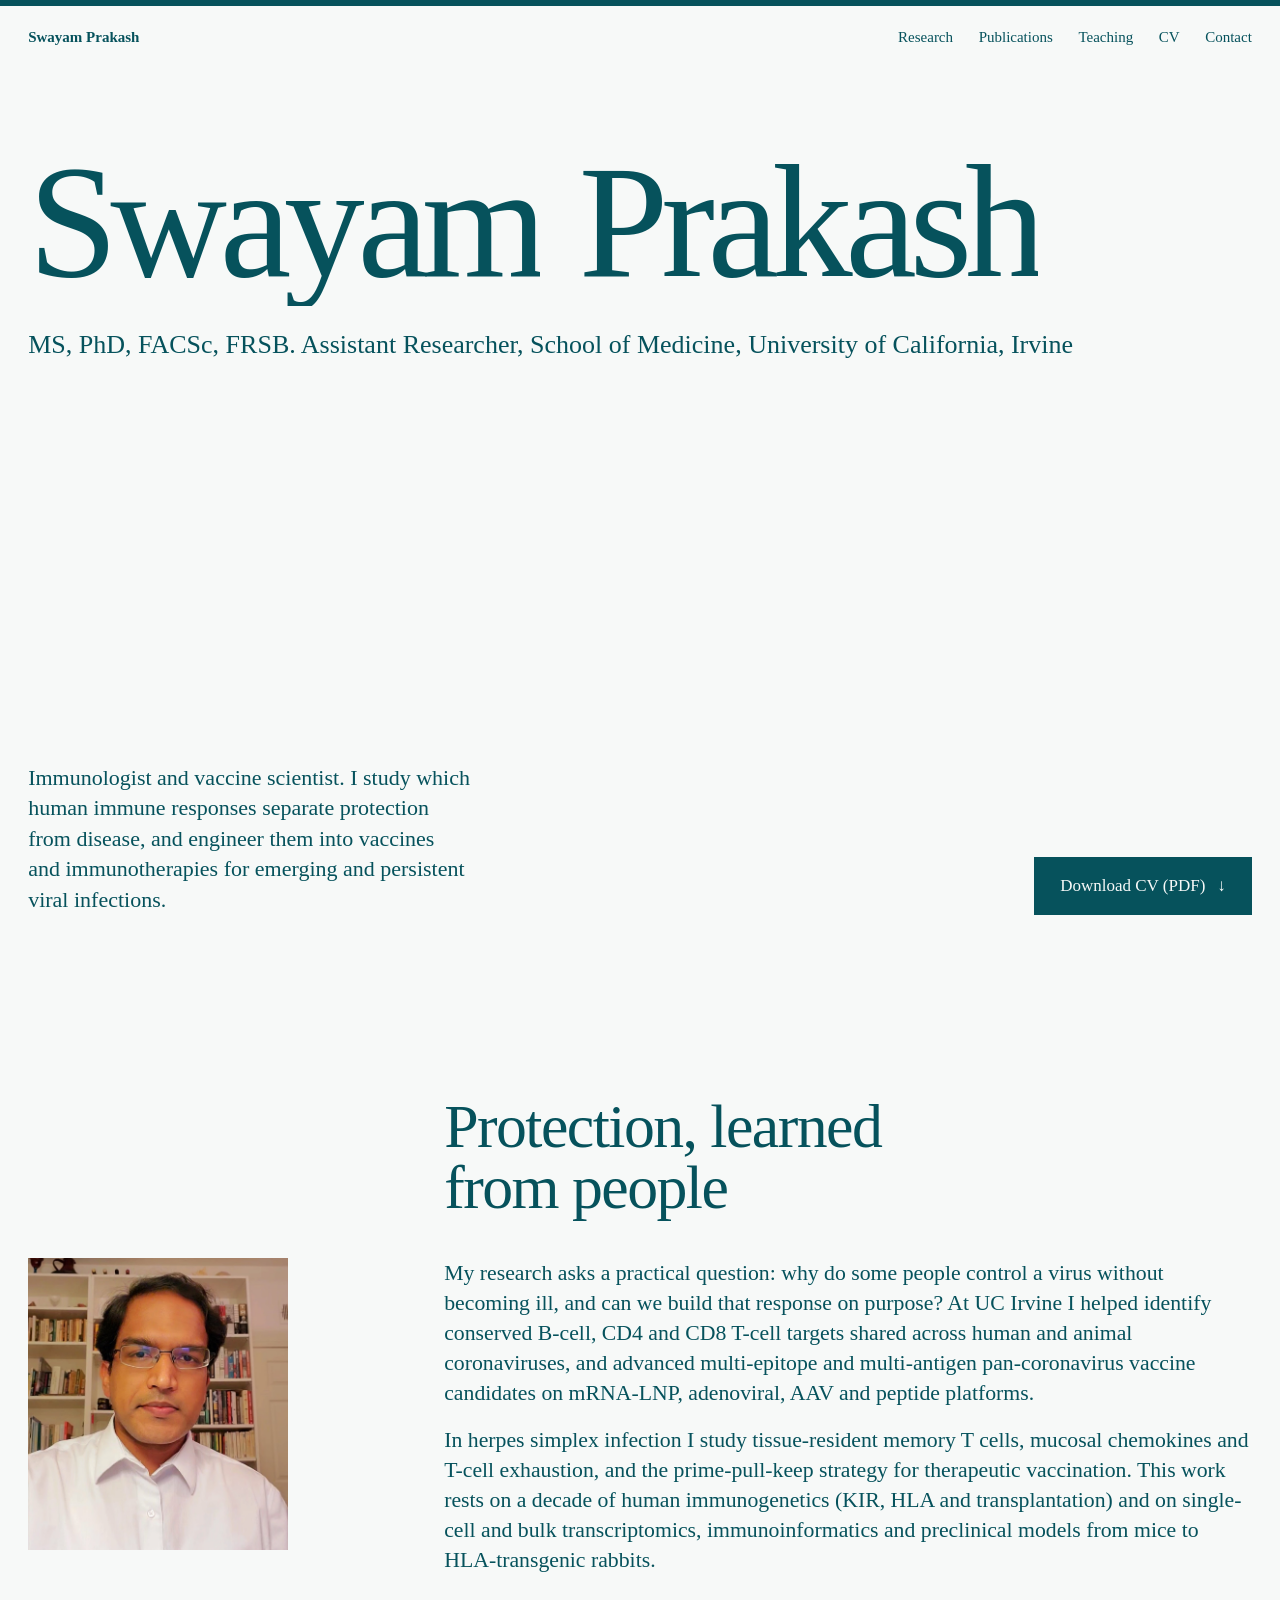
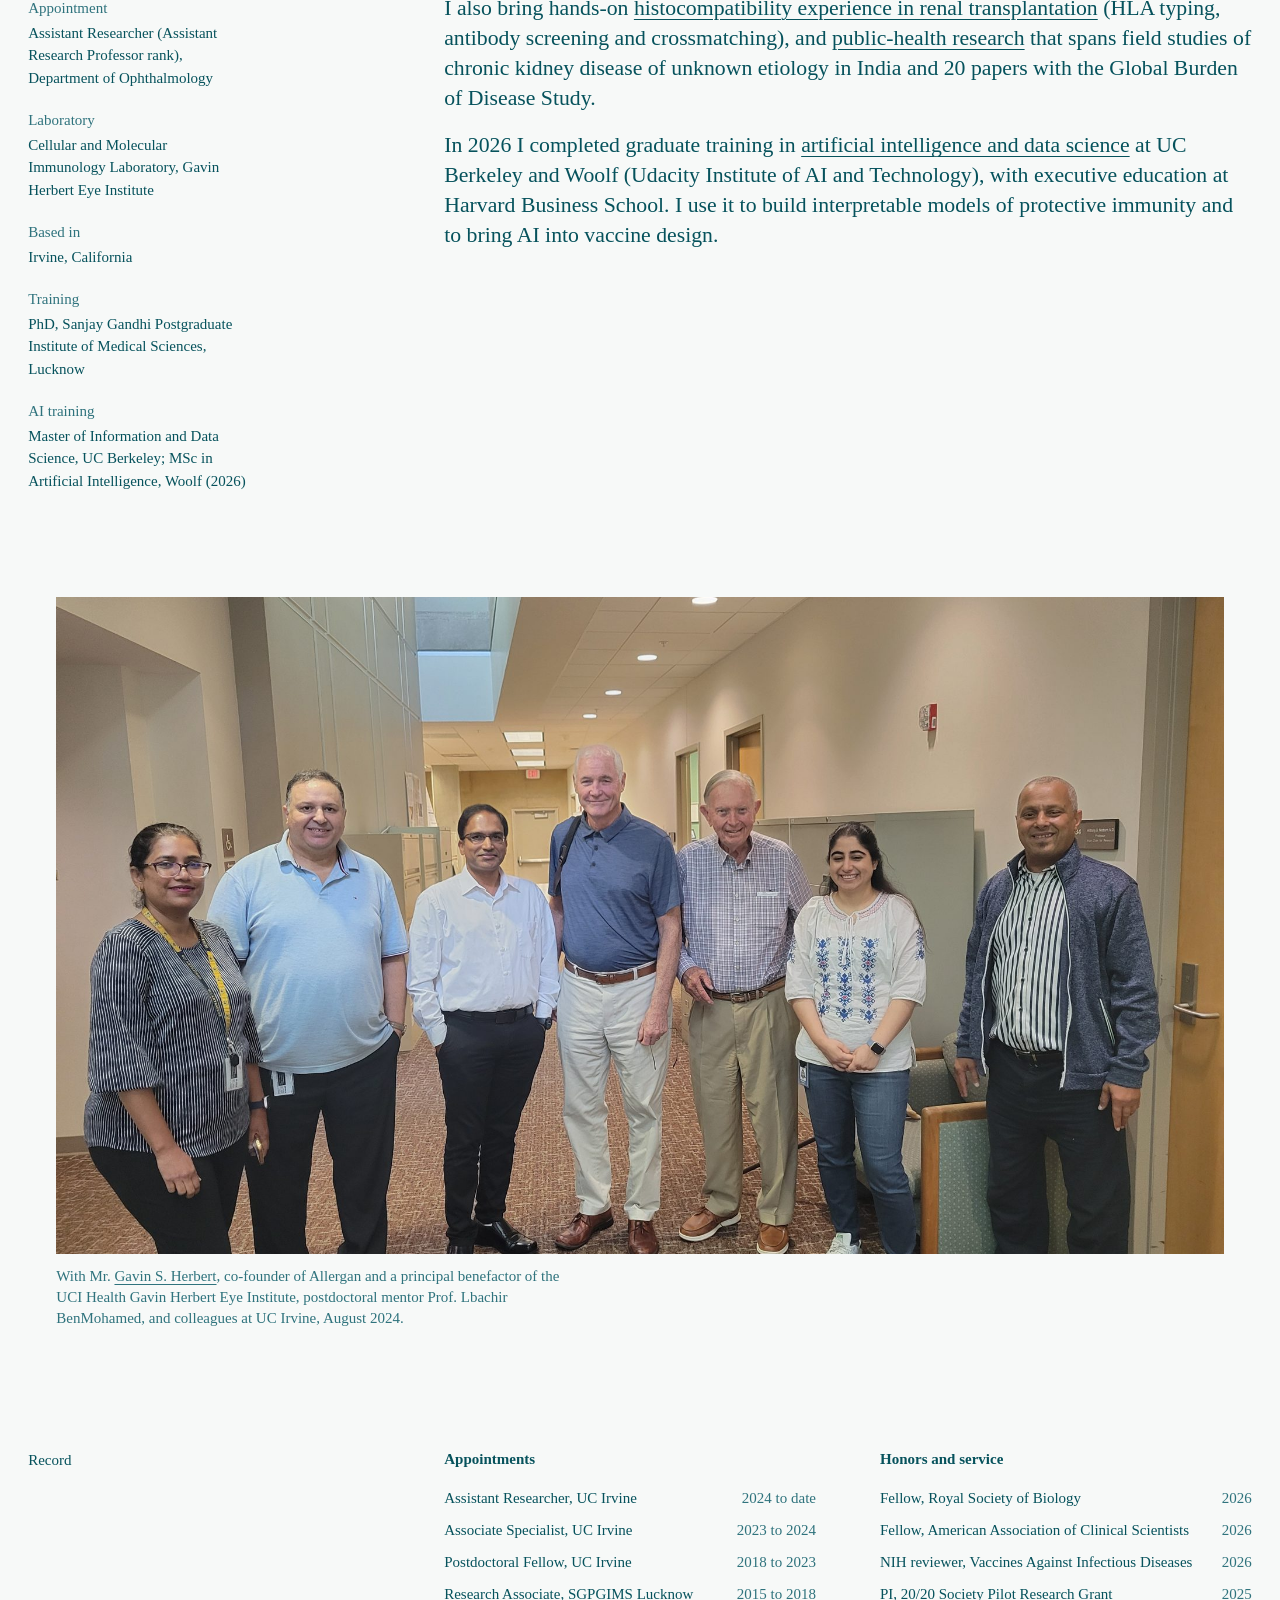
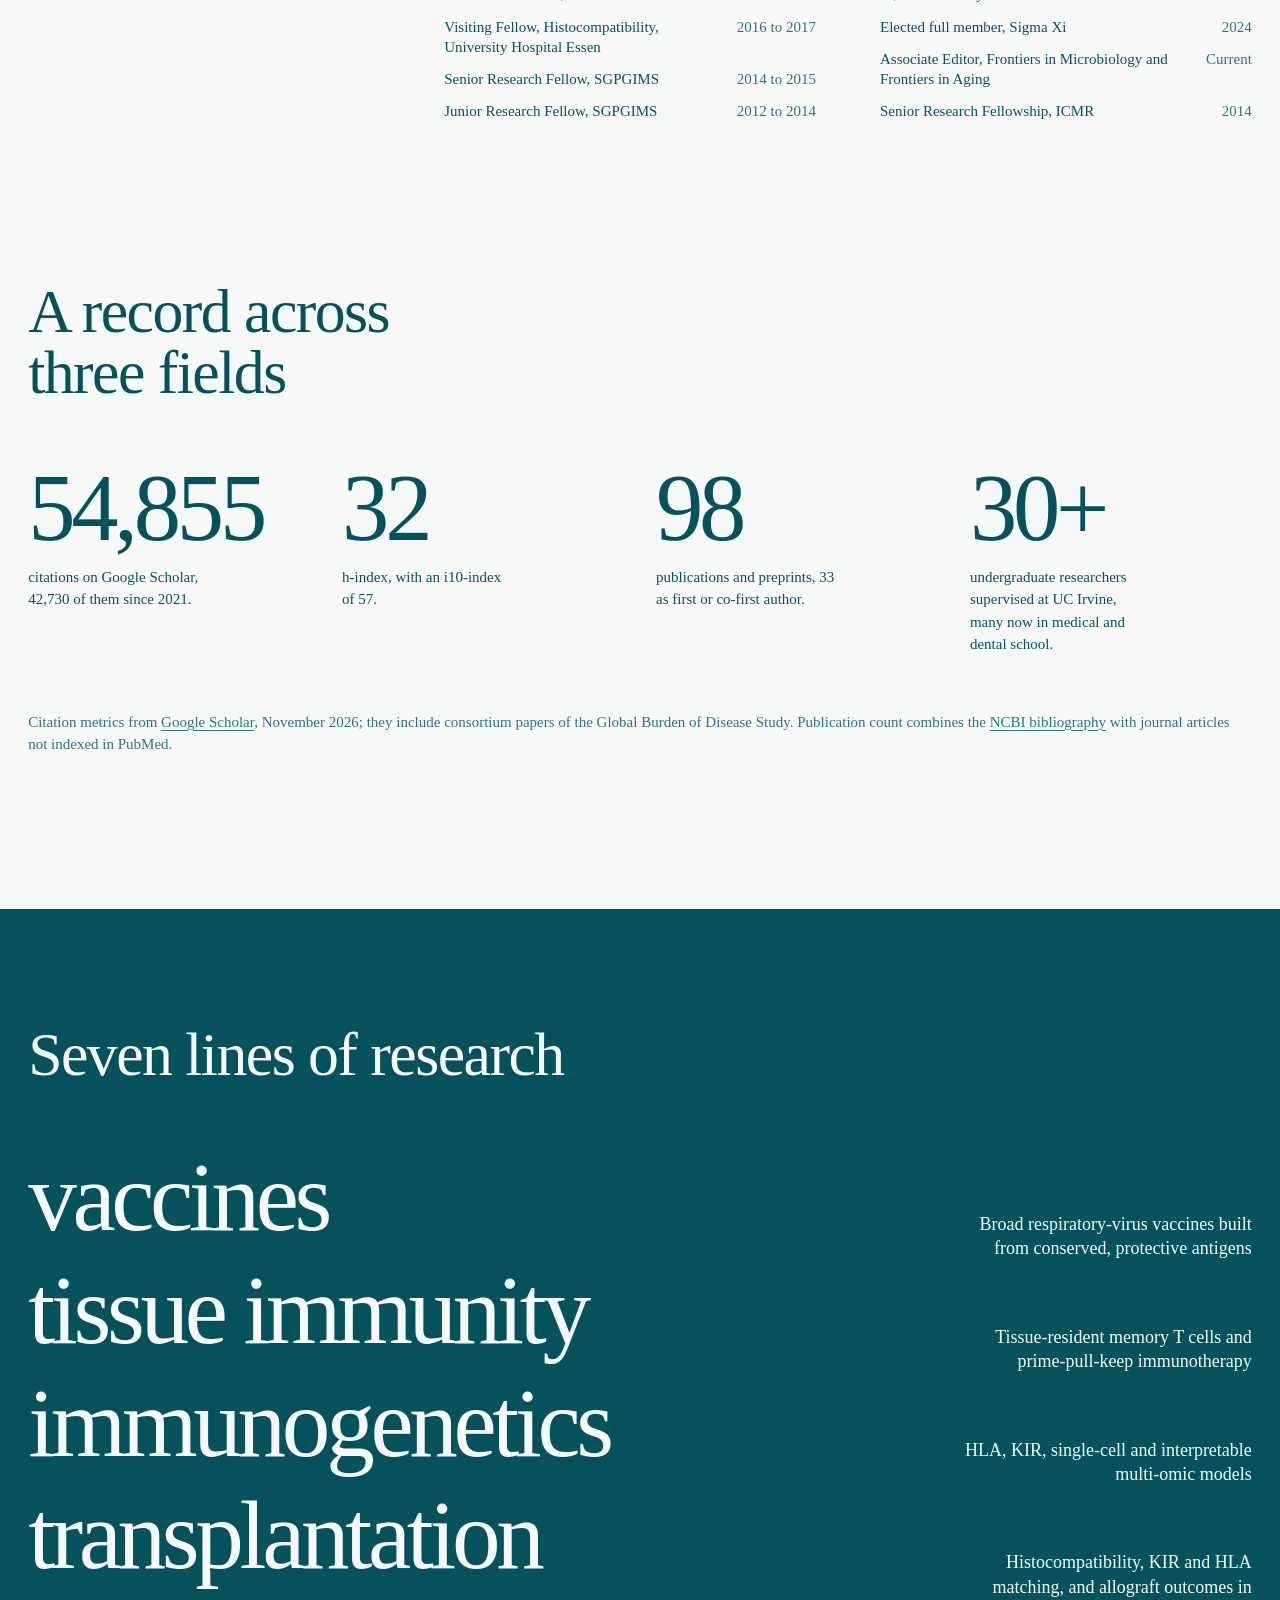
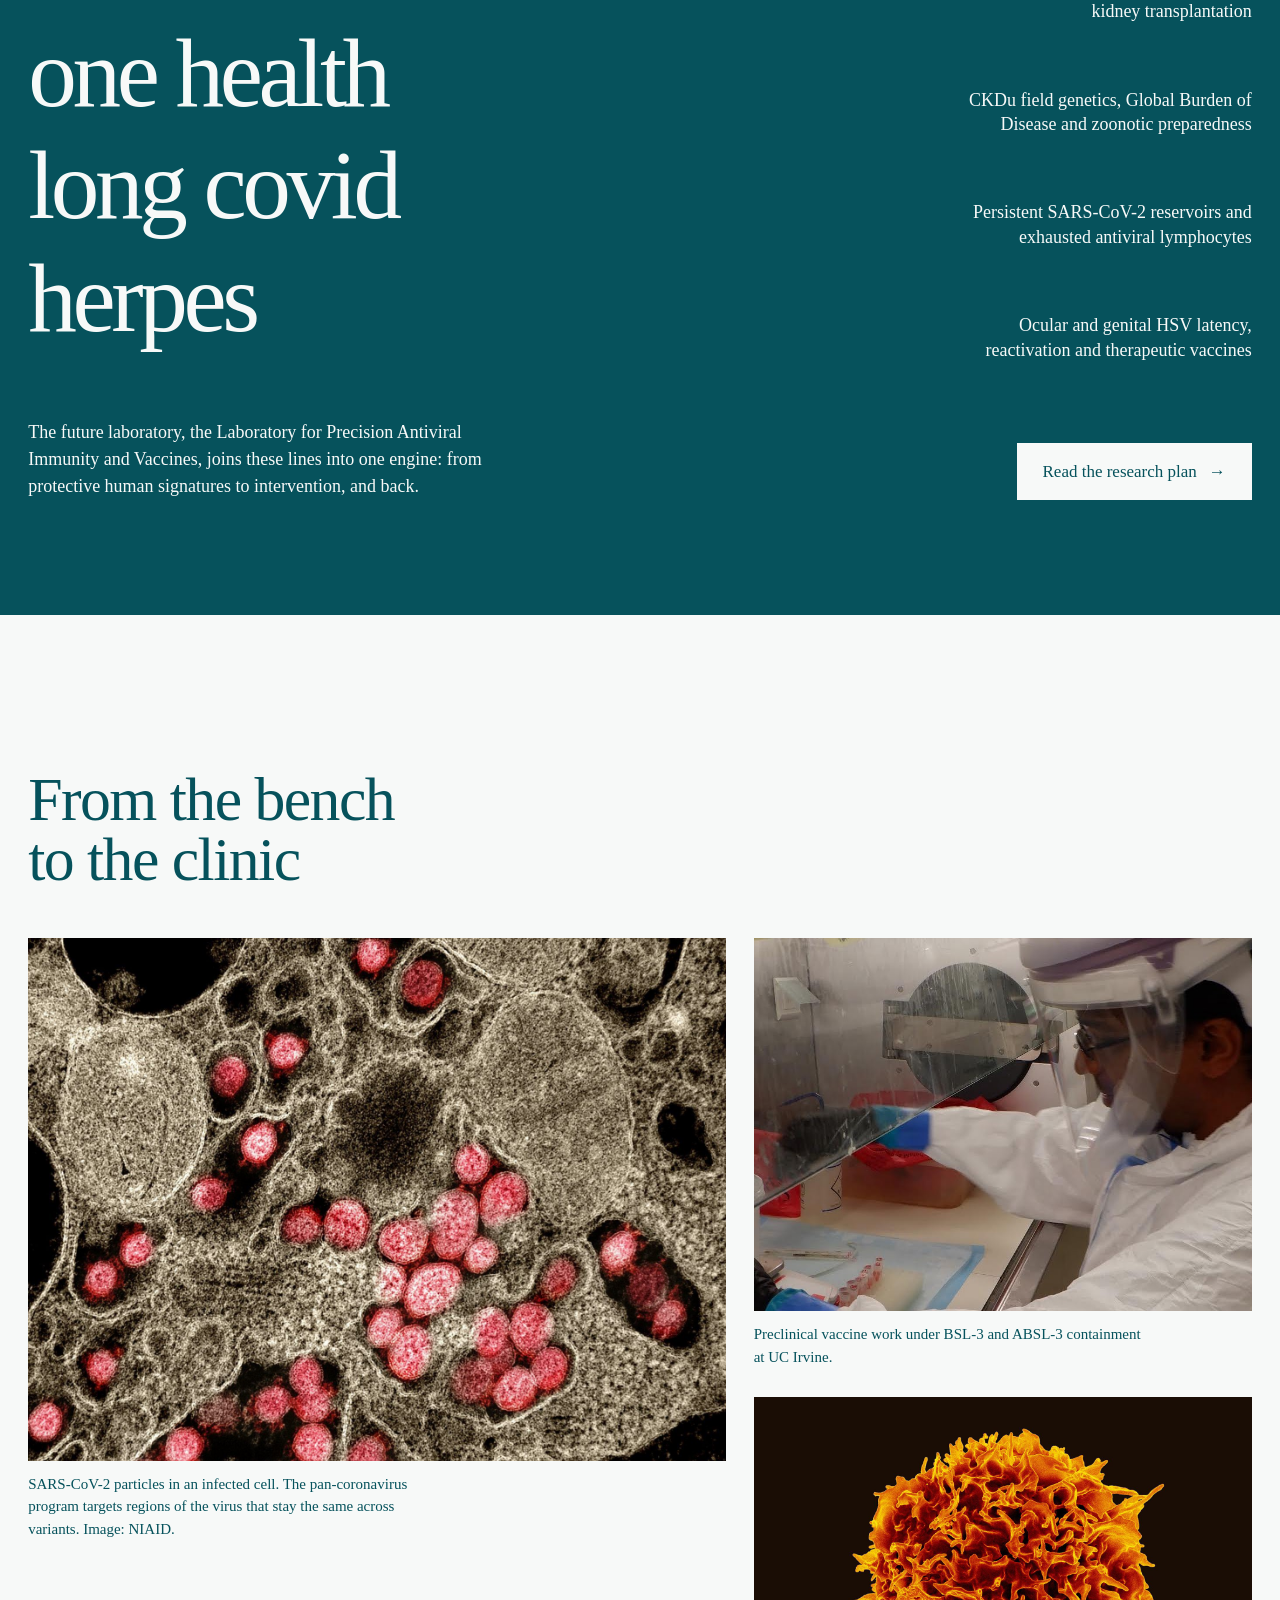
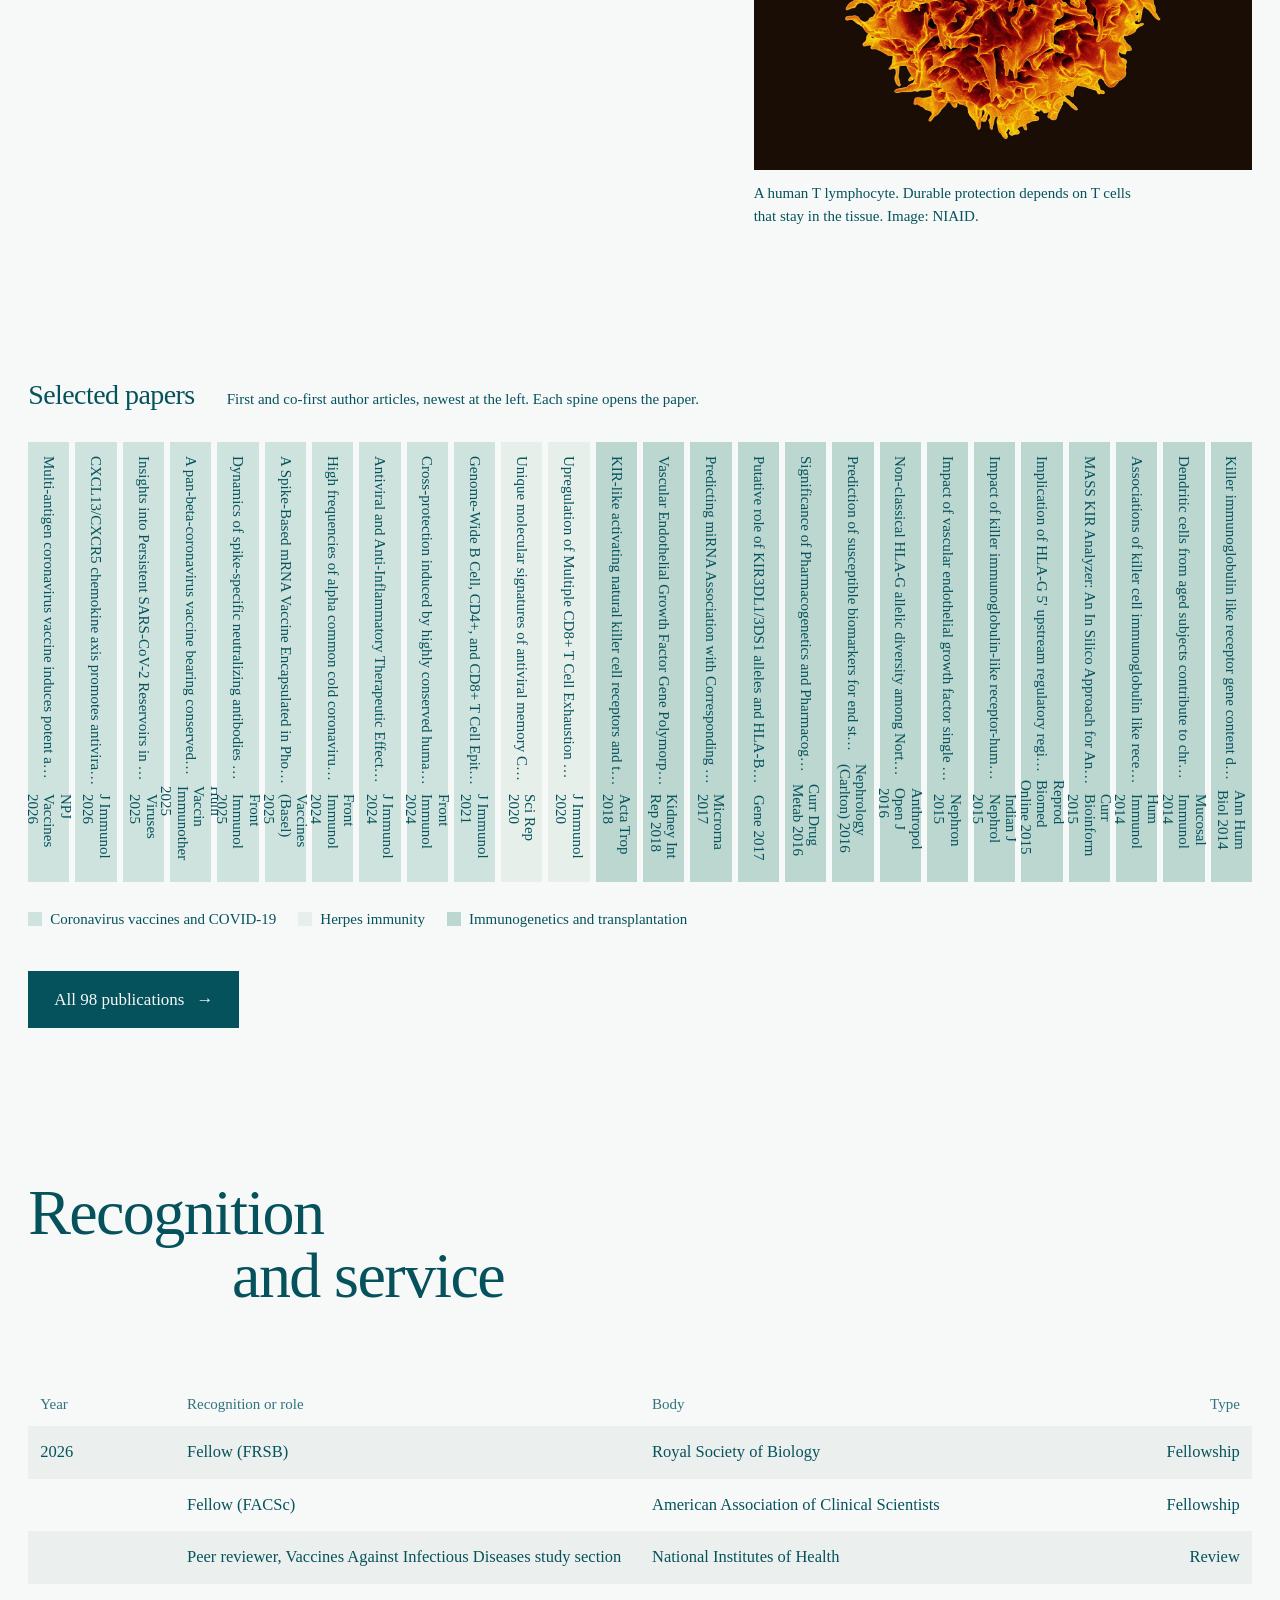
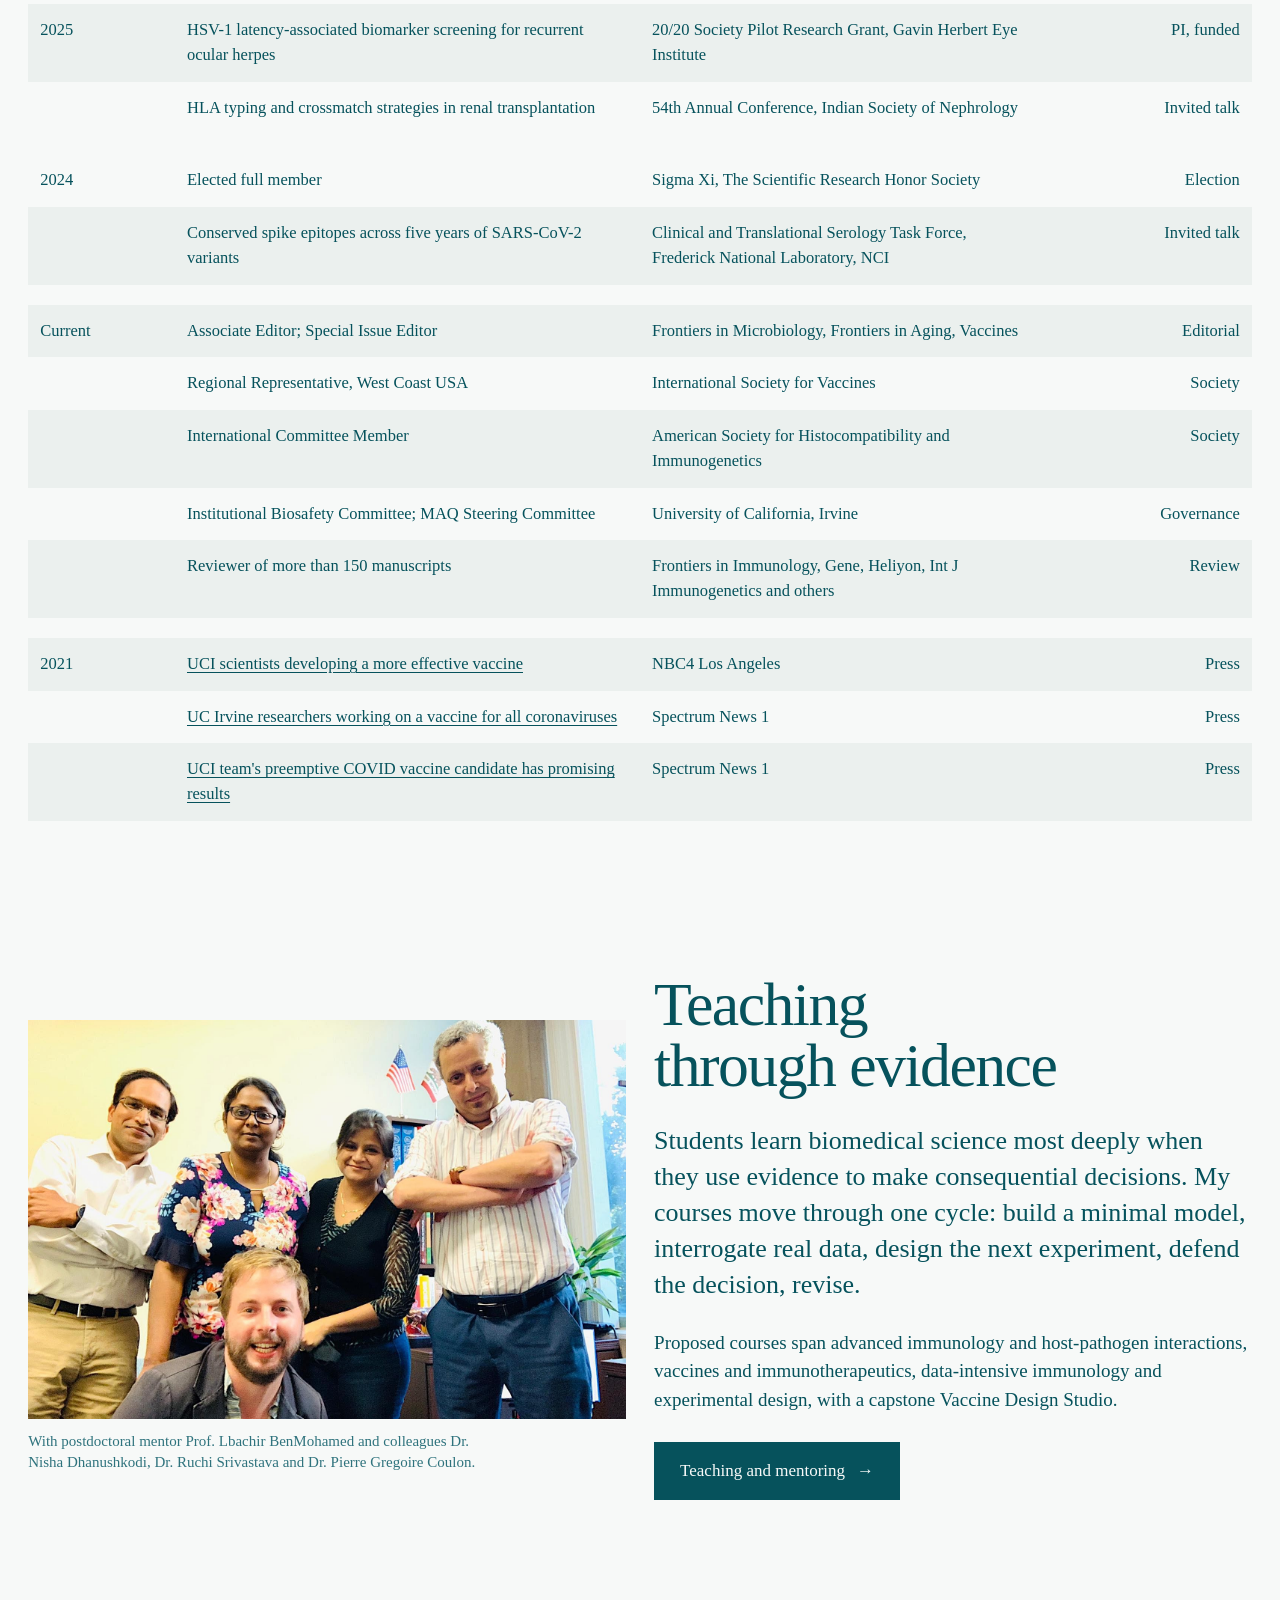
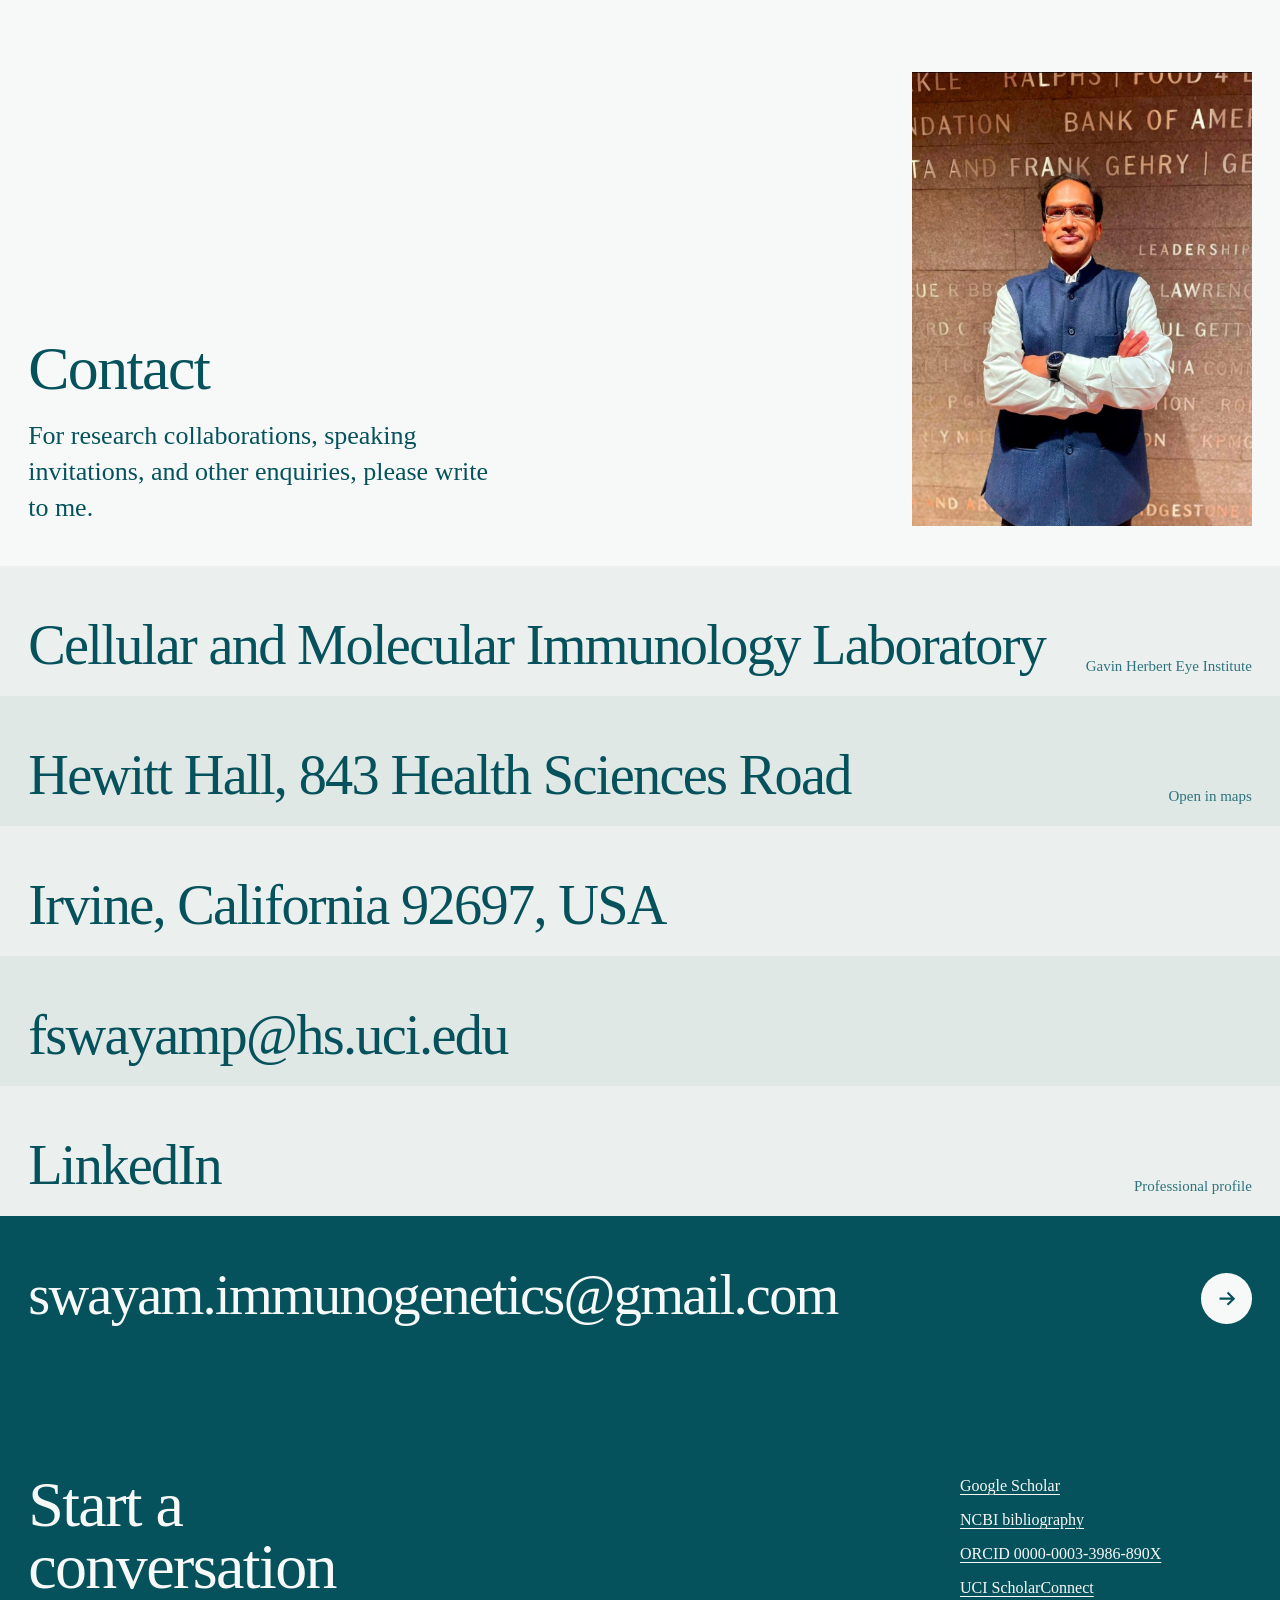
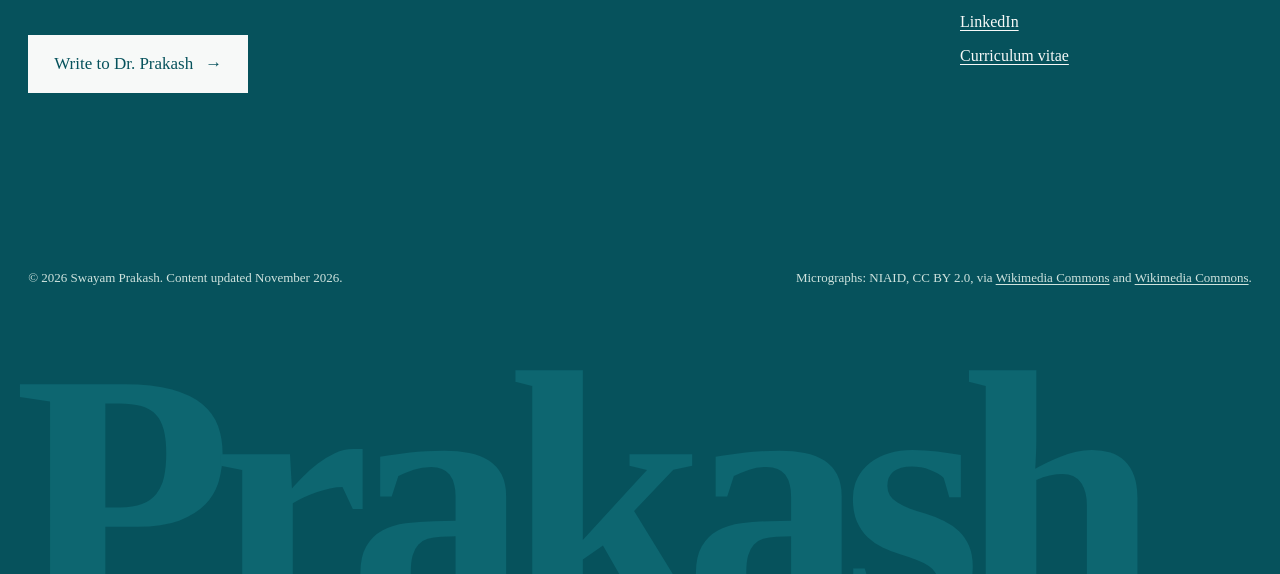
<file: index.html>
<!doctype html>
<html lang="en">
<head>
<meta charset="utf-8">
<meta name="viewport" content="width=device-width, initial-scale=1">
<title>Swayam Prakash, PhD | Immunologist and vaccine scientist, UC Irvine</title>
<meta name="description" content="Swayam Prakash, MS, PhD, FACSc, FRSB: immunologist and vaccine scientist at the University of California, Irvine, working on pan-coronavirus vaccines, tissue-resident T-cell immunity, herpes immunotherapy and human immunogenetics.">
<meta name="author" content="Swayam Prakash">
<meta property="og:title" content="Swayam Prakash, PhD | Immunologist and vaccine scientist, UC Irvine">
<meta property="og:description" content="Swayam Prakash, MS, PhD, FACSc, FRSB: immunologist and vaccine scientist at the University of California, Irvine, working on pan-coronavirus vaccines, tissue-resident T-cell immunity, herpes immunotherapy and human immunogenetics.">
<meta property="og:type" content="profile">
<meta property="og:image" content="https://www.swayamprakash.si/assets/img/portrait.jpg">
<meta property="og:url" content="https://www.swayamprakash.si/">
<link rel="canonical" href="https://www.swayamprakash.si/">
<link rel="icon" href="data:image/svg+xml,%3Csvg xmlns='http://www.w3.org/2000/svg' viewBox='0 0 64 64'%3E%3Crect width='64' height='64' fill='%2306525c'/%3E%3Ctext x='32' y='45' font-family='Georgia,serif' font-size='38' fill='%23f7f9f8' text-anchor='middle'%3ESP%3C/text%3E%3C/svg%3E">
<link rel="preconnect" href="https://api.fontshare.com">
<link rel="preconnect" href="https://cdn.fontshare.com" crossorigin>
<link href="https://api.fontshare.com/v2/css?f[]=erode@400,500,600&display=swap" rel="stylesheet">
<link rel="stylesheet" href="assets/style.css">
<script type="application/ld+json">{"@context": "https://schema.org", "@type": "Person", "name": "Swayam Prakash", "honorificSuffix": "MS, PhD, FACSc, FRSB", "jobTitle": "Assistant Researcher", "affiliation": {"@type": "Organization", "name": "University of California, Irvine, School of Medicine"}, "email": "swayam.immunogenetics@gmail.com", "url": "https://www.swayamprakash.si/", "sameAs": ["https://scholar.google.com/citations?user=gDxl3fYAAAAJ&hl=en", "https://orcid.org/0000-0003-3986-890X", "https://scholarconnect.uci.edu/fswayamp", "https://www.linkedin.com/in/swayam-prakash-ms-phd-frsb-b522a821a/"]}</script>
</head>
<body>
<a class="skip" href="#main">Skip to content</a>
<div class="topbar"></div>
<header class="nav">
  <a class="wordmark" href="index.html">Swayam Prakash</a>
  <nav aria-label="Main"><button class="menu-btn" type="button" aria-expanded="false">Menu</button><ul><li><a href="research.html">Research</a></li><li><a href="publications.html">Publications</a></li><li><a href="teaching.html">Teaching</a></li><li><a href="cv.html">CV</a></li><li><a href="index.html#contact">Contact</a></li></ul></nav>
</header>

<main id="main">
<section class="hero" style="padding-top:0">
  <div></div>
  <div>
    <h1 aria-label="Swayam Prakash"><span class="line"><span>Swayam</span></span><span class="line"><span>Prakash</span></span></h1>
    <p class="creds fade">MS, PhD, FACSc, FRSB. Assistant Researcher, School of Medicine, University of California, Irvine</p>
  </div>
  <div class="hero-foot fade">
    <p>Immunologist and vaccine scientist. I study which human immune responses separate protection from disease, and engineer them into vaccines and immunotherapies for emerging and persistent viral infections.</p>
    <a class="btn" href="assets/Swayam_Prakash_CV.pdf" download>Download CV (PDF) <span class="arr">&darr;</span></a>
  </div>
</section>

<section id="about" aria-labelledby="about-h">
  <div class="about-row">
    <h2 id="about-h" class="sec-title about-head rise">Protection, learned from people</h2>
  </div>
  <div class="about-row">
    <div class="about-side">
    <figure class="portrait rise"><img src="assets/img/portrait.jpg" width="1074" height="1210" alt="Portrait of Dr. Swayam Prakash"></figure>
    <dl class="facts" data-stagger>
      <div><dt>Appointment</dt><dd>Assistant Researcher (Assistant Research Professor rank), Department of Ophthalmology</dd></div>
      <div><dt>Laboratory</dt><dd>Cellular and Molecular Immunology Laboratory, Gavin Herbert Eye Institute</dd></div>
      <div><dt>Based in</dt><dd>Irvine, California</dd></div>
      <div><dt>Training</dt><dd>PhD, Sanjay Gandhi Postgraduate Institute of Medical Sciences, Lucknow</dd></div>
      <div><dt>AI training</dt><dd>Master of Information and Data Science, UC Berkeley; MSc in Artificial Intelligence, Woolf (2026)</dd></div>
    </dl>
    </div>
    <div class="about-para" data-stagger>
      <p>My research asks a practical question: why do some people control a virus without becoming ill, and can we build that response on purpose? At UC Irvine I helped identify conserved B-cell, CD4 and CD8 T-cell targets shared across human and animal coronaviruses, and advanced multi-epitope and multi-antigen pan-coronavirus vaccine candidates on mRNA-LNP, adenoviral, AAV and peptide platforms.</p>
      <p>In herpes simplex infection I study tissue-resident memory T cells, mucosal chemokines and T-cell exhaustion, and the prime-pull-keep strategy for therapeutic vaccination. This work rests on a decade of human immunogenetics (KIR, HLA and transplantation) and on single-cell and bulk transcriptomics, immunoinformatics and preclinical models from mice to HLA-transgenic rabbits.</p>
      <p>I also bring hands-on <a href="research.html#transplant">histocompatibility experience in renal transplantation</a> (HLA typing, antibody screening and crossmatching), and <a href="research.html#public-health">public-health research</a> that spans field studies of chronic kidney disease of unknown etiology in India and 20 papers with the Global Burden of Disease Study.</p>
      <p>In 2026 I completed graduate training in <a href="research.html#ai">artificial intelligence and data science</a> at UC Berkeley and Woolf (Udacity Institute of AI and Technology), with executive education at Harvard Business School. I use it to build interpretable models of protective immunity and to bring AI into vaccine design.</p>
    </div>
  </div>
  <figure class="feature rise"><img src="assets/img/gavin-herbert-benmohamed-2024.jpg" width="2000" height="1500" alt="Swayam Prakash with Gavin Herbert, Professor Lbachir BenMohamed and colleagues in a hallway at UC Irvine" loading="lazy"><figcaption>With Mr. <a href="https://www.chapman.edu/about/our-home/busts-collection/herbert.aspx" target="_blank" rel="noopener">Gavin S. Herbert</a>, co-founder of Allergan and a principal benefactor of the UCI Health Gavin Herbert Eye Institute, postdoctoral mentor Prof. Lbachir BenMohamed, and colleagues at UC Irvine, August 2024.</figcaption></figure>
  <div class="about-row record">
    <span class="label rise">Record</span>
    <div class="record-lists" data-stagger>
      <div>
        <h3>Appointments</h3>
        <ul>
          <li><span>Assistant Researcher, UC Irvine</span><span class="tnum">2024 to date</span></li>
          <li><span>Associate Specialist, UC Irvine</span><span class="tnum">2023 to 2024</span></li>
          <li><span>Postdoctoral Fellow, UC Irvine</span><span class="tnum">2018 to 2023</span></li>
          <li><span>Research Associate, SGPGIMS Lucknow</span><span class="tnum">2015 to 2018</span></li>
          <li><span>Visiting Fellow, Histocompatibility, University Hospital Essen</span><span class="tnum">2016 to 2017</span></li>
          <li><span>Senior Research Fellow, SGPGIMS</span><span class="tnum">2014 to 2015</span></li>
          <li><span>Junior Research Fellow, SGPGIMS</span><span class="tnum">2012 to 2014</span></li>
        </ul>
      </div>
      <div>
        <h3>Honors and service</h3>
        <ul>
          <li><span>Fellow, Royal Society of Biology</span><span class="tnum">2026</span></li>
          <li><span>Fellow, American Association of Clinical Scientists</span><span class="tnum">2026</span></li>
          <li><span>NIH reviewer, Vaccines Against Infectious Diseases</span><span class="tnum">2026</span></li>
          <li><span>PI, 20/20 Society Pilot Research Grant</span><span class="tnum">2025</span></li>
          <li><span>Elected full member, Sigma Xi</span><span class="tnum">2024</span></li>
          <li><span>Associate Editor, Frontiers in Microbiology and Frontiers in Aging</span><span class="tnum">Current</span></li>
          <li><span>Senior Research Fellowship, ICMR</span><span class="tnum">2014</span></li>
        </ul>
      </div>
    </div>
  </div>
</section>

<section aria-labelledby="num-h">
  <h2 id="num-h" class="sec-title rise">A record across three fields</h2>
  <div class="numbers" data-stagger>
    <div><div class="n tnum">54,855</div><p>citations on Google Scholar, 42,730 of them since 2021.</p></div>
    <div><div class="n tnum">32</div><p>h-index, with an i10-index of 57.</p></div>
    <div><div class="n tnum">98</div><p>publications and preprints, 33 as first or co-first author.</p></div>
    <div><div class="n tnum">30+</div><p>undergraduate researchers supervised at UC Irvine, many now in medical and dental school.</p></div>
  </div>
  <p class="numbers-note rise">Citation metrics from <a href="https://scholar.google.com/citations?user=gDxl3fYAAAAJ&hl=en" target="_blank" rel="noopener">Google Scholar</a>, November 2026; they include consortium papers of the Global Burden of Disease Study. Publication count combines the <a href="https://www.ncbi.nlm.nih.gov/myncbi/a.b.2/bibliography/public/" target="_blank" rel="noopener">NCBI bibliography</a> with journal articles not indexed in PubMed.</p>
</section>

<div class="field poster">
  <section style="padding-top:clamp(80px,9vw,140px)" aria-labelledby="lines-h">
    <h2 id="lines-h" class="sec-title rise">Seven lines of research</h2>
    <ol data-stagger>
      <li><a href="research.html#thrust-1"><span class="w">vaccines</span><span class="d">Broad respiratory-virus vaccines built from conserved, protective antigens</span></a></li>
      <li><a href="research.html#thrust-2"><span class="w">tissue immunity</span><span class="d">Tissue-resident memory T cells and prime-pull-keep immunotherapy</span></a></li>
      <li><a href="research.html#thrust-3"><span class="w">immunogenetics</span><span class="d">HLA, KIR, single-cell and interpretable multi-omic models</span></a></li>
      <li><a href="research.html#transplant"><span class="w">transplantation</span><span class="d">Histocompatibility, KIR and HLA matching, and allograft outcomes in kidney transplantation</span></a></li>
      <li><a href="research.html#public-health"><span class="w">one health</span><span class="d">CKDu field genetics, Global Burden of Disease and zoonotic preparedness</span></a></li>
      <li><a href="publications.html?theme=corona"><span class="w">long covid</span><span class="d">Persistent SARS-CoV-2 reservoirs and exhausted antiviral lymphocytes</span></a></li>
      <li><a href="publications.html?theme=herpes"><span class="w">herpes</span><span class="d">Ocular and genital HSV latency, reactivation and therapeutic vaccines</span></a></li>
    </ol>
    <div class="after rise">
      <p>The future laboratory, the Laboratory for Precision Antiviral Immunity and Vaccines, joins these lines into one engine: from protective human signatures to intervention, and back.</p>
      <a class="btn on-field" href="research.html">Read the research plan <span class="arr">&rarr;</span></a>
    </div>
  </section>
</div>

<section aria-labelledby="pic-h">
  <h2 id="pic-h" class="sec-title rise" style="margin-bottom:48px">From the bench to the clinic</h2>
  <div class="pictures">
    <figure class="big rise slowzoom"><img src="assets/img/sarscov2.jpg" width="1600" height="1600" alt="Transmission electron micrograph of SARS-CoV-2 virus particles, coloured red, inside an infected cell" loading="lazy"><figcaption>SARS-CoV-2 particles in an infected cell. The pan-coronavirus program targets regions of the virus that stay the same across variants. Image: NIAID.</figcaption></figure>
    <div class="stack" data-stagger>
      <figure><img src="assets/img/lab-bsl.jpg" width="1138" height="639" alt="Swayam Prakash in protective equipment working inside a biosafety cabinet" loading="lazy"><figcaption>Preclinical vaccine work under BSL-3 and ABSL-3 containment at UC Irvine.</figcaption></figure>
      <figure><img src="assets/img/tcell.jpg" width="1600" height="1200" alt="Scanning electron micrograph of a human T lymphocyte" loading="lazy"><figcaption>A human T lymphocyte. Durable protection depends on T cells that stay in the tissue. Image: NIAID.</figcaption></figure>
    </div>
  </div>
</section>

<section aria-labelledby="shelf-h">
  <div class="shelf-head rise">
    <h2 id="shelf-h">Selected papers</h2>
    <p>First and co-first author articles, newest at the left. Each spine opens the paper.</p>
  </div>
  <div class="shelf rise" id="shelf" aria-label="Selected first and co-first author papers"></div>
  <div class="shelf-key rise">
    <span style="--c:var(--hl-corona)">Coronavirus vaccines and COVID-19</span>
    <span style="--c:var(--hl-herpes)">Herpes immunity</span>
    <span style="--c:var(--hl-genetics)">Immunogenetics and transplantation</span>
  </div>
  <div class="shelf-more rise"><a class="btn" href="publications.html">All 98 publications <span class="arr">&rarr;</span></a></div>
</section>

<section aria-labelledby="rec-h">
  <h2 id="rec-h" class="rec-head rise">Recognition<span class="l2">and service</span></h2>
  <div class="table-wrap rise">
  <table class="rec">
    <thead><tr><th scope="col">Year</th><th scope="col">Recognition or role</th><th scope="col">Body</th><th scope="col" style="text-align:right">Type</th></tr></thead>
    <tbody>
      <tr><td class="yr">2026</td><td class="ttl">Fellow (FRSB)</td><td class="body">Royal Society of Biology</td><td class="role">Fellowship</td></tr>
      <tr><td class="yr"></td><td class="ttl">Fellow (FACSc)</td><td class="body">American Association of Clinical Scientists</td><td class="role">Fellowship</td></tr>
      <tr><td class="yr"></td><td class="ttl">Peer reviewer, Vaccines Against Infectious Diseases study section</td><td class="body">National Institutes of Health</td><td class="role">Review</td></tr>
      <tr class="gap"><td colspan="4"></td></tr>
      <tr><td class="yr">2025</td><td class="ttl">HSV-1 latency-associated biomarker screening for recurrent ocular herpes</td><td class="body">20/20 Society Pilot Research Grant, Gavin Herbert Eye Institute</td><td class="role">PI, funded</td></tr>
      <tr><td class="yr"></td><td class="ttl">HLA typing and crossmatch strategies in renal transplantation</td><td class="body">54th Annual Conference, Indian Society of Nephrology</td><td class="role">Invited talk</td></tr>
      <tr class="gap"><td colspan="4"></td></tr>
      <tr><td class="yr">2024</td><td class="ttl">Elected full member</td><td class="body">Sigma Xi, The Scientific Research Honor Society</td><td class="role">Election</td></tr>
      <tr><td class="yr"></td><td class="ttl">Conserved spike epitopes across five years of SARS-CoV-2 variants</td><td class="body">Clinical and Translational Serology Task Force, Frederick National Laboratory, NCI</td><td class="role">Invited talk</td></tr>
      <tr class="gap"><td colspan="4"></td></tr>
      <tr><td class="yr">Current</td><td class="ttl">Associate Editor; Special Issue Editor</td><td class="body">Frontiers in Microbiology, Frontiers in Aging, Vaccines</td><td class="role">Editorial</td></tr>
      <tr><td class="yr"></td><td class="ttl">Regional Representative, West Coast USA</td><td class="body">International Society for Vaccines</td><td class="role">Society</td></tr>
      <tr><td class="yr"></td><td class="ttl">International Committee Member</td><td class="body">American Society for Histocompatibility and Immunogenetics</td><td class="role">Society</td></tr>
      <tr><td class="yr"></td><td class="ttl">Institutional Biosafety Committee; MAQ Steering Committee</td><td class="body">University of California, Irvine</td><td class="role">Governance</td></tr>
      <tr><td class="yr"></td><td class="ttl">Reviewer of more than 150 manuscripts</td><td class="body">Frontiers in Immunology, Gene, Heliyon, Int J Immunogenetics and others</td><td class="role">Review</td></tr>
      <tr class="gap"><td colspan="4"></td></tr>
      <tr><td class="yr">2021</td><td class="ttl"><a href="https://www.nbclosangeles.com/on-air/uci-scientists-developing-more-effective-vaccine/2510578/" target="_blank" rel="noopener">UCI scientists developing a more effective vaccine</a></td><td class="body">NBC4 Los Angeles</td><td class="role">Press</td></tr>
      <tr><td class="yr"></td><td class="ttl"><a href="https://spectrumnews1.com/ca/orange-county/health/2021/01/28/uc-irvine-researchers-working-on-a-vaccine-for-all-coronaviruses" target="_blank" rel="noopener">UC Irvine researchers working on a vaccine for all coronaviruses</a></td><td class="body">Spectrum News 1</td><td class="role">Press</td></tr>
      <tr><td class="yr"></td><td class="ttl"><a href="https://spectrumnews1.com/ca/la-west/coronavirus/2021/12/26/uci-team-s-preemptive-covid-vaccine-candidate-has-promising-results" target="_blank" rel="noopener">UCI team's preemptive COVID vaccine candidate has promising results</a></td><td class="body">Spectrum News 1</td><td class="role">Press</td></tr>
    </tbody>
  </table>
  </div>
</section>

<section aria-labelledby="teach-h">
  <div class="band-grid">
    <figure class="rise slowzoom" style="margin:0"><img src="assets/img/team.jpg" width="1600" height="1200" alt="Swayam Prakash with Professor Lbachir BenMohamed, Dr. Nisha Dhanushkodi, Dr. Ruchi Srivastava and Dr. Pierre Gregoire Coulon" loading="lazy"><figcaption>With postdoctoral mentor Prof. Lbachir BenMohamed and colleagues Dr. Nisha Dhanushkodi, Dr. Ruchi Srivastava and Dr. Pierre Gregoire Coulon.</figcaption></figure>
    <div data-stagger>
      <h2 id="teach-h" class="sec-title" style="margin-bottom:28px">Teaching through evidence</h2>
      <p style="font-size:var(--step-lead);line-height:1.38">Students learn biomedical science most deeply when they use evidence to make consequential decisions. My courses move through one cycle: build a minimal model, interrogate real data, design the next experiment, defend the decision, revise.</p>
      <p>Proposed courses span advanced immunology and host-pathogen interactions, vaccines and immunotherapeutics, data-intensive immunology and experimental design, with a capstone Vaccine Design Studio.</p>
      <p style="margin-top:28px"><a class="btn" href="teaching.html">Teaching and mentoring <span class="arr">&rarr;</span></a></p>
    </div>
  </div>
</section>

<section class="contact" id="contact" aria-labelledby="contact-h">
  <div class="contact-head">
    <div>
      <h2 id="contact-h" class="sec-title rise">Contact</h2>
      <p class="rise">For research collaborations, speaking invitations, and other enquiries, please write to me.</p>
    </div>
    <figure class="rise"><img src="assets/img/portrait-contact.jpg" width="1080" height="1440" alt="Portrait of Dr. Swayam Prakash" loading="lazy"></figure>
  </div>
  <div class="rows" data-stagger>
    <div class="row"><span class="main">Cellular and Molecular Immunology Laboratory</span><span class="small">Gavin Herbert Eye Institute</span></div>
    <a href="https://maps.google.com/?q=843+Health+Sciences+Road+Irvine+CA+92697" target="_blank" rel="noopener"><span class="main">Hewitt Hall, 843 Health Sciences Road</span><span class="small">Open in maps</span></a>
    <div class="row"><span class="main">Irvine, California 92697, USA</span></div>
    <a href="mailto:fswayamp@hs.uci.edu"><span class="main">fswayamp@hs.uci.edu</span></a>
    <a href="https://www.linkedin.com/in/swayam-prakash-ms-phd-frsb-b522a821a/" target="_blank" rel="noopener"><span class="main">LinkedIn</span><span class="small">Professional profile</span></a>
    <a class="greet" href="mailto:swayam.immunogenetics@gmail.com"><span class="main">swayam.immunogenetics@gmail.com</span><span class="round"><svg viewBox="0 0 24 24" aria-hidden="true" fill="none" stroke="currentColor" stroke-width="2.4"><path d="M4 12h15M13 5l7 7-7 7"/></svg></span></a>
  </div>
</section>
</main>

<footer class="close" id="footer">
  <div class="top">
    <div>
      <h2>Start a<br>conversation</h2>
      <a class="btn on-field" href="mailto:swayam.immunogenetics@gmail.com?subject=Faculty%20position%20enquiry">Write to Dr. Prakash <span class="arr">&rarr;</span></a>
    </div>
    <ul aria-label="Profiles">
      <li><a href="https://scholar.google.com/citations?user=gDxl3fYAAAAJ&hl=en" target="_blank" rel="noopener">Google Scholar</a></li>
      <li><a href="https://www.ncbi.nlm.nih.gov/myncbi/a.b.2/bibliography/public/" target="_blank" rel="noopener">NCBI bibliography</a></li>
      <li><a href="https://orcid.org/0000-0003-3986-890X" target="_blank" rel="noopener">ORCID 0000-0003-3986-890X</a></li>
      <li><a href="https://scholarconnect.uci.edu/fswayamp" target="_blank" rel="noopener">UCI ScholarConnect</a></li>
      <li><a href="https://www.linkedin.com/in/swayam-prakash-ms-phd-frsb-b522a821a/" target="_blank" rel="noopener">LinkedIn</a></li>
      <li><a href="cv.html">Curriculum vitae</a></li>
    </ul>
  </div>
  <div class="legal">
    <span>&copy; 2026 Swayam Prakash. Content updated November 2026.</span>
    <span>Micrographs: NIAID, CC BY 2.0, via <a href="https://commons.wikimedia.org/w/index.php?curid=87960895" target="_blank" rel="noopener">Wikimedia Commons</a> and <a href="https://commons.wikimedia.org/w/index.php?curid=131842045" target="_blank" rel="noopener">Wikimedia Commons</a>.</span>
  </div>
  <div class="crop" aria-hidden="true">Prakash</div>
</footer>
<script src="assets/pubs.js"></script>
<script src="assets/main.js"></script>
</body>
</html>
</file>
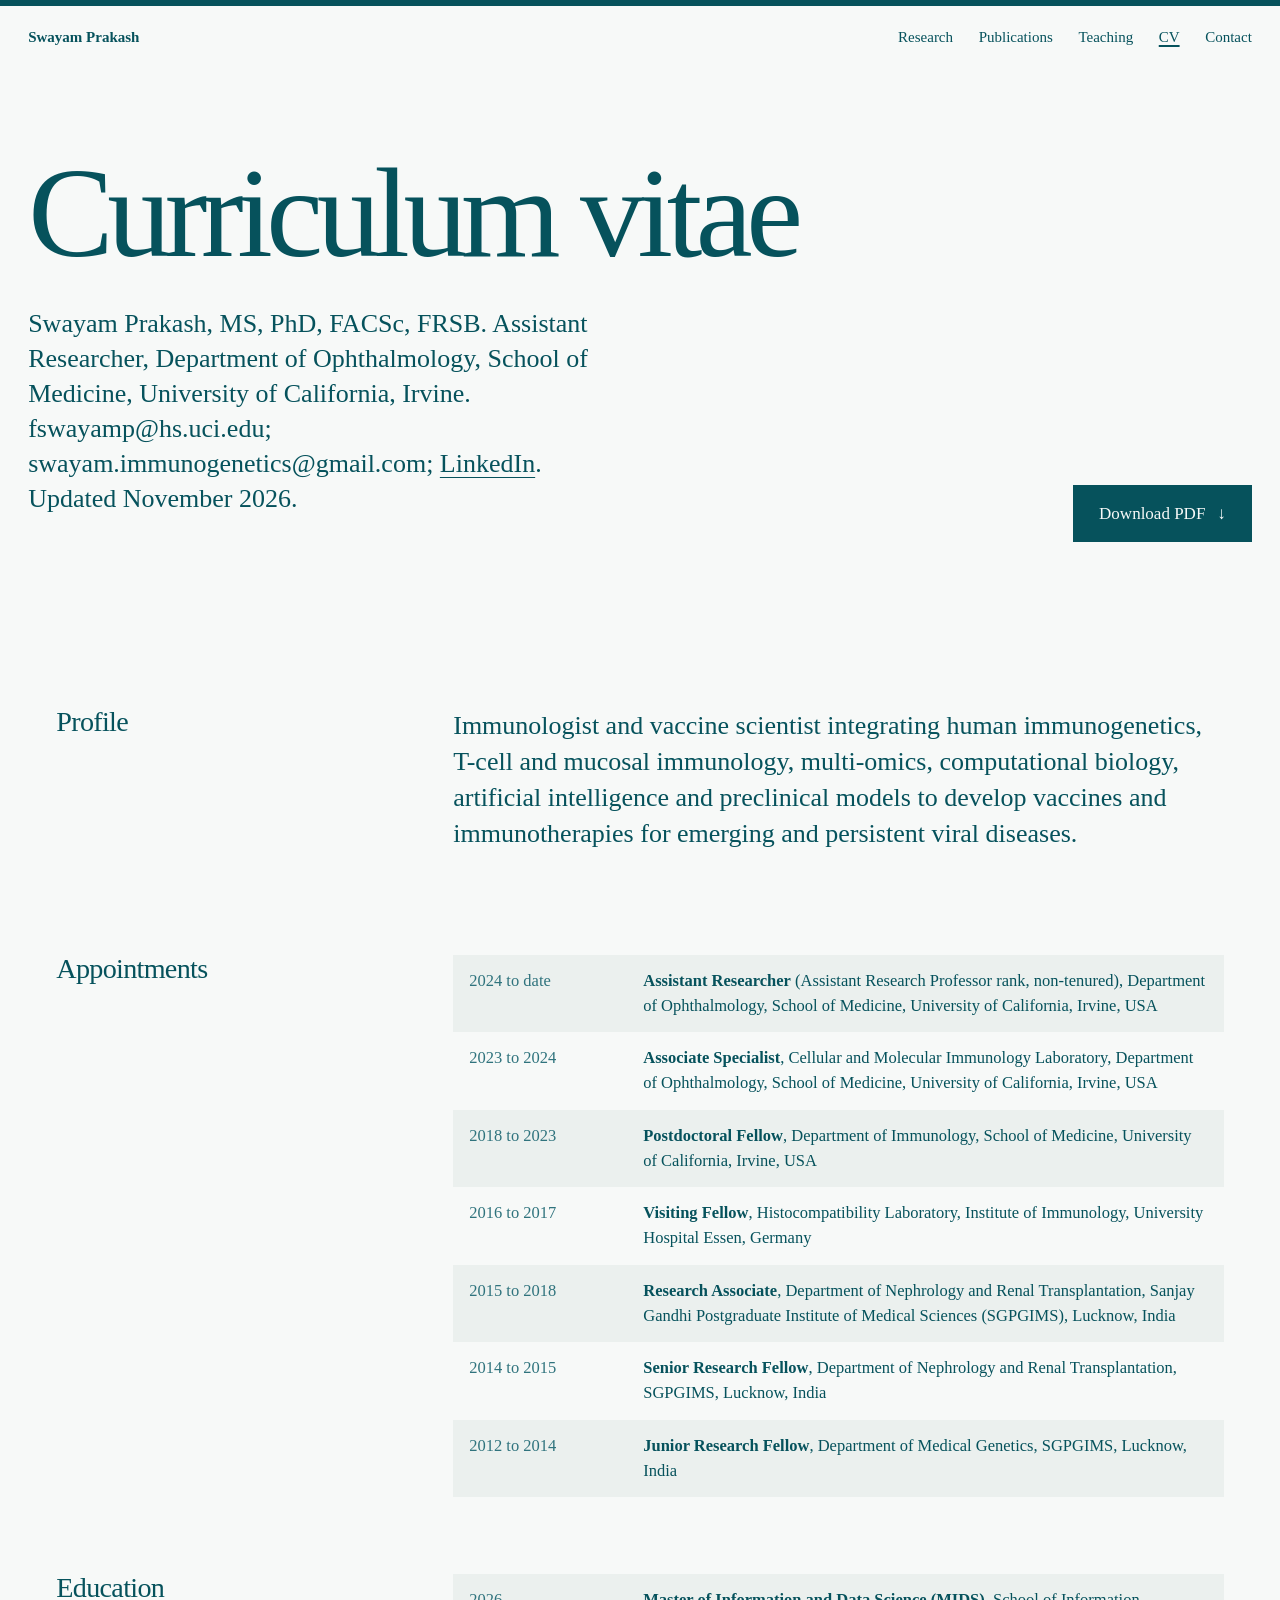
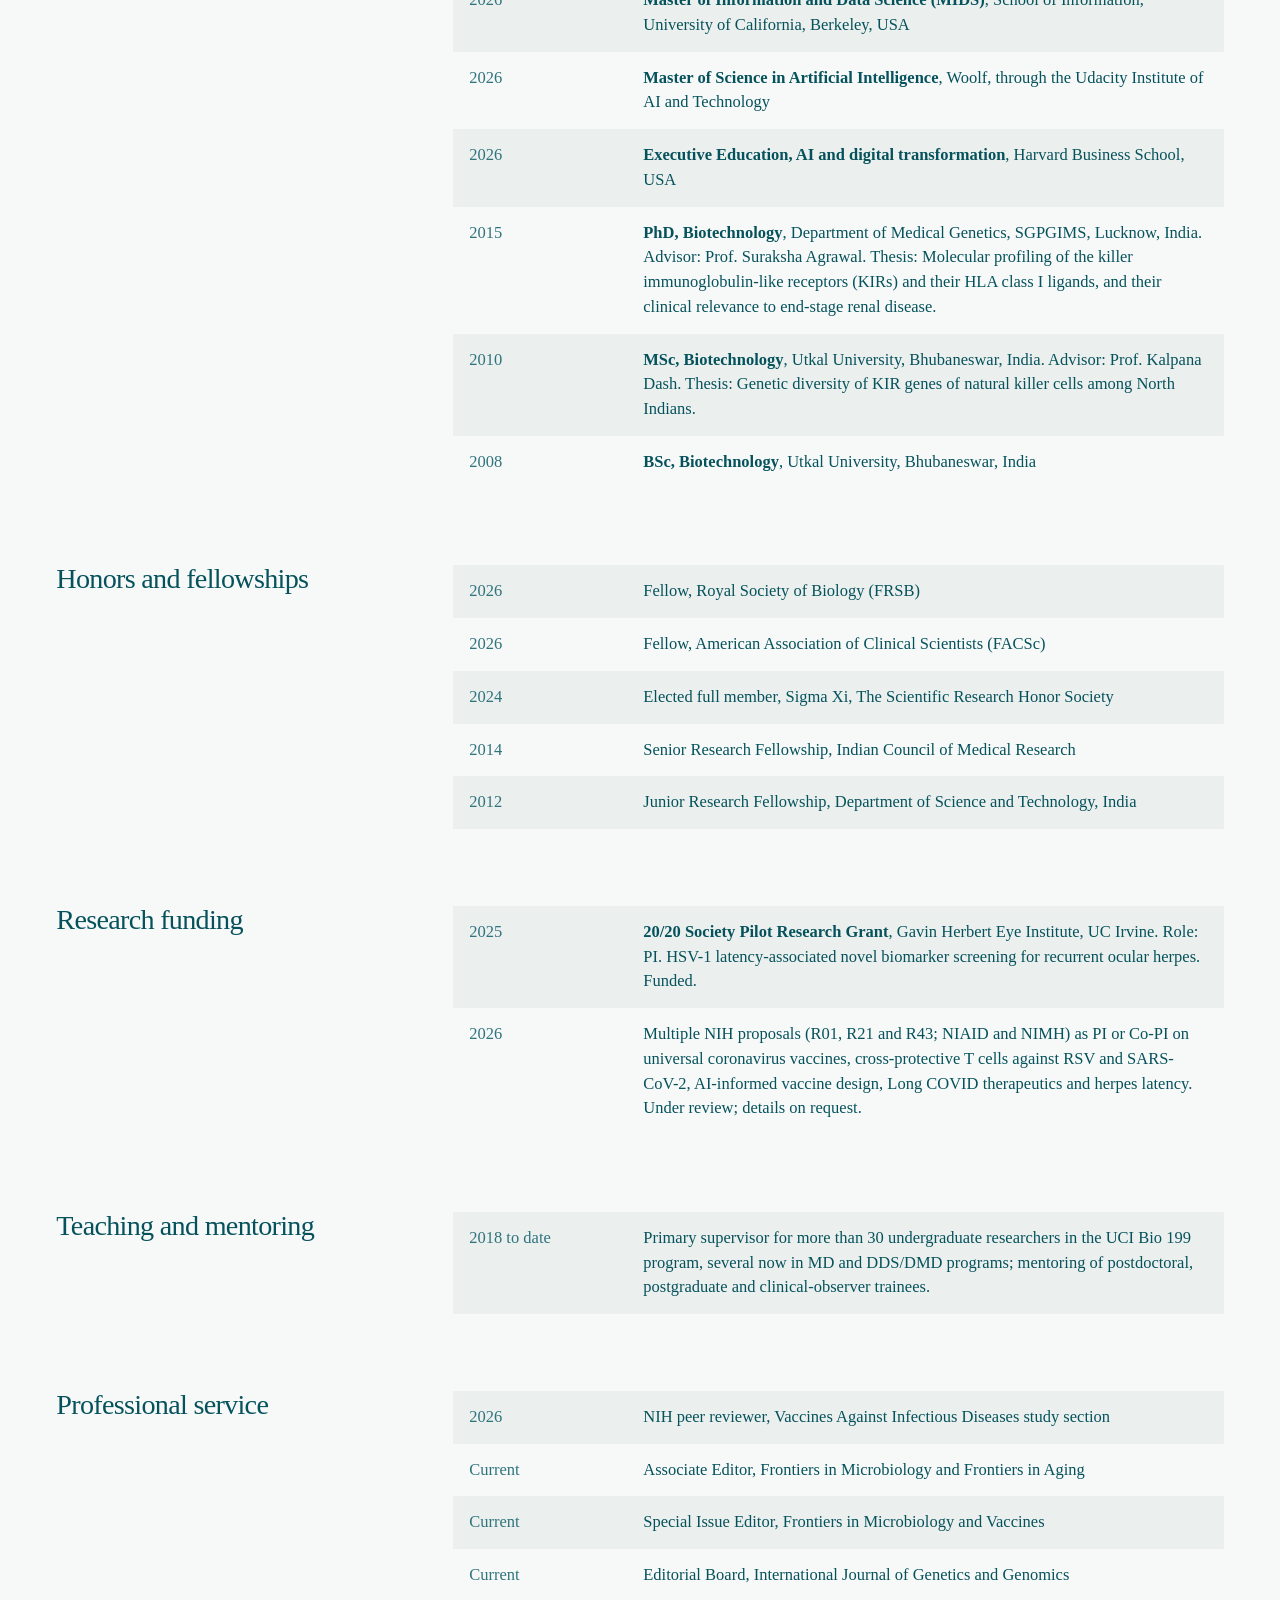
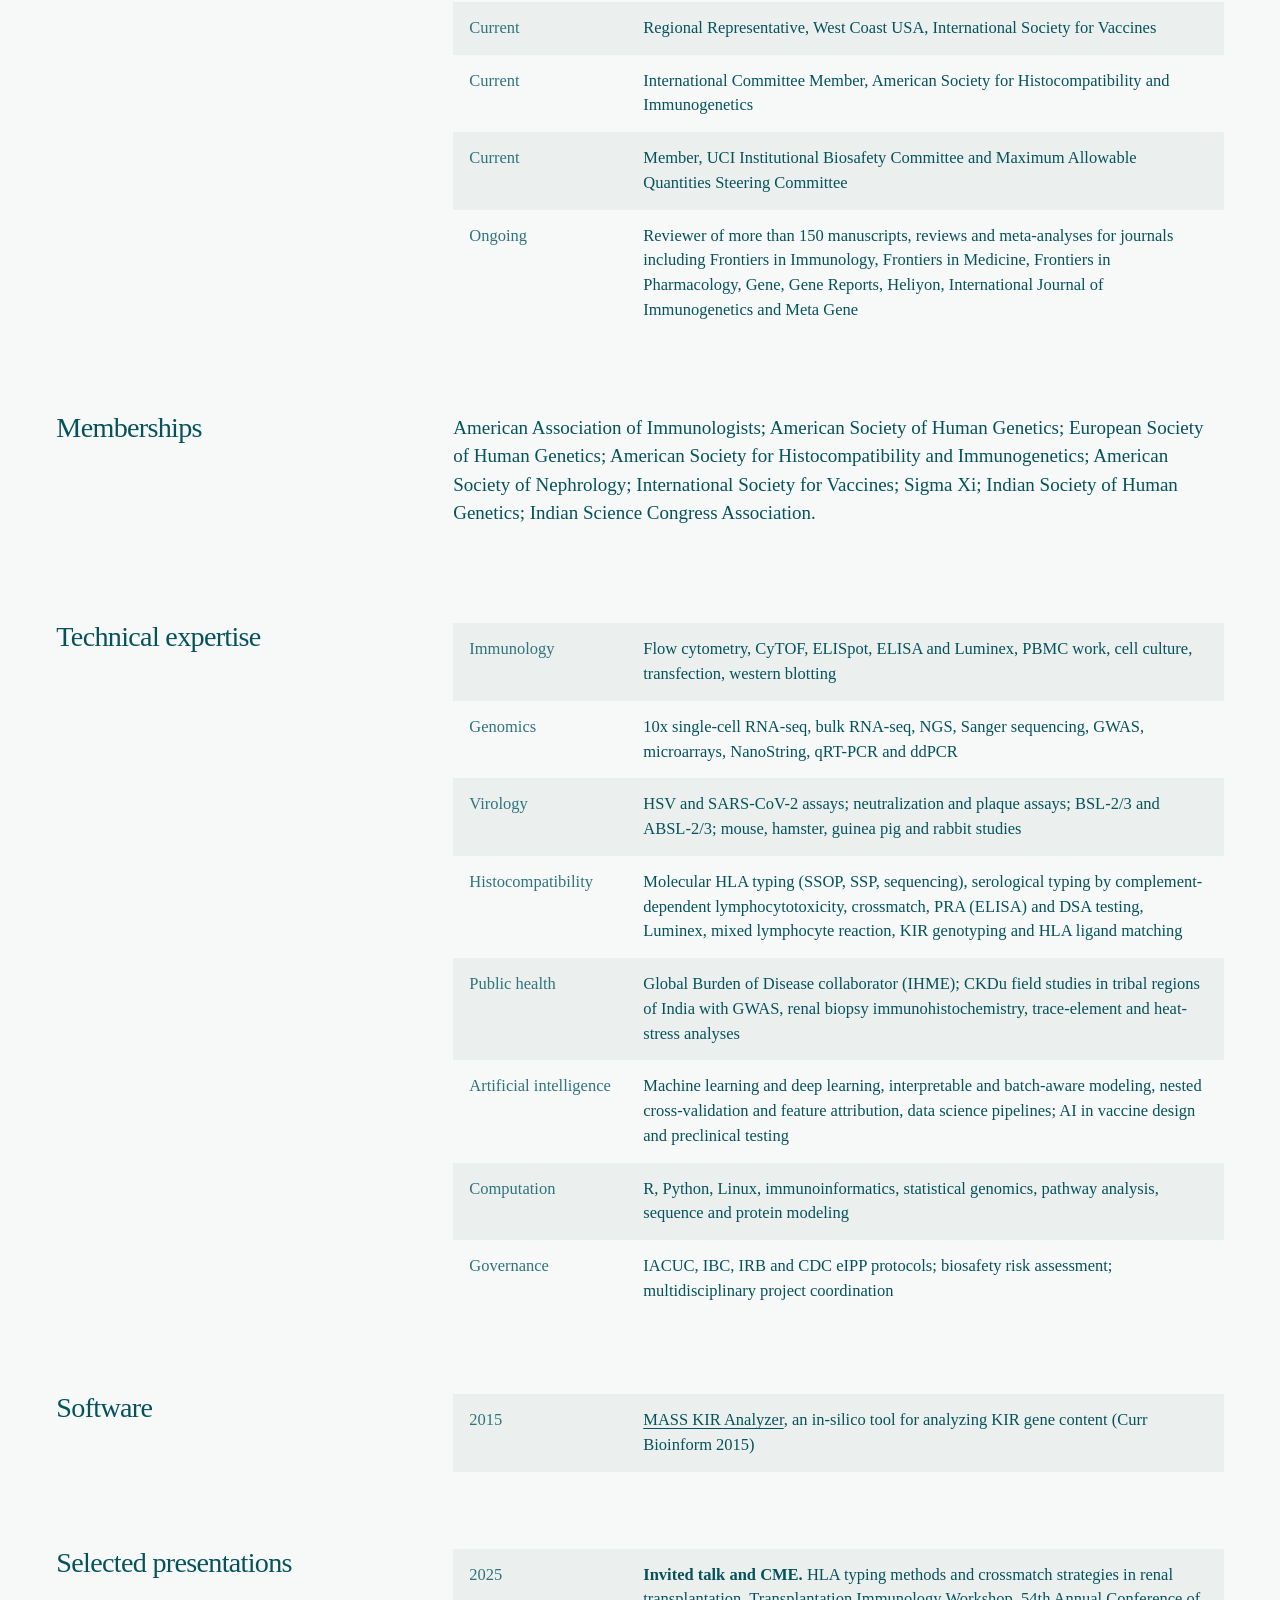
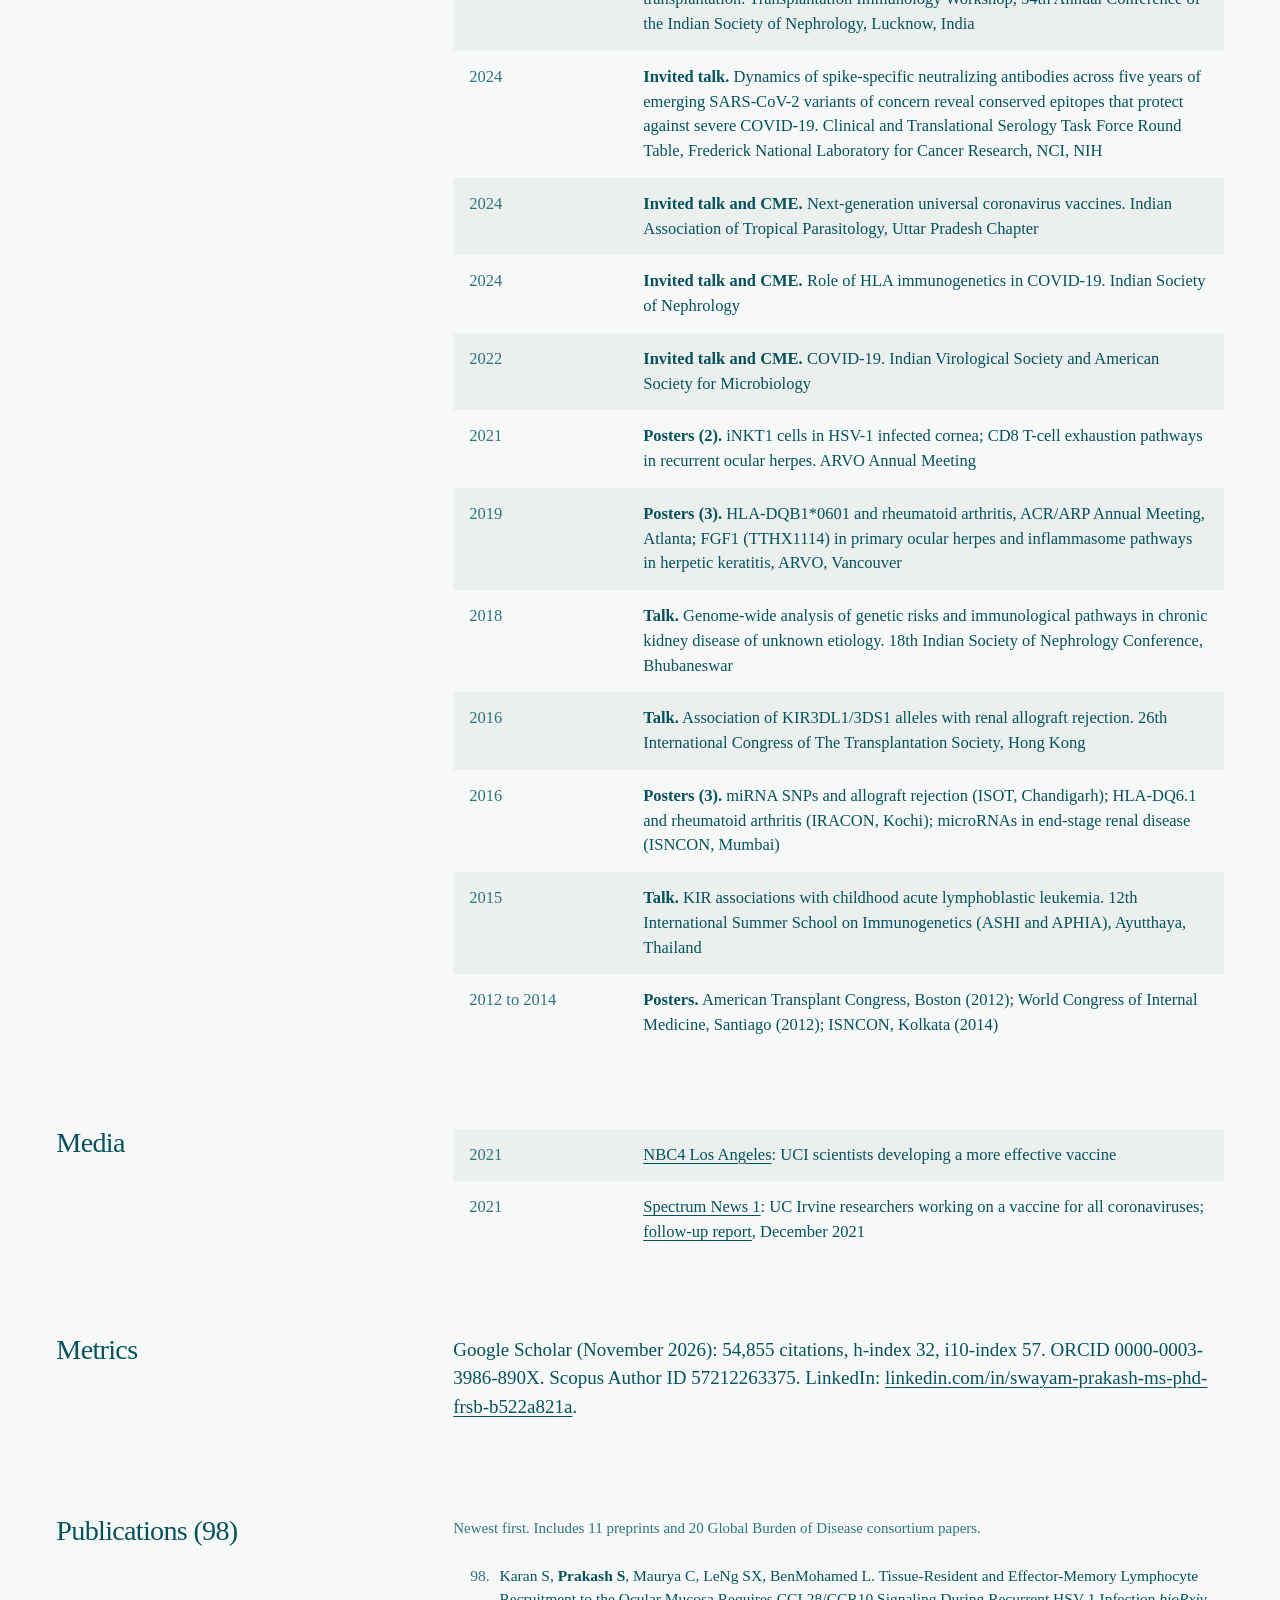
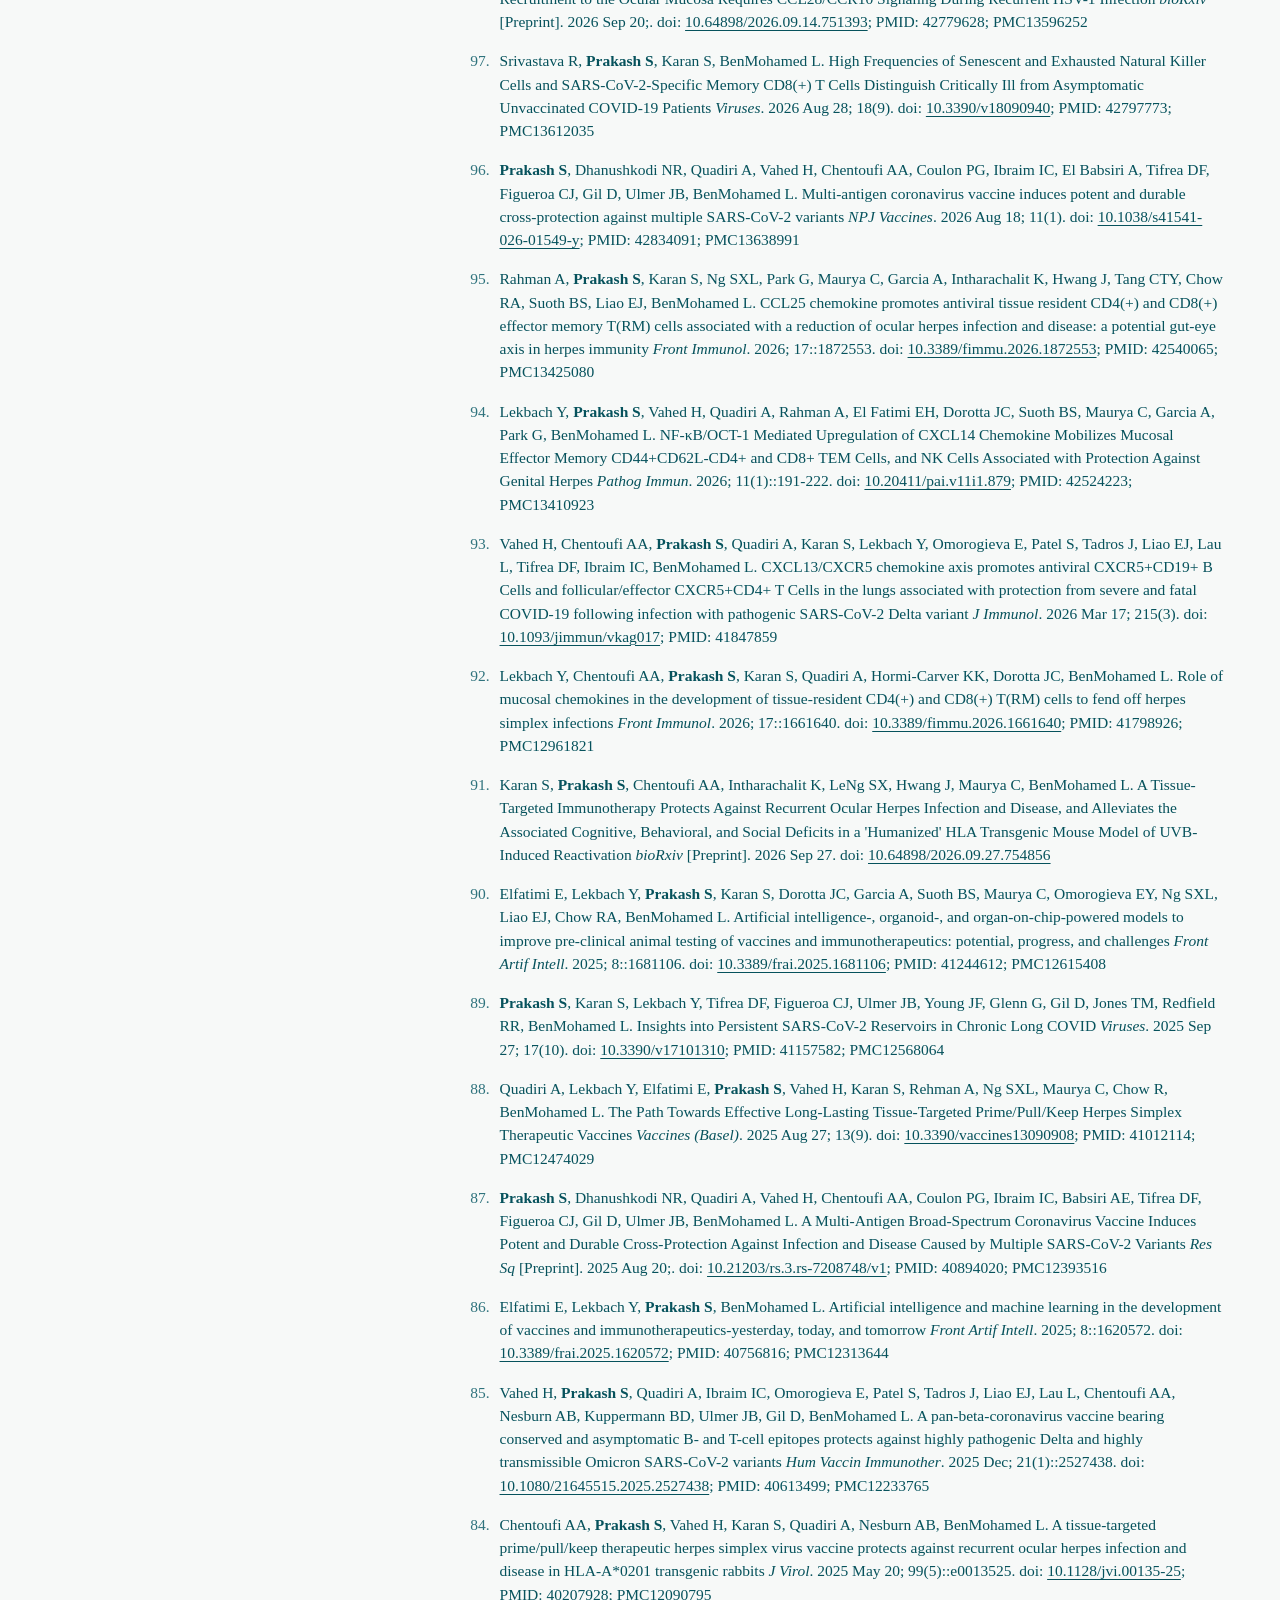
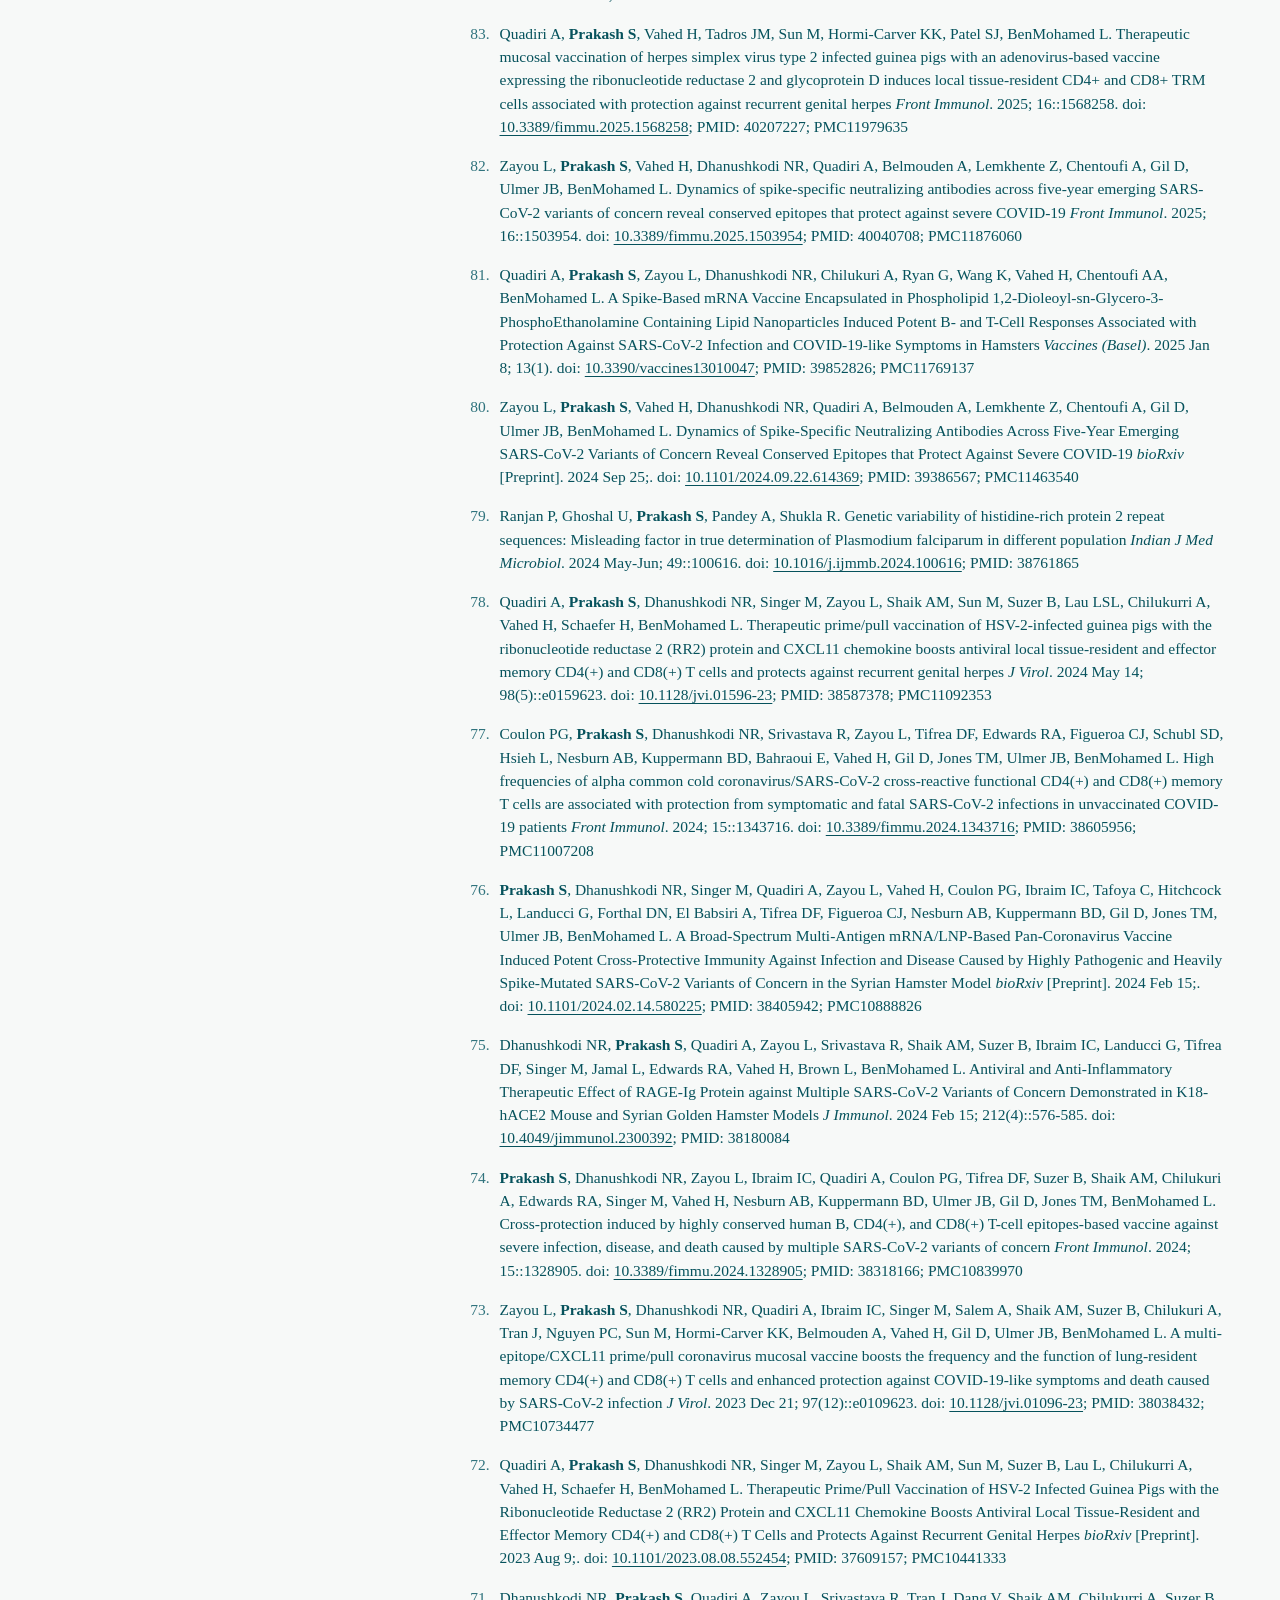
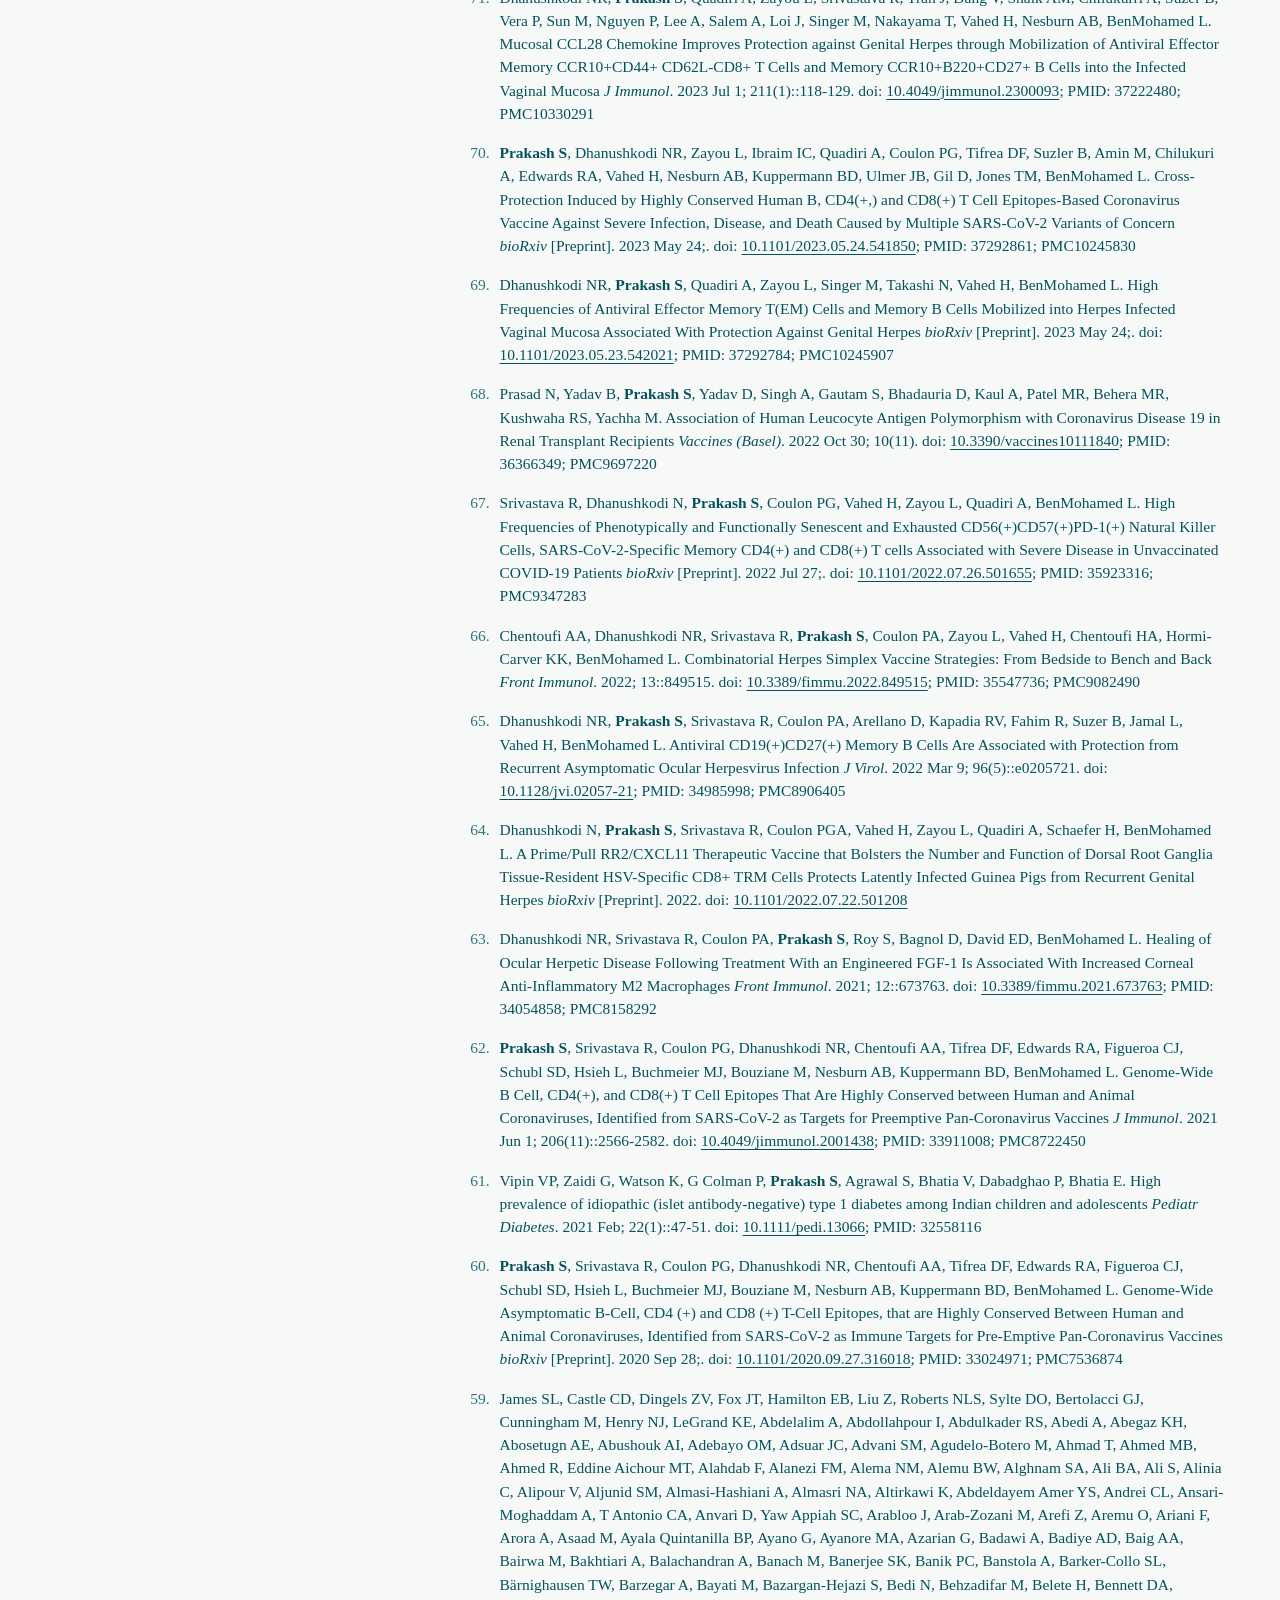
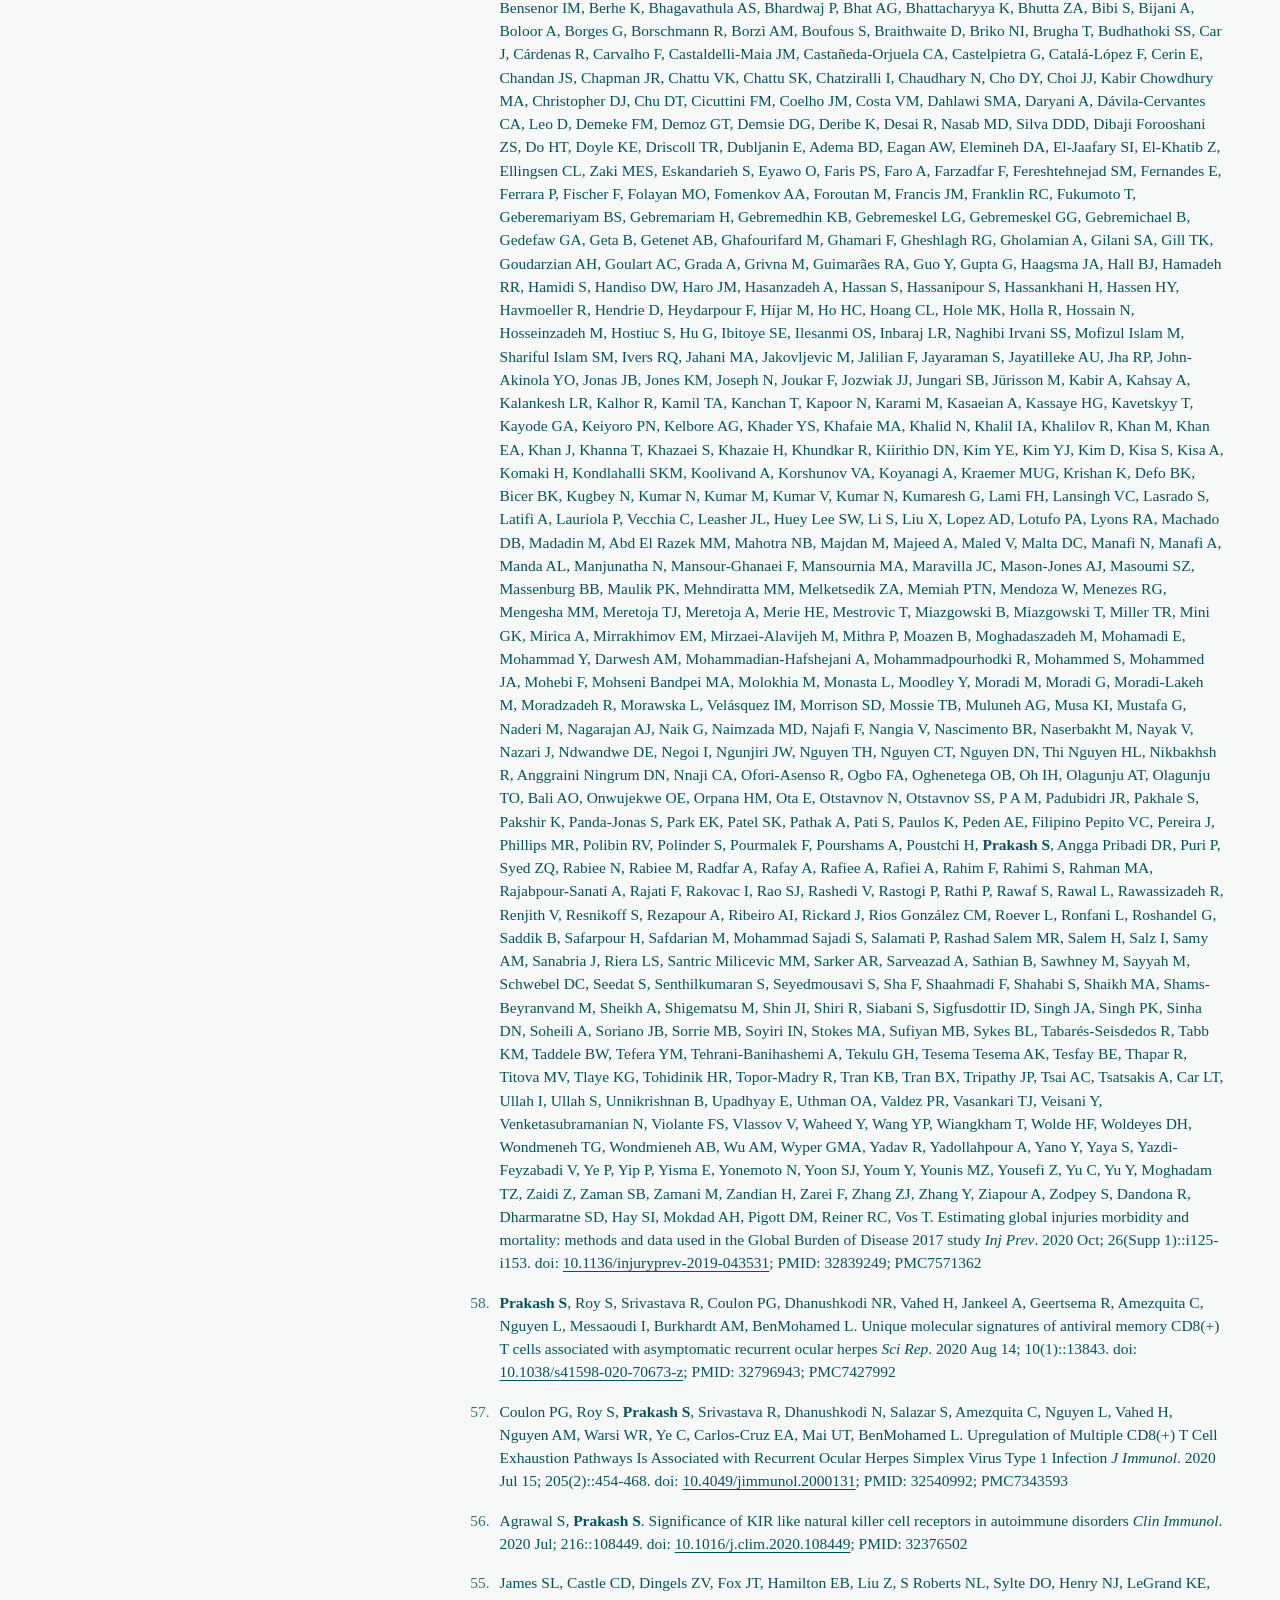
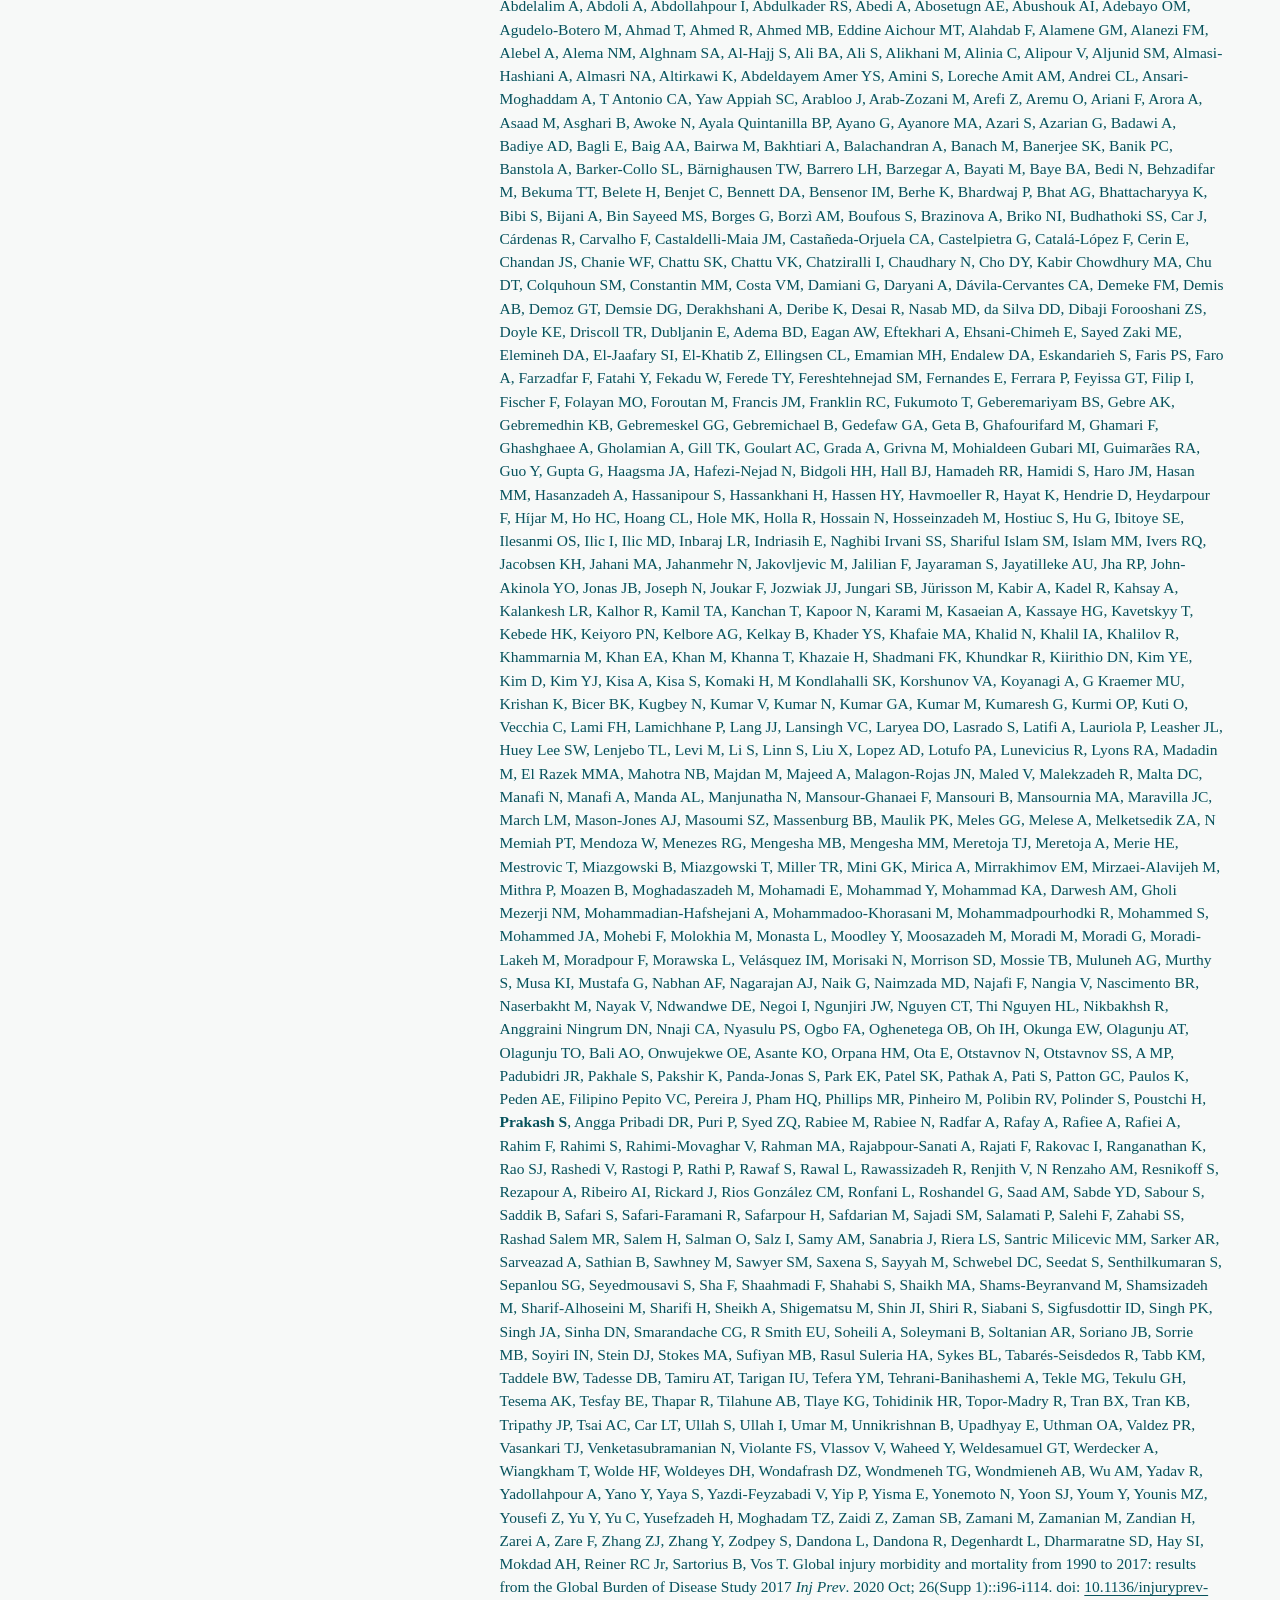
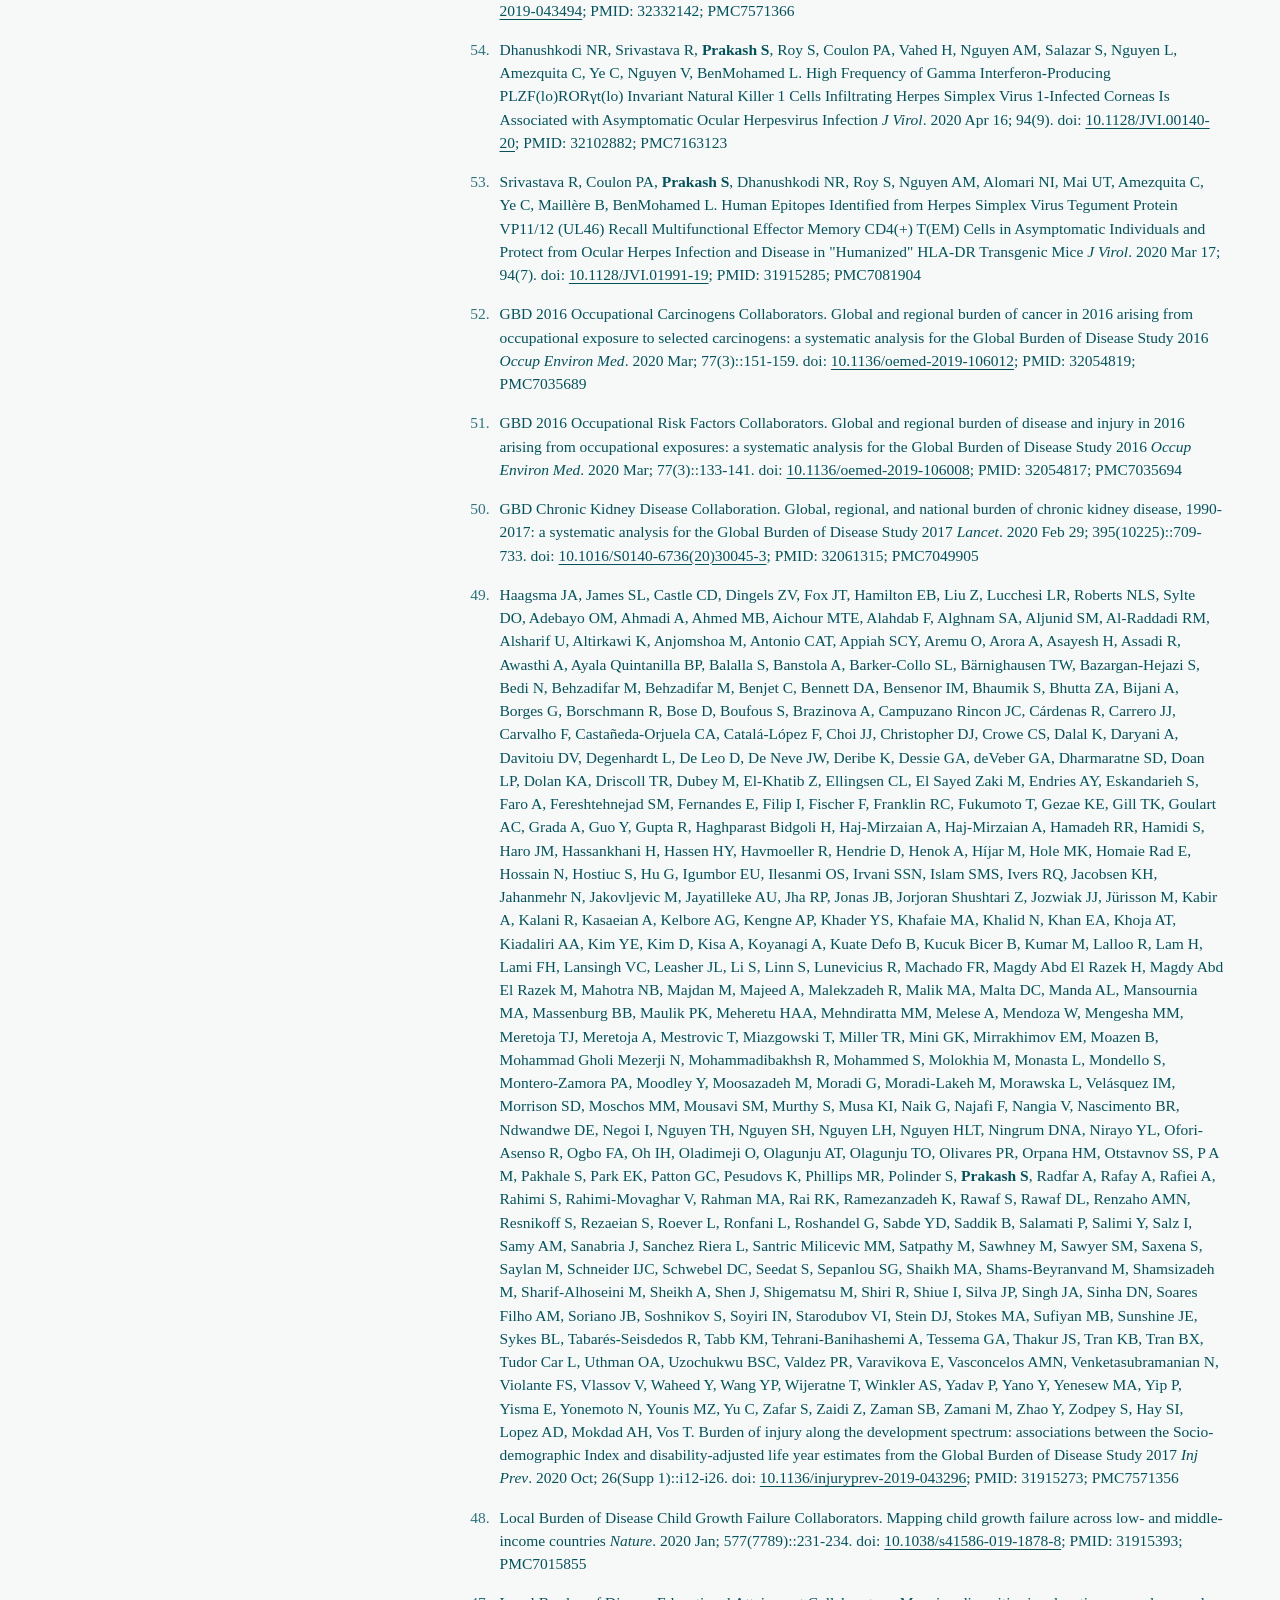
<file: cv.html>
<!doctype html>
<html lang="en">
<head>
<meta charset="utf-8">
<meta name="viewport" content="width=device-width, initial-scale=1">
<title>Curriculum vitae | Swayam Prakash, PhD</title>
<meta name="description" content="Curriculum vitae of Swayam Prakash, MS, PhD, FACSc, FRSB: appointments, education, honors, funding, service, presentations and full publication list.">
<meta name="author" content="Swayam Prakash">
<meta property="og:title" content="Curriculum vitae | Swayam Prakash, PhD">
<meta property="og:description" content="Curriculum vitae of Swayam Prakash, MS, PhD, FACSc, FRSB: appointments, education, honors, funding, service, presentations and full publication list.">
<meta property="og:type" content="profile">
<meta property="og:image" content="https://www.swayamprakash.si/assets/img/portrait.jpg">
<meta property="og:url" content="https://www.swayamprakash.si/cv.html">
<link rel="canonical" href="https://www.swayamprakash.si/cv.html">
<link rel="icon" href="data:image/svg+xml,%3Csvg xmlns='http://www.w3.org/2000/svg' viewBox='0 0 64 64'%3E%3Crect width='64' height='64' fill='%2306525c'/%3E%3Ctext x='32' y='45' font-family='Georgia,serif' font-size='38' fill='%23f7f9f8' text-anchor='middle'%3ESP%3C/text%3E%3C/svg%3E">
<link rel="preconnect" href="https://api.fontshare.com">
<link rel="preconnect" href="https://cdn.fontshare.com" crossorigin>
<link href="https://api.fontshare.com/v2/css?f[]=erode@400,500,600&display=swap" rel="stylesheet">
<link rel="stylesheet" href="assets/style.css">
<script type="application/ld+json">{"@context": "https://schema.org", "@type": "Person", "name": "Swayam Prakash", "honorificSuffix": "MS, PhD, FACSc, FRSB", "jobTitle": "Assistant Researcher", "affiliation": {"@type": "Organization", "name": "University of California, Irvine, School of Medicine"}, "email": "swayam.immunogenetics@gmail.com", "url": "https://www.swayamprakash.si/", "sameAs": ["https://scholar.google.com/citations?user=gDxl3fYAAAAJ&hl=en", "https://orcid.org/0000-0003-3986-890X", "https://scholarconnect.uci.edu/fswayamp", "https://www.linkedin.com/in/swayam-prakash-ms-phd-frsb-b522a821a/"]}</script>
</head>
<body>
<a class="skip" href="#main">Skip to content</a>
<div class="topbar"></div>
<header class="nav">
  <a class="wordmark" href="index.html">Swayam Prakash</a>
  <nav aria-label="Main"><button class="menu-btn" type="button" aria-expanded="false">Menu</button><ul><li><a href="research.html">Research</a></li><li><a href="publications.html">Publications</a></li><li><a href="teaching.html">Teaching</a></li><li><a href="cv.html" aria-current="page">CV</a></li><li><a href="index.html#contact">Contact</a></li></ul></nav>
</header>

<main id="main">
<div class="page-hero">
  <h1 class="rise">Curriculum vitae</h1>
  <div class="row">
    <p class="lede rise">Swayam Prakash, MS, PhD, FACSc, FRSB. Assistant Researcher, Department of Ophthalmology, School of Medicine, University of California, Irvine. fswayamp@hs.uci.edu; swayam.immunogenetics@gmail.com; <a href="https://www.linkedin.com/in/swayam-prakash-ms-phd-frsb-b522a821a/">LinkedIn</a>. Updated November 2026.</p>
    <a class="btn rise no-print" href="assets/Swayam_Prakash_CV.pdf" download>Download PDF <span class="arr">&darr;</span></a>
  </div>
</div>
<div class="cv"><section class="cv-sec"><h2>Profile</h2><div><p class="cv-lede">Immunologist and vaccine scientist integrating human immunogenetics, T-cell and mucosal immunology, multi-omics, computational biology, artificial intelligence and preclinical models to develop vaccines and immunotherapies for emerging and persistent viral diseases.</p></div></section><section class="cv-sec"><h2>Appointments</h2><div><ul class="cv-list"><li><span class="when">2024 to date</span><span class="what"><b>Assistant Researcher</b> (Assistant Research Professor rank, non-tenured), Department of Ophthalmology, School of Medicine, University of California, Irvine, USA</span></li><li><span class="when">2023 to 2024</span><span class="what"><b>Associate Specialist</b>, Cellular and Molecular Immunology Laboratory, Department of Ophthalmology, School of Medicine, University of California, Irvine, USA</span></li><li><span class="when">2018 to 2023</span><span class="what"><b>Postdoctoral Fellow</b>, Department of Immunology, School of Medicine, University of California, Irvine, USA</span></li><li><span class="when">2016 to 2017</span><span class="what"><b>Visiting Fellow</b>, Histocompatibility Laboratory, Institute of Immunology, University Hospital Essen, Germany</span></li><li><span class="when">2015 to 2018</span><span class="what"><b>Research Associate</b>, Department of Nephrology and Renal Transplantation, Sanjay Gandhi Postgraduate Institute of Medical Sciences (SGPGIMS), Lucknow, India</span></li><li><span class="when">2014 to 2015</span><span class="what"><b>Senior Research Fellow</b>, Department of Nephrology and Renal Transplantation, SGPGIMS, Lucknow, India</span></li><li><span class="when">2012 to 2014</span><span class="what"><b>Junior Research Fellow</b>, Department of Medical Genetics, SGPGIMS, Lucknow, India</span></li></ul></div></section><section class="cv-sec"><h2>Education</h2><div><ul class="cv-list"><li><span class="when">2026</span><span class="what"><b>Master of Information and Data Science (MIDS)</b>, School of Information, University of California, Berkeley, USA</span></li><li><span class="when">2026</span><span class="what"><b>Master of Science in Artificial Intelligence</b>, Woolf, through the Udacity Institute of AI and Technology</span></li><li><span class="when">2026</span><span class="what"><b>Executive Education, AI and digital transformation</b>, Harvard Business School, USA</span></li><li><span class="when">2015</span><span class="what"><b>PhD, Biotechnology</b>, Department of Medical Genetics, SGPGIMS, Lucknow, India. Advisor: Prof. Suraksha Agrawal. Thesis: Molecular profiling of the killer immunoglobulin-like receptors (KIRs) and their HLA class I ligands, and their clinical relevance to end-stage renal disease.</span></li><li><span class="when">2010</span><span class="what"><b>MSc, Biotechnology</b>, Utkal University, Bhubaneswar, India. Advisor: Prof. Kalpana Dash. Thesis: Genetic diversity of KIR genes of natural killer cells among North Indians.</span></li><li><span class="when">2008</span><span class="what"><b>BSc, Biotechnology</b>, Utkal University, Bhubaneswar, India</span></li></ul></div></section><section class="cv-sec"><h2>Honors and fellowships</h2><div><ul class="cv-list"><li><span class="when">2026</span><span class="what">Fellow, Royal Society of Biology (FRSB)</span></li><li><span class="when">2026</span><span class="what">Fellow, American Association of Clinical Scientists (FACSc)</span></li><li><span class="when">2024</span><span class="what">Elected full member, Sigma Xi, The Scientific Research Honor Society</span></li><li><span class="when">2014</span><span class="what">Senior Research Fellowship, Indian Council of Medical Research</span></li><li><span class="when">2012</span><span class="what">Junior Research Fellowship, Department of Science and Technology, India</span></li></ul></div></section><section class="cv-sec"><h2>Research funding</h2><div><ul class="cv-list"><li><span class="when">2025</span><span class="what"><b>20/20 Society Pilot Research Grant</b>, Gavin Herbert Eye Institute, UC Irvine. Role: PI. HSV-1 latency-associated novel biomarker screening for recurrent ocular herpes. Funded.</span></li><li><span class="when">2026</span><span class="what">Multiple NIH proposals (R01, R21 and R43; NIAID and NIMH) as PI or Co-PI on universal coronavirus vaccines, cross-protective T cells against RSV and SARS-CoV-2, AI-informed vaccine design, Long COVID therapeutics and herpes latency. Under review; details on request.</span></li></ul></div></section><section class="cv-sec"><h2>Teaching and mentoring</h2><div><ul class="cv-list"><li><span class="when">2018 to date</span><span class="what">Primary supervisor for more than 30 undergraduate researchers in the UCI Bio 199 program, several now in MD and DDS/DMD programs; mentoring of postdoctoral, postgraduate and clinical-observer trainees.</span></li></ul></div></section><section class="cv-sec"><h2>Professional service</h2><div><ul class="cv-list"><li><span class="when">2026</span><span class="what">NIH peer reviewer, Vaccines Against Infectious Diseases study section</span></li><li><span class="when">Current</span><span class="what">Associate Editor, Frontiers in Microbiology and Frontiers in Aging</span></li><li><span class="when">Current</span><span class="what">Special Issue Editor, Frontiers in Microbiology and Vaccines</span></li><li><span class="when">Current</span><span class="what">Editorial Board, International Journal of Genetics and Genomics</span></li><li><span class="when">Current</span><span class="what">Regional Representative, West Coast USA, International Society for Vaccines</span></li><li><span class="when">Current</span><span class="what">International Committee Member, American Society for Histocompatibility and Immunogenetics</span></li><li><span class="when">Current</span><span class="what">Member, UCI Institutional Biosafety Committee and Maximum Allowable Quantities Steering Committee</span></li><li><span class="when">Ongoing</span><span class="what">Reviewer of more than 150 manuscripts, reviews and meta-analyses for journals including Frontiers in Immunology, Frontiers in Medicine, Frontiers in Pharmacology, Gene, Gene Reports, Heliyon, International Journal of Immunogenetics and Meta Gene</span></li></ul></div></section><section class="cv-sec"><h2>Memberships</h2><div><p>American Association of Immunologists; American Society of Human Genetics; European Society of Human Genetics; American Society for Histocompatibility and Immunogenetics; American Society of Nephrology; International Society for Vaccines; Sigma Xi; Indian Society of Human Genetics; Indian Science Congress Association.</p></div></section><section class="cv-sec"><h2>Technical expertise</h2><div><ul class="cv-list"><li><span class="when">Immunology</span><span class="what">Flow cytometry, CyTOF, ELISpot, ELISA and Luminex, PBMC work, cell culture, transfection, western blotting</span></li><li><span class="when">Genomics</span><span class="what">10x single-cell RNA-seq, bulk RNA-seq, NGS, Sanger sequencing, GWAS, microarrays, NanoString, qRT-PCR and ddPCR</span></li><li><span class="when">Virology</span><span class="what">HSV and SARS-CoV-2 assays; neutralization and plaque assays; BSL-2/3 and ABSL-2/3; mouse, hamster, guinea pig and rabbit studies</span></li><li><span class="when">Histocompatibility</span><span class="what">Molecular HLA typing (SSOP, SSP, sequencing), serological typing by complement-dependent lymphocytotoxicity, crossmatch, PRA (ELISA) and DSA testing, Luminex, mixed lymphocyte reaction, KIR genotyping and HLA ligand matching</span></li><li><span class="when">Public health</span><span class="what">Global Burden of Disease collaborator (IHME); CKDu field studies in tribal regions of India with GWAS, renal biopsy immunohistochemistry, trace-element and heat-stress analyses</span></li><li><span class="when">Artificial intelligence</span><span class="what">Machine learning and deep learning, interpretable and batch-aware modeling, nested cross-validation and feature attribution, data science pipelines; AI in vaccine design and preclinical testing</span></li><li><span class="when">Computation</span><span class="what">R, Python, Linux, immunoinformatics, statistical genomics, pathway analysis, sequence and protein modeling</span></li><li><span class="when">Governance</span><span class="what">IACUC, IBC, IRB and CDC eIPP protocols; biosafety risk assessment; multidisciplinary project coordination</span></li></ul></div></section><section class="cv-sec"><h2>Software</h2><div><ul class="cv-list"><li><span class="when">2015</span><span class="what"><a href="http://sourceforge.net/projects/masskiranalyzer/">MASS KIR Analyzer</a>, an in-silico tool for analyzing KIR gene content (Curr Bioinform 2015)</span></li></ul></div></section><section class="cv-sec"><h2>Selected presentations</h2><div><ul class="cv-list"><li><span class="when">2025</span><span class="what"><b>Invited talk and CME.</b> HLA typing methods and crossmatch strategies in renal transplantation. Transplantation Immunology Workshop, 54th Annual Conference of the Indian Society of Nephrology, Lucknow, India</span></li><li><span class="when">2024</span><span class="what"><b>Invited talk.</b> Dynamics of spike-specific neutralizing antibodies across five years of emerging SARS-CoV-2 variants of concern reveal conserved epitopes that protect against severe COVID-19. Clinical and Translational Serology Task Force Round Table, Frederick National Laboratory for Cancer Research, NCI, NIH</span></li><li><span class="when">2024</span><span class="what"><b>Invited talk and CME.</b> Next-generation universal coronavirus vaccines. Indian Association of Tropical Parasitology, Uttar Pradesh Chapter</span></li><li><span class="when">2024</span><span class="what"><b>Invited talk and CME.</b> Role of HLA immunogenetics in COVID-19. Indian Society of Nephrology</span></li><li><span class="when">2022</span><span class="what"><b>Invited talk and CME.</b> COVID-19. Indian Virological Society and American Society for Microbiology</span></li><li><span class="when">2021</span><span class="what"><b>Posters (2).</b> iNKT1 cells in HSV-1 infected cornea; CD8 T-cell exhaustion pathways in recurrent ocular herpes. ARVO Annual Meeting</span></li><li><span class="when">2019</span><span class="what"><b>Posters (3).</b> HLA-DQB1*0601 and rheumatoid arthritis, ACR/ARP Annual Meeting, Atlanta; FGF1 (TTHX1114) in primary ocular herpes and inflammasome pathways in herpetic keratitis, ARVO, Vancouver</span></li><li><span class="when">2018</span><span class="what"><b>Talk.</b> Genome-wide analysis of genetic risks and immunological pathways in chronic kidney disease of unknown etiology. 18th Indian Society of Nephrology Conference, Bhubaneswar</span></li><li><span class="when">2016</span><span class="what"><b>Talk.</b> Association of KIR3DL1/3DS1 alleles with renal allograft rejection. 26th International Congress of The Transplantation Society, Hong Kong</span></li><li><span class="when">2016</span><span class="what"><b>Posters (3).</b> miRNA SNPs and allograft rejection (ISOT, Chandigarh); HLA-DQ6.1 and rheumatoid arthritis (IRACON, Kochi); microRNAs in end-stage renal disease (ISNCON, Mumbai)</span></li><li><span class="when">2015</span><span class="what"><b>Talk.</b> KIR associations with childhood acute lymphoblastic leukemia. 12th International Summer School on Immunogenetics (ASHI and APHIA), Ayutthaya, Thailand</span></li><li><span class="when">2012 to 2014</span><span class="what"><b>Posters.</b> American Transplant Congress, Boston (2012); World Congress of Internal Medicine, Santiago (2012); ISNCON, Kolkata (2014)</span></li></ul></div></section><section class="cv-sec"><h2>Media</h2><div><ul class="cv-list"><li><span class="when">2021</span><span class="what"><a href="https://www.nbclosangeles.com/on-air/uci-scientists-developing-more-effective-vaccine/2510578/">NBC4 Los Angeles</a>: UCI scientists developing a more effective vaccine</span></li><li><span class="when">2021</span><span class="what"><a href="https://spectrumnews1.com/ca/orange-county/health/2021/01/28/uc-irvine-researchers-working-on-a-vaccine-for-all-coronaviruses">Spectrum News 1</a>: UC Irvine researchers working on a vaccine for all coronaviruses; <a href="https://spectrumnews1.com/ca/la-west/coronavirus/2021/12/26/uci-team-s-preemptive-covid-vaccine-candidate-has-promising-results">follow-up report</a>, December 2021</span></li></ul></div></section><section class="cv-sec"><h2>Metrics</h2><div><p>Google Scholar (November 2026): 54,855 citations, h-index 32, i10-index 57. ORCID 0000-0003-3986-890X. Scopus Author ID 57212263375. LinkedIn: <a href="https://www.linkedin.com/in/swayam-prakash-ms-phd-frsb-b522a821a/">linkedin.com/in/swayam-prakash-ms-phd-frsb-b522a821a</a>.</p></div></section><section class="cv-sec" id="publications"><h2>Publications (98)</h2><div><p class="cv-note">Newest first. Includes 11 preprints and 20 Global Burden of Disease consortium papers.</p><ol class="cv-pubs" reversed><li>Karan S, <b>Prakash S</b>, Maurya C, LeNg SX, BenMohamed L. Tissue-Resident and Effector-Memory Lymphocyte Recruitment to the Ocular Mucosa Requires CCL28/CCR10 Signaling During Recurrent HSV-1 Infection <i>bioRxiv</i> [Preprint]. 2026 Sep 20;. doi: <a href="https://doi.org/10.64898/2026.09.14.751393">10.64898/2026.09.14.751393</a>; PMID: 42779628; PMC13596252</li><li>Srivastava R, <b>Prakash S</b>, Karan S, BenMohamed L. High Frequencies of Senescent and Exhausted Natural Killer Cells and SARS-CoV-2-Specific Memory CD8(+) T Cells Distinguish Critically Ill from Asymptomatic Unvaccinated COVID-19 Patients <i>Viruses</i>. 2026 Aug 28; 18(9). doi: <a href="https://doi.org/10.3390/v18090940">10.3390/v18090940</a>; PMID: 42797773; PMC13612035</li><li><b>Prakash S</b>, Dhanushkodi NR, Quadiri A, Vahed H, Chentoufi AA, Coulon PG, Ibraim IC, El Babsiri A, Tifrea DF, Figueroa CJ, Gil D, Ulmer JB, BenMohamed L. Multi-antigen coronavirus vaccine induces potent and durable cross-protection against multiple SARS-CoV-2 variants <i>NPJ Vaccines</i>. 2026 Aug 18; 11(1). doi: <a href="https://doi.org/10.1038/s41541-026-01549-y">10.1038/s41541-026-01549-y</a>; PMID: 42834091; PMC13638991</li><li>Rahman A, <b>Prakash S</b>, Karan S, Ng SXL, Park G, Maurya C, Garcia A, Intharachalit K, Hwang J, Tang CTY, Chow RA, Suoth BS, Liao EJ, BenMohamed L. CCL25 chemokine promotes antiviral tissue resident CD4(+) and CD8(+) effector memory T(RM) cells associated with a reduction of ocular herpes infection and disease: a potential gut-eye axis in herpes immunity <i>Front Immunol</i>. 2026; 17::1872553. doi: <a href="https://doi.org/10.3389/fimmu.2026.1872553">10.3389/fimmu.2026.1872553</a>; PMID: 42540065; PMC13425080</li><li>Lekbach Y, <b>Prakash S</b>, Vahed H, Quadiri A, Rahman A, El Fatimi EH, Dorotta JC, Suoth BS, Maurya C, Garcia A, Park G, BenMohamed L. NF-κB/OCT-1 Mediated Upregulation of CXCL14 Chemokine Mobilizes Mucosal Effector Memory CD44+CD62L-CD4+ and CD8+ TEM Cells, and NK Cells Associated with Protection Against Genital Herpes <i>Pathog Immun</i>. 2026; 11(1)::191-222. doi: <a href="https://doi.org/10.20411/pai.v11i1.879">10.20411/pai.v11i1.879</a>; PMID: 42524223; PMC13410923</li><li>Vahed H, Chentoufi AA, <b>Prakash S</b>, Quadiri A, Karan S, Lekbach Y, Omorogieva E, Patel S, Tadros J, Liao EJ, Lau L, Tifrea DF, Ibraim IC, BenMohamed L. CXCL13/CXCR5 chemokine axis promotes antiviral CXCR5+CD19+ B Cells and follicular/effector CXCR5+CD4+ T Cells in the lungs associated with protection from severe and fatal COVID-19 following infection with pathogenic SARS-CoV-2 Delta variant <i>J Immunol</i>. 2026 Mar 17; 215(3). doi: <a href="https://doi.org/10.1093/jimmun/vkag017">10.1093/jimmun/vkag017</a>; PMID: 41847859</li><li>Lekbach Y, Chentoufi AA, <b>Prakash S</b>, Karan S, Quadiri A, Hormi-Carver KK, Dorotta JC, BenMohamed L. Role of mucosal chemokines in the development of tissue-resident CD4(+) and CD8(+) T(RM) cells to fend off herpes simplex infections <i>Front Immunol</i>. 2026; 17::1661640. doi: <a href="https://doi.org/10.3389/fimmu.2026.1661640">10.3389/fimmu.2026.1661640</a>; PMID: 41798926; PMC12961821</li><li>Karan S, <b>Prakash S</b>, Chentoufi AA, Intharachalit K, LeNg SX, Hwang J, Maurya C, BenMohamed L. A Tissue-Targeted Immunotherapy Protects Against Recurrent Ocular Herpes Infection and Disease, and Alleviates the Associated Cognitive, Behavioral, and Social Deficits in a &#x27;Humanized&#x27; HLA Transgenic Mouse Model of UVB-Induced Reactivation <i>bioRxiv</i> [Preprint]. 2026 Sep 27. doi: <a href="https://doi.org/10.64898/2026.09.27.754856">10.64898/2026.09.27.754856</a></li><li>Elfatimi E, Lekbach Y, <b>Prakash S</b>, Karan S, Dorotta JC, Garcia A, Suoth BS, Maurya C, Omorogieva EY, Ng SXL, Liao EJ, Chow RA, BenMohamed L. Artificial intelligence-, organoid-, and organ-on-chip-powered models to improve pre-clinical animal testing of vaccines and immunotherapeutics: potential, progress, and challenges <i>Front Artif Intell</i>. 2025; 8::1681106. doi: <a href="https://doi.org/10.3389/frai.2025.1681106">10.3389/frai.2025.1681106</a>; PMID: 41244612; PMC12615408</li><li><b>Prakash S</b>, Karan S, Lekbach Y, Tifrea DF, Figueroa CJ, Ulmer JB, Young JF, Glenn G, Gil D, Jones TM, Redfield RR, BenMohamed L. Insights into Persistent SARS-CoV-2 Reservoirs in Chronic Long COVID <i>Viruses</i>. 2025 Sep 27; 17(10). doi: <a href="https://doi.org/10.3390/v17101310">10.3390/v17101310</a>; PMID: 41157582; PMC12568064</li><li>Quadiri A, Lekbach Y, Elfatimi E, <b>Prakash S</b>, Vahed H, Karan S, Rehman A, Ng SXL, Maurya C, Chow R, BenMohamed L. The Path Towards Effective Long-Lasting Tissue-Targeted Prime/Pull/Keep Herpes Simplex Therapeutic Vaccines <i>Vaccines (Basel)</i>. 2025 Aug 27; 13(9). doi: <a href="https://doi.org/10.3390/vaccines13090908">10.3390/vaccines13090908</a>; PMID: 41012114; PMC12474029</li><li><b>Prakash S</b>, Dhanushkodi NR, Quadiri A, Vahed H, Chentoufi AA, Coulon PG, Ibraim IC, Babsiri AE, Tifrea DF, Figueroa CJ, Gil D, Ulmer JB, BenMohamed L. A Multi-Antigen Broad-Spectrum Coronavirus Vaccine Induces Potent and Durable Cross-Protection Against Infection and Disease Caused by Multiple SARS-CoV-2 Variants <i>Res Sq</i> [Preprint]. 2025 Aug 20;. doi: <a href="https://doi.org/10.21203/rs.3.rs-7208748/v1">10.21203/rs.3.rs-7208748/v1</a>; PMID: 40894020; PMC12393516</li><li>Elfatimi E, Lekbach Y, <b>Prakash S</b>, BenMohamed L. Artificial intelligence and machine learning in the development of vaccines and immunotherapeutics-yesterday, today, and tomorrow <i>Front Artif Intell</i>. 2025; 8::1620572. doi: <a href="https://doi.org/10.3389/frai.2025.1620572">10.3389/frai.2025.1620572</a>; PMID: 40756816; PMC12313644</li><li>Vahed H, <b>Prakash S</b>, Quadiri A, Ibraim IC, Omorogieva E, Patel S, Tadros J, Liao EJ, Lau L, Chentoufi AA, Nesburn AB, Kuppermann BD, Ulmer JB, Gil D, BenMohamed L. A pan-beta-coronavirus vaccine bearing conserved and asymptomatic B- and T-cell epitopes protects against highly pathogenic Delta and highly transmissible Omicron SARS-CoV-2 variants <i>Hum Vaccin Immunother</i>. 2025 Dec; 21(1)::2527438. doi: <a href="https://doi.org/10.1080/21645515.2025.2527438">10.1080/21645515.2025.2527438</a>; PMID: 40613499; PMC12233765</li><li>Chentoufi AA, <b>Prakash S</b>, Vahed H, Karan S, Quadiri A, Nesburn AB, BenMohamed L. A tissue-targeted prime/pull/keep therapeutic herpes simplex virus vaccine protects against recurrent ocular herpes infection and disease in HLA-A*0201 transgenic rabbits <i>J Virol</i>. 2025 May 20; 99(5)::e0013525. doi: <a href="https://doi.org/10.1128/jvi.00135-25">10.1128/jvi.00135-25</a>; PMID: 40207928; PMC12090795</li><li>Quadiri A, <b>Prakash S</b>, Vahed H, Tadros JM, Sun M, Hormi-Carver KK, Patel SJ, BenMohamed L. Therapeutic mucosal vaccination of herpes simplex virus type 2 infected guinea pigs with an adenovirus-based vaccine expressing the ribonucleotide reductase 2 and glycoprotein D induces local tissue-resident CD4+ and CD8+ TRM cells associated with protection against recurrent genital herpes <i>Front Immunol</i>. 2025; 16::1568258. doi: <a href="https://doi.org/10.3389/fimmu.2025.1568258">10.3389/fimmu.2025.1568258</a>; PMID: 40207227; PMC11979635</li><li>Zayou L, <b>Prakash S</b>, Vahed H, Dhanushkodi NR, Quadiri A, Belmouden A, Lemkhente Z, Chentoufi A, Gil D, Ulmer JB, BenMohamed L. Dynamics of spike-specific neutralizing antibodies across five-year emerging SARS-CoV-2 variants of concern reveal conserved epitopes that protect against severe COVID-19 <i>Front Immunol</i>. 2025; 16::1503954. doi: <a href="https://doi.org/10.3389/fimmu.2025.1503954">10.3389/fimmu.2025.1503954</a>; PMID: 40040708; PMC11876060</li><li>Quadiri A, <b>Prakash S</b>, Zayou L, Dhanushkodi NR, Chilukuri A, Ryan G, Wang K, Vahed H, Chentoufi AA, BenMohamed L. A Spike-Based mRNA Vaccine Encapsulated in Phospholipid 1,2-Dioleoyl-sn-Glycero-3-PhosphoEthanolamine Containing Lipid Nanoparticles Induced Potent B- and T-Cell Responses Associated with Protection Against SARS-CoV-2 Infection and COVID-19-like Symptoms in Hamsters <i>Vaccines (Basel)</i>. 2025 Jan 8; 13(1). doi: <a href="https://doi.org/10.3390/vaccines13010047">10.3390/vaccines13010047</a>; PMID: 39852826; PMC11769137</li><li>Zayou L, <b>Prakash S</b>, Vahed H, Dhanushkodi NR, Quadiri A, Belmouden A, Lemkhente Z, Chentoufi A, Gil D, Ulmer JB, BenMohamed L. Dynamics of Spike-Specific Neutralizing Antibodies Across Five-Year Emerging SARS-CoV-2 Variants of Concern Reveal Conserved Epitopes that Protect Against Severe COVID-19 <i>bioRxiv</i> [Preprint]. 2024 Sep 25;. doi: <a href="https://doi.org/10.1101/2024.09.22.614369">10.1101/2024.09.22.614369</a>; PMID: 39386567; PMC11463540</li><li>Ranjan P, Ghoshal U, <b>Prakash S</b>, Pandey A, Shukla R. Genetic variability of histidine-rich protein 2 repeat sequences: Misleading factor in true determination of Plasmodium falciparum in different population <i>Indian J Med Microbiol</i>. 2024 May-Jun; 49::100616. doi: <a href="https://doi.org/10.1016/j.ijmmb.2024.100616">10.1016/j.ijmmb.2024.100616</a>; PMID: 38761865</li><li>Quadiri A, <b>Prakash S</b>, Dhanushkodi NR, Singer M, Zayou L, Shaik AM, Sun M, Suzer B, Lau LSL, Chilukurri A, Vahed H, Schaefer H, BenMohamed L. Therapeutic prime/pull vaccination of HSV-2-infected guinea pigs with the ribonucleotide reductase 2 (RR2) protein and CXCL11 chemokine boosts antiviral local tissue-resident and effector memory CD4(+) and CD8(+) T cells and protects against recurrent genital herpes <i>J Virol</i>. 2024 May 14; 98(5)::e0159623. doi: <a href="https://doi.org/10.1128/jvi.01596-23">10.1128/jvi.01596-23</a>; PMID: 38587378; PMC11092353</li><li>Coulon PG, <b>Prakash S</b>, Dhanushkodi NR, Srivastava R, Zayou L, Tifrea DF, Edwards RA, Figueroa CJ, Schubl SD, Hsieh L, Nesburn AB, Kuppermann BD, Bahraoui E, Vahed H, Gil D, Jones TM, Ulmer JB, BenMohamed L. High frequencies of alpha common cold coronavirus/SARS-CoV-2 cross-reactive functional CD4(+) and CD8(+) memory T cells are associated with protection from symptomatic and fatal SARS-CoV-2 infections in unvaccinated COVID-19 patients <i>Front Immunol</i>. 2024; 15::1343716. doi: <a href="https://doi.org/10.3389/fimmu.2024.1343716">10.3389/fimmu.2024.1343716</a>; PMID: 38605956; PMC11007208</li><li><b>Prakash S</b>, Dhanushkodi NR, Singer M, Quadiri A, Zayou L, Vahed H, Coulon PG, Ibraim IC, Tafoya C, Hitchcock L, Landucci G, Forthal DN, El Babsiri A, Tifrea DF, Figueroa CJ, Nesburn AB, Kuppermann BD, Gil D, Jones TM, Ulmer JB, BenMohamed L. A Broad-Spectrum Multi-Antigen mRNA/LNP-Based Pan-Coronavirus Vaccine Induced Potent Cross-Protective Immunity Against Infection and Disease Caused by Highly Pathogenic and Heavily Spike-Mutated SARS-CoV-2 Variants of Concern in the Syrian Hamster Model <i>bioRxiv</i> [Preprint]. 2024 Feb 15;. doi: <a href="https://doi.org/10.1101/2024.02.14.580225">10.1101/2024.02.14.580225</a>; PMID: 38405942; PMC10888826</li><li>Dhanushkodi NR, <b>Prakash S</b>, Quadiri A, Zayou L, Srivastava R, Shaik AM, Suzer B, Ibraim IC, Landucci G, Tifrea DF, Singer M, Jamal L, Edwards RA, Vahed H, Brown L, BenMohamed L. Antiviral and Anti-Inflammatory Therapeutic Effect of RAGE-Ig Protein against Multiple SARS-CoV-2 Variants of Concern Demonstrated in K18-hACE2 Mouse and Syrian Golden Hamster Models <i>J Immunol</i>. 2024 Feb 15; 212(4)::576-585. doi: <a href="https://doi.org/10.4049/jimmunol.2300392">10.4049/jimmunol.2300392</a>; PMID: 38180084</li><li><b>Prakash S</b>, Dhanushkodi NR, Zayou L, Ibraim IC, Quadiri A, Coulon PG, Tifrea DF, Suzer B, Shaik AM, Chilukuri A, Edwards RA, Singer M, Vahed H, Nesburn AB, Kuppermann BD, Ulmer JB, Gil D, Jones TM, BenMohamed L. Cross-protection induced by highly conserved human B, CD4(+), and CD8(+) T-cell epitopes-based vaccine against severe infection, disease, and death caused by multiple SARS-CoV-2 variants of concern <i>Front Immunol</i>. 2024; 15::1328905. doi: <a href="https://doi.org/10.3389/fimmu.2024.1328905">10.3389/fimmu.2024.1328905</a>; PMID: 38318166; PMC10839970</li><li>Zayou L, <b>Prakash S</b>, Dhanushkodi NR, Quadiri A, Ibraim IC, Singer M, Salem A, Shaik AM, Suzer B, Chilukuri A, Tran J, Nguyen PC, Sun M, Hormi-Carver KK, Belmouden A, Vahed H, Gil D, Ulmer JB, BenMohamed L. A multi-epitope/CXCL11 prime/pull coronavirus mucosal vaccine boosts the frequency and the function of lung-resident memory CD4(+) and CD8(+) T cells and enhanced protection against COVID-19-like symptoms and death caused by SARS-CoV-2 infection <i>J Virol</i>. 2023 Dec 21; 97(12)::e0109623. doi: <a href="https://doi.org/10.1128/jvi.01096-23">10.1128/jvi.01096-23</a>; PMID: 38038432; PMC10734477</li><li>Quadiri A, <b>Prakash S</b>, Dhanushkodi NR, Singer M, Zayou L, Shaik AM, Sun M, Suzer B, Lau L, Chilukurri A, Vahed H, Schaefer H, BenMohamed L. Therapeutic Prime/Pull Vaccination of HSV-2 Infected Guinea Pigs with the Ribonucleotide Reductase 2 (RR2) Protein and CXCL11 Chemokine Boosts Antiviral Local Tissue-Resident and Effector Memory CD4(+) and CD8(+) T Cells and Protects Against Recurrent Genital Herpes <i>bioRxiv</i> [Preprint]. 2023 Aug 9;. doi: <a href="https://doi.org/10.1101/2023.08.08.552454">10.1101/2023.08.08.552454</a>; PMID: 37609157; PMC10441333</li><li>Dhanushkodi NR, <b>Prakash S</b>, Quadiri A, Zayou L, Srivastava R, Tran J, Dang V, Shaik AM, Chilukurri A, Suzer B, Vera P, Sun M, Nguyen P, Lee A, Salem A, Loi J, Singer M, Nakayama T, Vahed H, Nesburn AB, BenMohamed L. Mucosal CCL28 Chemokine Improves Protection against Genital Herpes through Mobilization of Antiviral Effector Memory CCR10+CD44+ CD62L-CD8+ T Cells and Memory CCR10+B220+CD27+ B Cells into the Infected Vaginal Mucosa <i>J Immunol</i>. 2023 Jul 1; 211(1)::118-129. doi: <a href="https://doi.org/10.4049/jimmunol.2300093">10.4049/jimmunol.2300093</a>; PMID: 37222480; PMC10330291</li><li><b>Prakash S</b>, Dhanushkodi NR, Zayou L, Ibraim IC, Quadiri A, Coulon PG, Tifrea DF, Suzler B, Amin M, Chilukuri A, Edwards RA, Vahed H, Nesburn AB, Kuppermann BD, Ulmer JB, Gil D, Jones TM, BenMohamed L. Cross-Protection Induced by Highly Conserved Human B, CD4(+,) and CD8(+) T Cell Epitopes-Based Coronavirus Vaccine Against Severe Infection, Disease, and Death Caused by Multiple SARS-CoV-2 Variants of Concern <i>bioRxiv</i> [Preprint]. 2023 May 24;. doi: <a href="https://doi.org/10.1101/2023.05.24.541850">10.1101/2023.05.24.541850</a>; PMID: 37292861; PMC10245830</li><li>Dhanushkodi NR, <b>Prakash S</b>, Quadiri A, Zayou L, Singer M, Takashi N, Vahed H, BenMohamed L. High Frequencies of Antiviral Effector Memory T(EM) Cells and Memory B Cells Mobilized into Herpes Infected Vaginal Mucosa Associated With Protection Against Genital Herpes <i>bioRxiv</i> [Preprint]. 2023 May 24;. doi: <a href="https://doi.org/10.1101/2023.05.23.542021">10.1101/2023.05.23.542021</a>; PMID: 37292784; PMC10245907</li><li>Prasad N, Yadav B, <b>Prakash S</b>, Yadav D, Singh A, Gautam S, Bhadauria D, Kaul A, Patel MR, Behera MR, Kushwaha RS, Yachha M. Association of Human Leucocyte Antigen Polymorphism with Coronavirus Disease 19 in Renal Transplant Recipients <i>Vaccines (Basel)</i>. 2022 Oct 30; 10(11). doi: <a href="https://doi.org/10.3390/vaccines10111840">10.3390/vaccines10111840</a>; PMID: 36366349; PMC9697220</li><li>Srivastava R, Dhanushkodi N, <b>Prakash S</b>, Coulon PG, Vahed H, Zayou L, Quadiri A, BenMohamed L. High Frequencies of Phenotypically and Functionally Senescent and Exhausted CD56(+)CD57(+)PD-1(+) Natural Killer Cells, SARS-CoV-2-Specific Memory CD4(+) and CD8(+) T cells Associated with Severe Disease in Unvaccinated COVID-19 Patients <i>bioRxiv</i> [Preprint]. 2022 Jul 27;. doi: <a href="https://doi.org/10.1101/2022.07.26.501655">10.1101/2022.07.26.501655</a>; PMID: 35923316; PMC9347283</li><li>Chentoufi AA, Dhanushkodi NR, Srivastava R, <b>Prakash S</b>, Coulon PA, Zayou L, Vahed H, Chentoufi HA, Hormi-Carver KK, BenMohamed L. Combinatorial Herpes Simplex Vaccine Strategies: From Bedside to Bench and Back <i>Front Immunol</i>. 2022; 13::849515. doi: <a href="https://doi.org/10.3389/fimmu.2022.849515">10.3389/fimmu.2022.849515</a>; PMID: 35547736; PMC9082490</li><li>Dhanushkodi NR, <b>Prakash S</b>, Srivastava R, Coulon PA, Arellano D, Kapadia RV, Fahim R, Suzer B, Jamal L, Vahed H, BenMohamed L. Antiviral CD19(+)CD27(+) Memory B Cells Are Associated with Protection from Recurrent Asymptomatic Ocular Herpesvirus Infection <i>J Virol</i>. 2022 Mar 9; 96(5)::e0205721. doi: <a href="https://doi.org/10.1128/jvi.02057-21">10.1128/jvi.02057-21</a>; PMID: 34985998; PMC8906405</li><li>Dhanushkodi N, <b>Prakash S</b>, Srivastava R, Coulon PGA, Vahed H, Zayou L, Quadiri A, Schaefer H, BenMohamed L. A Prime/Pull RR2/CXCL11 Therapeutic Vaccine that Bolsters the Number and Function of Dorsal Root Ganglia Tissue-Resident HSV-Specific CD8+ TRM Cells Protects Latently Infected Guinea Pigs from Recurrent Genital Herpes <i>bioRxiv</i> [Preprint]. 2022. doi: <a href="https://doi.org/10.1101/2022.07.22.501208">10.1101/2022.07.22.501208</a></li><li>Dhanushkodi NR, Srivastava R, Coulon PA, <b>Prakash S</b>, Roy S, Bagnol D, David ED, BenMohamed L. Healing of Ocular Herpetic Disease Following Treatment With an Engineered FGF-1 Is Associated With Increased Corneal Anti-Inflammatory M2 Macrophages <i>Front Immunol</i>. 2021; 12::673763. doi: <a href="https://doi.org/10.3389/fimmu.2021.673763">10.3389/fimmu.2021.673763</a>; PMID: 34054858; PMC8158292</li><li><b>Prakash S</b>, Srivastava R, Coulon PG, Dhanushkodi NR, Chentoufi AA, Tifrea DF, Edwards RA, Figueroa CJ, Schubl SD, Hsieh L, Buchmeier MJ, Bouziane M, Nesburn AB, Kuppermann BD, BenMohamed L. Genome-Wide B Cell, CD4(+), and CD8(+) T Cell Epitopes That Are Highly Conserved between Human and Animal Coronaviruses, Identified from SARS-CoV-2 as Targets for Preemptive Pan-Coronavirus Vaccines <i>J Immunol</i>. 2021 Jun 1; 206(11)::2566-2582. doi: <a href="https://doi.org/10.4049/jimmunol.2001438">10.4049/jimmunol.2001438</a>; PMID: 33911008; PMC8722450</li><li>Vipin VP, Zaidi G, Watson K, G Colman P, <b>Prakash S</b>, Agrawal S, Bhatia V, Dabadghao P, Bhatia E. High prevalence of idiopathic (islet antibody-negative) type 1 diabetes among Indian children and adolescents <i>Pediatr Diabetes</i>. 2021 Feb; 22(1)::47-51. doi: <a href="https://doi.org/10.1111/pedi.13066">10.1111/pedi.13066</a>; PMID: 32558116</li><li><b>Prakash S</b>, Srivastava R, Coulon PG, Dhanushkodi NR, Chentoufi AA, Tifrea DF, Edwards RA, Figueroa CJ, Schubl SD, Hsieh L, Buchmeier MJ, Bouziane M, Nesburn AB, Kuppermann BD, BenMohamed L. Genome-Wide Asymptomatic B-Cell, CD4 (+) and CD8 (+) T-Cell Epitopes, that are Highly Conserved Between Human and Animal Coronaviruses, Identified from SARS-CoV-2 as Immune Targets for Pre-Emptive Pan-Coronavirus Vaccines <i>bioRxiv</i> [Preprint]. 2020 Sep 28;. doi: <a href="https://doi.org/10.1101/2020.09.27.316018">10.1101/2020.09.27.316018</a>; PMID: 33024971; PMC7536874</li><li>James SL, Castle CD, Dingels ZV, Fox JT, Hamilton EB, Liu Z, Roberts NLS, Sylte DO, Bertolacci GJ, Cunningham M, Henry NJ, LeGrand KE, Abdelalim A, Abdollahpour I, Abdulkader RS, Abedi A, Abegaz KH, Abosetugn AE, Abushouk AI, Adebayo OM, Adsuar JC, Advani SM, Agudelo-Botero M, Ahmad T, Ahmed MB, Ahmed R, Eddine Aichour MT, Alahdab F, Alanezi FM, Alema NM, Alemu BW, Alghnam SA, Ali BA, Ali S, Alinia C, Alipour V, Aljunid SM, Almasi-Hashiani A, Almasri NA, Altirkawi K, Abdeldayem Amer YS, Andrei CL, Ansari-Moghaddam A, T Antonio CA, Anvari D, Yaw Appiah SC, Arabloo J, Arab-Zozani M, Arefi Z, Aremu O, Ariani F, Arora A, Asaad M, Ayala Quintanilla BP, Ayano G, Ayanore MA, Azarian G, Badawi A, Badiye AD, Baig AA, Bairwa M, Bakhtiari A, Balachandran A, Banach M, Banerjee SK, Banik PC, Banstola A, Barker-Collo SL, Bärnighausen TW, Barzegar A, Bayati M, Bazargan-Hejazi S, Bedi N, Behzadifar M, Belete H, Bennett DA, Bensenor IM, Berhe K, Bhagavathula AS, Bhardwaj P, Bhat AG, Bhattacharyya K, Bhutta ZA, Bibi S, Bijani A, Boloor A, Borges G, Borschmann R, Borzì AM, Boufous S, Braithwaite D, Briko NI, Brugha T, Budhathoki SS, Car J, Cárdenas R, Carvalho F, Castaldelli-Maia JM, Castañeda-Orjuela CA, Castelpietra G, Catalá-López F, Cerin E, Chandan JS, Chapman JR, Chattu VK, Chattu SK, Chatziralli I, Chaudhary N, Cho DY, Choi JJ, Kabir Chowdhury MA, Christopher DJ, Chu DT, Cicuttini FM, Coelho JM, Costa VM, Dahlawi SMA, Daryani A, Dávila-Cervantes CA, Leo D, Demeke FM, Demoz GT, Demsie DG, Deribe K, Desai R, Nasab MD, Silva DDD, Dibaji Forooshani ZS, Do HT, Doyle KE, Driscoll TR, Dubljanin E, Adema BD, Eagan AW, Elemineh DA, El-Jaafary SI, El-Khatib Z, Ellingsen CL, Zaki MES, Eskandarieh S, Eyawo O, Faris PS, Faro A, Farzadfar F, Fereshtehnejad SM, Fernandes E, Ferrara P, Fischer F, Folayan MO, Fomenkov AA, Foroutan M, Francis JM, Franklin RC, Fukumoto T, Geberemariyam BS, Gebremariam H, Gebremedhin KB, Gebremeskel LG, Gebremeskel GG, Gebremichael B, Gedefaw GA, Geta B, Getenet AB, Ghafourifard M, Ghamari F, Gheshlagh RG, Gholamian A, Gilani SA, Gill TK, Goudarzian AH, Goulart AC, Grada A, Grivna M, Guimarães RA, Guo Y, Gupta G, Haagsma JA, Hall BJ, Hamadeh RR, Hamidi S, Handiso DW, Haro JM, Hasanzadeh A, Hassan S, Hassanipour S, Hassankhani H, Hassen HY, Havmoeller R, Hendrie D, Heydarpour F, Híjar M, Ho HC, Hoang CL, Hole MK, Holla R, Hossain N, Hosseinzadeh M, Hostiuc S, Hu G, Ibitoye SE, Ilesanmi OS, Inbaraj LR, Naghibi Irvani SS, Mofizul Islam M, Shariful Islam SM, Ivers RQ, Jahani MA, Jakovljevic M, Jalilian F, Jayaraman S, Jayatilleke AU, Jha RP, John-Akinola YO, Jonas JB, Jones KM, Joseph N, Joukar F, Jozwiak JJ, Jungari SB, Jürisson M, Kabir A, Kahsay A, Kalankesh LR, Kalhor R, Kamil TA, Kanchan T, Kapoor N, Karami M, Kasaeian A, Kassaye HG, Kavetskyy T, Kayode GA, Keiyoro PN, Kelbore AG, Khader YS, Khafaie MA, Khalid N, Khalil IA, Khalilov R, Khan M, Khan EA, Khan J, Khanna T, Khazaei S, Khazaie H, Khundkar R, Kiirithio DN, Kim YE, Kim YJ, Kim D, Kisa S, Kisa A, Komaki H, Kondlahalli SKM, Koolivand A, Korshunov VA, Koyanagi A, Kraemer MUG, Krishan K, Defo BK, Bicer BK, Kugbey N, Kumar N, Kumar M, Kumar V, Kumar N, Kumaresh G, Lami FH, Lansingh VC, Lasrado S, Latifi A, Lauriola P, Vecchia C, Leasher JL, Huey Lee SW, Li S, Liu X, Lopez AD, Lotufo PA, Lyons RA, Machado DB, Madadin M, Abd El Razek MM, Mahotra NB, Majdan M, Majeed A, Maled V, Malta DC, Manafi N, Manafi A, Manda AL, Manjunatha N, Mansour-Ghanaei F, Mansournia MA, Maravilla JC, Mason-Jones AJ, Masoumi SZ, Massenburg BB, Maulik PK, Mehndiratta MM, Melketsedik ZA, Memiah PTN, Mendoza W, Menezes RG, Mengesha MM, Meretoja TJ, Meretoja A, Merie HE, Mestrovic T, Miazgowski B, Miazgowski T, Miller TR, Mini GK, Mirica A, Mirrakhimov EM, Mirzaei-Alavijeh M, Mithra P, Moazen B, Moghadaszadeh M, Mohamadi E, Mohammad Y, Darwesh AM, Mohammadian-Hafshejani A, Mohammadpourhodki R, Mohammed S, Mohammed JA, Mohebi F, Mohseni Bandpei MA, Molokhia M, Monasta L, Moodley Y, Moradi M, Moradi G, Moradi-Lakeh M, Moradzadeh R, Morawska L, Velásquez IM, Morrison SD, Mossie TB, Muluneh AG, Musa KI, Mustafa G, Naderi M, Nagarajan AJ, Naik G, Naimzada MD, Najafi F, Nangia V, Nascimento BR, Naserbakht M, Nayak V, Nazari J, Ndwandwe DE, Negoi I, Ngunjiri JW, Nguyen TH, Nguyen CT, Nguyen DN, Thi Nguyen HL, Nikbakhsh R, Anggraini Ningrum DN, Nnaji CA, Ofori-Asenso R, Ogbo FA, Oghenetega OB, Oh IH, Olagunju AT, Olagunju TO, Bali AO, Onwujekwe OE, Orpana HM, Ota E, Otstavnov N, Otstavnov SS, P A M, Padubidri JR, Pakhale S, Pakshir K, Panda-Jonas S, Park EK, Patel SK, Pathak A, Pati S, Paulos K, Peden AE, Filipino Pepito VC, Pereira J, Phillips MR, Polibin RV, Polinder S, Pourmalek F, Pourshams A, Poustchi H, <b>Prakash S</b>, Angga Pribadi DR, Puri P, Syed ZQ, Rabiee N, Rabiee M, Radfar A, Rafay A, Rafiee A, Rafiei A, Rahim F, Rahimi S, Rahman MA, Rajabpour-Sanati A, Rajati F, Rakovac I, Rao SJ, Rashedi V, Rastogi P, Rathi P, Rawaf S, Rawal L, Rawassizadeh R, Renjith V, Resnikoff S, Rezapour A, Ribeiro AI, Rickard J, Rios González CM, Roever L, Ronfani L, Roshandel G, Saddik B, Safarpour H, Safdarian M, Mohammad Sajadi S, Salamati P, Rashad Salem MR, Salem H, Salz I, Samy AM, Sanabria J, Riera LS, Santric Milicevic MM, Sarker AR, Sarveazad A, Sathian B, Sawhney M, Sayyah M, Schwebel DC, Seedat S, Senthilkumaran S, Seyedmousavi S, Sha F, Shaahmadi F, Shahabi S, Shaikh MA, Shams-Beyranvand M, Sheikh A, Shigematsu M, Shin JI, Shiri R, Siabani S, Sigfusdottir ID, Singh JA, Singh PK, Sinha DN, Soheili A, Soriano JB, Sorrie MB, Soyiri IN, Stokes MA, Sufiyan MB, Sykes BL, Tabarés-Seisdedos R, Tabb KM, Taddele BW, Tefera YM, Tehrani-Banihashemi A, Tekulu GH, Tesema Tesema AK, Tesfay BE, Thapar R, Titova MV, Tlaye KG, Tohidinik HR, Topor-Madry R, Tran KB, Tran BX, Tripathy JP, Tsai AC, Tsatsakis A, Car LT, Ullah I, Ullah S, Unnikrishnan B, Upadhyay E, Uthman OA, Valdez PR, Vasankari TJ, Veisani Y, Venketasubramanian N, Violante FS, Vlassov V, Waheed Y, Wang YP, Wiangkham T, Wolde HF, Woldeyes DH, Wondmeneh TG, Wondmieneh AB, Wu AM, Wyper GMA, Yadav R, Yadollahpour A, Yano Y, Yaya S, Yazdi-Feyzabadi V, Ye P, Yip P, Yisma E, Yonemoto N, Yoon SJ, Youm Y, Younis MZ, Yousefi Z, Yu C, Yu Y, Moghadam TZ, Zaidi Z, Zaman SB, Zamani M, Zandian H, Zarei F, Zhang ZJ, Zhang Y, Ziapour A, Zodpey S, Dandona R, Dharmaratne SD, Hay SI, Mokdad AH, Pigott DM, Reiner RC, Vos T. Estimating global injuries morbidity and mortality: methods and data used in the Global Burden of Disease 2017 study <i>Inj Prev</i>. 2020 Oct; 26(Supp 1)::i125-i153. doi: <a href="https://doi.org/10.1136/injuryprev-2019-043531">10.1136/injuryprev-2019-043531</a>; PMID: 32839249; PMC7571362</li><li><b>Prakash S</b>, Roy S, Srivastava R, Coulon PG, Dhanushkodi NR, Vahed H, Jankeel A, Geertsema R, Amezquita C, Nguyen L, Messaoudi I, Burkhardt AM, BenMohamed L. Unique molecular signatures of antiviral memory CD8(+) T cells associated with asymptomatic recurrent ocular herpes <i>Sci Rep</i>. 2020 Aug 14; 10(1)::13843. doi: <a href="https://doi.org/10.1038/s41598-020-70673-z">10.1038/s41598-020-70673-z</a>; PMID: 32796943; PMC7427992</li><li>Coulon PG, Roy S, <b>Prakash S</b>, Srivastava R, Dhanushkodi N, Salazar S, Amezquita C, Nguyen L, Vahed H, Nguyen AM, Warsi WR, Ye C, Carlos-Cruz EA, Mai UT, BenMohamed L. Upregulation of Multiple CD8(+) T Cell Exhaustion Pathways Is Associated with Recurrent Ocular Herpes Simplex Virus Type 1 Infection <i>J Immunol</i>. 2020 Jul 15; 205(2)::454-468. doi: <a href="https://doi.org/10.4049/jimmunol.2000131">10.4049/jimmunol.2000131</a>; PMID: 32540992; PMC7343593</li><li>Agrawal S, <b>Prakash S</b>. Significance of KIR like natural killer cell receptors in autoimmune disorders <i>Clin Immunol</i>. 2020 Jul; 216::108449. doi: <a href="https://doi.org/10.1016/j.clim.2020.108449">10.1016/j.clim.2020.108449</a>; PMID: 32376502</li><li>James SL, Castle CD, Dingels ZV, Fox JT, Hamilton EB, Liu Z, S Roberts NL, Sylte DO, Henry NJ, LeGrand KE, Abdelalim A, Abdoli A, Abdollahpour I, Abdulkader RS, Abedi A, Abosetugn AE, Abushouk AI, Adebayo OM, Agudelo-Botero M, Ahmad T, Ahmed R, Ahmed MB, Eddine Aichour MT, Alahdab F, Alamene GM, Alanezi FM, Alebel A, Alema NM, Alghnam SA, Al-Hajj S, Ali BA, Ali S, Alikhani M, Alinia C, Alipour V, Aljunid SM, Almasi-Hashiani A, Almasri NA, Altirkawi K, Abdeldayem Amer YS, Amini S, Loreche Amit AM, Andrei CL, Ansari-Moghaddam A, T Antonio CA, Yaw Appiah SC, Arabloo J, Arab-Zozani M, Arefi Z, Aremu O, Ariani F, Arora A, Asaad M, Asghari B, Awoke N, Ayala Quintanilla BP, Ayano G, Ayanore MA, Azari S, Azarian G, Badawi A, Badiye AD, Bagli E, Baig AA, Bairwa M, Bakhtiari A, Balachandran A, Banach M, Banerjee SK, Banik PC, Banstola A, Barker-Collo SL, Bärnighausen TW, Barrero LH, Barzegar A, Bayati M, Baye BA, Bedi N, Behzadifar M, Bekuma TT, Belete H, Benjet C, Bennett DA, Bensenor IM, Berhe K, Bhardwaj P, Bhat AG, Bhattacharyya K, Bibi S, Bijani A, Bin Sayeed MS, Borges G, Borzì AM, Boufous S, Brazinova A, Briko NI, Budhathoki SS, Car J, Cárdenas R, Carvalho F, Castaldelli-Maia JM, Castañeda-Orjuela CA, Castelpietra G, Catalá-López F, Cerin E, Chandan JS, Chanie WF, Chattu SK, Chattu VK, Chatziralli I, Chaudhary N, Cho DY, Kabir Chowdhury MA, Chu DT, Colquhoun SM, Constantin MM, Costa VM, Damiani G, Daryani A, Dávila-Cervantes CA, Demeke FM, Demis AB, Demoz GT, Demsie DG, Derakhshani A, Deribe K, Desai R, Nasab MD, da Silva DD, Dibaji Forooshani ZS, Doyle KE, Driscoll TR, Dubljanin E, Adema BD, Eagan AW, Eftekhari A, Ehsani-Chimeh E, Sayed Zaki ME, Elemineh DA, El-Jaafary SI, El-Khatib Z, Ellingsen CL, Emamian MH, Endalew DA, Eskandarieh S, Faris PS, Faro A, Farzadfar F, Fatahi Y, Fekadu W, Ferede TY, Fereshtehnejad SM, Fernandes E, Ferrara P, Feyissa GT, Filip I, Fischer F, Folayan MO, Foroutan M, Francis JM, Franklin RC, Fukumoto T, Geberemariyam BS, Gebre AK, Gebremedhin KB, Gebremeskel GG, Gebremichael B, Gedefaw GA, Geta B, Ghafourifard M, Ghamari F, Ghashghaee A, Gholamian A, Gill TK, Goulart AC, Grada A, Grivna M, Mohialdeen Gubari MI, Guimarães RA, Guo Y, Gupta G, Haagsma JA, Hafezi-Nejad N, Bidgoli HH, Hall BJ, Hamadeh RR, Hamidi S, Haro JM, Hasan MM, Hasanzadeh A, Hassanipour S, Hassankhani H, Hassen HY, Havmoeller R, Hayat K, Hendrie D, Heydarpour F, Híjar M, Ho HC, Hoang CL, Hole MK, Holla R, Hossain N, Hosseinzadeh M, Hostiuc S, Hu G, Ibitoye SE, Ilesanmi OS, Ilic I, Ilic MD, Inbaraj LR, Indriasih E, Naghibi Irvani SS, Shariful Islam SM, Islam MM, Ivers RQ, Jacobsen KH, Jahani MA, Jahanmehr N, Jakovljevic M, Jalilian F, Jayaraman S, Jayatilleke AU, Jha RP, John-Akinola YO, Jonas JB, Joseph N, Joukar F, Jozwiak JJ, Jungari SB, Jürisson M, Kabir A, Kadel R, Kahsay A, Kalankesh LR, Kalhor R, Kamil TA, Kanchan T, Kapoor N, Karami M, Kasaeian A, Kassaye HG, Kavetskyy T, Kebede HK, Keiyoro PN, Kelbore AG, Kelkay B, Khader YS, Khafaie MA, Khalid N, Khalil IA, Khalilov R, Khammarnia M, Khan EA, Khan M, Khanna T, Khazaie H, Shadmani FK, Khundkar R, Kiirithio DN, Kim YE, Kim D, Kim YJ, Kisa A, Kisa S, Komaki H, M Kondlahalli SK, Korshunov VA, Koyanagi A, G Kraemer MU, Krishan K, Bicer BK, Kugbey N, Kumar V, Kumar N, Kumar GA, Kumar M, Kumaresh G, Kurmi OP, Kuti O, Vecchia C, Lami FH, Lamichhane P, Lang JJ, Lansingh VC, Laryea DO, Lasrado S, Latifi A, Lauriola P, Leasher JL, Huey Lee SW, Lenjebo TL, Levi M, Li S, Linn S, Liu X, Lopez AD, Lotufo PA, Lunevicius R, Lyons RA, Madadin M, El Razek MMA, Mahotra NB, Majdan M, Majeed A, Malagon-Rojas JN, Maled V, Malekzadeh R, Malta DC, Manafi N, Manafi A, Manda AL, Manjunatha N, Mansour-Ghanaei F, Mansouri B, Mansournia MA, Maravilla JC, March LM, Mason-Jones AJ, Masoumi SZ, Massenburg BB, Maulik PK, Meles GG, Melese A, Melketsedik ZA, N Memiah PT, Mendoza W, Menezes RG, Mengesha MB, Mengesha MM, Meretoja TJ, Meretoja A, Merie HE, Mestrovic T, Miazgowski B, Miazgowski T, Miller TR, Mini GK, Mirica A, Mirrakhimov EM, Mirzaei-Alavijeh M, Mithra P, Moazen B, Moghadaszadeh M, Mohamadi E, Mohammad Y, Mohammad KA, Darwesh AM, Gholi Mezerji NM, Mohammadian-Hafshejani A, Mohammadoo-Khorasani M, Mohammadpourhodki R, Mohammed S, Mohammed JA, Mohebi F, Molokhia M, Monasta L, Moodley Y, Moosazadeh M, Moradi M, Moradi G, Moradi-Lakeh M, Moradpour F, Morawska L, Velásquez IM, Morisaki N, Morrison SD, Mossie TB, Muluneh AG, Murthy S, Musa KI, Mustafa G, Nabhan AF, Nagarajan AJ, Naik G, Naimzada MD, Najafi F, Nangia V, Nascimento BR, Naserbakht M, Nayak V, Ndwandwe DE, Negoi I, Ngunjiri JW, Nguyen CT, Thi Nguyen HL, Nikbakhsh R, Anggraini Ningrum DN, Nnaji CA, Nyasulu PS, Ogbo FA, Oghenetega OB, Oh IH, Okunga EW, Olagunju AT, Olagunju TO, Bali AO, Onwujekwe OE, Asante KO, Orpana HM, Ota E, Otstavnov N, Otstavnov SS, A MP, Padubidri JR, Pakhale S, Pakshir K, Panda-Jonas S, Park EK, Patel SK, Pathak A, Pati S, Patton GC, Paulos K, Peden AE, Filipino Pepito VC, Pereira J, Pham HQ, Phillips MR, Pinheiro M, Polibin RV, Polinder S, Poustchi H, <b>Prakash S</b>, Angga Pribadi DR, Puri P, Syed ZQ, Rabiee M, Rabiee N, Radfar A, Rafay A, Rafiee A, Rafiei A, Rahim F, Rahimi S, Rahimi-Movaghar V, Rahman MA, Rajabpour-Sanati A, Rajati F, Rakovac I, Ranganathan K, Rao SJ, Rashedi V, Rastogi P, Rathi P, Rawaf S, Rawal L, Rawassizadeh R, Renjith V, N Renzaho AM, Resnikoff S, Rezapour A, Ribeiro AI, Rickard J, Rios González CM, Ronfani L, Roshandel G, Saad AM, Sabde YD, Sabour S, Saddik B, Safari S, Safari-Faramani R, Safarpour H, Safdarian M, Sajadi SM, Salamati P, Salehi F, Zahabi SS, Rashad Salem MR, Salem H, Salman O, Salz I, Samy AM, Sanabria J, Riera LS, Santric Milicevic MM, Sarker AR, Sarveazad A, Sathian B, Sawhney M, Sawyer SM, Saxena S, Sayyah M, Schwebel DC, Seedat S, Senthilkumaran S, Sepanlou SG, Seyedmousavi S, Sha F, Shaahmadi F, Shahabi S, Shaikh MA, Shams-Beyranvand M, Shamsizadeh M, Sharif-Alhoseini M, Sharifi H, Sheikh A, Shigematsu M, Shin JI, Shiri R, Siabani S, Sigfusdottir ID, Singh PK, Singh JA, Sinha DN, Smarandache CG, R Smith EU, Soheili A, Soleymani B, Soltanian AR, Soriano JB, Sorrie MB, Soyiri IN, Stein DJ, Stokes MA, Sufiyan MB, Rasul Suleria HA, Sykes BL, Tabarés-Seisdedos R, Tabb KM, Taddele BW, Tadesse DB, Tamiru AT, Tarigan IU, Tefera YM, Tehrani-Banihashemi A, Tekle MG, Tekulu GH, Tesema AK, Tesfay BE, Thapar R, Tilahune AB, Tlaye KG, Tohidinik HR, Topor-Madry R, Tran BX, Tran KB, Tripathy JP, Tsai AC, Car LT, Ullah S, Ullah I, Umar M, Unnikrishnan B, Upadhyay E, Uthman OA, Valdez PR, Vasankari TJ, Venketasubramanian N, Violante FS, Vlassov V, Waheed Y, Weldesamuel GT, Werdecker A, Wiangkham T, Wolde HF, Woldeyes DH, Wondafrash DZ, Wondmeneh TG, Wondmieneh AB, Wu AM, Yadav R, Yadollahpour A, Yano Y, Yaya S, Yazdi-Feyzabadi V, Yip P, Yisma E, Yonemoto N, Yoon SJ, Youm Y, Younis MZ, Yousefi Z, Yu Y, Yu C, Yusefzadeh H, Moghadam TZ, Zaidi Z, Zaman SB, Zamani M, Zamanian M, Zandian H, Zarei A, Zare F, Zhang ZJ, Zhang Y, Zodpey S, Dandona L, Dandona R, Degenhardt L, Dharmaratne SD, Hay SI, Mokdad AH, Reiner RC Jr, Sartorius B, Vos T. Global injury morbidity and mortality from 1990 to 2017: results from the Global Burden of Disease Study 2017 <i>Inj Prev</i>. 2020 Oct; 26(Supp 1)::i96-i114. doi: <a href="https://doi.org/10.1136/injuryprev-2019-043494">10.1136/injuryprev-2019-043494</a>; PMID: 32332142; PMC7571366</li><li>Dhanushkodi NR, Srivastava R, <b>Prakash S</b>, Roy S, Coulon PA, Vahed H, Nguyen AM, Salazar S, Nguyen L, Amezquita C, Ye C, Nguyen V, BenMohamed L. High Frequency of Gamma Interferon-Producing PLZF(lo)RORγt(lo) Invariant Natural Killer 1 Cells Infiltrating Herpes Simplex Virus 1-Infected Corneas Is Associated with Asymptomatic Ocular Herpesvirus Infection <i>J Virol</i>. 2020 Apr 16; 94(9). doi: <a href="https://doi.org/10.1128/JVI.00140-20">10.1128/JVI.00140-20</a>; PMID: 32102882; PMC7163123</li><li>Srivastava R, Coulon PA, <b>Prakash S</b>, Dhanushkodi NR, Roy S, Nguyen AM, Alomari NI, Mai UT, Amezquita C, Ye C, Maillère B, BenMohamed L. Human Epitopes Identified from Herpes Simplex Virus Tegument Protein VP11/12 (UL46) Recall Multifunctional Effector Memory CD4(+) T(EM) Cells in Asymptomatic Individuals and Protect from Ocular Herpes Infection and Disease in &quot;Humanized&quot; HLA-DR Transgenic Mice <i>J Virol</i>. 2020 Mar 17; 94(7). doi: <a href="https://doi.org/10.1128/JVI.01991-19">10.1128/JVI.01991-19</a>; PMID: 31915285; PMC7081904</li><li>GBD 2016 Occupational Carcinogens Collaborators. Global and regional burden of cancer in 2016 arising from occupational exposure to selected carcinogens: a systematic analysis for the Global Burden of Disease Study 2016 <i>Occup Environ Med</i>. 2020 Mar; 77(3)::151-159. doi: <a href="https://doi.org/10.1136/oemed-2019-106012">10.1136/oemed-2019-106012</a>; PMID: 32054819; PMC7035689</li><li>GBD 2016 Occupational Risk Factors Collaborators. Global and regional burden of disease and injury in 2016 arising from occupational exposures: a systematic analysis for the Global Burden of Disease Study 2016 <i>Occup Environ Med</i>. 2020 Mar; 77(3)::133-141. doi: <a href="https://doi.org/10.1136/oemed-2019-106008">10.1136/oemed-2019-106008</a>; PMID: 32054817; PMC7035694</li><li>GBD Chronic Kidney Disease Collaboration. Global, regional, and national burden of chronic kidney disease, 1990-2017: a systematic analysis for the Global Burden of Disease Study 2017 <i>Lancet</i>. 2020 Feb 29; 395(10225)::709-733. doi: <a href="https://doi.org/10.1016/S0140-6736(20)30045-3">10.1016/S0140-6736(20)30045-3</a>; PMID: 32061315; PMC7049905</li><li>Haagsma JA, James SL, Castle CD, Dingels ZV, Fox JT, Hamilton EB, Liu Z, Lucchesi LR, Roberts NLS, Sylte DO, Adebayo OM, Ahmadi A, Ahmed MB, Aichour MTE, Alahdab F, Alghnam SA, Aljunid SM, Al-Raddadi RM, Alsharif U, Altirkawi K, Anjomshoa M, Antonio CAT, Appiah SCY, Aremu O, Arora A, Asayesh H, Assadi R, Awasthi A, Ayala Quintanilla BP, Balalla S, Banstola A, Barker-Collo SL, Bärnighausen TW, Bazargan-Hejazi S, Bedi N, Behzadifar M, Behzadifar M, Benjet C, Bennett DA, Bensenor IM, Bhaumik S, Bhutta ZA, Bijani A, Borges G, Borschmann R, Bose D, Boufous S, Brazinova A, Campuzano Rincon JC, Cárdenas R, Carrero JJ, Carvalho F, Castañeda-Orjuela CA, Catalá-López F, Choi JJ, Christopher DJ, Crowe CS, Dalal K, Daryani A, Davitoiu DV, Degenhardt L, De Leo D, De Neve JW, Deribe K, Dessie GA, deVeber GA, Dharmaratne SD, Doan LP, Dolan KA, Driscoll TR, Dubey M, El-Khatib Z, Ellingsen CL, El Sayed Zaki M, Endries AY, Eskandarieh S, Faro A, Fereshtehnejad SM, Fernandes E, Filip I, Fischer F, Franklin RC, Fukumoto T, Gezae KE, Gill TK, Goulart AC, Grada A, Guo Y, Gupta R, Haghparast Bidgoli H, Haj-Mirzaian A, Haj-Mirzaian A, Hamadeh RR, Hamidi S, Haro JM, Hassankhani H, Hassen HY, Havmoeller R, Hendrie D, Henok A, Híjar M, Hole MK, Homaie Rad E, Hossain N, Hostiuc S, Hu G, Igumbor EU, Ilesanmi OS, Irvani SSN, Islam SMS, Ivers RQ, Jacobsen KH, Jahanmehr N, Jakovljevic M, Jayatilleke AU, Jha RP, Jonas JB, Jorjoran Shushtari Z, Jozwiak JJ, Jürisson M, Kabir A, Kalani R, Kasaeian A, Kelbore AG, Kengne AP, Khader YS, Khafaie MA, Khalid N, Khan EA, Khoja AT, Kiadaliri AA, Kim YE, Kim D, Kisa A, Koyanagi A, Kuate Defo B, Kucuk Bicer B, Kumar M, Lalloo R, Lam H, Lami FH, Lansingh VC, Leasher JL, Li S, Linn S, Lunevicius R, Machado FR, Magdy Abd El Razek H, Magdy Abd El Razek M, Mahotra NB, Majdan M, Majeed A, Malekzadeh R, Malik MA, Malta DC, Manda AL, Mansournia MA, Massenburg BB, Maulik PK, Meheretu HAA, Mehndiratta MM, Melese A, Mendoza W, Mengesha MM, Meretoja TJ, Meretoja A, Mestrovic T, Miazgowski T, Miller TR, Mini GK, Mirrakhimov EM, Moazen B, Mohammad Gholi Mezerji N, Mohammadibakhsh R, Mohammed S, Molokhia M, Monasta L, Mondello S, Montero-Zamora PA, Moodley Y, Moosazadeh M, Moradi G, Moradi-Lakeh M, Morawska L, Velásquez IM, Morrison SD, Moschos MM, Mousavi SM, Murthy S, Musa KI, Naik G, Najafi F, Nangia V, Nascimento BR, Ndwandwe DE, Negoi I, Nguyen TH, Nguyen SH, Nguyen LH, Nguyen HLT, Ningrum DNA, Nirayo YL, Ofori-Asenso R, Ogbo FA, Oh IH, Oladimeji O, Olagunju AT, Olagunju TO, Olivares PR, Orpana HM, Otstavnov SS, P A M, Pakhale S, Park EK, Patton GC, Pesudovs K, Phillips MR, Polinder S, <b>Prakash S</b>, Radfar A, Rafay A, Rafiei A, Rahimi S, Rahimi-Movaghar V, Rahman MA, Rai RK, Ramezanzadeh K, Rawaf S, Rawaf DL, Renzaho AMN, Resnikoff S, Rezaeian S, Roever L, Ronfani L, Roshandel G, Sabde YD, Saddik B, Salamati P, Salimi Y, Salz I, Samy AM, Sanabria J, Sanchez Riera L, Santric Milicevic MM, Satpathy M, Sawhney M, Sawyer SM, Saxena S, Saylan M, Schneider IJC, Schwebel DC, Seedat S, Sepanlou SG, Shaikh MA, Shams-Beyranvand M, Shamsizadeh M, Sharif-Alhoseini M, Sheikh A, Shen J, Shigematsu M, Shiri R, Shiue I, Silva JP, Singh JA, Sinha DN, Soares Filho AM, Soriano JB, Soshnikov S, Soyiri IN, Starodubov VI, Stein DJ, Stokes MA, Sufiyan MB, Sunshine JE, Sykes BL, Tabarés-Seisdedos R, Tabb KM, Tehrani-Banihashemi A, Tessema GA, Thakur JS, Tran KB, Tran BX, Tudor Car L, Uthman OA, Uzochukwu BSC, Valdez PR, Varavikova E, Vasconcelos AMN, Venketasubramanian N, Violante FS, Vlassov V, Waheed Y, Wang YP, Wijeratne T, Winkler AS, Yadav P, Yano Y, Yenesew MA, Yip P, Yisma E, Yonemoto N, Younis MZ, Yu C, Zafar S, Zaidi Z, Zaman SB, Zamani M, Zhao Y, Zodpey S, Hay SI, Lopez AD, Mokdad AH, Vos T. Burden of injury along the development spectrum: associations between the Socio-demographic Index and disability-adjusted life year estimates from the Global Burden of Disease Study 2017 <i>Inj Prev</i>. 2020 Oct; 26(Supp 1)::i12-i26. doi: <a href="https://doi.org/10.1136/injuryprev-2019-043296">10.1136/injuryprev-2019-043296</a>; PMID: 31915273; PMC7571356</li><li>Local Burden of Disease Child Growth Failure Collaborators. Mapping child growth failure across low- and middle-income countries <i>Nature</i>. 2020 Jan; 577(7789)::231-234. doi: <a href="https://doi.org/10.1038/s41586-019-1878-8">10.1038/s41586-019-1878-8</a>; PMID: 31915393; PMC7015855</li><li>Local Burden of Disease Educational Attainment Collaborators. Mapping disparities in education across low- and middle-income countries <i>Nature</i>. 2020 Jan; 577(7789)::235-238. doi: <a href="https://doi.org/10.1038/s41586-019-1872-1">10.1038/s41586-019-1872-1</a>; PMID: 31875853; PMC7015853</li><li>Global Burden of Disease Cancer Collaboration, Fitzmaurice C, Abate D, Abbasi N, Abbastabar H, Abd-Allah F, Abdel-Rahman O, Abdelalim A, Abdoli A, Abdollahpour I, Abdulle ASM, Abebe ND, Abraha HN, Abu-Raddad LJ, Abualhasan A, Adedeji IA, Advani SM, Afarideh M, Afshari M, Aghaali M, Agius D, Agrawal S, Ahmadi A, Ahmadian E, Ahmadpour E, Ahmed MB, Akbari ME, Akinyemiju T, Al-Aly Z, AlAbdulKader AM, Alahdab F, Alam T, Alamene GM, Alemnew BTT, Alene KA, Alinia C, Alipour V, Aljunid SM, Bakeshei FA, Almadi MAH, Almasi-Hashiani A, Alsharif U, Alsowaidi S, Alvis-Guzman N, Amini E, Amini S, Amoako YA, Anbari Z, Anber NH, Andrei CL, Anjomshoa M, Ansari F, Ansariadi A, Appiah SCY, Arab-Zozani M, Arabloo J, Arefi Z, Aremu O, Areri HA, Artaman A, Asayesh H, Asfaw ET, Ashagre AF, Assadi R, Ataeinia B, Atalay HT, Ataro Z, Atique S, Ausloos M, Avila-Burgos L, Avokpaho EFGA, Awasthi A, Awoke N, Ayala Quintanilla BP, Ayanore MA, Ayele HT, Babaee E, Bacha U, Badawi A, Bagherzadeh M, Bagli E, Balakrishnan S, Balouchi A, Bärnighausen TW, Battista RJ, Behzadifar M, Behzadifar M, Bekele BB, Belay YB, Belayneh YM, Berfield KKS, Berhane A, Bernabe E, Beuran M, Bhakta N, Bhattacharyya K, Biadgo B, Bijani A, Bin Sayeed MS, Birungi C, Bisignano C, Bitew H, Bjørge T, Bleyer A, Bogale KA, Bojia HA, Borzì AM, Bosetti C, Bou-Orm IR, Brenner H, Brewer JD, Briko AN, Briko NI, Bustamante-Teixeira MT, Butt ZA, Carreras G, Carrero JJ, Carvalho F, Castro C, Castro F, Catalá-López F, Cerin E, Chaiah Y, Chanie WF, Chattu VK, Chaturvedi P, Chauhan NS, Chehrazi M, Chiang PP, Chichiabellu TY, Chido-Amajuoyi OG, Chimed-Ochir O, Choi JJ, Christopher DJ, Chu DT, Constantin MM, Costa VM, Crocetti E, Crowe CS, Curado MP, Dahlawi SMA, Damiani G, Darwish AH, Daryani A, das Neves J, Demeke FM, Demis AB, Demissie BW, Demoz GT, Denova-Gutiérrez E, Derakhshani A, Deribe KS, Desai R, Desalegn BB, Desta M, Dey S, Dharmaratne SD, Dhimal M, Diaz D, Dinberu MTT, Djalalinia S, Doku DT, Drake TM, Dubey M, Dubljanin E, Duken EE, Ebrahimi H, Effiong A, Eftekhari A, El Sayed I, Zaki MES, El-Jaafary SI, El-Khatib Z, Elemineh DA, Elkout H, Ellenbogen RG, Elsharkawy A, Emamian MH, Endalew DA, Endries AY, Eshrati B, Fadhil I, Fallah Omrani V, Faramarzi M, Farhangi MA, Farioli A, Farzadfar F, Fentahun N, Fernandes E, Feyissa GT, Filip I, Fischer F, Fisher JL, Force LM, Foroutan M, Freitas M, Fukumoto T, Futran ND, Gallus S, Gankpe FG, Gayesa RT, Gebrehiwot TT, Gebremeskel GG, Gedefaw GA, Gelaw BK, Geta B, Getachew S, Gezae KE, Ghafourifard M, Ghajar A, Ghashghaee A, Gholamian A, Gill PS, Ginindza TTG, Girmay A, Gizaw M, Gomez RS, Gopalani SV, Gorini G, Goulart BNG, Grada A, Ribeiro Guerra M, Guimaraes ALS, Gupta PC, Gupta R, Hadkhale K, Haj-Mirzaian A, Haj-Mirzaian A, Hamadeh RR, Hamidi S, Hanfore LK, Haro JM, Hasankhani M, Hasanzadeh A, Hassen HY, Hay RJ, Hay SI, Henok A, Henry NJ, Herteliu C, Hidru HD, Hoang CL, Hole MK, Hoogar P, Horita N, Hosgood HD, Hosseini M, Hosseinzadeh M, Hostiuc M, Hostiuc S, Househ M, Hussen MM, Ileanu B, Ilic MD, Innos K, Irvani SSN, Iseh KR, Islam SMS, Islami F, Jafari Balalami N, Jafarinia M, Jahangiry L, Jahani MA, Jahanmehr N, Jakovljevic M, James SL, Javanbakht M, Jayaraman S, Jee SH, Jenabi E, Jha RP, Jonas JB, Jonnagaddala J, Joo T, Jungari SB, Jürisson M, Kabir A, Kamangar F, Karch A, Karimi N, Karimian A, Kasaeian A, Kasahun GG, Kassa B, Kassa TD, Kassaw MW, Kaul A, Keiyoro PN, Kelbore AG, Kerbo AA, Khader YS, Khalilarjmandi M, Khan EA, Khan G, Khang YH, Khatab K, Khater A, Khayamzadeh M, Khazaee-Pool M, Khazaei S, Khoja AT, Khosravi MH, Khubchandani J, Kianipour N, Kim D, Kim YJ, Kisa A, Kisa S, Kissimova-Skarbek K, Komaki H, Koyanagi A, Krohn KJ, Bicer BK, Kugbey N, Kumar V, Kuupiel D, La Vecchia C, Lad DP, Lake EA, Lakew AM, Lal DK, Lami FH, Lan Q, Lasrado S, Lauriola P, Lazarus JV, Leigh J, Leshargie CT, Liao Y, Limenih MA, Listl S, Lopez AD, Lopukhov PD, Lunevicius R, Madadin M, Magdeldin S, El Razek HMA, Majeed A, Maleki A, Malekzadeh R, Manafi A, Manafi N, Manamo WA, Mansourian M, Mansournia MA, Mantovani LG, Maroufizadeh S, Martini SMS, Mashamba-Thompson TP, Massenburg BB, Maswabi MT, Mathur MR, McAlinden C, McKee M, Meheretu HAA, Mehrotra R, Mehta V, Meier T, Melaku YA, Meles GG, Meles HG, Melese A, Melku M, Memiah PTN, Mendoza W, Menezes RG, Merat S, Meretoja TJ, Mestrovic T, Miazgowski B, Miazgowski T, Mihretie KMM, Miller TR, Mills EJ, Mir SM, Mirzaei H, Mirzaei HR, Mishra R, Moazen B, Mohammad DK, Mohammad KA, Mohammad Y, Darwesh AM, Mohammadbeigi A, Mohammadi H, Mohammadi M, Mohammadian M, Mohammadian-Hafshejani A, Mohammadoo-Khorasani M, Mohammadpourhodki R, Mohammed AS, Mohammed JA, Mohammed S, Mohebi F, Mokdad AH, Monasta L, Moodley Y, Moosazadeh M, Moossavi M, Moradi G, Moradi-Joo M, Moradi-Lakeh M, Moradpour F, Morawska L, Morgado-da-Costa J, Morisaki N, Morrison SD, Mosapour A, Mousavi SM, Muche AA, Muhammed OSS, Musa J, Nabhan AF, Naderi M, Nagarajan AJ, Nagel G, Nahvijou A, Naik G, Najafi F, Naldi L, Nam HS, Nasiri N, Nazari J, Negoi I, Neupane S, Newcomb PA, Nggada HA, Ngunjiri JW, Nguyen CT, Nikniaz L, Ningrum DNA, Nirayo YL, Nixon MR, Nnaji CA, Nojomi M, Nosratnejad S, Shiadeh MN, Obsa MS, Ofori-Asenso R, Ogbo FA, Oh IH, Olagunju AT, Olagunju TO, Oluwasanu MM, Omonisi AE, Onwujekwe OE, Oommen AM, Oren E, Ortega-Altamirano DDV, Ota E, Otstavnov SS, Owolabi MO, P A M, Padubidri JR, Pakhale S, Pakpour AH, Pana A, Park EK, Parsian H, Pashaei T, Patel S, Patil ST, Pennini A, Pereira DM, Piccinelli C, Pillay JD, Pirestani M, Pishgar F, Postma MJ, Pourjafar H, Pourmalek F, Pourshams A, <b>Prakash S</b>, Prasad N, Qorbani M, Rabiee M, Rabiee N, Radfar A, Rafiei A, Rahim F, Rahimi M, Rahman MA, Rajati F, Rana SM, Raoofi S, Rath GK, Rawaf DL, Rawaf S, Reiner RC, Renzaho AMN, Rezaei N, Rezapour A, Ribeiro AI, Ribeiro D, Ronfani L, Roro EM, Roshandel G, Rostami A, Saad RS, Sabbagh P, Sabour S, Saddik B, Safiri S, Sahebkar A, Salahshoor MR, Salehi F, Salem H, Salem MR, Salimzadeh H, Salomon JA, Samy AM, Sanabria J, Santric Milicevic MM, Sartorius B, Sarveazad A, Sathian B, Satpathy M, Savic M, Sawhney M, Sayyah M, Schneider IJC, Schöttker B, Sekerija M, Sepanlou SG, Sepehrimanesh M, Seyedmousavi S, Shaahmadi F, Shabaninejad H, Shahbaz M, Shaikh MA, Shamshirian A, Shamsizadeh M, Sharafi H, Sharafi Z, Sharif M, Sharifi A, Sharifi H, Sharma R, Sheikh A, Shirkoohi R, Shukla SR, Si S, Siabani S, Silva DAS, Silveira DGA, Singh A, Singh JA, Sisay S, Sitas F, Sobngwi E, Soofi M, Soriano JB, Stathopoulou V, Sufiyan MB, Tabarés-Seisdedos R, Tabuchi T, Takahashi K, Tamtaji OR, Tarawneh MR, Tassew SG, Taymoori P, Tehrani-Banihashemi A, Temsah MH, Temsah O, Tesfay BE, Tesfay FH, Teshale MY, Tessema GA, Thapa S, Tlaye KG, Topor-Madry R, Tovani-Palone MR, Traini E, Tran BX, Tran KB, Tsadik AG, Ullah I, Uthman OA, Vacante M, Vaezi M, Varona Pérez P, Veisani Y, Vidale S, Violante FS, Vlassov V, Vollset SE, Vos T, Vosoughi K, Vu GT, Vujcic IS, Wabinga H, Wachamo TM, Wagnew FS, Waheed Y, Weldegebreal F, Weldesamuel GT, Wijeratne T, Wondafrash DZ, Wonde TE, Wondmieneh AB, Workie HM, Yadav R, Yadegar A, Yadollahpour A, Yaseri M, Yazdi-Feyzabadi V, Yeshaneh A, Yimam MA, Yimer EM, Yisma E, Yonemoto N, Younis MZ, Yousefi B, Yousefifard M, Yu C, Zabeh E, Zadnik V, Moghadam TZ, Zaidi Z, Zamani M, Zandian H, Zangeneh A, Zaki L, Zendehdel K, Zenebe ZM, Zewale TA, Ziapour A, Zodpey S, Murray CJL. Global, Regional, and National Cancer Incidence, Mortality, Years of Life Lost, Years Lived With Disability, and Disability-Adjusted Life-Years for 29 Cancer Groups, 1990 to 2017: A Systematic Analysis for the Global Burden of Disease Study <i>JAMA Oncol</i>. 2019 Dec 1; 5(12)::1749-1768. doi: <a href="https://doi.org/10.1001/jamaoncol.2019.2996">10.1001/jamaoncol.2019.2996</a>; PMID: 31560378; PMC6777271</li><li>Roy S, Coulon PG, <b>Prakash S</b>, Srivastava R, Geertsema R, Dhanushkodi N, Lam C, Nguyen V, Gorospe E, Nguyen AM, Salazar S, Alomari NI, Warsi WR, BenMohamed L. Blockade of PD-1 and LAG-3 Immune Checkpoints Combined with Vaccination Restores the Function of Antiviral Tissue-Resident CD8(+) T(RM) Cells and Reduces Ocular Herpes Simplex Infection and Disease in HLA Transgenic Rabbits <i>J Virol</i>. 2019 Sep 15; 93(18). doi: <a href="https://doi.org/10.1128/JVI.00827-19">10.1128/JVI.00827-19</a>; PMID: 31217250; PMC6714801</li><li>Coulon PG, Dhanushkodi N, <b>Prakash S</b>, Srivastava R, Roy S, Alomari NI, Nguyen AM, Warsi WR, Ye C, Carlos-Cruz EA, Mai UT, Cruel AC, Ekmekciyan KM, Pearlman E, BenMohamed L. NLRP3, NLRP12, and IFI16 Inflammasomes Induction and Caspase-1 Activation Triggered by Virulent HSV-1 Strains Are Associated With Severe Corneal Inflammatory Herpetic Disease <i>Front Immunol</i>. 2019; 10::1631. doi: <a href="https://doi.org/10.3389/fimmu.2019.01631">10.3389/fimmu.2019.01631</a>; PMID: 31367214; PMC6644090</li><li>Srivastava R, Roy S, Coulon PG, Vahed H, <b>Prakash S</b>, Dhanushkodi N, Kim GJ, Fouladi MA, Campo J, Teng AA, Liang X, Schaefer H, BenMohamed L. Therapeutic Mucosal Vaccination of Herpes Simplex Virus 2-Infected Guinea Pigs with Ribonucleotide Reductase 2 (RR2) Protein Boosts Antiviral Neutralizing Antibodies and Local Tissue-Resident CD4(+) and CD8(+) T(RM) Cells Associated with Protection against Recurrent Genital Herpes <i>J Virol</i>. 2019 May 1; 93(9). doi: <a href="https://doi.org/10.1128/JVI.02309-18">10.1128/JVI.02309-18</a>; PMID: 30787156; PMC6475797</li><li>GBD 2016 Neurology Collaborators. Global, regional, and national burden of neurological disorders, 1990-2016: a systematic analysis for the Global Burden of Disease Study 2016 <i>Lancet Neurol</i>. 2019 May; 18(5)::459-480. doi: <a href="https://doi.org/10.1016/S1474-4422(18)30499-X">10.1016/S1474-4422(18)30499-X</a>; PMID: 30879893; PMC6459001</li><li>Vahed H, Agrawal A, Srivastava R, <b>Prakash S</b>, Coulon PA, Roy S, BenMohamed L. Unique Type I Interferon, Expansion/Survival Cytokines, and JAK/STAT Gene Signatures of Multifunctional Herpes Simplex Virus-Specific Effector Memory CD8(+) T(EM) Cells Are Associated with Asymptomatic Herpes in Humans <i>J Virol</i>. 2019 Feb 15; 93(4). doi: <a href="https://doi.org/10.1128/JVI.01882-18">10.1128/JVI.01882-18</a>; PMID: 30487281; PMC6364001</li><li>GBD 2016 Traumatic Brain Injury and Spinal Cord Injury Collaborators. Global, regional, and national burden of traumatic brain injury and spinal cord injury, 1990-2016: a systematic analysis for the Global Burden of Disease Study 2016 <i>Lancet Neurol</i>. 2019 Jan; 18(1)::56-87. doi: <a href="https://doi.org/10.1016/S1474-4422(18)30415-0">10.1016/S1474-4422(18)30415-0</a>; PMID: 30497965; PMC6291456</li><li>GBD Tuberculosis Collaborators. Global, regional, and national burden of tuberculosis, 1990-2016: results from the Global Burden of Diseases, Injuries, and Risk Factors 2016 Study <i>Lancet Infect Dis</i>. 2018 Dec; 18(12)::1329-1349. doi: <a href="https://doi.org/10.1016/S1473-3099(18)30625-X">10.1016/S1473-3099(18)30625-X</a>; PMID: 30507459; PMC6250050</li><li>GBD 2017 DALYs and HALE Collaborators. Global, regional, and national disability-adjusted life-years (DALYs) for 359 diseases and injuries and healthy life expectancy (HALE) for 195 countries and territories, 1990-2017: a systematic analysis for the Global Burden of Disease Study 2017 <i>Lancet</i>. 2018 Nov 10; 392(10159)::1859-1922. doi: <a href="https://doi.org/10.1016/S0140-6736(18)32335-3">10.1016/S0140-6736(18)32335-3</a>; PMID: 30415748; PMC6252083</li><li>GBD 2017 SDG Collaborators. Measuring progress from 1990 to 2017 and projecting attainment to 2030 of the health-related Sustainable Development Goals for 195 countries and territories: a systematic analysis for the Global Burden of Disease Study 2017 <i>Lancet</i>. 2018 Nov 10; 392(10159)::2091-2138. doi: <a href="https://doi.org/10.1016/S0140-6736(18)32281-5">10.1016/S0140-6736(18)32281-5</a>; PMID: 30496107; PMC6227911</li><li>GBD 2017 Population and Fertility Collaborators. Population and fertility by age and sex for 195 countries and territories, 1950-2017: a systematic analysis for the Global Burden of Disease Study 2017 <i>Lancet</i>. 2018 Nov 10; 392(10159)::1995-2051. doi: <a href="https://doi.org/10.1016/S0140-6736(18)32278-5">10.1016/S0140-6736(18)32278-5</a>; PMID: 30496106; PMC6227915</li><li>GBD 2017 Risk Factor Collaborators. Global, regional, and national comparative risk assessment of 84 behavioural, environmental and occupational, and metabolic risks or clusters of risks for 195 countries and territories, 1990-2017: a systematic analysis for the Global Burden of Disease Study 2017 <i>Lancet</i>. 2018 Nov 10; 392(10159)::1923-1994. doi: <a href="https://doi.org/10.1016/S0140-6736(18)32225-6">10.1016/S0140-6736(18)32225-6</a>; PMID: 30496105; PMC6227755</li><li>GBD 2017 Disease and Injury Incidence and Prevalence Collaborators. Global, regional, and national incidence, prevalence, and years lived with disability for 354 diseases and injuries for 195 countries and territories, 1990-2017: a systematic analysis for the Global Burden of Disease Study 2017 <i>Lancet</i>. 2018 Nov 10; 392(10159)::1789-1858. doi: <a href="https://doi.org/10.1016/S0140-6736(18)32279-7">10.1016/S0140-6736(18)32279-7</a>; PMID: 30496104; PMC6227754</li><li>GBD 2017 Causes of Death Collaborators. Global, regional, and national age-sex-specific mortality for 282 causes of death in 195 countries and territories, 1980-2017: a systematic analysis for the Global Burden of Disease Study 2017 <i>Lancet</i>. 2018 Nov 10; 392(10159)::1736-1788. doi: <a href="https://doi.org/10.1016/S0140-6736(18)32203-7">10.1016/S0140-6736(18)32203-7</a>; PMID: 30496103; PMC6227606</li><li>GBD 2017 Mortality Collaborators. Global, regional, and national age-sex-specific mortality and life expectancy, 1950-2017: a systematic analysis for the Global Burden of Disease Study 2017 <i>Lancet</i>. 2018 Nov 10; 392(10159)::1684-1735. doi: <a href="https://doi.org/10.1016/S0140-6736(18)31891-9">10.1016/S0140-6736(18)31891-9</a>; PMID: 30496102; PMC6227504</li><li>GBD 2016 Healthcare Access and Quality Collaborators. Measuring performance on the Healthcare Access and Quality Index for 195 countries and territories and selected subnational locations: a systematic analysis from the Global Burden of Disease Study 2016 <i>Lancet</i>. 2018 Jun 2; 391(10136)::2236-2271. doi: <a href="https://doi.org/10.1016/S0140-6736(18)30994-2">10.1016/S0140-6736(18)30994-2</a>; PMID: 29893224; PMC5986687</li><li><b>Prakash S</b>, Ranjan P, Ghoshal U, Agrawal S. KIR-like activating natural killer cell receptors and their association with complicated malaria in north India <i>Acta Trop</i>. 2018 Feb; 178::55-60. doi: <a href="https://doi.org/10.1016/j.actatropica.2017.10.026">10.1016/j.actatropica.2017.10.026</a>; PMID: 29111138</li><li><b>Prakash S</b>, Patel MR, Agrawal S, Jindal RM, Prasad N. Vascular Endothelial Growth Factor Gene Polymorphism Is Associated With Long-term Kidney Allograft Outcomes <i>Kidney Int Rep</i>. 2018 Mar; 3(2)::321-327. doi: <a href="https://doi.org/10.1016/j.ekir.2017.10.008">10.1016/j.ekir.2017.10.008</a>; PMID: 29725635; PMC5932120</li><li>Jaswani P, <b>Prakash S</b>, Agrawal S, Prasad N, Sharma RK. Predicting miRNA Association with Corresponding Target Genes and Single Nucleotide Polymorphisms in Altered Renal Pathophysiology <i>Microrna</i>. 2017 Dec 6; 6(3)::213-221. doi: <a href="https://doi.org/10.2174/2211536606666171016151846">10.2174/2211536606666171016151846</a>; PMID: 29034845</li><li><b>Prakash S</b>, Sarangi AN, Alam S, Sonawane A, Sharma RK, Agrawal S. Putative role of KIR3DL1/3DS1 alleles and HLA-Bw4 ligands with end stage renal disease and long term renal allograft survival <i>Gene</i>. 2017 Dec 30; 637::219-229. doi: <a href="https://doi.org/10.1016/j.gene.2017.09.033">10.1016/j.gene.2017.09.033</a>; PMID: 28942035</li><li>Mastana S, <b>Prakash S</b>, Akam EC, Kirby M, Lindley MR, Sinha N, Agrawal S. Genetic association of pro-inflammatory cytokine gene polymorphisms with coronary artery disease (CAD) in a North Indian population <i>Gene</i>. 2017 Sep 10; 628::301-307. doi: <a href="https://doi.org/10.1016/j.gene.2017.07.050">10.1016/j.gene.2017.07.050</a>; PMID: 28739396</li><li>Jaswani P, <b>Prakash S</b>, Dhar A, Sharma RK, Prasad N, Agrawal S. MicroRNAs Involvement in Renal Pathophysiology: A Bird&#x27;s Eye View <i>Indian J Nephrol</i>. 2017 27(5):337-341. doi: <a href="https://doi.org/10.4103/ijn.IJN_264_16">10.4103/ijn.IJN_264_16</a>; PMID: 28904427</li><li><b>Prakash S</b>, Agrawal S. Significance of Pharmacogenetics and Pharmacogenomics Research in Current Medical Practice <i>Curr Drug Metab</i>. 2016; 17(9)::862-876. doi: <a href="https://doi.org/10.2174/1389200217666160804150959">10.2174/1389200217666160804150959</a>; PMID: 27494310</li><li>Gupta D, Gupta V, Singh V, <b>Prakash S</b>, Agrawal S, Chawla S, Phadke SR. Vascular endothelial growth factor gene polymorphisms and association with age related macular degeneration in Indian patients <i>Meta Gene</i>. 2016 Sep; 9::249-53. doi: <a href="https://doi.org/10.1016/j.mgene.2016.07.011">10.1016/j.mgene.2016.07.011</a>; PMID: 27617226; PMC5006127</li><li><b>Prakash S</b>, Sarangi AN, Tripathi G, Sharma RK, Agrawal S. Prediction of susceptible biomarkers for end stage renal disease among North Indians <i>Nephrology (Carlton)</i>. 2016 Jul; 21(7)::592-600. doi: <a href="https://doi.org/10.1111/nep.12635">10.1111/nep.12635</a>; PMID: 26421528</li><li>Misra MK, <b>Prakash S</b>, Moulik NR, Kumar A, Agrawal S. Genetic associations of killer immunoglobulin like receptors and class I human leukocyte antigens on childhood acute lymphoblastic leukemia among north Indians <i>Hum Immunol</i>. 2016 Jan; 77(1)::41-46. doi: <a href="https://doi.org/10.1016/j.humimm.2015.10.009">10.1016/j.humimm.2015.10.009</a>; PMID: 26472014</li><li><b>Prakash S</b>, Misra MK, Agrawal S. Non-classical HLA-G allelic diversity among North Indians and their comparison with other populations <i>Anthropol Open J</i>. 2016 1(2):27-35. </li><li>Mishra K, Behari A, Kapoor VK, Khan MS, <b>Prakash S</b>, Agrawal S. Platelet Derived Growth Factor-B and Human Epidermal Growth Factor Receptor-2 Polymorphisms in Gall Bladder Cancer <i>Asian Pac J Cancer Prev</i>. 2015; 16(14)::5647-54. doi: <a href="https://doi.org/10.7314/apjcp.2015.16.14.5647">10.7314/apjcp.2015.16.14.5647</a>; PMID: 26320430</li><li><b>Prakash S</b>, Agrawal S, Kumar S, Prasad N. Impact of vascular endothelial growth factor single nucleotide polymorphism association on acute renal allograft rejection <i>Nephron</i>. 2015; 129(2)::91-6. doi: <a href="https://doi.org/10.1159/000368700">10.1159/000368700</a>; PMID: 25659610</li><li>Alam S, Rangaswamy D, <b>Prakash S</b>, Sharma RK, Khan MI, Sonawane A, Agrawal S. Impact of killer immunoglobulin-like receptor-human leukocyte antigens ligand incompatibility among renal transplantation <i>Indian J Nephrol</i>. 2015 Jan-Feb; 25(1)::27-33. doi: <a href="https://doi.org/10.4103/0971-4065.134655">10.4103/0971-4065.134655</a>; PMID: 25684869; PMC4323909</li><li>Agrawal D, <b>Prakash S</b>, Misra MK, Phadke SR, Agrawal S. Implication of HLA-G 5&#x27; upstream regulatory region polymorphisms in idiopathic recurrent spontaneous abortions <i>Reprod Biomed Online</i>. 2015 Jan; 30(1)::82-91. doi: <a href="https://doi.org/10.1016/j.rbmo.2014.09.015">10.1016/j.rbmo.2014.09.015</a>; PMID: 25457193</li><li>Pandey M, Sarangi AN, <b>Prakash S</b>, Agrawal S. MASS KIR Analyzer: An In Silico Approach for Analyzing the Killer Immunoglobulin Receptor Gene Content and its Diversity <i>Curr Bioinform</i>. 2015 10(3):292-298. doi: <a href="https://doi.org/10.2174/1574893609999140918200855">10.2174/1574893609999140918200855</a></li><li>Misra MK, Pandey SK, Kapoor R, Sharma RK, Kapoor R, <b>Prakash S</b>, Agrawal S. HLA-G gene expression influenced at allelic level in association with end stage renal disease and acute allograft rejection <i>Hum Immunol</i>. 2014 Aug; 75(8)::833-9. doi: <a href="https://doi.org/10.1016/j.humimm.2014.06.005">10.1016/j.humimm.2014.06.005</a>; PMID: 24929145</li><li><b>Prakash S</b>, Alam S, Bharadwaj U, Aggarwal A, Mishra RN, Agrawal S. Associations of killer cell immunoglobulin like receptors with rheumatoid arthritis among North Indian population <i>Hum Immunol</i>. 2014 Aug; 75(8)::802-7. doi: <a href="https://doi.org/10.1016/j.humimm.2014.05.014">10.1016/j.humimm.2014.05.014</a>; PMID: 24912006</li><li><b>Prakash S</b>, Agrawal S, Vahed H, Ngyuen M, BenMohamed L, Gupta S, Agrawal A. Dendritic cells from aged subjects contribute to chronic airway inflammation by activating bronchial epithelial cells under steady state <i>Mucosal Immunol</i>. 2014 Nov; 7(6)::1386-94. doi: <a href="https://doi.org/10.1038/mi.2014.28">10.1038/mi.2014.28</a>; PMID: 24759206; PMC4205198</li><li><b>Prakash S</b>, Alam S, Faridi RM, Sonawane A, Agrawal S. Killer immunoglobulin like receptor gene content diversity among Northern Indian population <i>Ann Hum Biol</i>. 2014 Nov-Dec; 41(6)::540-7. doi: <a href="https://doi.org/10.3109/03014460.2014.899624">10.3109/03014460.2014.899624</a>; PMID: 24689793</li><li>Chauhan TS, <b>Prakash S</b>, Sharma RK, Agrawal S. Correlation of activating Killer immunoglobulin like receptor genes with the rate of cytomegalovirus infection in renal transplantation cases <i>J Genet Genome Res</i>. 2014 1(1). </li><li>Agrawal S, <b>Prakash S</b>, Sharma RK. Genetics of familial focal segmental glomerulosclerosis <i>Clinical Queries: Nephrology</i>. 2014 3(2-4):57-72. </li><li>Misra MK, <b>Prakash S</b>, Kapoor R, Pandey SK, Sharma RK, Agrawal S. Association of HLA-G promoter and 14-bp insertion-deletion variants with acute allograft rejection and end-stage renal disease <i>Tissue Antigens</i>. 2013 Nov; 82(5)::317-26. doi: <a href="https://doi.org/10.1111/tan.12210">10.1111/tan.12210</a>; PMID: 24131018</li><li>Mishra K, Behari A, Kapoor VK, Khan MS, <b>Prakash S</b>, Agrawal S. Vascular endothelial growth factor single-nucleotide polymorphism in gallbladder cancer <i>J Gastroenterol Hepatol</i>. 2013 Oct; 28(10)::1678-85. doi: <a href="https://doi.org/10.1111/jgh.12343">10.1111/jgh.12343</a>; PMID: 23962084</li><li><b>Prakash S</b>, Alam S, Sharma RK, Sonawane A, Imran M, Agrawal S. Distribution of Killer cell immunoglobulin like receptor genes in end stage renal disease among North Indian population <i>Hum Immunol</i>. 2013 Oct; 74(10)::1339-45. doi: <a href="https://doi.org/10.1016/j.humimm.2013.06.015">10.1016/j.humimm.2013.06.015</a>; PMID: 23777934</li><li>Verma PK, <b>Prakash S</b>, Parveen F, Faridi RM, Agrawal S. Genetic association of adipokine and UCP2 polymorphism with recurrent miscarriage among non-obese women <i>Reprod Biomed Online</i>. 2012 Nov; 25(5)::527-35. doi: <a href="https://doi.org/10.1016/j.rbmo.2012.07.006">10.1016/j.rbmo.2012.07.006</a>; PMID: 22995745</li><li>Gupta R, <b>Prakash S</b>, Parveen F, Agrawal S. Association of CTLA-4 and TNF-α polymorphism with recurrent miscarriage among North Indian women <i>Cytokine</i>. 2012 Nov; 60(2)::456-62. doi: <a href="https://doi.org/10.1016/j.cyto.2012.05.018">10.1016/j.cyto.2012.05.018</a>; PMID: 22727980</li><li><b>Prakash S</b>, Prasad N, Sharma RK, Faridi RM, Agrawal S. Vascular endothelial growth factor gene polymorphisms in North Indian patients with end stage renal disease <i>Cytokine</i>. 2012 May; 58(2)::261-6. doi: <a href="https://doi.org/10.1016/j.cyto.2012.01.020">10.1016/j.cyto.2012.01.020</a>; PMID: 22370607</li><li>Agrawal S, Parveen F, Faridi RM, <b>Prakash S</b>. Interleukin-1 gene cluster variants and recurrent pregnancy loss among North Indian women: retrospective study and meta-analysis <i>Reprod Biomed Online</i>. 2012 Mar; 24(3)::342-51. doi: <a href="https://doi.org/10.1016/j.rbmo.2011.11.021">10.1016/j.rbmo.2011.11.021</a>; PMID: 22285242</li><li>Aggarwal S, Parveen F, Faridi RM, Phadke S, Borkar M, Agrawal S. Vascular endothelial growth factor gene polymorphisms in North Indian patients with recurrent miscarriages <i>Reprod Biomed Online</i>. 2011 Jan; 22(1)::59-64. doi: <a href="https://doi.org/10.1016/j.rbmo.2010.08.005">10.1016/j.rbmo.2010.08.005</a>; PMID: 21126911</li></ol></div></section><section class="cv-sec"><h2>References</h2><div><p>Available on request.</p></div></section></div>
</main>

<footer class="close" id="footer">
  <div class="top">
    <div>
      <h2>Start a<br>conversation</h2>
      <a class="btn on-field" href="mailto:swayam.immunogenetics@gmail.com?subject=Faculty%20position%20enquiry">Write to Dr. Prakash <span class="arr">&rarr;</span></a>
    </div>
    <ul aria-label="Profiles">
      <li><a href="https://scholar.google.com/citations?user=gDxl3fYAAAAJ&hl=en" target="_blank" rel="noopener">Google Scholar</a></li>
      <li><a href="https://www.ncbi.nlm.nih.gov/myncbi/a.b.2/bibliography/public/" target="_blank" rel="noopener">NCBI bibliography</a></li>
      <li><a href="https://orcid.org/0000-0003-3986-890X" target="_blank" rel="noopener">ORCID 0000-0003-3986-890X</a></li>
      <li><a href="https://scholarconnect.uci.edu/fswayamp" target="_blank" rel="noopener">UCI ScholarConnect</a></li>
      <li><a href="https://www.linkedin.com/in/swayam-prakash-ms-phd-frsb-b522a821a/" target="_blank" rel="noopener">LinkedIn</a></li>
      <li><a href="cv.html">Curriculum vitae</a></li>
    </ul>
  </div>
  <div class="legal">
    <span>&copy; 2026 Swayam Prakash. Content updated November 2026.</span>
    <span>Micrographs: NIAID, CC BY 2.0, via <a href="https://commons.wikimedia.org/w/index.php?curid=87960895" target="_blank" rel="noopener">Wikimedia Commons</a> and <a href="https://commons.wikimedia.org/w/index.php?curid=131842045" target="_blank" rel="noopener">Wikimedia Commons</a>.</span>
  </div>
  <div class="crop" aria-hidden="true">Prakash</div>
</footer>
<script src="assets/pubs.js"></script>
<script src="assets/main.js"></script>
</body>
</html>
</file>
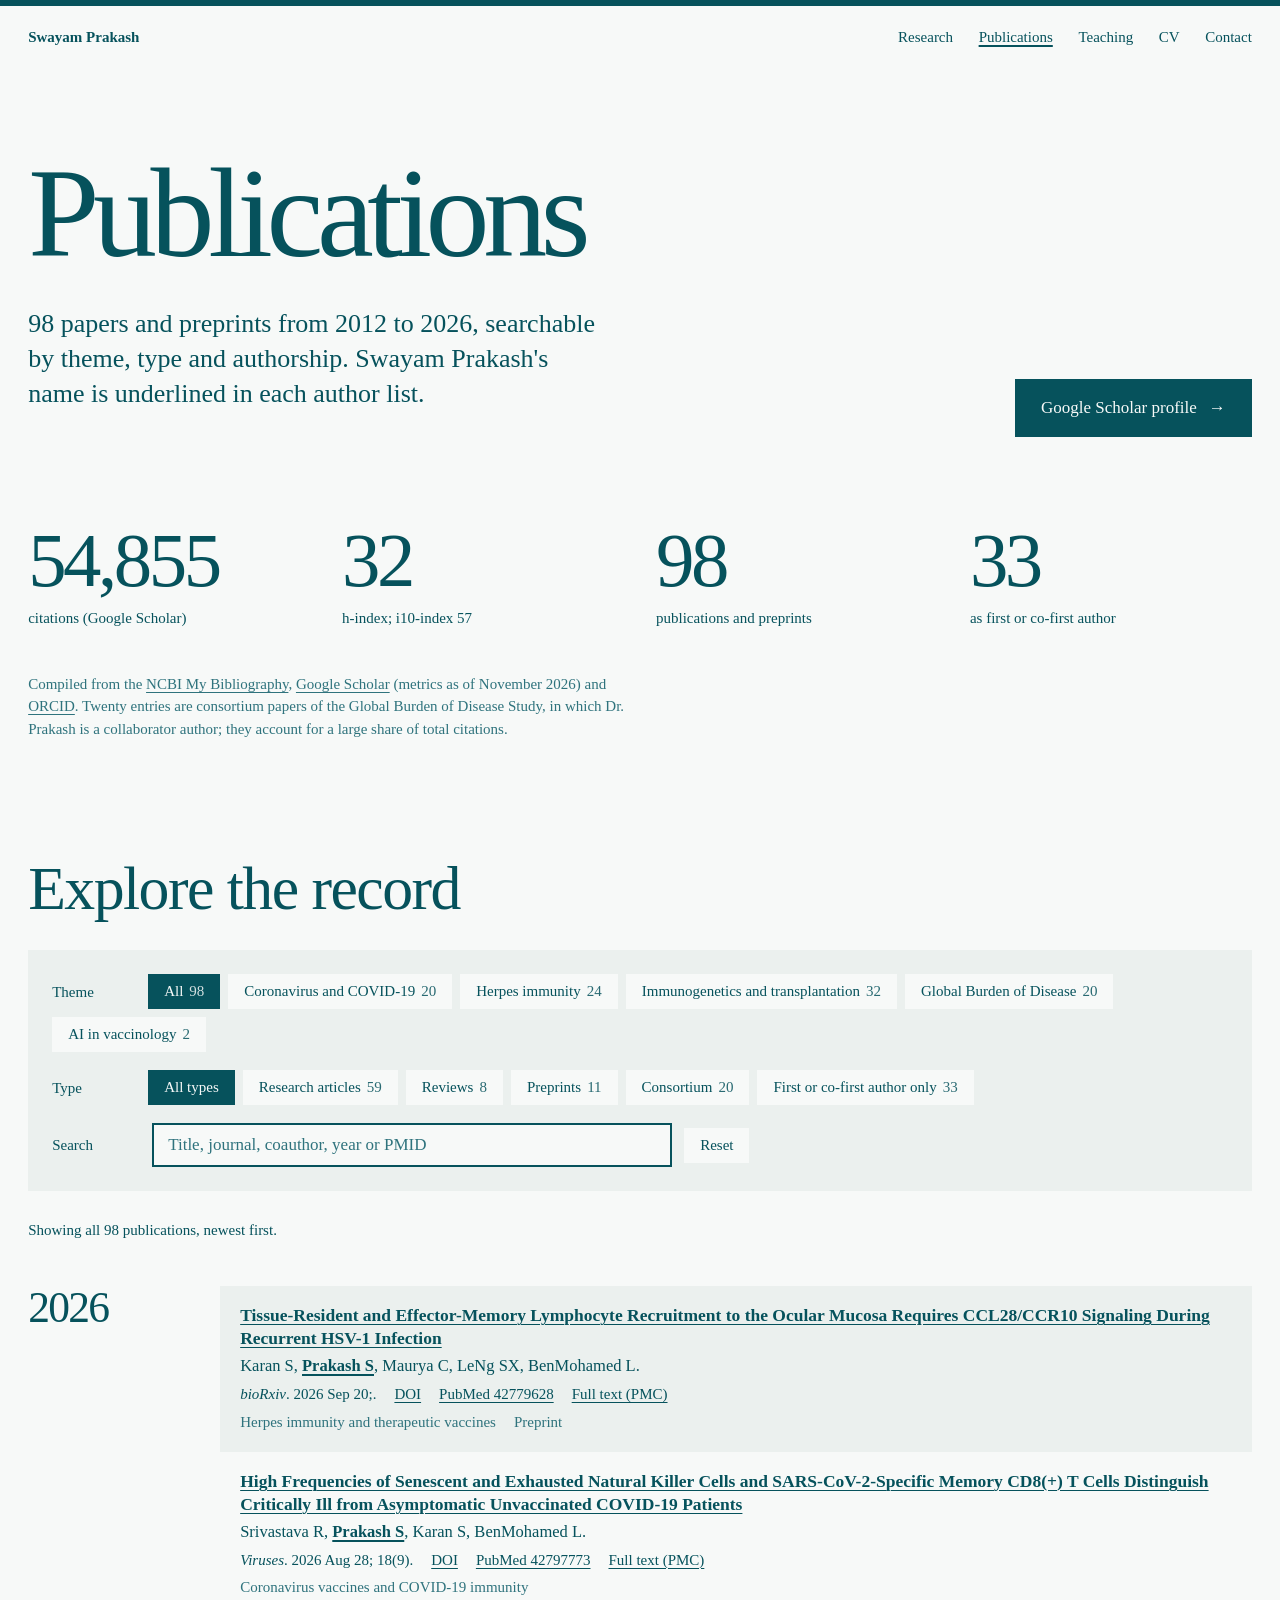
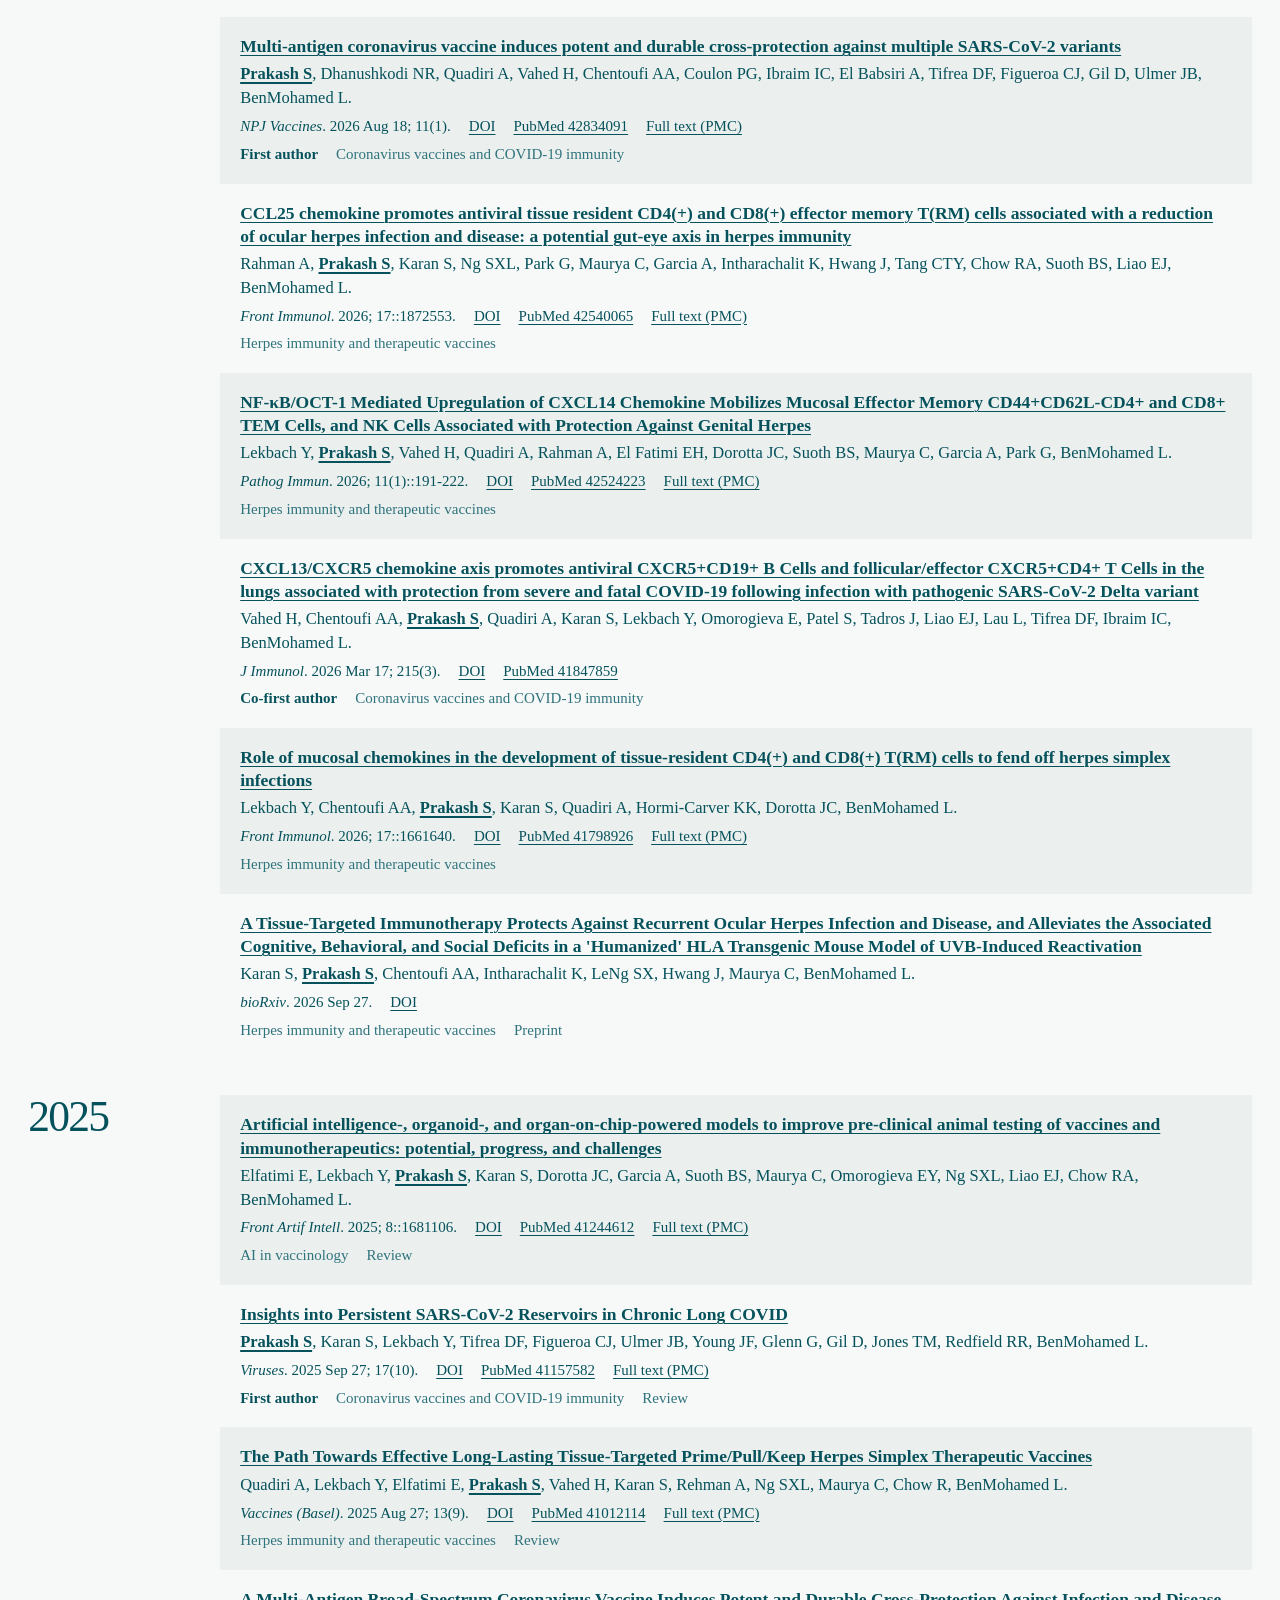
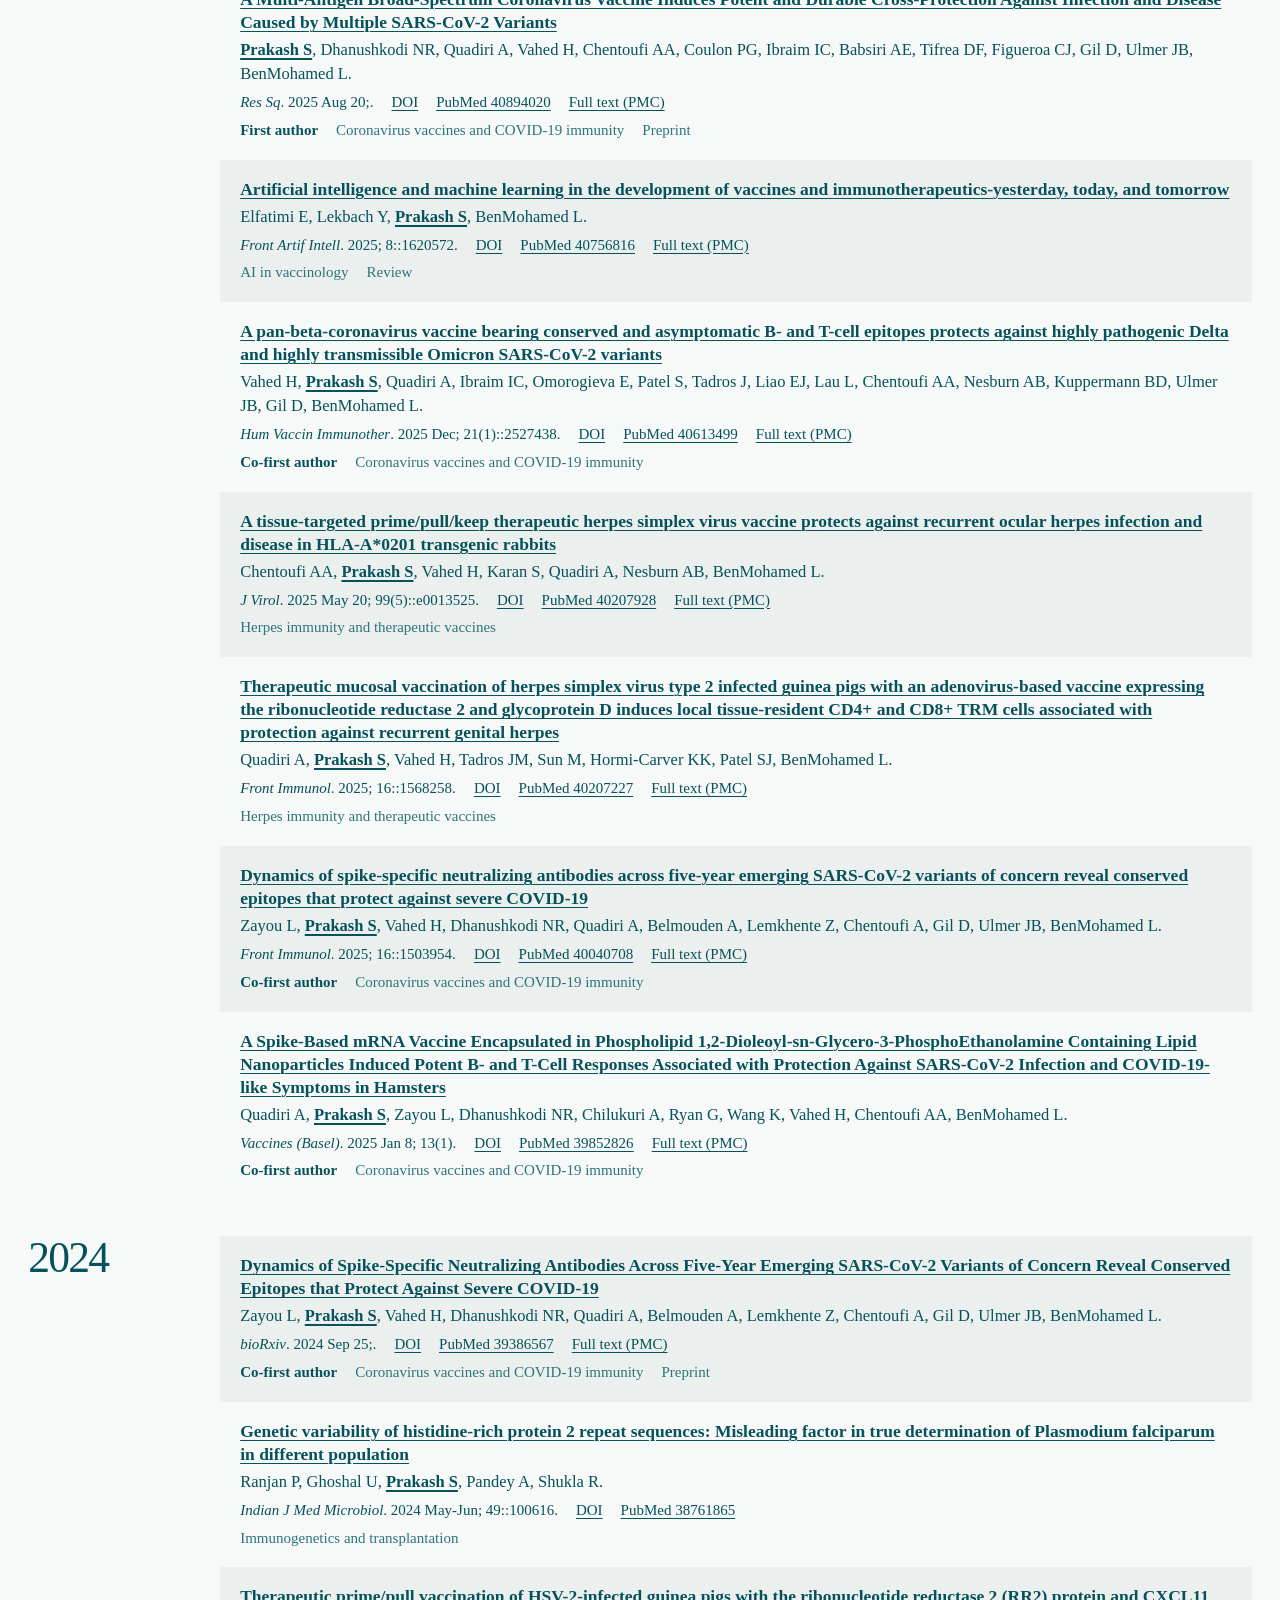
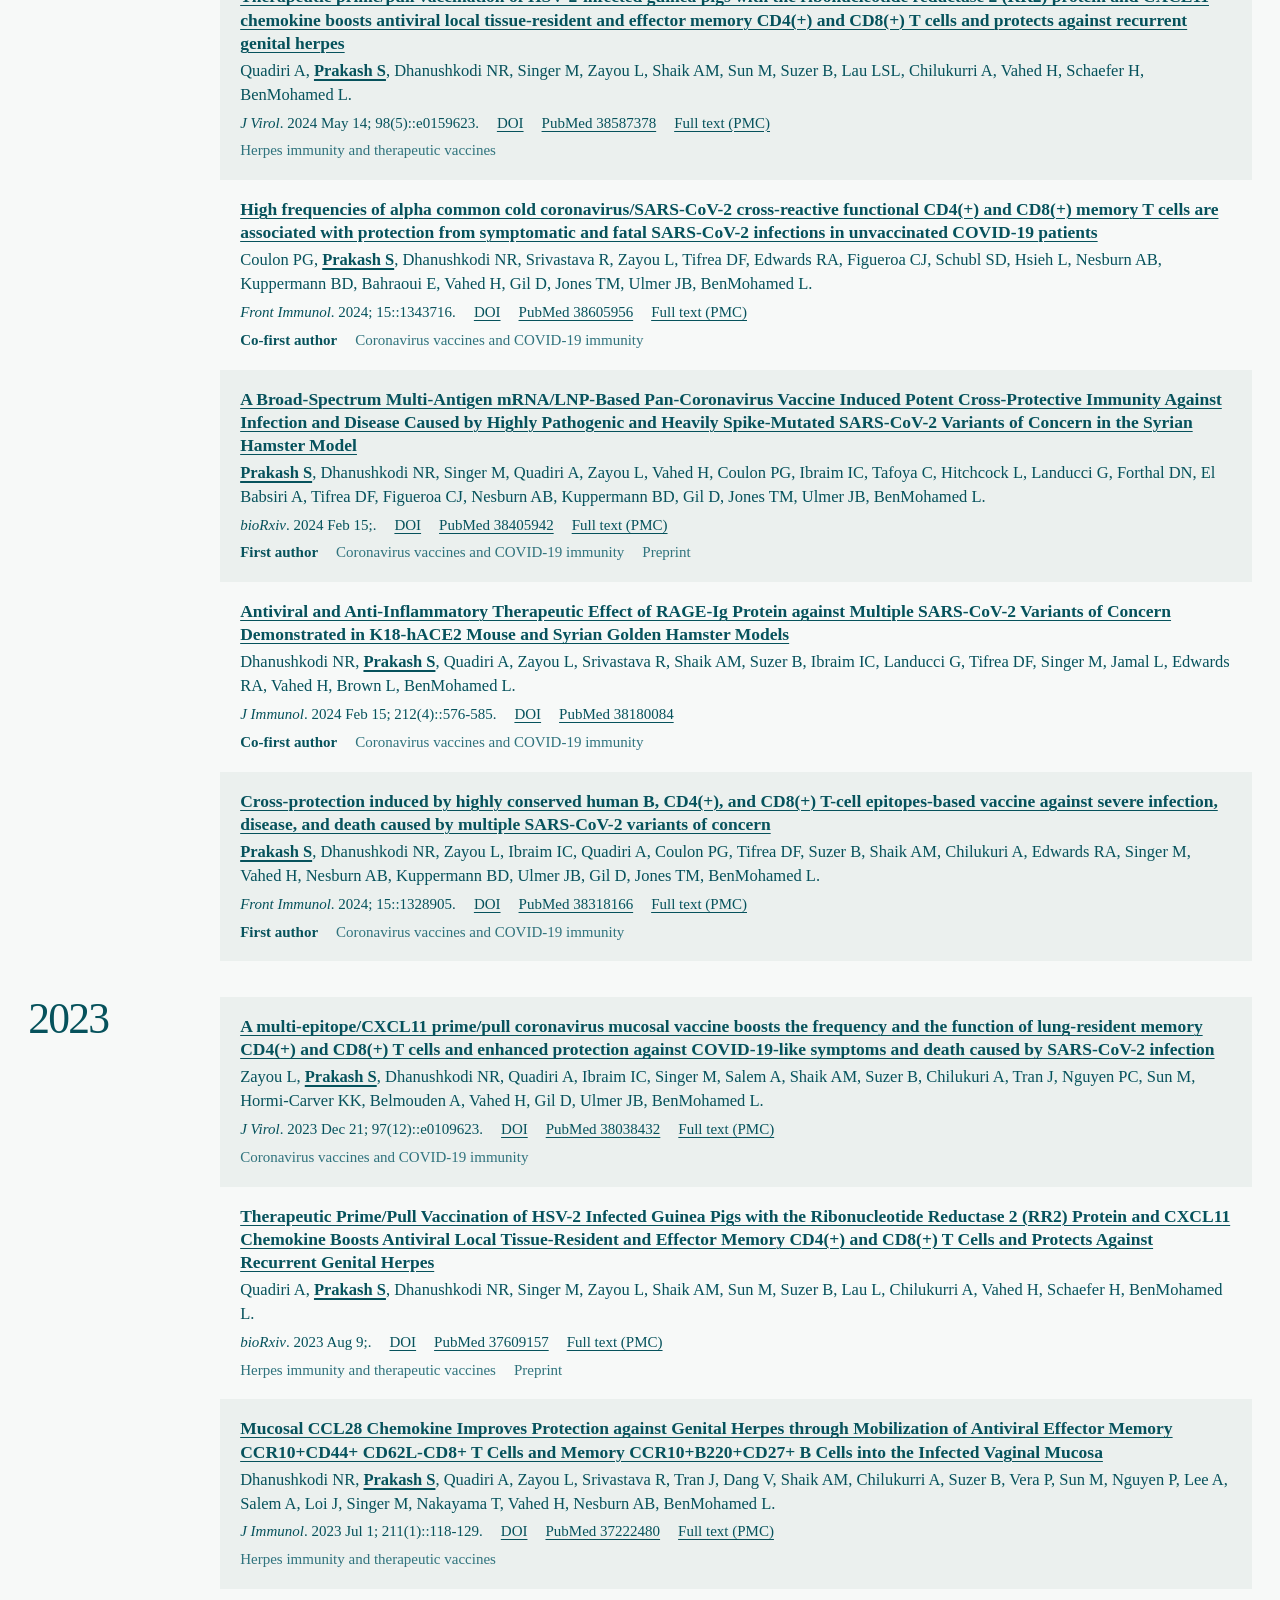
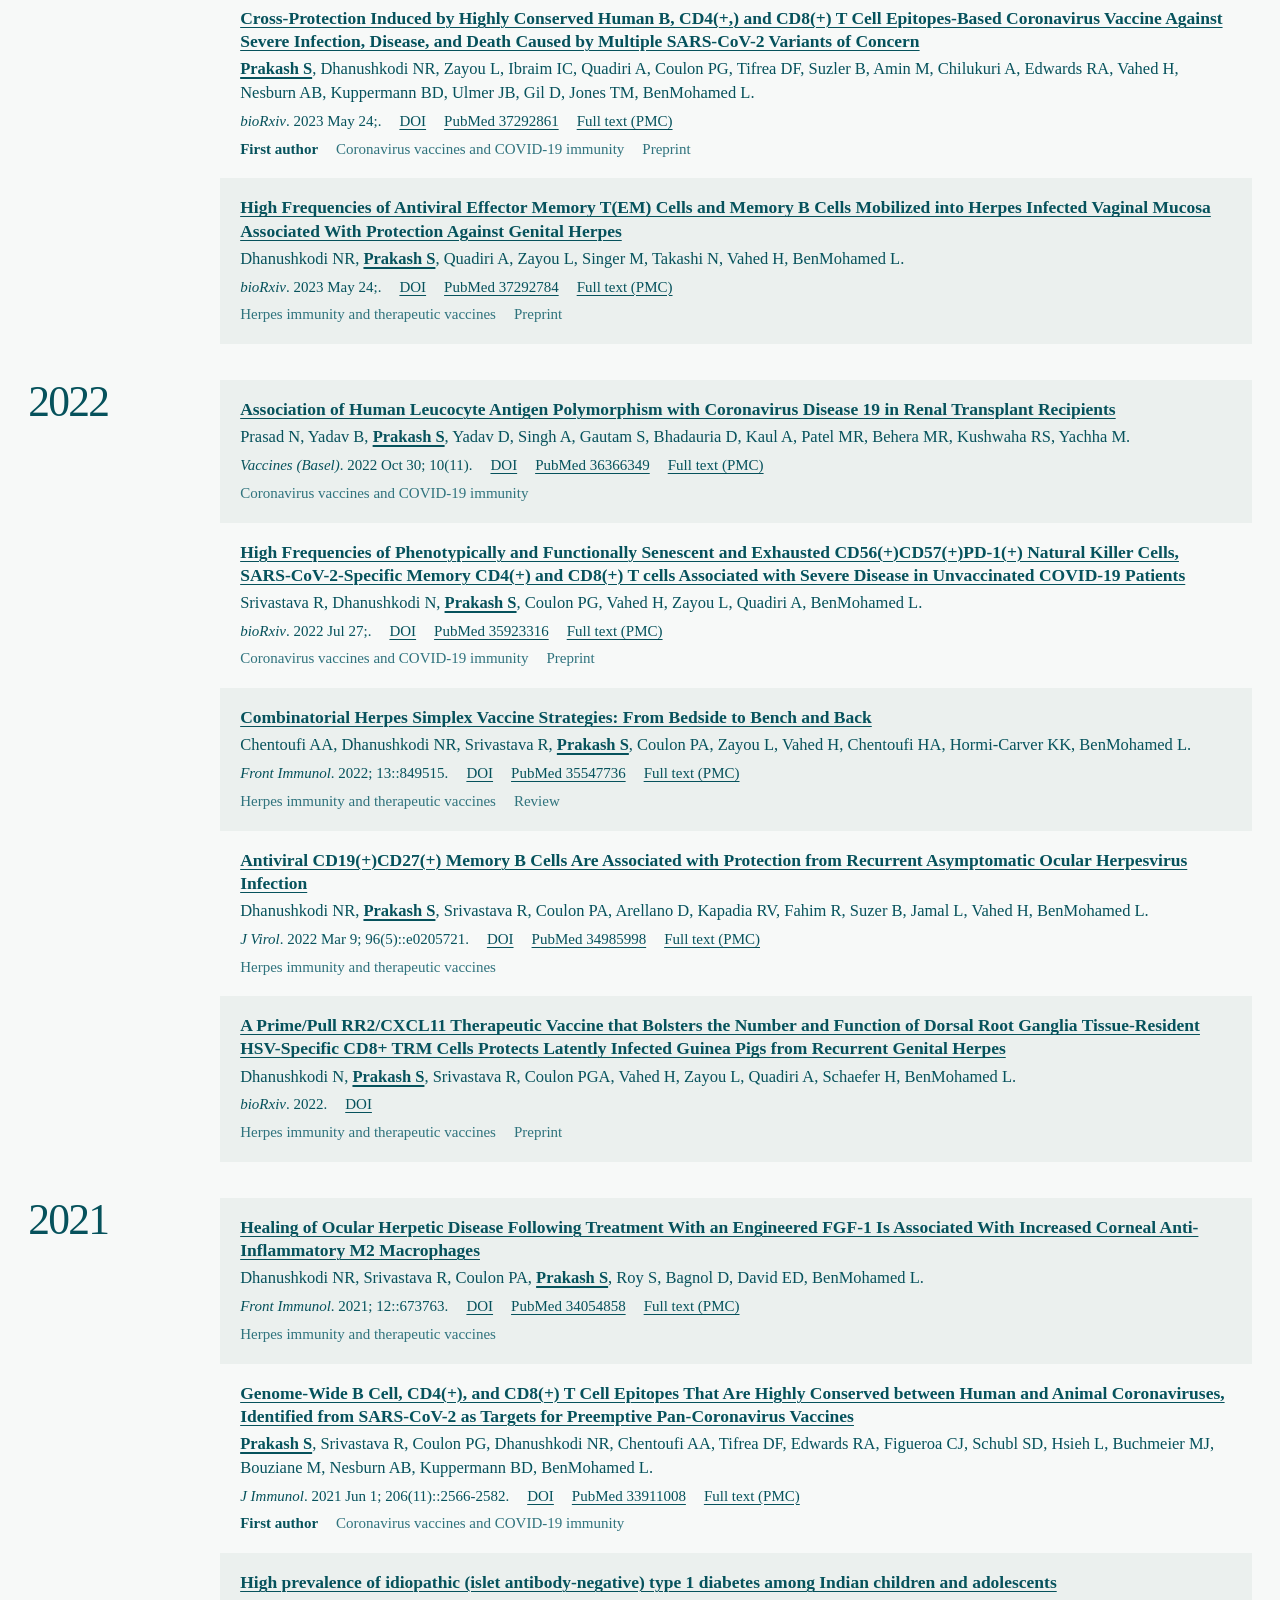
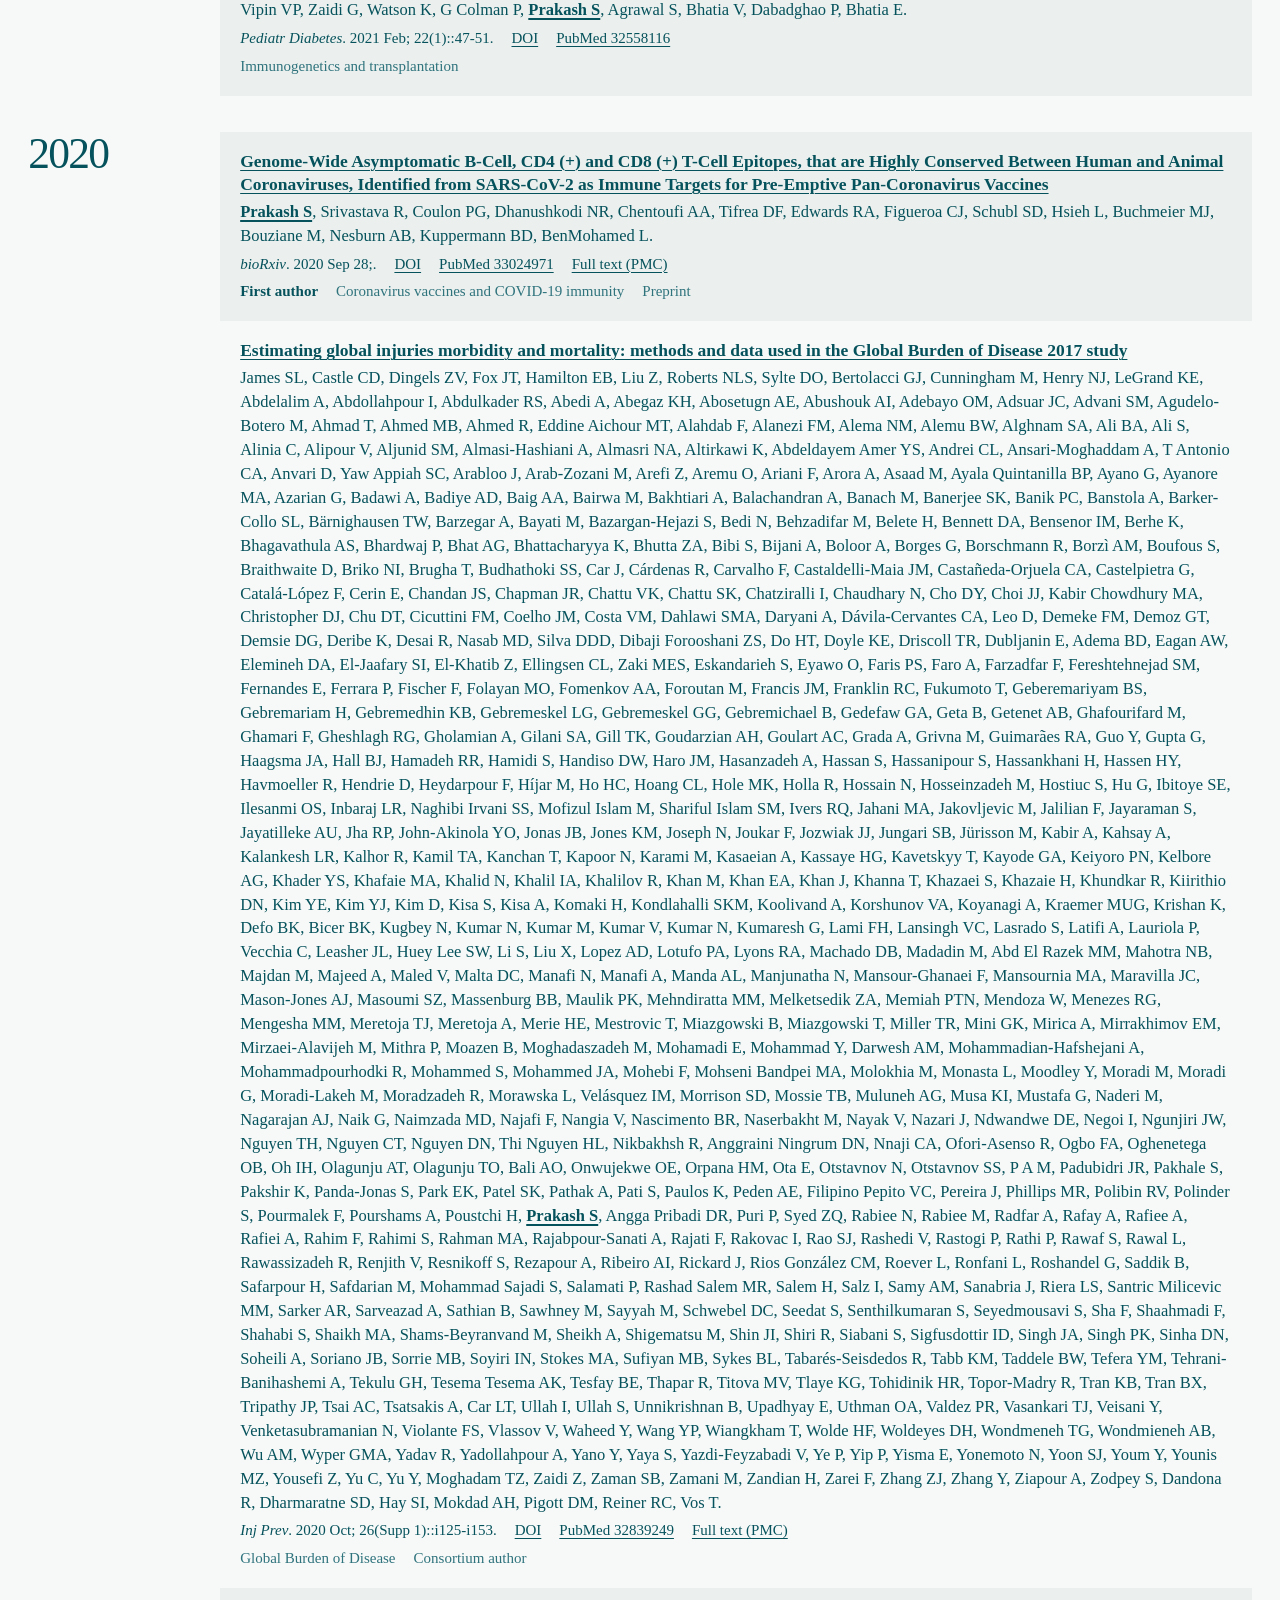
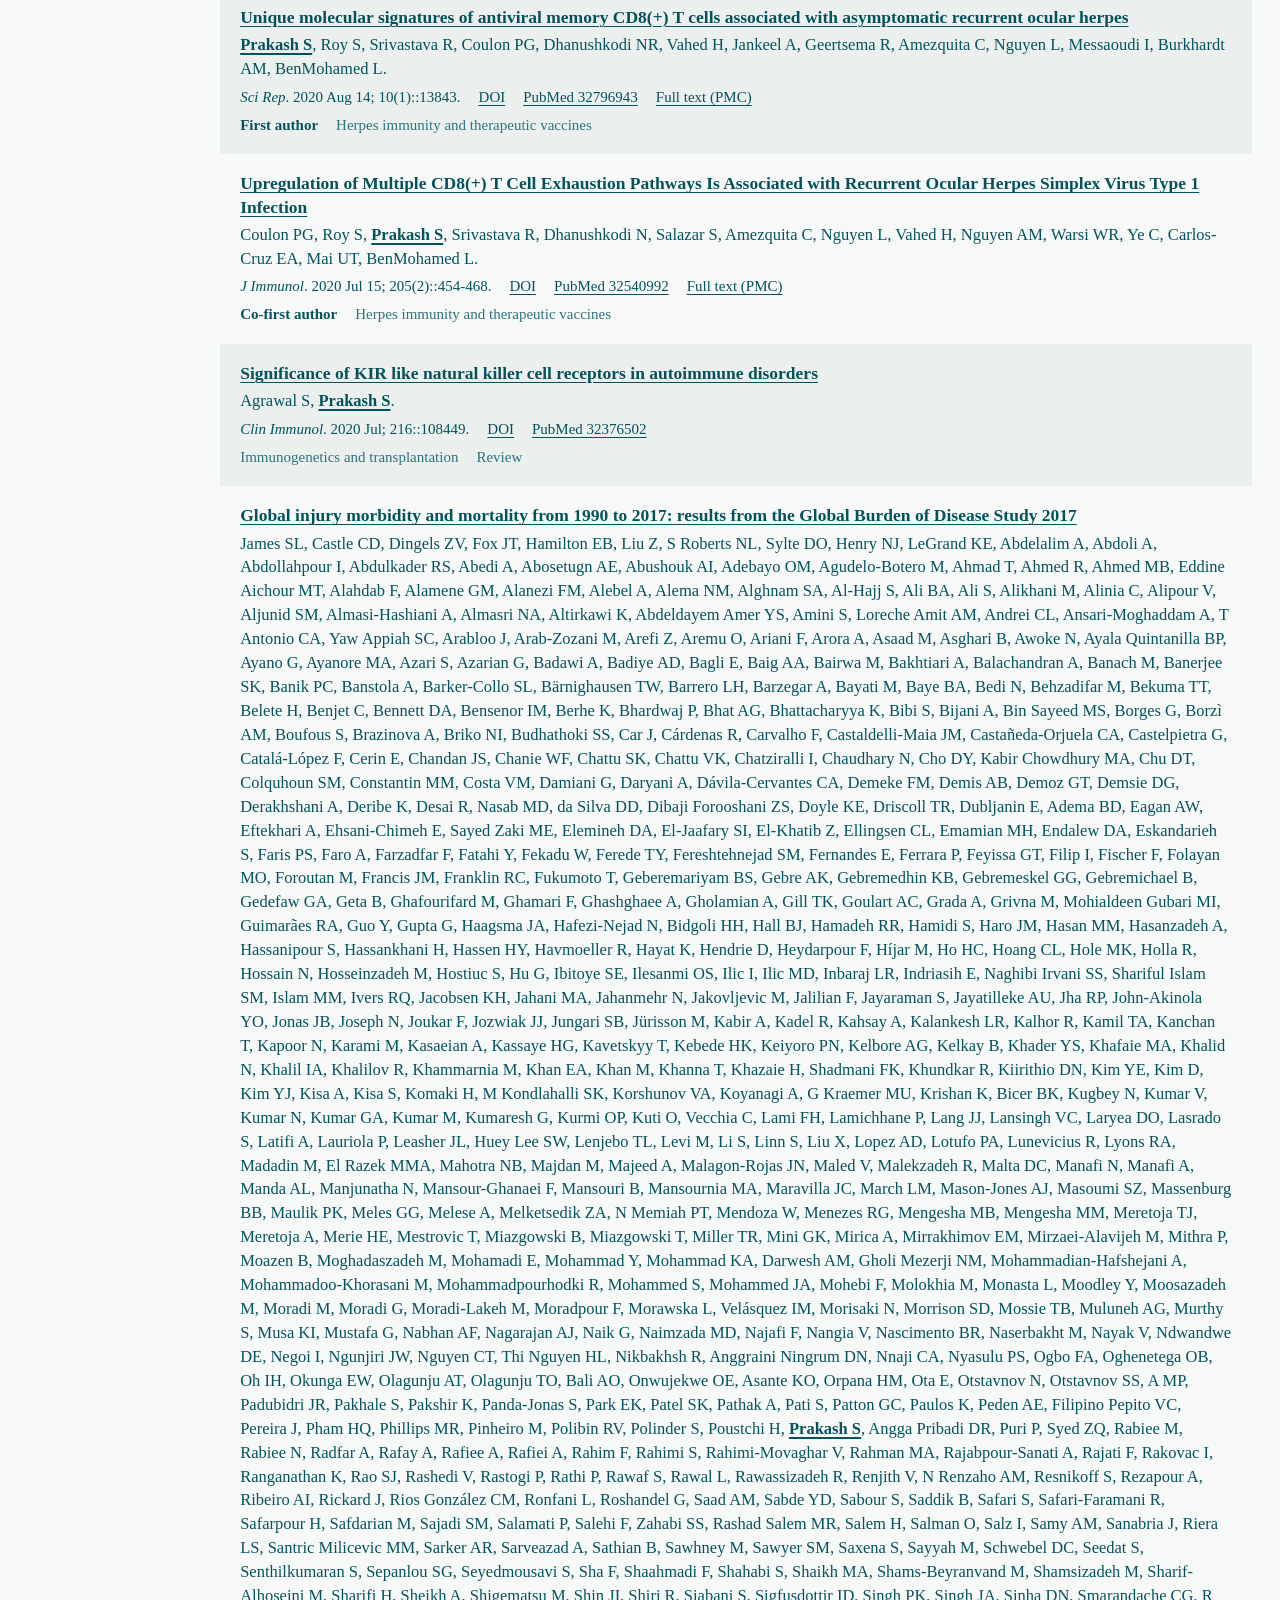
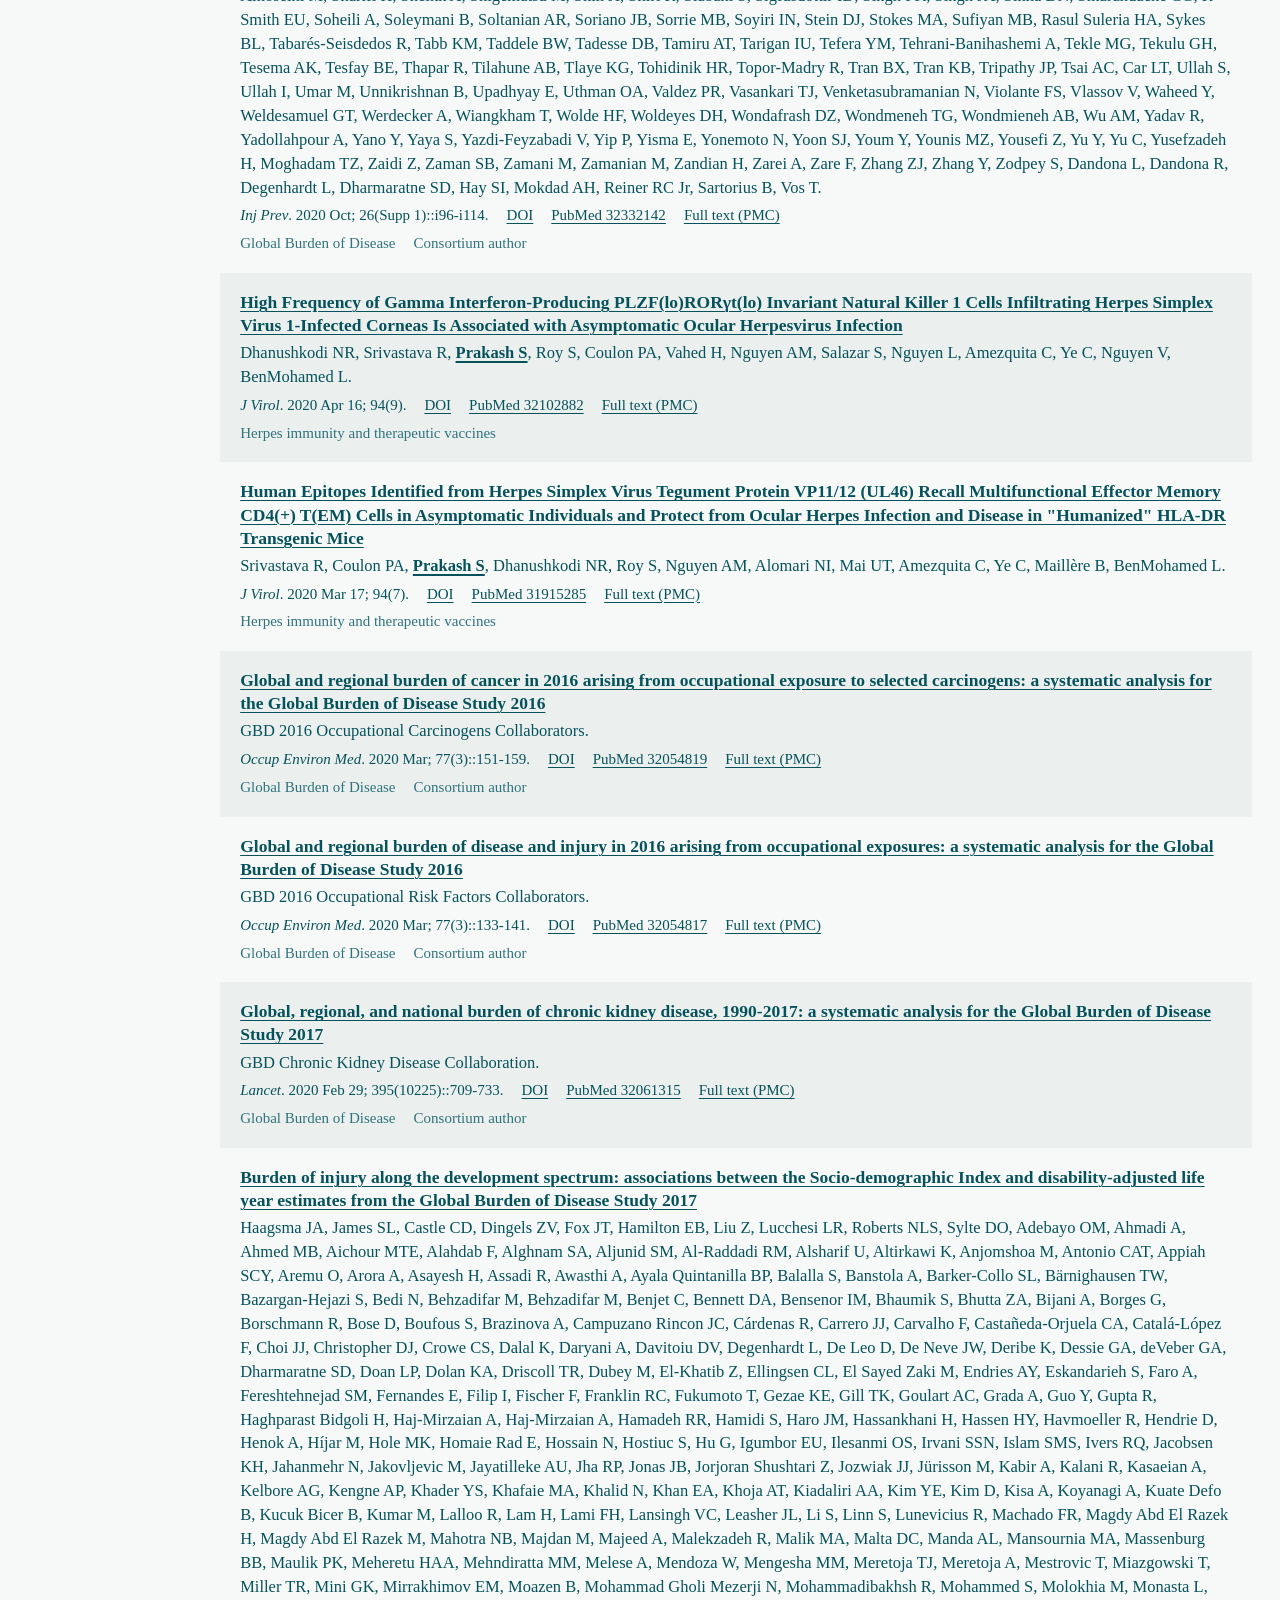
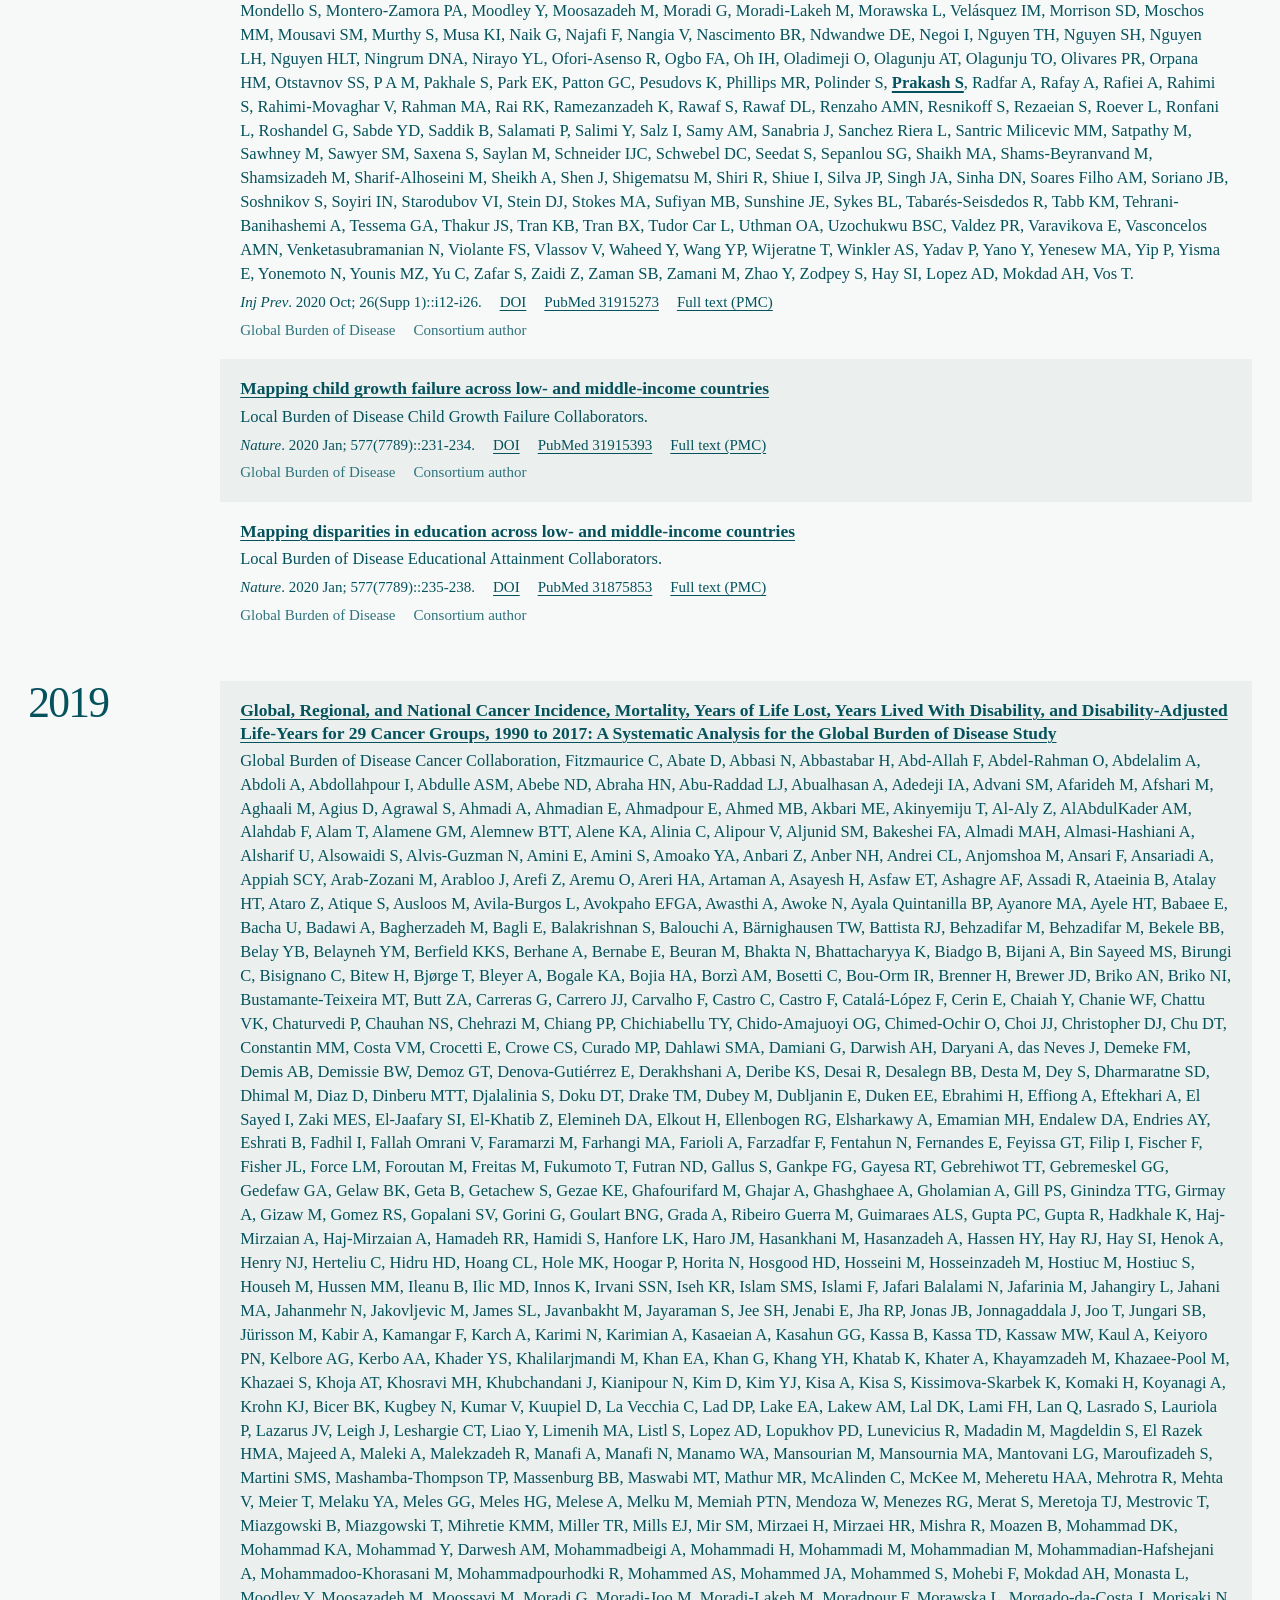
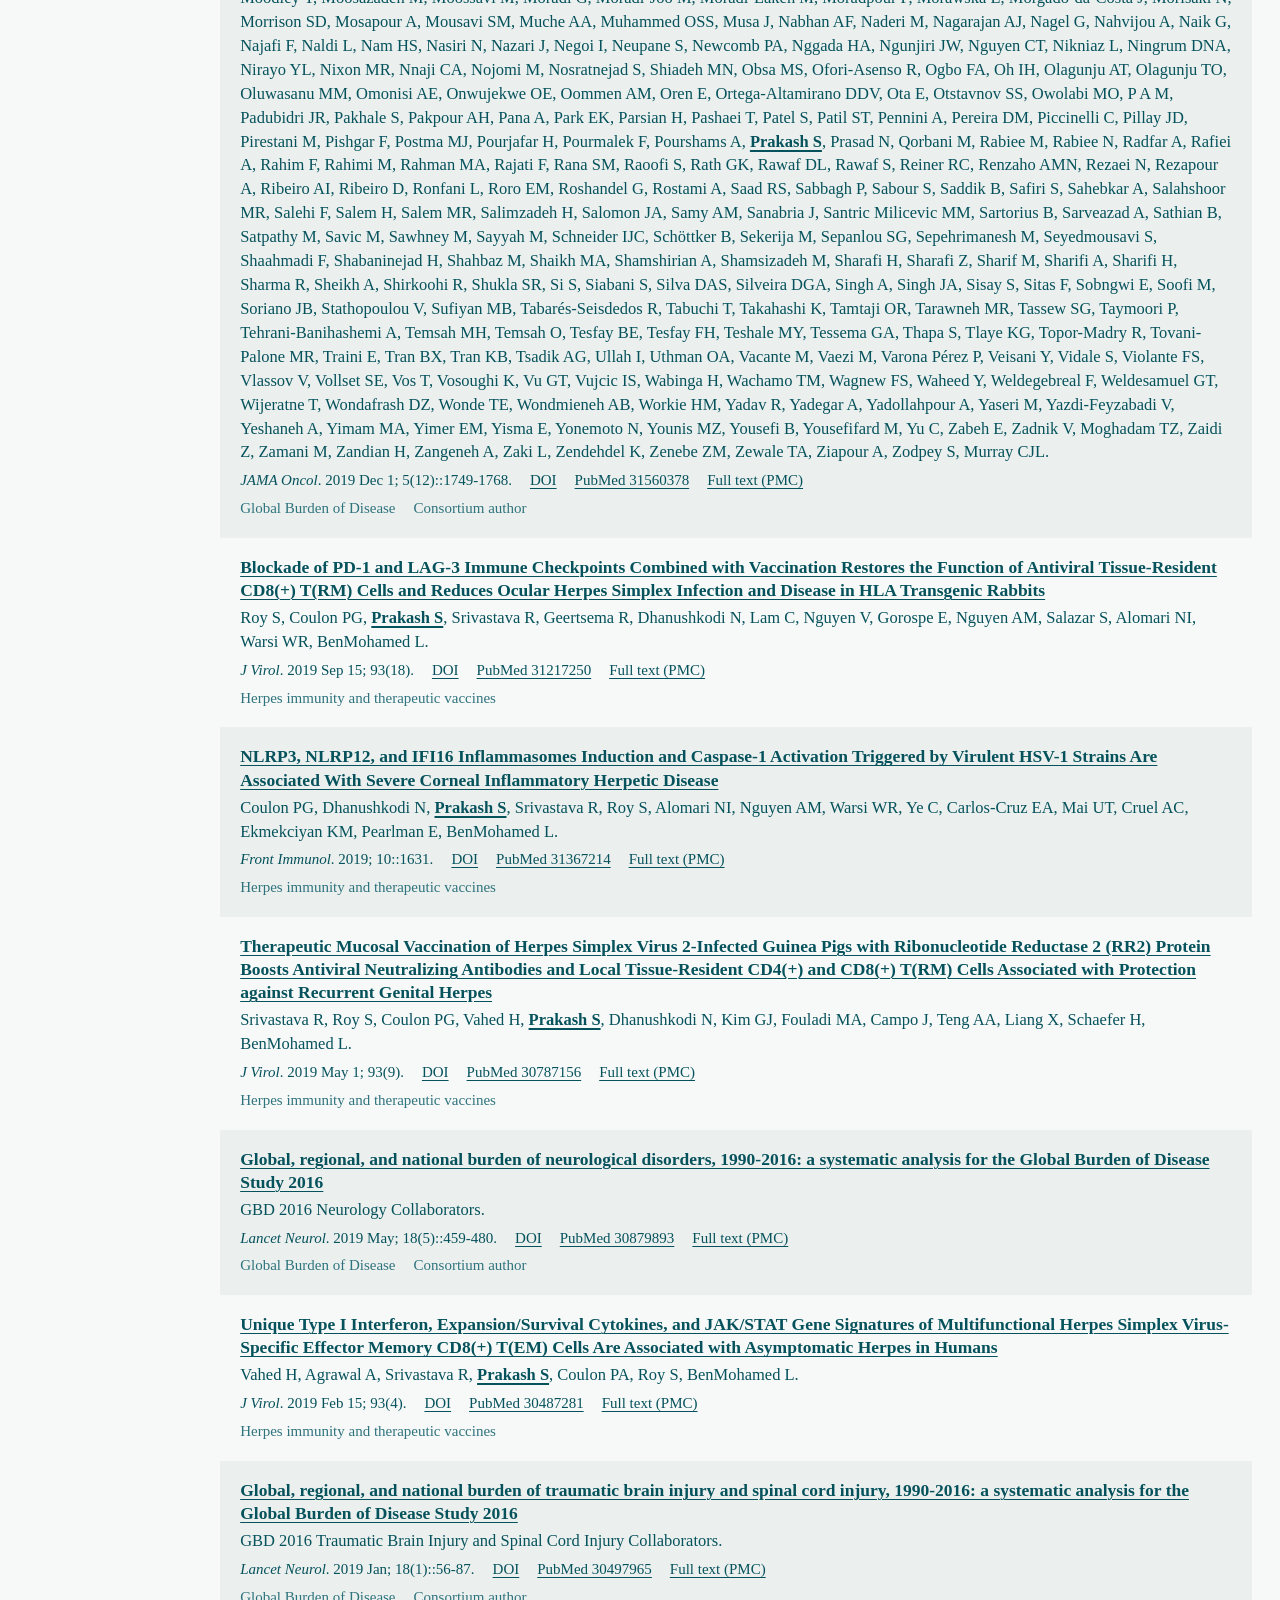
<file: publications.html>
<!doctype html>
<html lang="en">
<head>
<meta charset="utf-8">
<meta name="viewport" content="width=device-width, initial-scale=1">
<title>Publications | Swayam Prakash, PhD</title>
<meta name="description" content="All 98 publications and preprints of Swayam Prakash in vaccine immunology, herpes and coronavirus immunity, immunogenetics and global health, with DOI and PubMed links.">
<meta name="author" content="Swayam Prakash">
<meta property="og:title" content="Publications | Swayam Prakash, PhD">
<meta property="og:description" content="All 98 publications and preprints of Swayam Prakash in vaccine immunology, herpes and coronavirus immunity, immunogenetics and global health, with DOI and PubMed links.">
<meta property="og:type" content="profile">
<meta property="og:image" content="https://www.swayamprakash.si/assets/img/portrait.jpg">
<meta property="og:url" content="https://www.swayamprakash.si/publications.html">
<link rel="canonical" href="https://www.swayamprakash.si/publications.html">
<link rel="icon" href="data:image/svg+xml,%3Csvg xmlns='http://www.w3.org/2000/svg' viewBox='0 0 64 64'%3E%3Crect width='64' height='64' fill='%2306525c'/%3E%3Ctext x='32' y='45' font-family='Georgia,serif' font-size='38' fill='%23f7f9f8' text-anchor='middle'%3ESP%3C/text%3E%3C/svg%3E">
<link rel="preconnect" href="https://api.fontshare.com">
<link rel="preconnect" href="https://cdn.fontshare.com" crossorigin>
<link href="https://api.fontshare.com/v2/css?f[]=erode@400,500,600&display=swap" rel="stylesheet">
<link rel="stylesheet" href="assets/style.css">
<script type="application/ld+json">{"@context": "https://schema.org", "@type": "Person", "name": "Swayam Prakash", "honorificSuffix": "MS, PhD, FACSc, FRSB", "jobTitle": "Assistant Researcher", "affiliation": {"@type": "Organization", "name": "University of California, Irvine, School of Medicine"}, "email": "swayam.immunogenetics@gmail.com", "url": "https://www.swayamprakash.si/", "sameAs": ["https://scholar.google.com/citations?user=gDxl3fYAAAAJ&hl=en", "https://orcid.org/0000-0003-3986-890X", "https://scholarconnect.uci.edu/fswayamp", "https://www.linkedin.com/in/swayam-prakash-ms-phd-frsb-b522a821a/"]}</script>
</head>
<body>
<a class="skip" href="#main">Skip to content</a>
<div class="topbar"></div>
<header class="nav">
  <a class="wordmark" href="index.html">Swayam Prakash</a>
  <nav aria-label="Main"><button class="menu-btn" type="button" aria-expanded="false">Menu</button><ul><li><a href="research.html">Research</a></li><li><a href="publications.html" aria-current="page">Publications</a></li><li><a href="teaching.html">Teaching</a></li><li><a href="cv.html">CV</a></li><li><a href="index.html#contact">Contact</a></li></ul></nav>
</header>

<main id="main">
<div class="page-hero">
  <h1 class="rise">Publications</h1>
  <div class="row">
    <p class="lede rise">98 papers and preprints from 2012 to 2026, searchable by theme, type and authorship. Swayam Prakash's name is underlined in each author list.</p>
    <a class="btn rise" href="https://scholar.google.com/citations?user=gDxl3fYAAAAJ&hl=en" target="_blank" rel="noopener">Google Scholar profile <span class="arr">&rarr;</span></a>
  </div>
</div>

<div class="pub-metrics" data-stagger>
  <div><div class="n tnum">54,855</div><p>citations (Google Scholar)</p></div>
  <div><div class="n tnum">32</div><p>h-index; i10-index 57</p></div>
  <div><div class="n tnum">98</div><p>publications and preprints</p></div>
  <div><div class="n tnum">33</div><p>as first or co-first author</p></div>
</div>
<p class="pub-src rise">Compiled from the <a href="https://www.ncbi.nlm.nih.gov/myncbi/a.b.2/bibliography/public/" target="_blank" rel="noopener">NCBI My Bibliography</a>, <a href="https://scholar.google.com/citations?user=gDxl3fYAAAAJ&hl=en" target="_blank" rel="noopener">Google Scholar</a> (metrics as of November 2026) and <a href="https://orcid.org/0000-0003-3986-890X" target="_blank" rel="noopener">ORCID</a>. Twenty entries are consortium papers of the Global Burden of Disease Study, in which Dr. Prakash is a collaborator author; they account for a large share of total citations.</p>

<section class="explorer" aria-labelledby="ex-h">
  <h2 id="ex-h">Explore the record</h2>
  <div class="controls">
    <div class="grp" role="group" aria-label="Filter by theme"><span>Theme</span>
      <button class="chip" type="button" data-group="th" data-val="all" aria-pressed="true">All<span class="c" data-count="all"></span></button>
      <button class="chip" type="button" data-group="th" data-val="corona" aria-pressed="false">Coronavirus and COVID-19<span class="c" data-count="corona"></span></button>
      <button class="chip" type="button" data-group="th" data-val="herpes" aria-pressed="false">Herpes immunity<span class="c" data-count="herpes"></span></button>
      <button class="chip" type="button" data-group="th" data-val="genetics" aria-pressed="false">Immunogenetics and transplantation<span class="c" data-count="genetics"></span></button>
      <button class="chip" type="button" data-group="th" data-val="global" aria-pressed="false">Global Burden of Disease<span class="c" data-count="global"></span></button>
      <button class="chip" type="button" data-group="th" data-val="ai" aria-pressed="false">AI in vaccinology<span class="c" data-count="ai"></span></button>
    </div>
    <div class="grp" role="group" aria-label="Filter by type"><span>Type</span>
      <button class="chip" type="button" data-group="ty" data-val="all" aria-pressed="true">All types</button>
      <button class="chip" type="button" data-group="ty" data-val="article" aria-pressed="false">Research articles<span class="c" data-count="article"></span></button>
      <button class="chip" type="button" data-group="ty" data-val="review" aria-pressed="false">Reviews<span class="c" data-count="review"></span></button>
      <button class="chip" type="button" data-group="ty" data-val="preprint" aria-pressed="false">Preprints<span class="c" data-count="preprint"></span></button>
      <button class="chip" type="button" data-group="ty" data-val="consortium" aria-pressed="false">Consortium<span class="c" data-count="consortium"></span></button>
      <button class="chip" type="button" data-group="lead" data-val="1" aria-pressed="false">First or co-first author only<span class="c" data-count="lead"></span></button>
    </div>
    <div class="search"><label for="q">Search</label><input id="q" type="search" placeholder="Title, journal, coauthor, year or PMID" autocomplete="off">
      <button class="chip" type="button" id="reset">Reset</button></div>
  </div>
  <p class="status" id="pub-status" aria-live="polite"></p>
  <div id="pub-list"><noscript><p>Enable JavaScript to filter the list, or see the <a href="cv.html#publications">full list on the CV page</a>.</p></noscript></div>
</section>
</main>

<footer class="close" id="footer">
  <div class="top">
    <div>
      <h2>Start a<br>conversation</h2>
      <a class="btn on-field" href="mailto:swayam.immunogenetics@gmail.com?subject=Faculty%20position%20enquiry">Write to Dr. Prakash <span class="arr">&rarr;</span></a>
    </div>
    <ul aria-label="Profiles">
      <li><a href="https://scholar.google.com/citations?user=gDxl3fYAAAAJ&hl=en" target="_blank" rel="noopener">Google Scholar</a></li>
      <li><a href="https://www.ncbi.nlm.nih.gov/myncbi/a.b.2/bibliography/public/" target="_blank" rel="noopener">NCBI bibliography</a></li>
      <li><a href="https://orcid.org/0000-0003-3986-890X" target="_blank" rel="noopener">ORCID 0000-0003-3986-890X</a></li>
      <li><a href="https://scholarconnect.uci.edu/fswayamp" target="_blank" rel="noopener">UCI ScholarConnect</a></li>
      <li><a href="https://www.linkedin.com/in/swayam-prakash-ms-phd-frsb-b522a821a/" target="_blank" rel="noopener">LinkedIn</a></li>
      <li><a href="cv.html">Curriculum vitae</a></li>
    </ul>
  </div>
  <div class="legal">
    <span>&copy; 2026 Swayam Prakash. Content updated November 2026.</span>
    <span>Micrographs: NIAID, CC BY 2.0, via <a href="https://commons.wikimedia.org/w/index.php?curid=87960895" target="_blank" rel="noopener">Wikimedia Commons</a> and <a href="https://commons.wikimedia.org/w/index.php?curid=131842045" target="_blank" rel="noopener">Wikimedia Commons</a>.</span>
  </div>
  <div class="crop" aria-hidden="true">Prakash</div>
</footer>
<script src="assets/pubs.js"></script>
<script src="assets/main.js"></script>
</body>
</html>
</file>
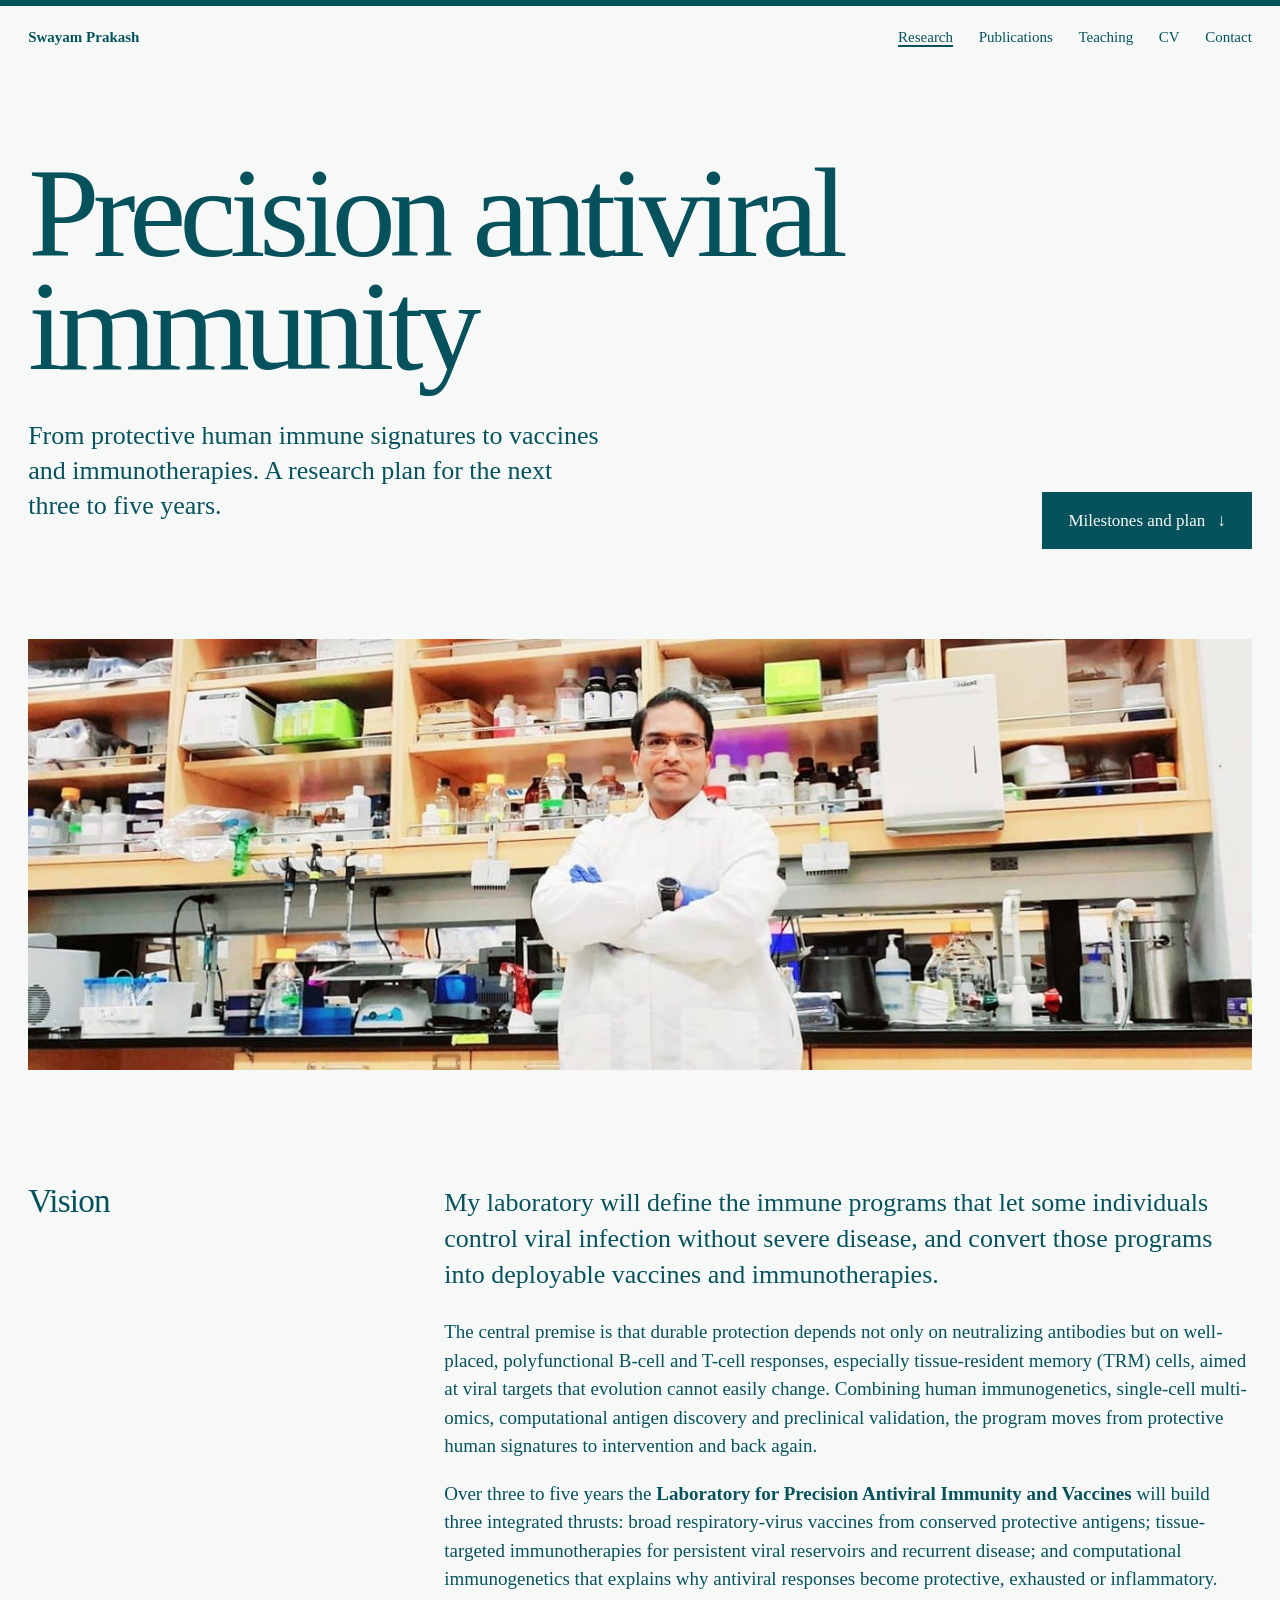
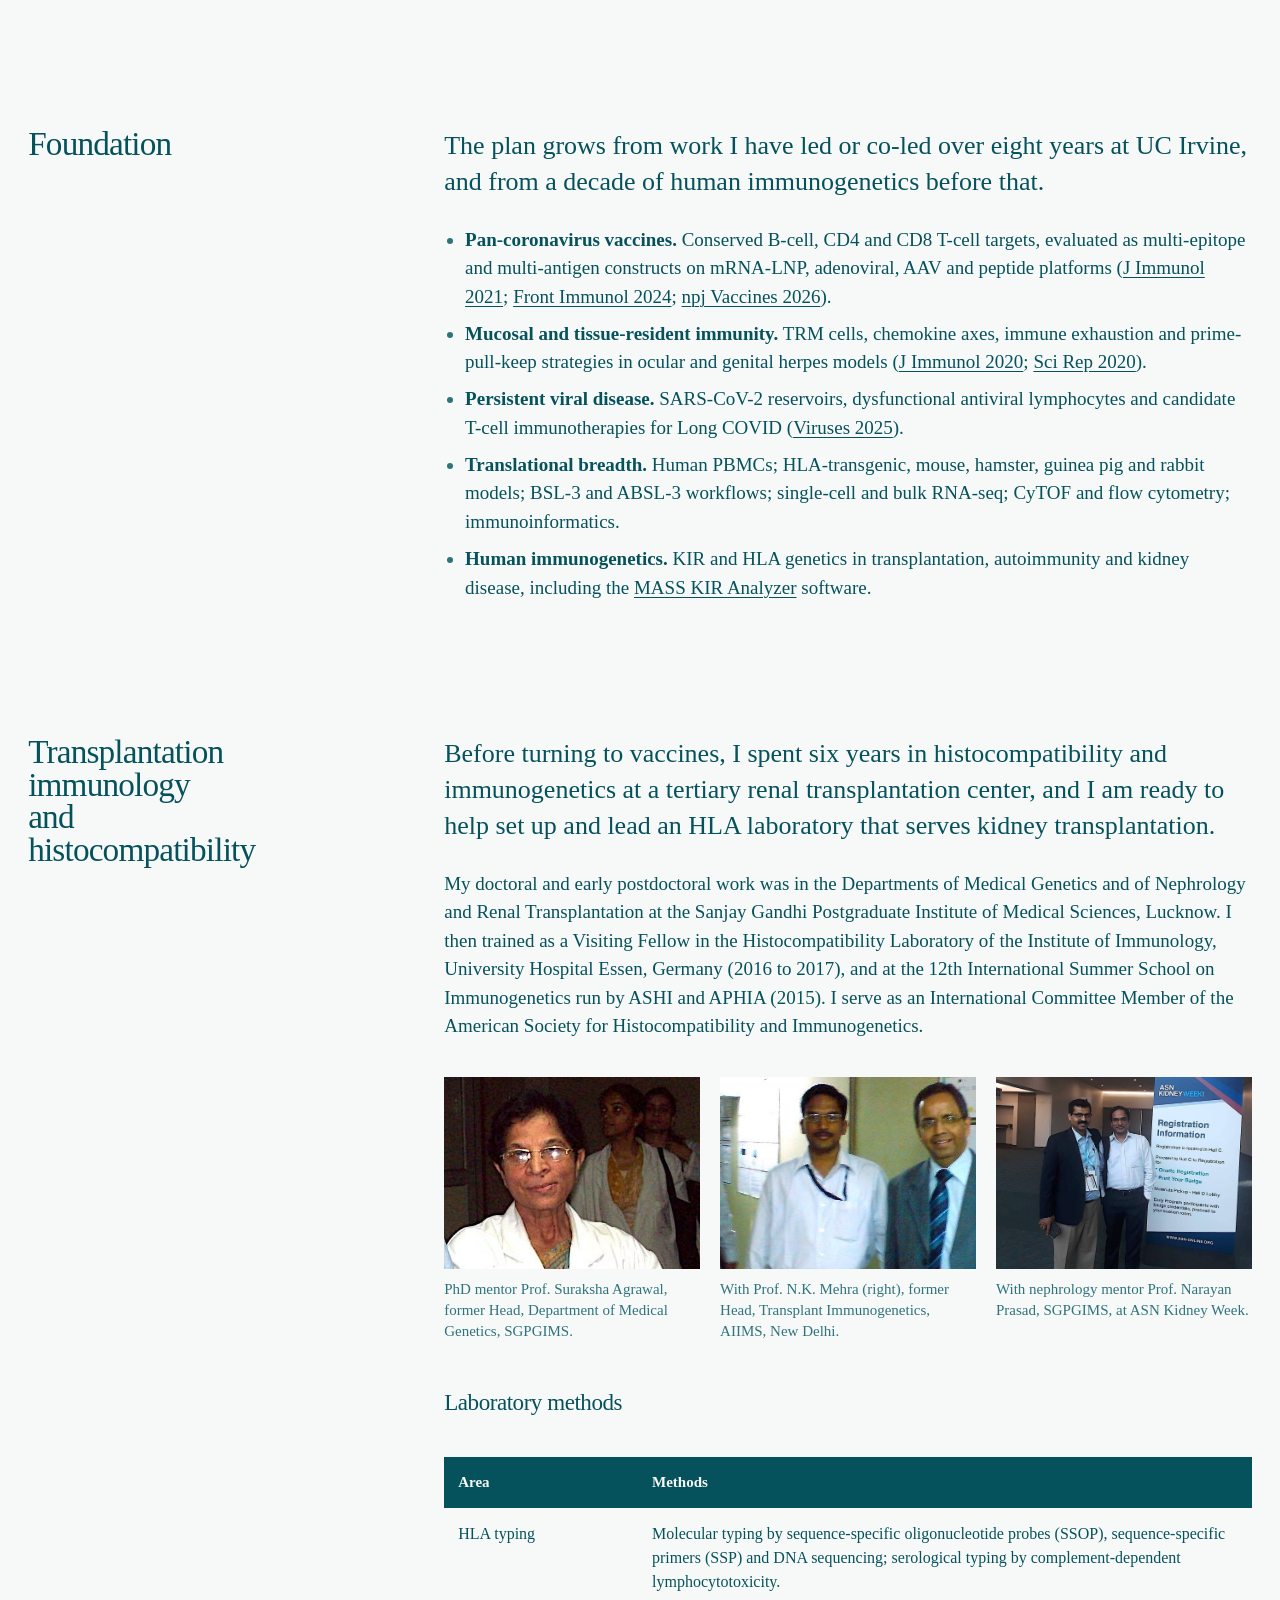
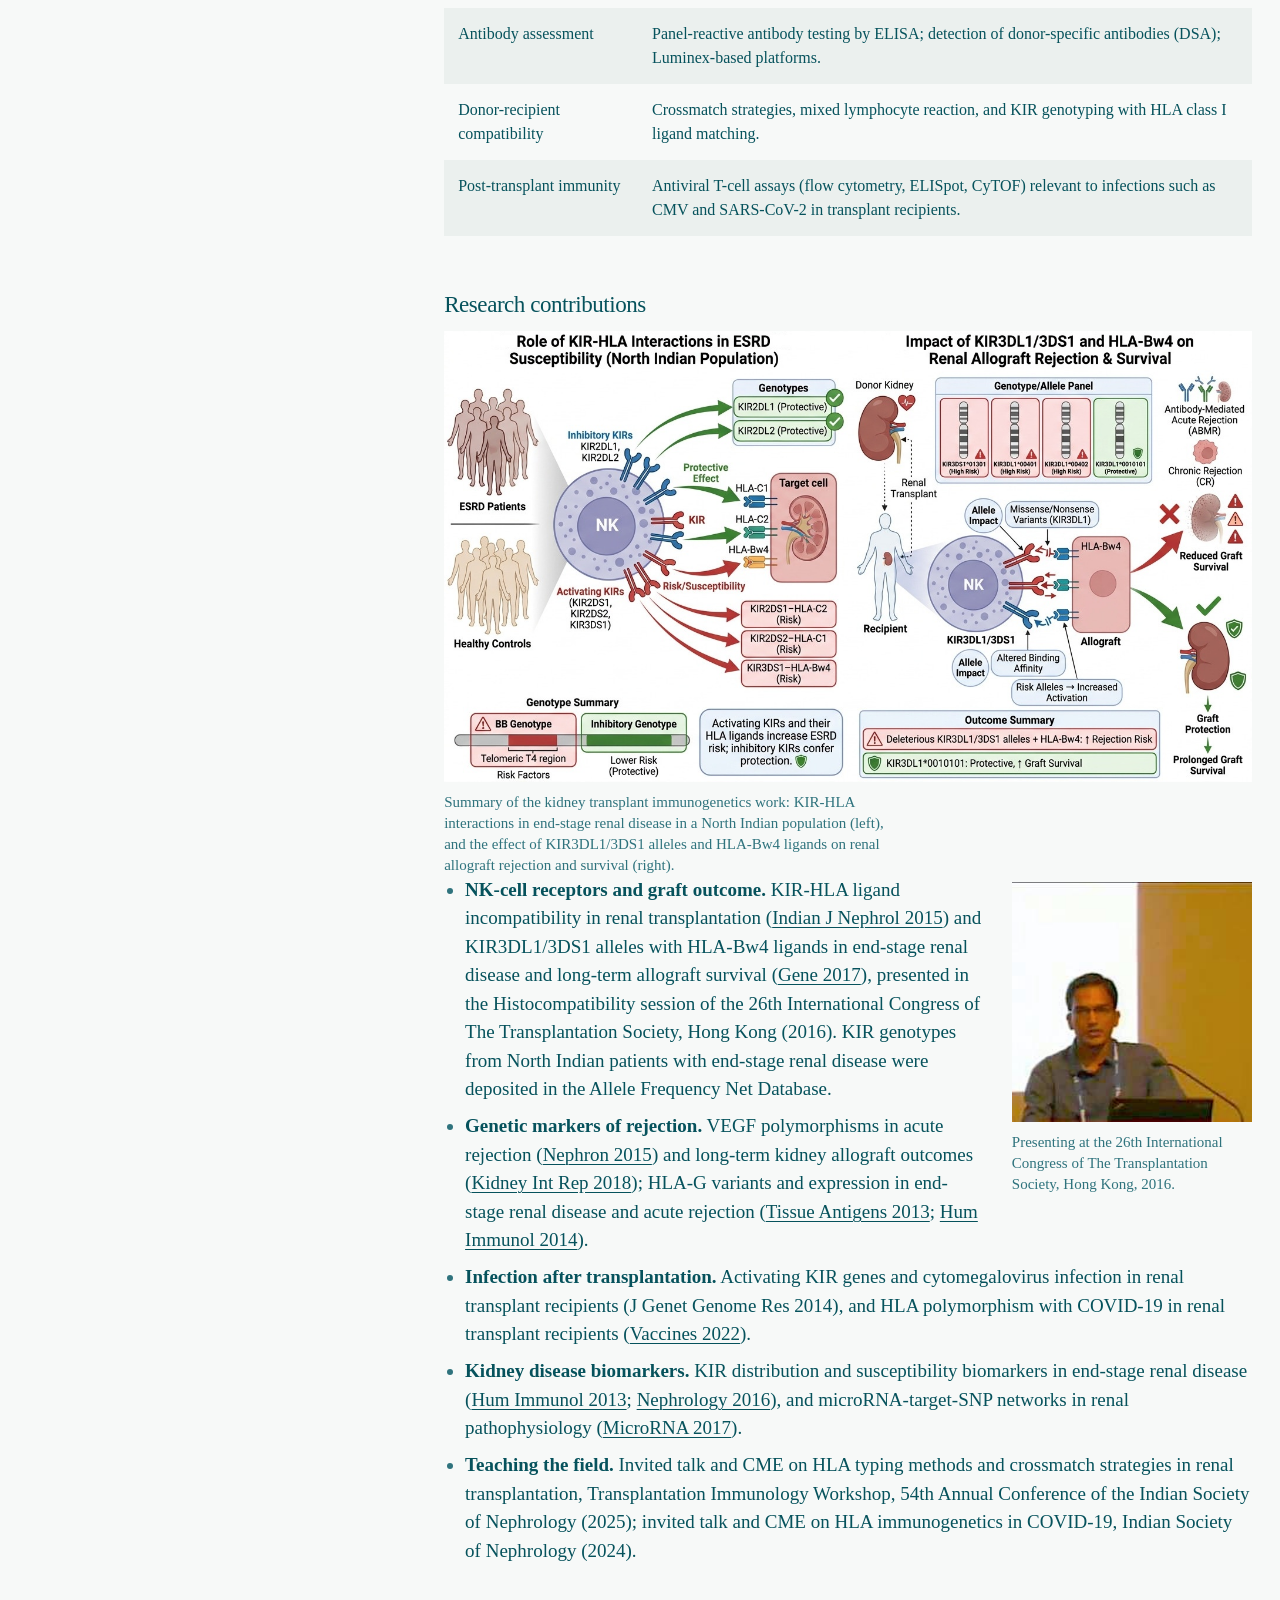
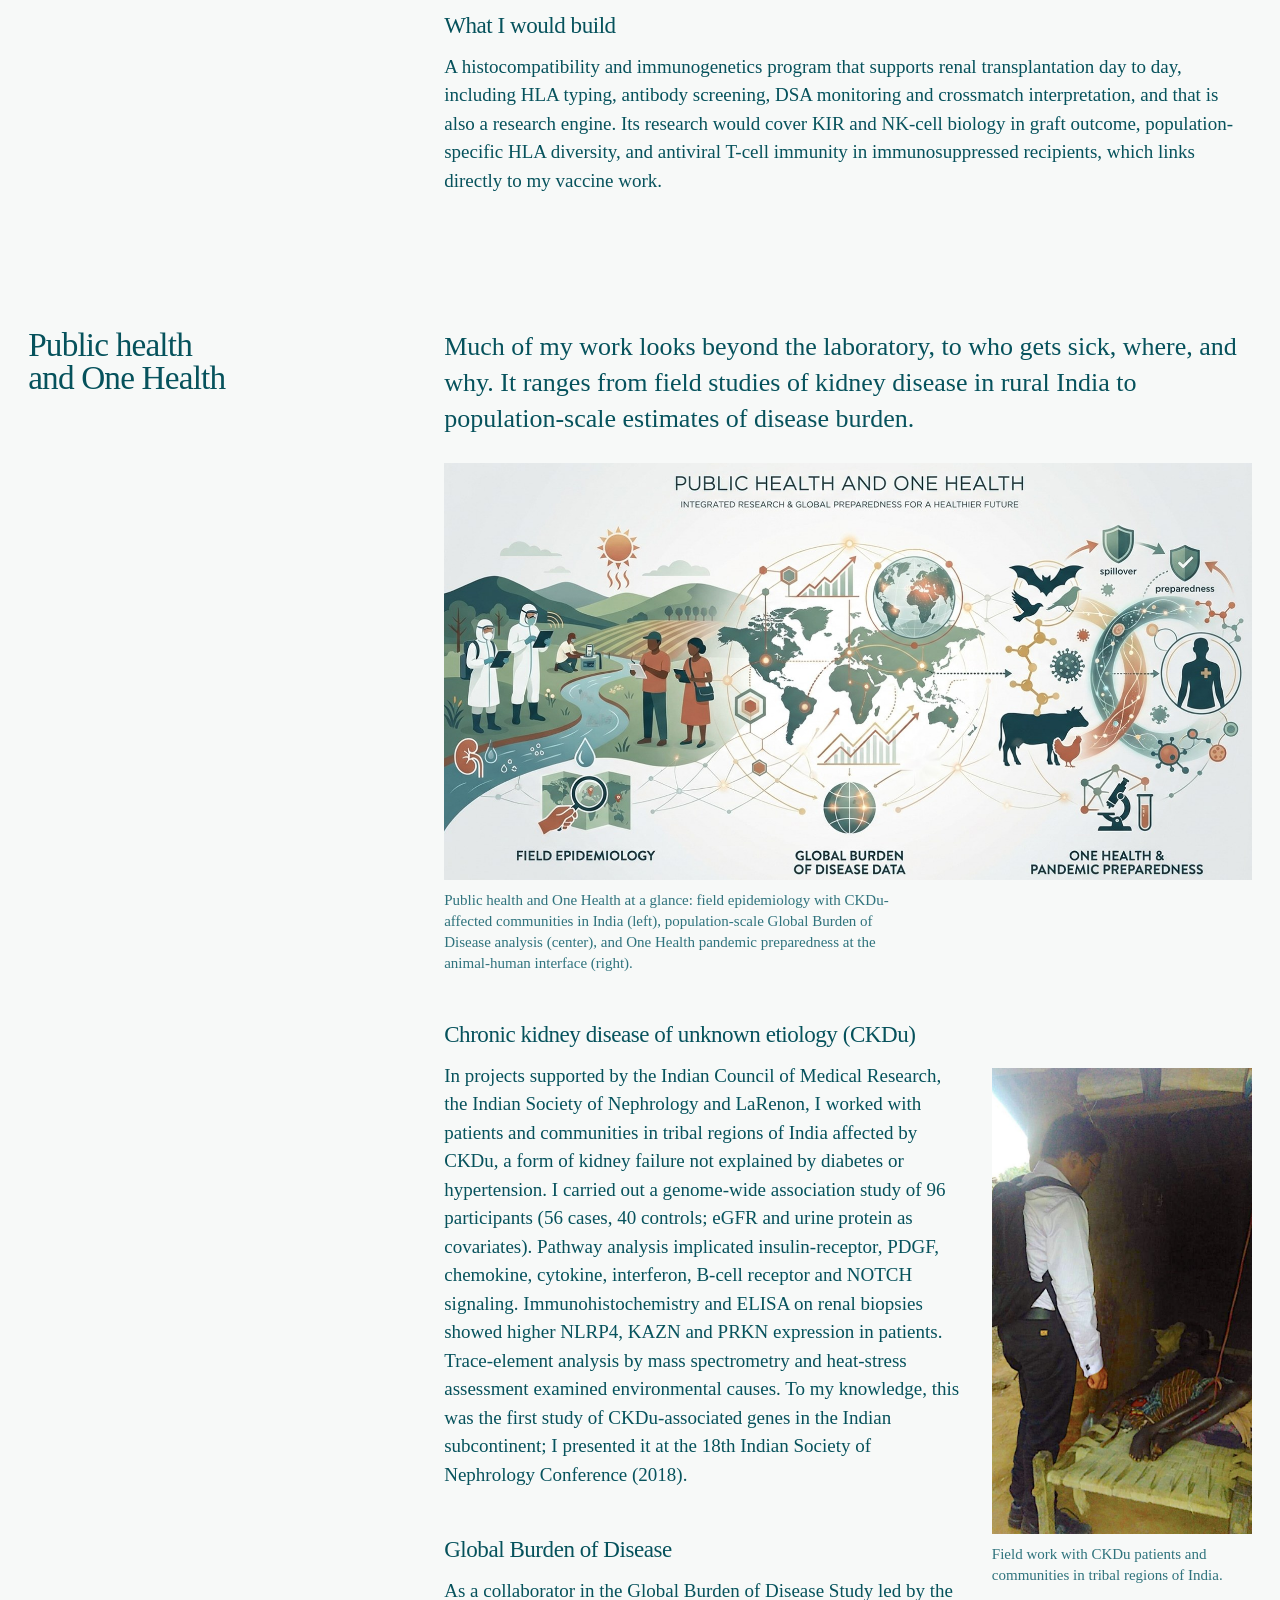
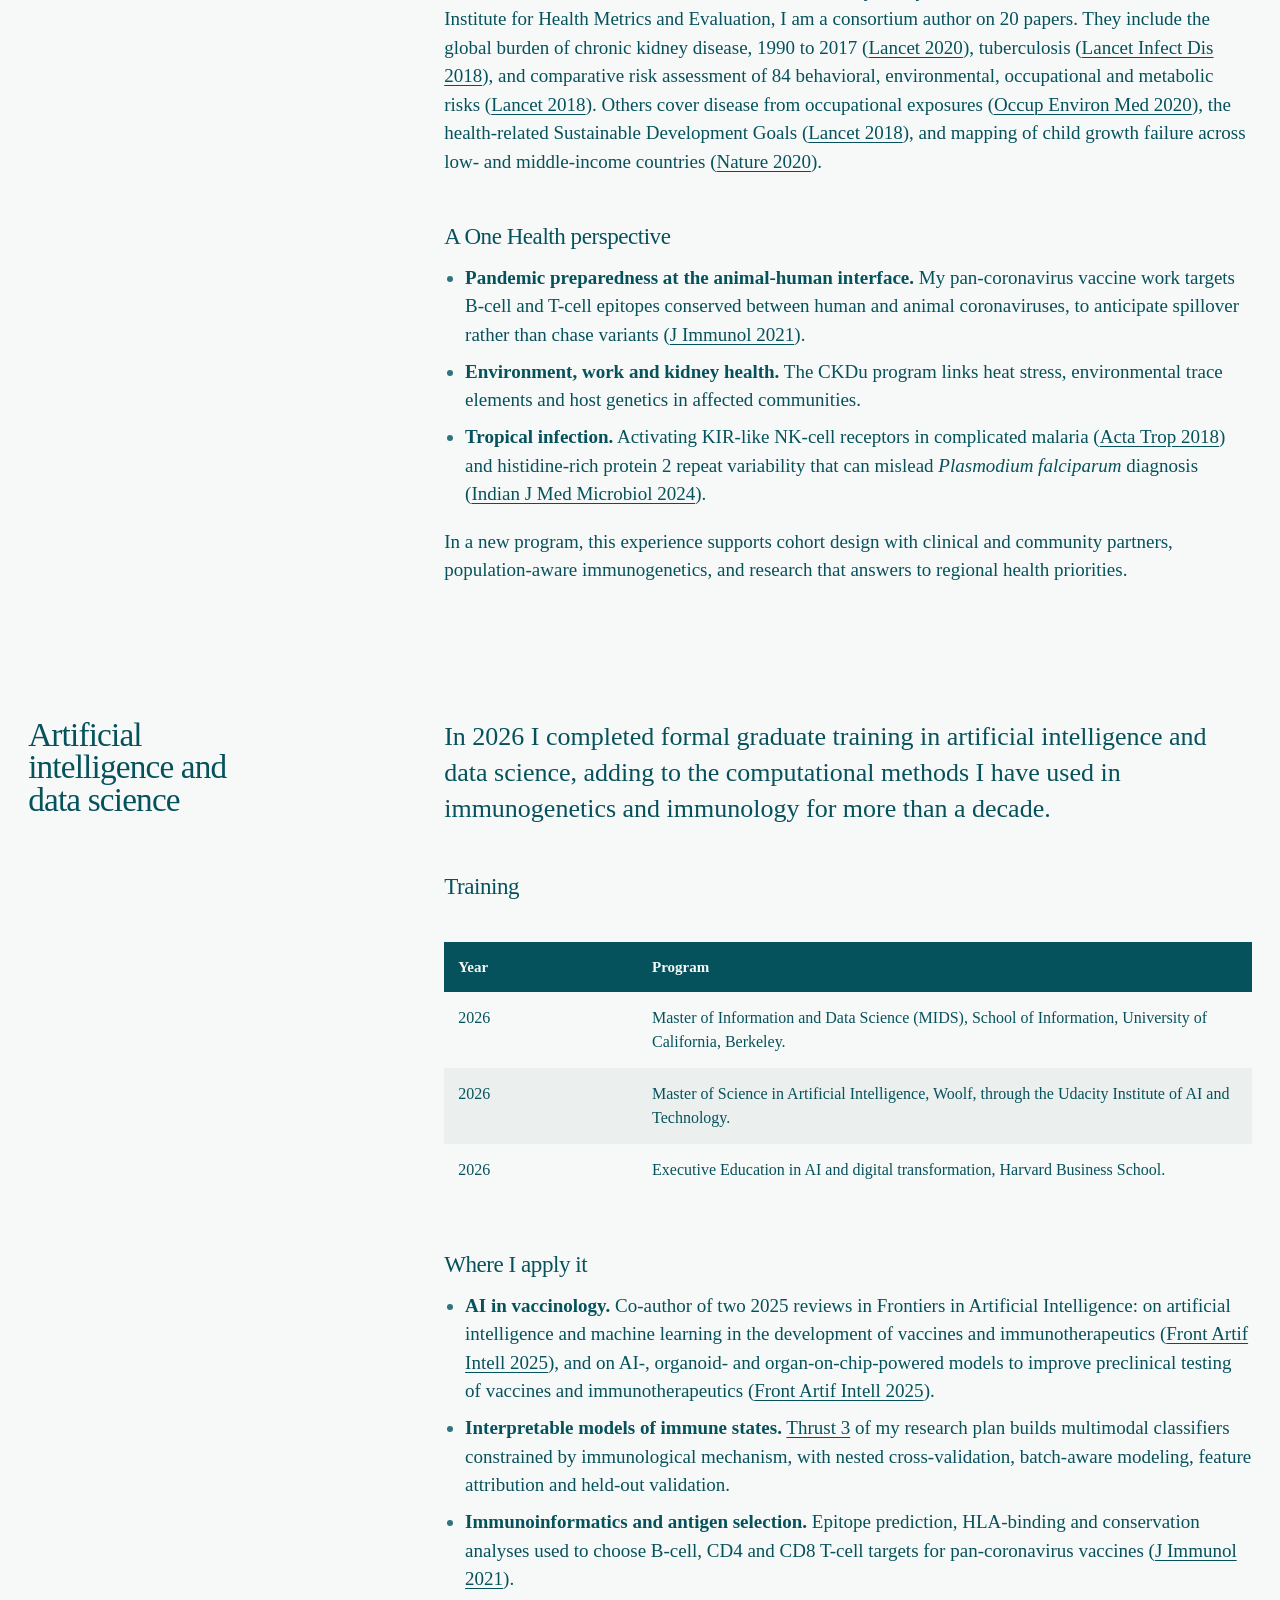
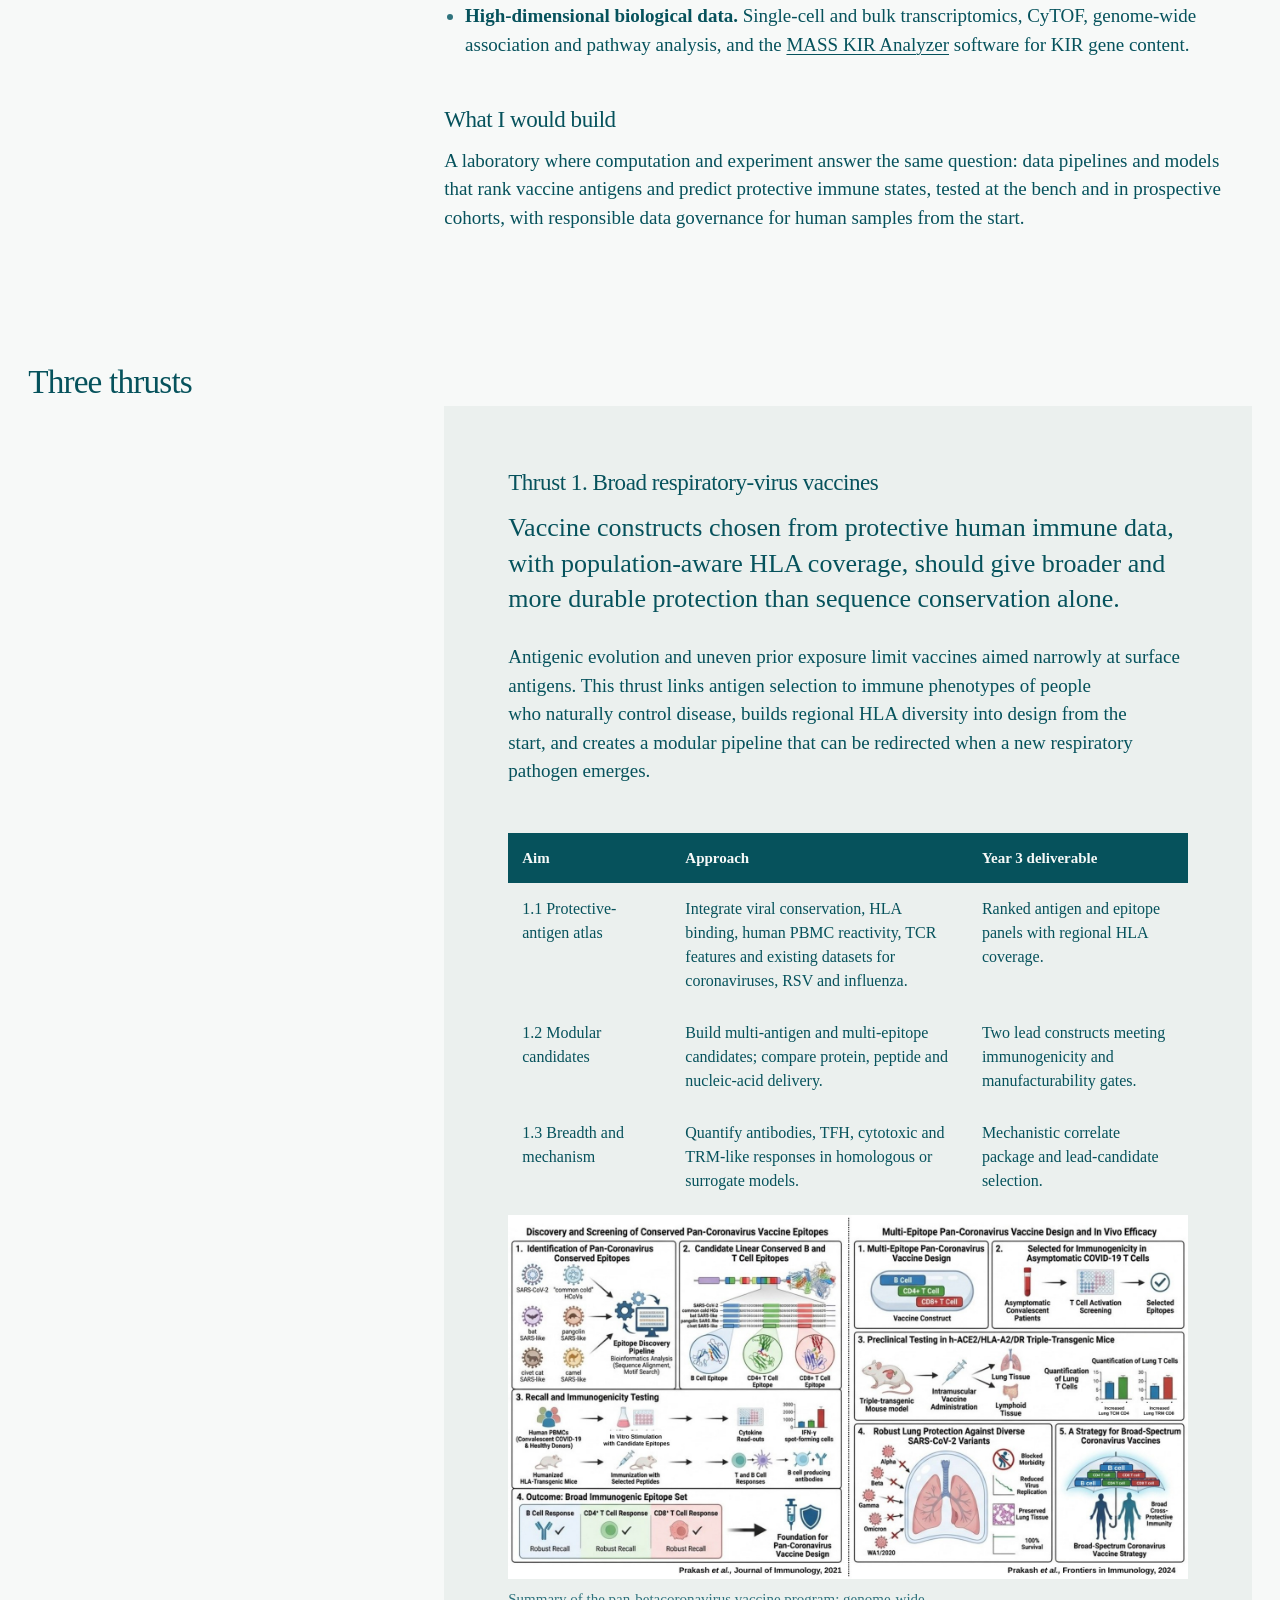
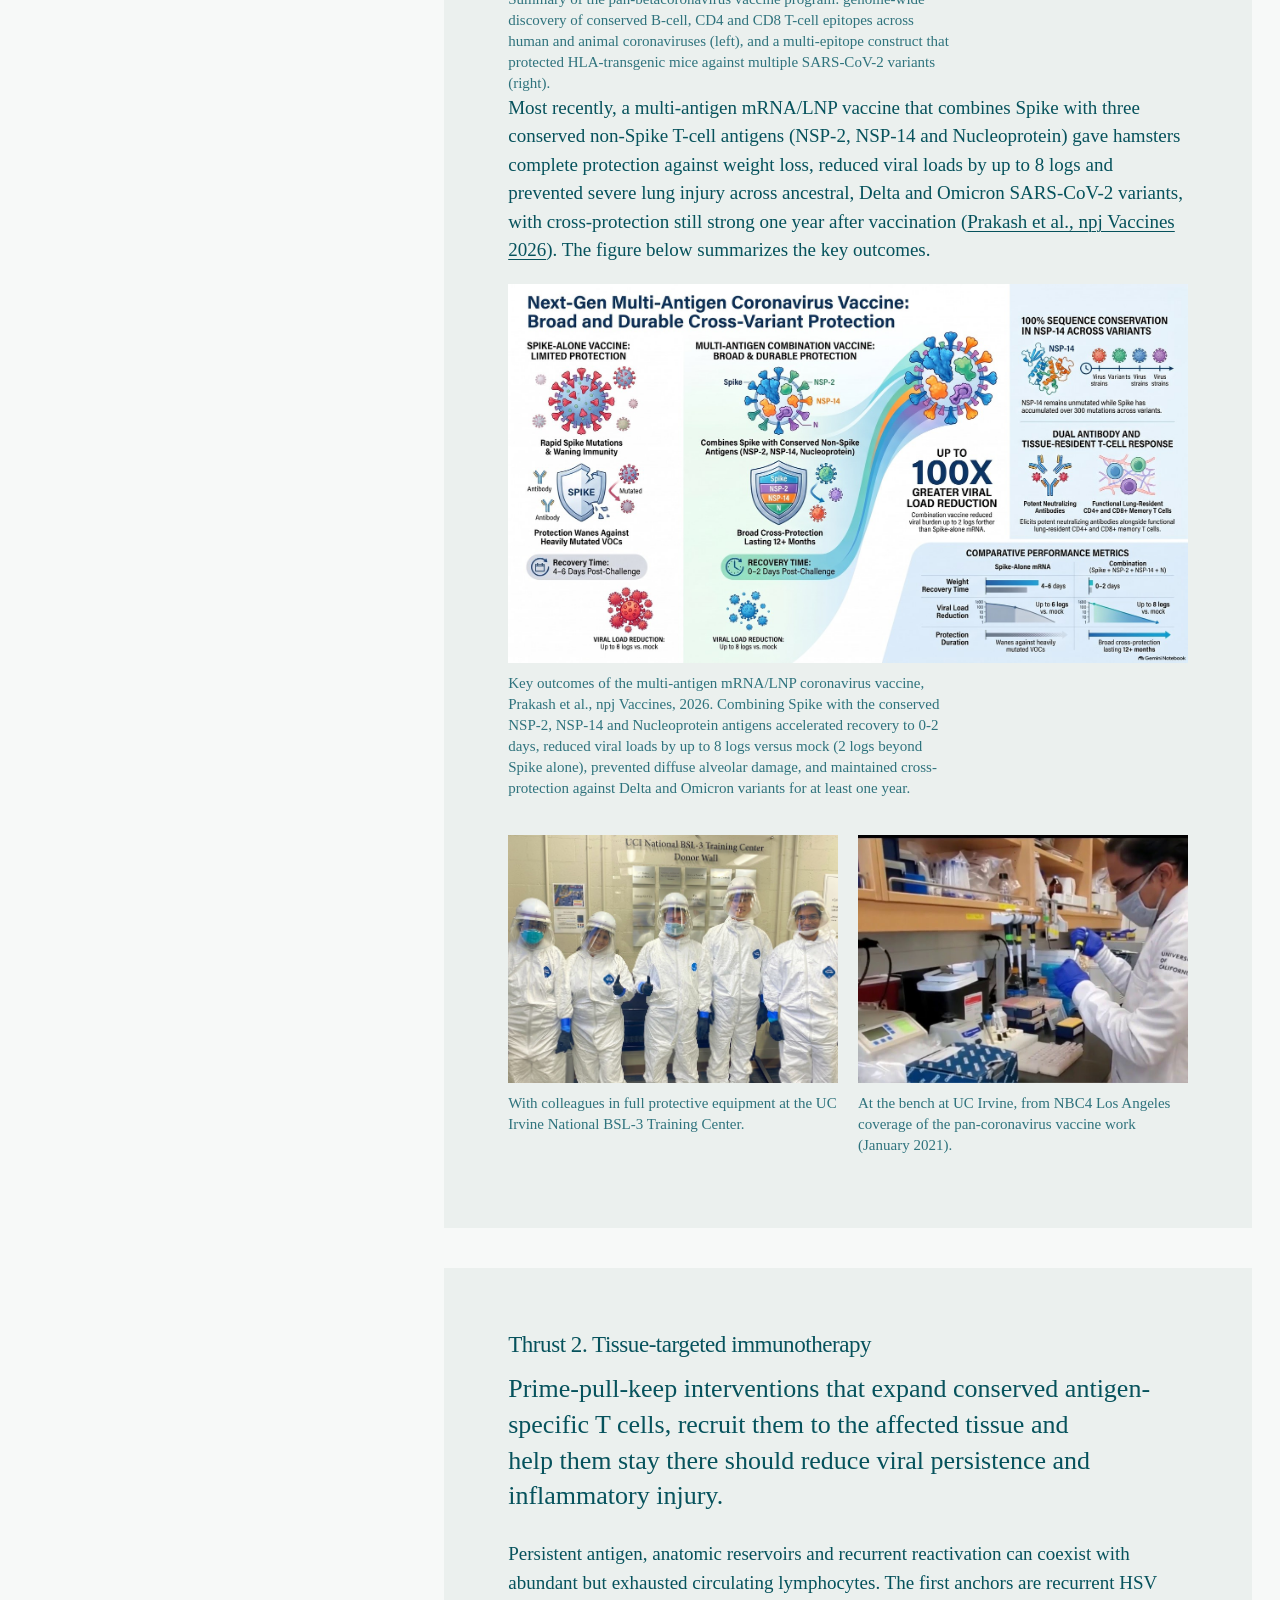
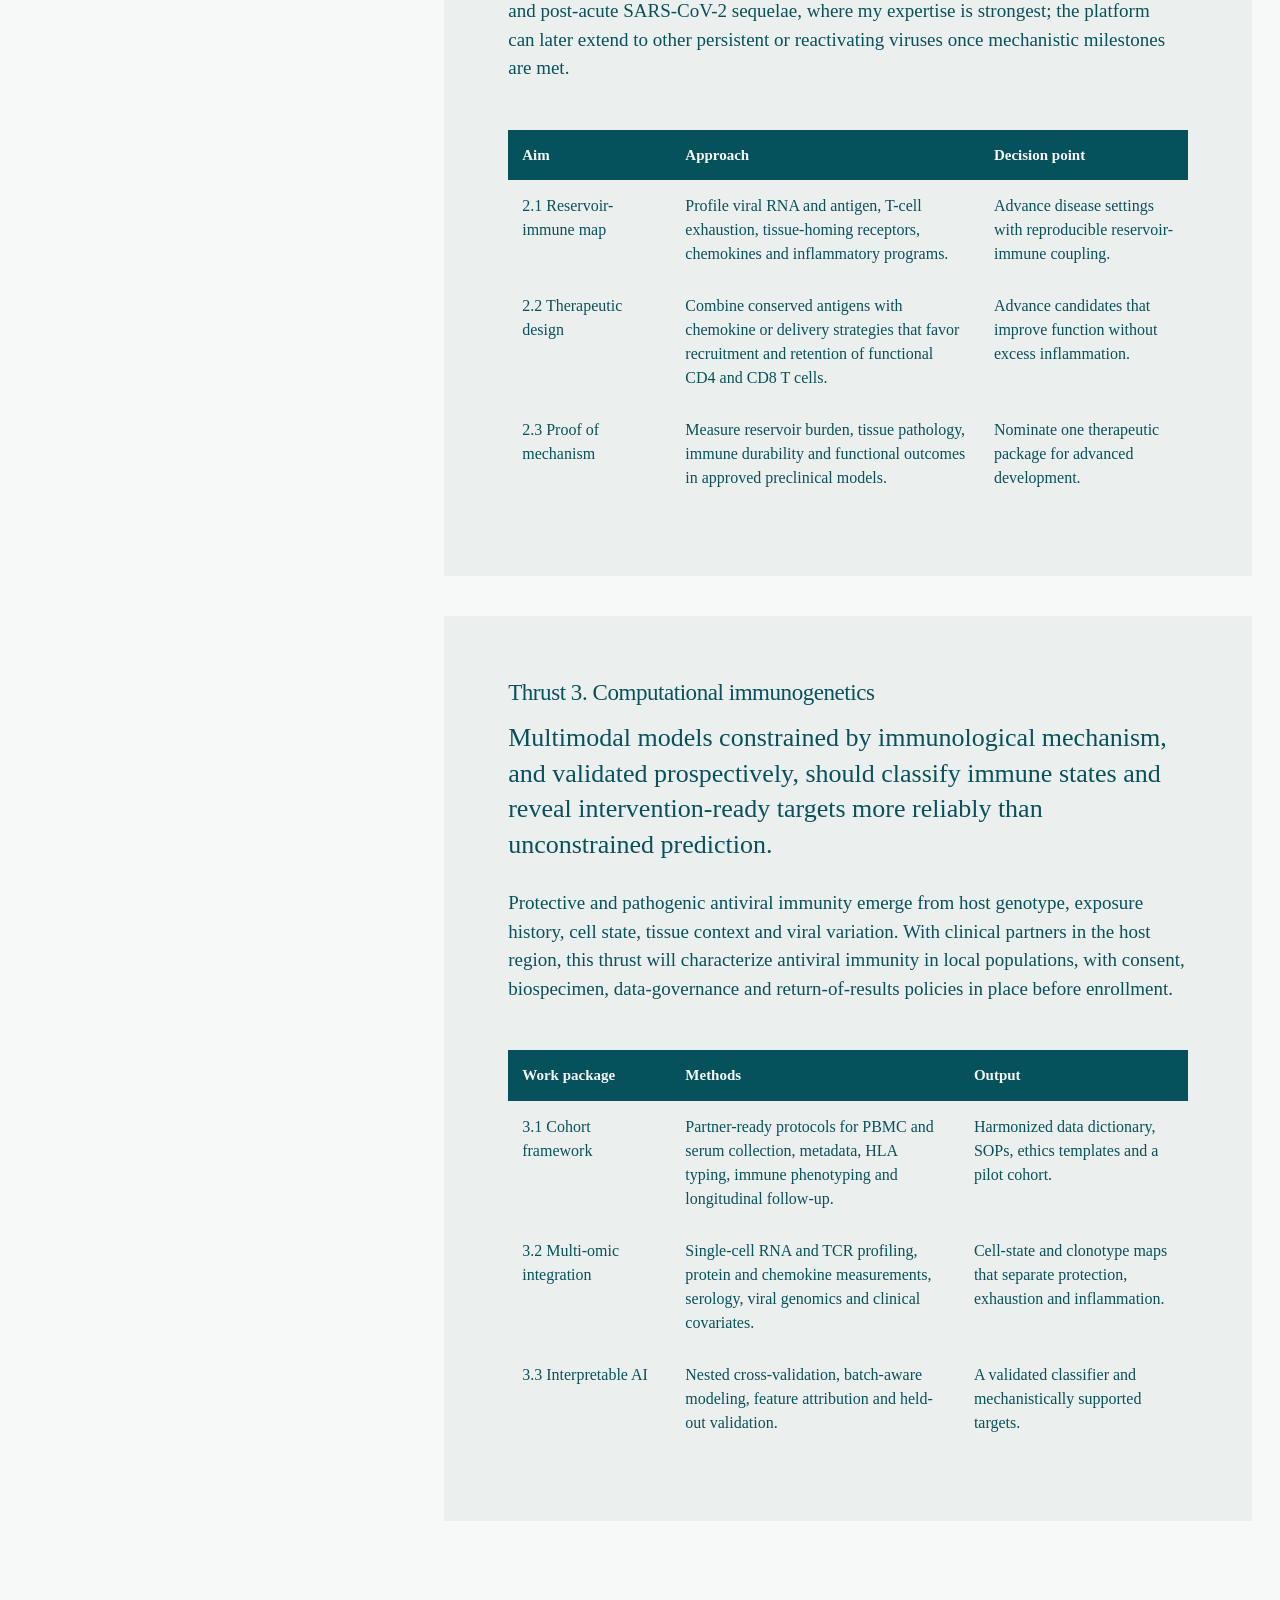
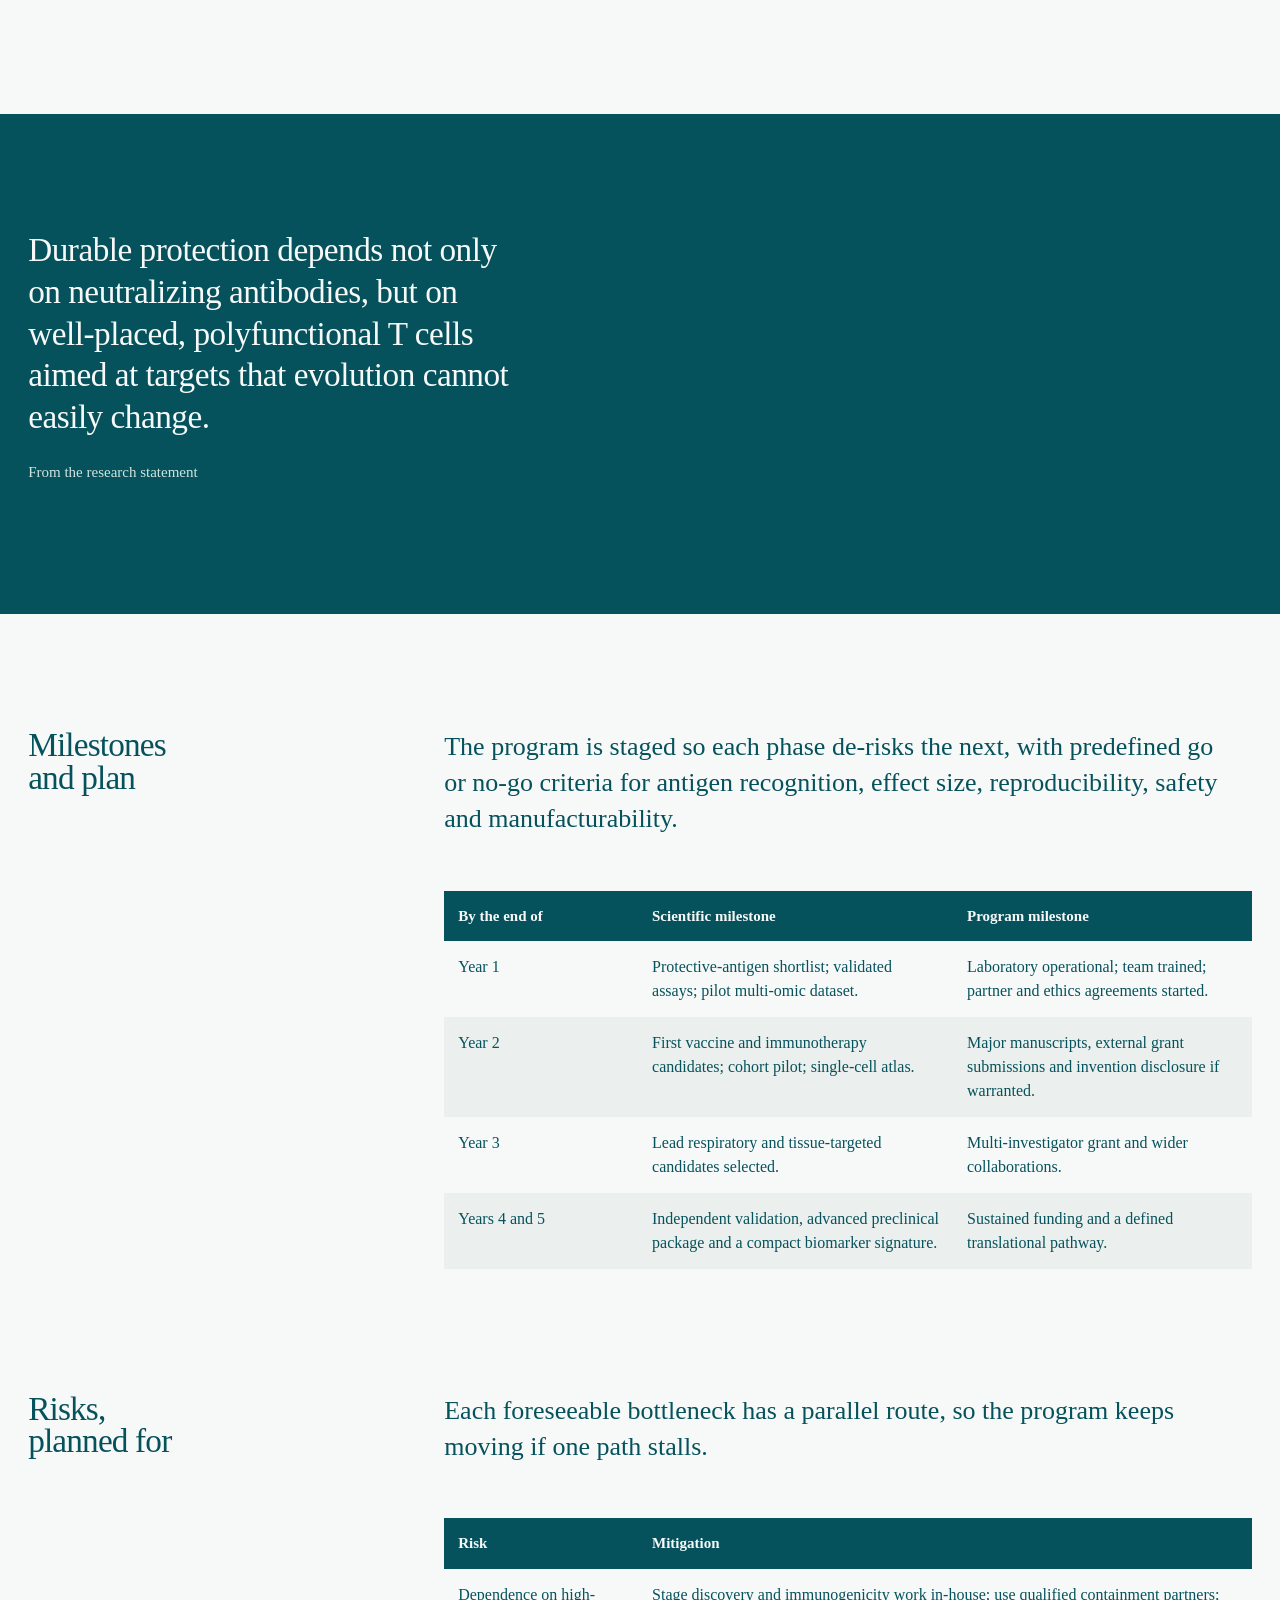
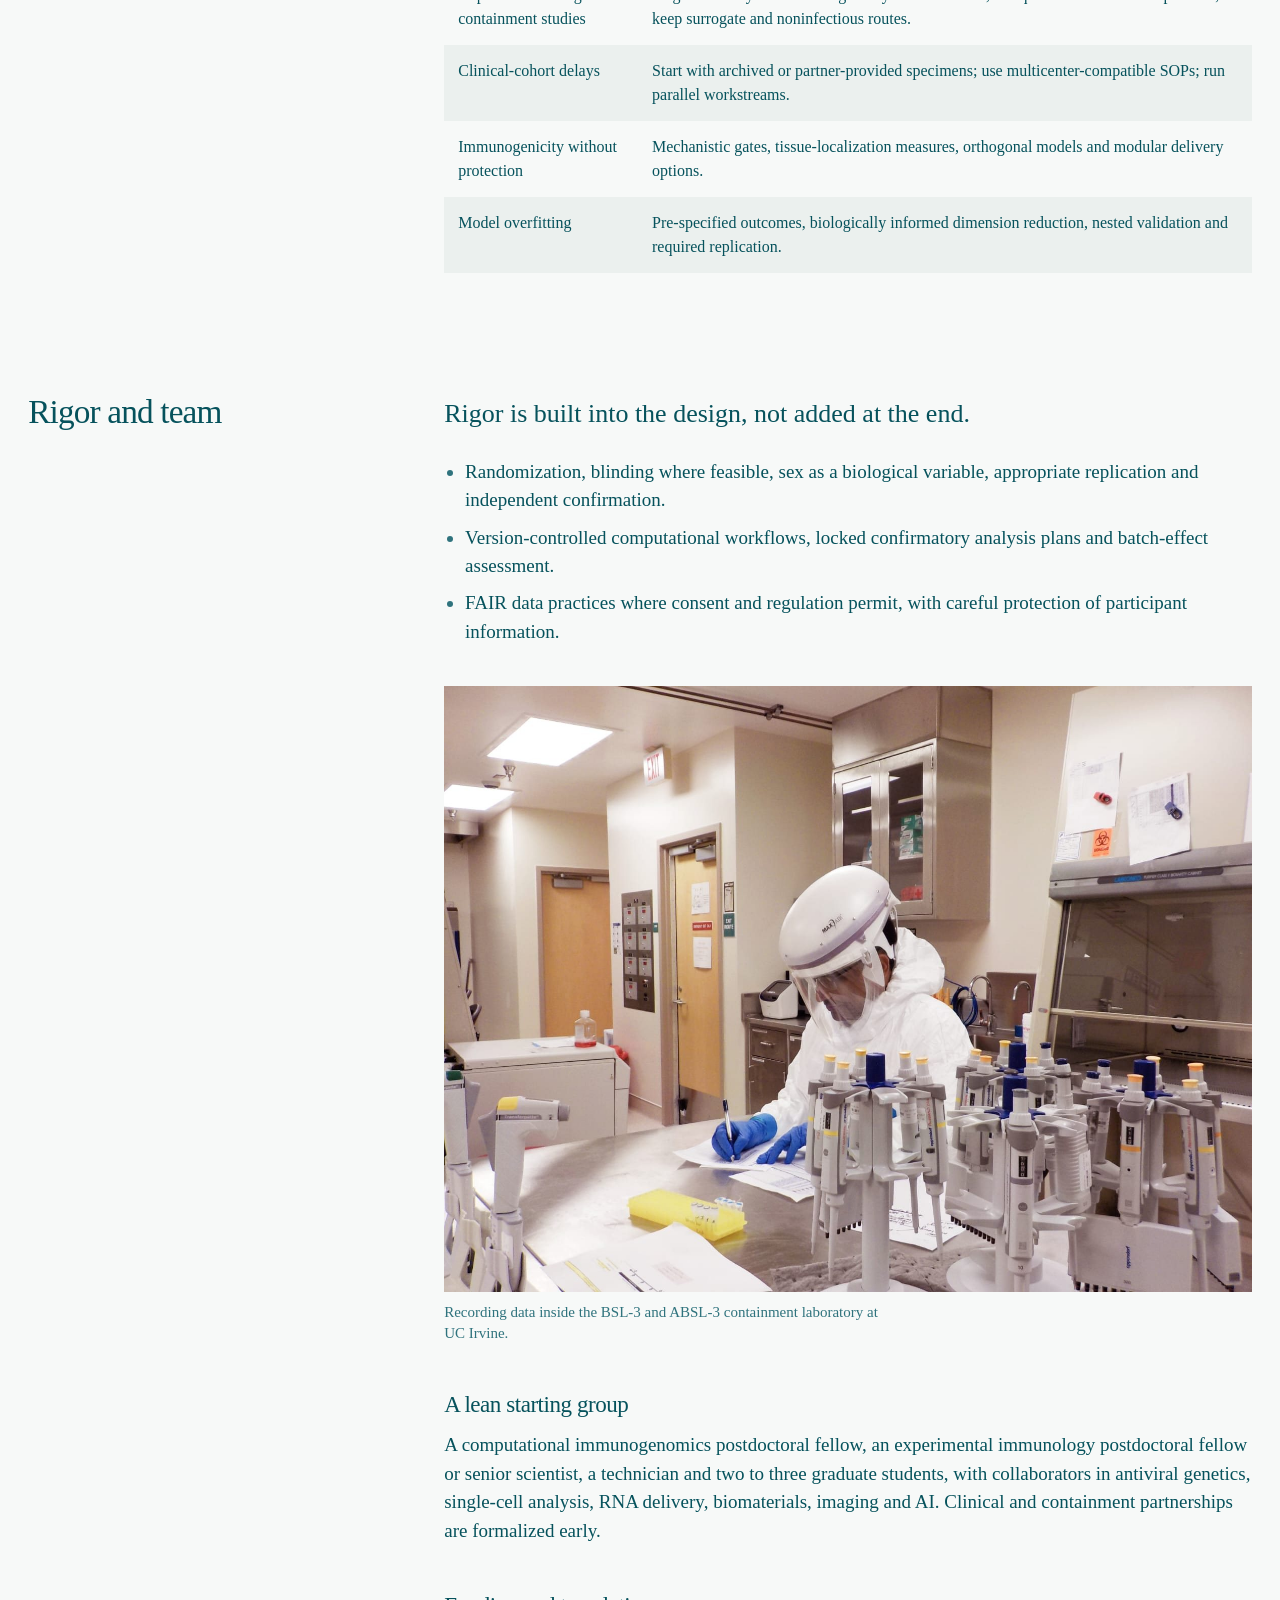
<file: research.html>
<!doctype html>
<html lang="en">
<head>
<meta charset="utf-8">
<meta name="viewport" content="width=device-width, initial-scale=1">
<title>Research | Swayam Prakash, PhD</title>
<meta name="description" content="Research program of Swayam Prakash: precision antiviral immunity, from protective human immune signatures to broad vaccines and tissue-targeted immunotherapies.">
<meta name="author" content="Swayam Prakash">
<meta property="og:title" content="Research | Swayam Prakash, PhD">
<meta property="og:description" content="Research program of Swayam Prakash: precision antiviral immunity, from protective human immune signatures to broad vaccines and tissue-targeted immunotherapies.">
<meta property="og:type" content="profile">
<meta property="og:image" content="https://www.swayamprakash.si/assets/img/portrait.jpg">
<meta property="og:url" content="https://www.swayamprakash.si/research.html">
<link rel="canonical" href="https://www.swayamprakash.si/research.html">
<link rel="icon" href="data:image/svg+xml,%3Csvg xmlns='http://www.w3.org/2000/svg' viewBox='0 0 64 64'%3E%3Crect width='64' height='64' fill='%2306525c'/%3E%3Ctext x='32' y='45' font-family='Georgia,serif' font-size='38' fill='%23f7f9f8' text-anchor='middle'%3ESP%3C/text%3E%3C/svg%3E">
<link rel="preconnect" href="https://api.fontshare.com">
<link rel="preconnect" href="https://cdn.fontshare.com" crossorigin>
<link href="https://api.fontshare.com/v2/css?f[]=erode@400,500,600&display=swap" rel="stylesheet">
<link rel="stylesheet" href="assets/style.css">
<script type="application/ld+json">{"@context": "https://schema.org", "@type": "Person", "name": "Swayam Prakash", "honorificSuffix": "MS, PhD, FACSc, FRSB", "jobTitle": "Assistant Researcher", "affiliation": {"@type": "Organization", "name": "University of California, Irvine, School of Medicine"}, "email": "swayam.immunogenetics@gmail.com", "url": "https://www.swayamprakash.si/", "sameAs": ["https://scholar.google.com/citations?user=gDxl3fYAAAAJ&hl=en", "https://orcid.org/0000-0003-3986-890X", "https://scholarconnect.uci.edu/fswayamp", "https://www.linkedin.com/in/swayam-prakash-ms-phd-frsb-b522a821a/"]}</script>
</head>
<body>
<a class="skip" href="#main">Skip to content</a>
<div class="topbar"></div>
<header class="nav">
  <a class="wordmark" href="index.html">Swayam Prakash</a>
  <nav aria-label="Main"><button class="menu-btn" type="button" aria-expanded="false">Menu</button><ul><li><a href="research.html" aria-current="page">Research</a></li><li><a href="publications.html">Publications</a></li><li><a href="teaching.html">Teaching</a></li><li><a href="cv.html">CV</a></li><li><a href="index.html#contact">Contact</a></li></ul></nav>
</header>

<main id="main">
<div class="page-hero">
  <h1 class="rise">Precision antiviral<br>immunity</h1>
  <div class="row">
    <p class="lede rise">From protective human immune signatures to vaccines and immunotherapies. A research plan for the next three to five years.</p>
    <a class="btn rise" href="#plan">Milestones and plan <span class="arr">&darr;</span></a>
  </div>
</div>
<figure class="banner rise"><img src="assets/img/lab-portrait-wide.jpg" width="1347" height="474" alt="Swayam Prakash standing in a research laboratory"></figure>

<div class="split" id="vision">
  <h2 class="rise">Vision</h2>
  <div class="body" data-stagger>
    <p>My laboratory will define the immune programs that let some individuals control viral infection without severe disease, and convert those programs into deployable vaccines and immunotherapies.</p>
    <p>The central premise is that durable protection depends not only on neutralizing antibodies but on well-placed, polyfunctional B-cell and T-cell responses, especially tissue-resident memory (TRM) cells, aimed at viral targets that evolution cannot easily change. Combining human immunogenetics, single-cell multi-omics, computational antigen discovery and preclinical validation, the program moves from protective human signatures to intervention and back again.</p>
    <p>Over three to five years the <strong>Laboratory for Precision Antiviral Immunity and Vaccines</strong> will build three integrated thrusts: broad respiratory-virus vaccines from conserved protective antigens; tissue-targeted immunotherapies for persistent viral reservoirs and recurrent disease; and computational immunogenetics that explains why antiviral responses become protective, exhausted or inflammatory.</p>
  </div>
</div>

<div class="split" id="foundation">
  <h2 class="rise">Foundation</h2>
  <div class="body" data-stagger>
    <p>The plan grows from work I have led or co-led over eight years at UC Irvine, and from a decade of human immunogenetics before that.</p>
    <ul>
      <li><strong>Pan-coronavirus vaccines.</strong> Conserved B-cell, CD4 and CD8 T-cell targets, evaluated as multi-epitope and multi-antigen constructs on mRNA-LNP, adenoviral, AAV and peptide platforms (<a href="https://doi.org/10.4049/jimmunol.2001438" target="_blank" rel="noopener">J Immunol 2021</a>; <a href="https://doi.org/10.3389/fimmu.2024.1328905" target="_blank" rel="noopener">Front Immunol 2024</a>; <a href="https://doi.org/10.1038/s41541-026-01549-y" target="_blank" rel="noopener">npj Vaccines 2026</a>).</li>
      <li><strong>Mucosal and tissue-resident immunity.</strong> TRM cells, chemokine axes, immune exhaustion and prime-pull-keep strategies in ocular and genital herpes models (<a href="https://doi.org/10.4049/jimmunol.2000131" target="_blank" rel="noopener">J Immunol 2020</a>; <a href="https://doi.org/10.1038/s41598-020-70673-z" target="_blank" rel="noopener">Sci Rep 2020</a>).</li>
      <li><strong>Persistent viral disease.</strong> SARS-CoV-2 reservoirs, dysfunctional antiviral lymphocytes and candidate T-cell immunotherapies for Long COVID (<a href="https://doi.org/10.3390/v17101310" target="_blank" rel="noopener">Viruses 2025</a>).</li>
      <li><strong>Translational breadth.</strong> Human PBMCs; HLA-transgenic, mouse, hamster, guinea pig and rabbit models; BSL-3 and ABSL-3 workflows; single-cell and bulk RNA-seq; CyTOF and flow cytometry; immunoinformatics.</li>
      <li><strong>Human immunogenetics.</strong> KIR and HLA genetics in transplantation, autoimmunity and kidney disease, including the <a href="http://sourceforge.net/projects/masskiranalyzer/" target="_blank" rel="noopener">MASS KIR Analyzer</a> software.</li>
    </ul>
  </div>
</div>

<div class="split" id="transplant">
  <h2 class="rise">Transplantation immunology and histocompatibility</h2>
  <div class="body wide" data-stagger>
    <p>Before turning to vaccines, I spent six years in histocompatibility and immunogenetics at a tertiary renal transplantation center, and I am ready to help set up and lead an HLA laboratory that serves kidney transplantation.</p>
    <p>My doctoral and early postdoctoral work was in the Departments of Medical Genetics and of Nephrology and Renal Transplantation at the Sanjay Gandhi Postgraduate Institute of Medical Sciences, Lucknow. I then trained as a Visiting Fellow in the Histocompatibility Laboratory of the Institute of Immunology, University Hospital Essen, Germany (2016 to 2017), and at the 12th International Summer School on Immunogenetics run by ASHI and APHIA (2015). I serve as an International Committee Member of the American Society for Histocompatibility and Immunogenetics.</p>
    <div class="fig-row three">
      <figure><img src="assets/img/mentor-agrawal.jpg" width="384" height="331" alt="Professor Suraksha Agrawal in a laboratory" loading="lazy"><figcaption>PhD mentor Prof. Suraksha Agrawal, former Head, Department of Medical Genetics, SGPGIMS.</figcaption></figure>
      <figure><img src="assets/img/mentor-mehra.jpg" width="513" height="345" alt="Swayam Prakash with Professor N.K. Mehra" loading="lazy"><figcaption>With Prof. N.K. Mehra (right), former Head, Transplant Immunogenetics, AIIMS, New Delhi.</figcaption></figure>
      <figure><img src="assets/img/asn-kidney-week-prasad.jpg" width="1200" height="949" alt="Swayam Prakash with Professor Narayan Prasad at ASN Kidney Week" loading="lazy"><figcaption>With nephrology mentor Prof. Narayan Prasad, SGPGIMS, at ASN Kidney Week.</figcaption></figure>
    </div>
    <h3>Laboratory methods</h3>
    <div class="table-wrap"><table class="data">
      <thead><tr><th scope="col">Area</th><th scope="col">Methods</th></tr></thead>
      <tbody>
        <tr><td>HLA typing</td><td>Molecular typing by sequence-specific oligonucleotide probes (SSOP), sequence-specific primers (SSP) and DNA sequencing; serological typing by complement-dependent lymphocytotoxicity.</td></tr>
        <tr><td>Antibody assessment</td><td>Panel-reactive antibody testing by ELISA; detection of donor-specific antibodies (DSA); Luminex-based platforms.</td></tr>
        <tr><td>Donor-recipient compatibility</td><td>Crossmatch strategies, mixed lymphocyte reaction, and KIR genotyping with HLA class I ligand matching.</td></tr>
        <tr><td>Post-transplant immunity</td><td>Antiviral T-cell assays (flow cytometry, ELISpot, CyTOF) relevant to infections such as CMV and SARS-CoV-2 in transplant recipients.</td></tr>
      </tbody>
    </table></div>
    <h3>Research contributions</h3>
    <figure class="rise"><img src="assets/img/transplant-kir-hla-summary.jpg" width="1376" height="768" alt="Two-panel summary of KIR-HLA interactions in end-stage renal disease and renal allograft rejection and survival" loading="lazy"><figcaption>Summary of the kidney transplant immunogenetics work: KIR-HLA interactions in end-stage renal disease in a North Indian population (left), and the effect of KIR3DL1/3DS1 alleles and HLA-Bw4 ligands on renal allograft rejection and survival (right).</figcaption></figure>
    <figure class="fig-side sq"><img src="assets/img/tts-2016-hong-kong.jpg" width="287" height="287" alt="Swayam Prakash speaking at a podium" loading="lazy"><figcaption>Presenting at the 26th International Congress of The Transplantation Society, Hong Kong, 2016.</figcaption></figure>
    <ul>
      <li><strong>NK-cell receptors and graft outcome.</strong> KIR-HLA ligand incompatibility in renal transplantation (<a href="https://doi.org/10.4103/0971-4065.134655" target="_blank" rel="noopener">Indian J Nephrol 2015</a>) and KIR3DL1/3DS1 alleles with HLA-Bw4 ligands in end-stage renal disease and long-term allograft survival (<a href="https://doi.org/10.1016/j.gene.2017.09.033" target="_blank" rel="noopener">Gene 2017</a>), presented in the Histocompatibility session of the 26th International Congress of The Transplantation Society, Hong Kong (2016). KIR genotypes from North Indian patients with end-stage renal disease were deposited in the Allele Frequency Net Database.</li>
      <li><strong>Genetic markers of rejection.</strong> VEGF polymorphisms in acute rejection (<a href="https://doi.org/10.1159/000368700" target="_blank" rel="noopener">Nephron 2015</a>) and long-term kidney allograft outcomes (<a href="https://doi.org/10.1016/j.ekir.2017.10.008" target="_blank" rel="noopener">Kidney Int Rep 2018</a>); HLA-G variants and expression in end-stage renal disease and acute rejection (<a href="https://doi.org/10.1111/tan.12210" target="_blank" rel="noopener">Tissue Antigens 2013</a>; <a href="https://doi.org/10.1016/j.humimm.2014.06.005" target="_blank" rel="noopener">Hum Immunol 2014</a>).</li>
      <li><strong>Infection after transplantation.</strong> Activating KIR genes and cytomegalovirus infection in renal transplant recipients (J Genet Genome Res 2014), and HLA polymorphism with COVID-19 in renal transplant recipients (<a href="https://doi.org/10.3390/vaccines10111840" target="_blank" rel="noopener">Vaccines 2022</a>).</li>
      <li><strong>Kidney disease biomarkers.</strong> KIR distribution and susceptibility biomarkers in end-stage renal disease (<a href="https://doi.org/10.1016/j.humimm.2013.06.015" target="_blank" rel="noopener">Hum Immunol 2013</a>; <a href="https://doi.org/10.1111/nep.12635" target="_blank" rel="noopener">Nephrology 2016</a>), and microRNA-target-SNP networks in renal pathophysiology (<a href="https://doi.org/10.2174/2211536606666171016151846" target="_blank" rel="noopener">MicroRNA 2017</a>).</li>
      <li><strong>Teaching the field.</strong> Invited talk and CME on HLA typing methods and crossmatch strategies in renal transplantation, Transplantation Immunology Workshop, 54th Annual Conference of the Indian Society of Nephrology (2025); invited talk and CME on HLA immunogenetics in COVID-19, Indian Society of Nephrology (2024).</li>
    </ul>
    <h3>What I would build</h3>
    <p>A histocompatibility and immunogenetics program that supports renal transplantation day to day, including HLA typing, antibody screening, DSA monitoring and crossmatch interpretation, and that is also a research engine. Its research would cover KIR and NK-cell biology in graft outcome, population-specific HLA diversity, and antiviral T-cell immunity in immunosuppressed recipients, which links directly to my vaccine work.</p>
  </div>
</div>

<div class="split" id="public-health">
  <h2 class="rise">Public health and One Health</h2>
  <div class="body wide" data-stagger>
    <p>Much of my work looks beyond the laboratory, to who gets sick, where, and why. It ranges from field studies of kidney disease in rural India to population-scale estimates of disease burden.</p>
    <figure class="rise"><img src="assets/img/public-health-one-health-banner.jpg" width="1600" height="827" alt="Banner illustrating the public health and One Health program: field epidemiology with researchers and communities, global burden of disease data analysis, and One Health pandemic preparedness at the animal-human interface" loading="lazy"><figcaption>Public health and One Health at a glance: field epidemiology with CKDu-affected communities in India (left), population-scale Global Burden of Disease analysis (center), and One Health pandemic preparedness at the animal-human interface (right).</figcaption></figure>
    <h3>Chronic kidney disease of unknown etiology (CKDu)</h3>
    <figure class="fig-side"><img src="assets/img/ckdu-fieldwork.jpg" width="718" height="1288" alt="Swayam Prakash during field work in a rural village in India" loading="lazy"><figcaption>Field work with CKDu patients and communities in tribal regions of India.</figcaption></figure>
    <p>In projects supported by the Indian Council of Medical Research, the Indian Society of Nephrology and LaRenon, I worked with patients and communities in tribal regions of India affected by CKDu, a form of kidney failure not explained by diabetes or hypertension. I carried out a genome-wide association study of 96 participants (56 cases, 40 controls; eGFR and urine protein as covariates). Pathway analysis implicated insulin-receptor, PDGF, chemokine, cytokine, interferon, B-cell receptor and NOTCH signaling. Immunohistochemistry and ELISA on renal biopsies showed higher NLRP4, KAZN and PRKN expression in patients. Trace-element analysis by mass spectrometry and heat-stress assessment examined environmental causes. To my knowledge, this was the first study of CKDu-associated genes in the Indian subcontinent; I presented it at the 18th Indian Society of Nephrology Conference (2018).</p>
    <h3>Global Burden of Disease</h3>
    <p>As a collaborator in the Global Burden of Disease Study led by the Institute for Health Metrics and Evaluation, I am a consortium author on 20 papers. They include the global burden of chronic kidney disease, 1990 to 2017 (<a href="https://doi.org/10.1016/S0140-6736(20)30045-3" target="_blank" rel="noopener">Lancet 2020</a>), tuberculosis (<a href="https://doi.org/10.1016/S1473-3099(18)30625-X" target="_blank" rel="noopener">Lancet Infect Dis 2018</a>), and comparative risk assessment of 84 behavioral, environmental, occupational and metabolic risks (<a href="https://doi.org/10.1016/S0140-6736(18)32225-6" target="_blank" rel="noopener">Lancet 2018</a>). Others cover disease from occupational exposures (<a href="https://doi.org/10.1136/oemed-2019-106008" target="_blank" rel="noopener">Occup Environ Med 2020</a>), the health-related Sustainable Development Goals (<a href="https://doi.org/10.1016/S0140-6736(18)32281-5" target="_blank" rel="noopener">Lancet 2018</a>), and mapping of child growth failure across low- and middle-income countries (<a href="https://doi.org/10.1038/s41586-019-1878-8" target="_blank" rel="noopener">Nature 2020</a>).</p>
    <h3>A One Health perspective</h3>
    <ul>
      <li><strong>Pandemic preparedness at the animal-human interface.</strong> My pan-coronavirus vaccine work targets B-cell and T-cell epitopes conserved between human and animal coronaviruses, to anticipate spillover rather than chase variants (<a href="https://doi.org/10.4049/jimmunol.2001438" target="_blank" rel="noopener">J Immunol 2021</a>).</li>
      <li><strong>Environment, work and kidney health.</strong> The CKDu program links heat stress, environmental trace elements and host genetics in affected communities.</li>
      <li><strong>Tropical infection.</strong> Activating KIR-like NK-cell receptors in complicated malaria (<a href="https://doi.org/10.1016/j.actatropica.2017.10.026" target="_blank" rel="noopener">Acta Trop 2018</a>) and histidine-rich protein 2 repeat variability that can mislead <i>Plasmodium falciparum</i> diagnosis (<a href="https://doi.org/10.1016/j.ijmmb.2024.100616" target="_blank" rel="noopener">Indian J Med Microbiol 2024</a>).</li>
    </ul>
    <p>In a new program, this experience supports cohort design with clinical and community partners, population-aware immunogenetics, and research that answers to regional health priorities.</p>
  </div>
</div>

<div class="split" id="ai">
  <h2 class="rise">Artificial intelligence and data science</h2>
  <div class="body wide" data-stagger>
    <p>In 2026 I completed formal graduate training in artificial intelligence and data science, adding to the computational methods I have used in immunogenetics and immunology for more than a decade.</p>
    <h3>Training</h3>
    <div class="table-wrap"><table class="data">
      <thead><tr><th scope="col">Year</th><th scope="col">Program</th></tr></thead>
      <tbody>
        <tr><td>2026</td><td>Master of Information and Data Science (MIDS), School of Information, University of California, Berkeley.</td></tr>
        <tr><td>2026</td><td>Master of Science in Artificial Intelligence, Woolf, through the Udacity Institute of AI and Technology.</td></tr>
        <tr><td>2026</td><td>Executive Education in AI and digital transformation, Harvard Business School.</td></tr>
      </tbody>
    </table></div>
    <h3>Where I apply it</h3>
    <ul>
      <li><strong>AI in vaccinology.</strong> Co-author of two 2025 reviews in Frontiers in Artificial Intelligence: on artificial intelligence and machine learning in the development of vaccines and immunotherapeutics (<a href="https://doi.org/10.3389/frai.2025.1620572" target="_blank" rel="noopener">Front Artif Intell 2025</a>), and on AI-, organoid- and organ-on-chip-powered models to improve preclinical testing of vaccines and immunotherapeutics (<a href="https://doi.org/10.3389/frai.2025.1681106" target="_blank" rel="noopener">Front Artif Intell 2025</a>).</li>
      <li><strong>Interpretable models of immune states.</strong> <a href="#thrust-3">Thrust 3</a> of my research plan builds multimodal classifiers constrained by immunological mechanism, with nested cross-validation, batch-aware modeling, feature attribution and held-out validation.</li>
      <li><strong>Immunoinformatics and antigen selection.</strong> Epitope prediction, HLA-binding and conservation analyses used to choose B-cell, CD4 and CD8 T-cell targets for pan-coronavirus vaccines (<a href="https://doi.org/10.4049/jimmunol.2001438" target="_blank" rel="noopener">J Immunol 2021</a>).</li>
      <li><strong>High-dimensional biological data.</strong> Single-cell and bulk transcriptomics, CyTOF, genome-wide association and pathway analysis, and the <a href="http://sourceforge.net/projects/masskiranalyzer/" target="_blank" rel="noopener">MASS KIR Analyzer</a> software for KIR gene content.</li>
    </ul>
    <h3>What I would build</h3>
    <p>A laboratory where computation and experiment answer the same question: data pipelines and models that rank vaccine antigens and predict protective immune states, tested at the bench and in prospective cohorts, with responsible data governance for human samples from the start.</p>
  </div>
</div>

<div class="split" id="thrusts">
  <h2 class="rise">Three thrusts</h2>
  <div class="body wide">
    <div class="thrust rise" id="thrust-1">
      <h3>Thrust 1. Broad respiratory-virus vaccines</h3>
      <p class="q">Vaccine constructs chosen from protective human immune data, with population-aware HLA coverage, should give broader and more durable protection than sequence conservation alone.</p>
      <p>Antigenic evolution and uneven prior exposure limit vaccines aimed narrowly at surface antigens. This thrust links antigen selection to immune phenotypes of people who naturally control disease, builds regional HLA diversity into design from the start, and creates a modular pipeline that can be redirected when a new respiratory pathogen emerges.</p>
      <div class="table-wrap"><table class="data">
        <thead><tr><th scope="col">Aim</th><th scope="col">Approach</th><th scope="col">Year 3 deliverable</th></tr></thead>
        <tbody>
          <tr><td>1.1 Protective-antigen atlas</td><td>Integrate viral conservation, HLA binding, human PBMC reactivity, TCR features and existing datasets for coronaviruses, RSV and influenza.</td><td>Ranked antigen and epitope panels with regional HLA coverage.</td></tr>
          <tr><td>1.2 Modular candidates</td><td>Build multi-antigen and multi-epitope candidates; compare protein, peptide and nucleic-acid delivery.</td><td>Two lead constructs meeting immunogenicity and manufacturability gates.</td></tr>
          <tr><td>1.3 Breadth and mechanism</td><td>Quantify antibodies, TFH, cytotoxic and TRM-like responses in homologous or surrogate models.</td><td>Mechanistic correlate package and lead-candidate selection.</td></tr>
        </tbody>
      </table></div>
      <figure class="rise"><img src="assets/img/vaccine-pan-corona-summary.jpg" width="1600" height="856" alt="Two-panel summary of the pan-coronavirus vaccine program: epitope discovery from SARS-CoV-2, human and animal coronaviruses, and a multi-epitope vaccine tested in HLA-transgenic mice with protection against multiple SARS-CoV-2 variants" loading="lazy"><figcaption>Summary of the pan-betacoronavirus vaccine program: genome-wide discovery of conserved B-cell, CD4 and CD8 T-cell epitopes across human and animal coronaviruses (left), and a multi-epitope construct that protected HLA-transgenic mice against multiple SARS-CoV-2 variants (right).</figcaption></figure>
      <p>Most recently, a multi-antigen mRNA/LNP vaccine that combines Spike with three conserved non-Spike T-cell antigens (NSP-2, NSP-14 and Nucleoprotein) gave hamsters complete protection against weight loss, reduced viral loads by up to 8 logs and prevented severe lung injury across ancestral, Delta and Omicron SARS-CoV-2 variants, with cross-protection still strong one year after vaccination (<a href="https://doi.org/10.1038/s41541-026-01549-y" target="_blank" rel="noopener">Prakash et al., npj Vaccines 2026</a>). The figure below summarizes the key outcomes.</p>
      <figure class="rise"><img src="assets/img/vaccine-multi-antigen-npj-2026.jpg" width="1600" height="893" alt="Infographic of the multi-antigen coronavirus vaccine outcomes: Spike-alone versus multi-antigen comparison, NSP-14 sequence conservation, dual antibody and tissue-resident T-cell responses, and performance metrics" loading="lazy"><figcaption>Key outcomes of the multi-antigen mRNA/LNP coronavirus vaccine, Prakash et al., npj Vaccines, 2026. Combining Spike with the conserved NSP-2, NSP-14 and Nucleoprotein antigens accelerated recovery to 0-2 days, reduced viral loads by up to 8 logs versus mock (2 logs beyond Spike alone), prevented diffuse alveolar damage, and maintained cross-protection against Delta and Omicron variants for at least one year.</figcaption></figure>
      <div class="fig-row two">
        <figure><img src="assets/img/bsl3-training-team.jpg" width="1600" height="1014" alt="Five researchers in full protective suits at the UC Irvine National BSL-3 Training Center" loading="lazy"><figcaption>With colleagues in full protective equipment at the UC Irvine National BSL-3 Training Center.</figcaption></figure>
        <figure><img src="assets/img/bench-nbc4-2021.jpg" width="1200" height="675" alt="Swayam Prakash pipetting samples at a laboratory bench" loading="lazy"><figcaption>At the bench at UC Irvine, from NBC4 Los Angeles coverage of the pan-coronavirus vaccine work (January 2021).</figcaption></figure>
      </div>
    </div>
    <div class="thrust rise" id="thrust-2">
      <h3>Thrust 2. Tissue-targeted immunotherapy</h3>
      <p class="q">Prime-pull-keep interventions that expand conserved antigen-specific T cells, recruit them to the affected tissue and help them stay there should reduce viral persistence and inflammatory injury.</p>
      <p>Persistent antigen, anatomic reservoirs and recurrent reactivation can coexist with abundant but exhausted circulating lymphocytes. The first anchors are recurrent HSV and post-acute SARS-CoV-2 sequelae, where my expertise is strongest; the platform can later extend to other persistent or reactivating viruses once mechanistic milestones are met.</p>
      <div class="table-wrap"><table class="data">
        <thead><tr><th scope="col">Aim</th><th scope="col">Approach</th><th scope="col">Decision point</th></tr></thead>
        <tbody>
          <tr><td>2.1 Reservoir-immune map</td><td>Profile viral RNA and antigen, T-cell exhaustion, tissue-homing receptors, chemokines and inflammatory programs.</td><td>Advance disease settings with reproducible reservoir-immune coupling.</td></tr>
          <tr><td>2.2 Therapeutic design</td><td>Combine conserved antigens with chemokine or delivery strategies that favor recruitment and retention of functional CD4 and CD8 T cells.</td><td>Advance candidates that improve function without excess inflammation.</td></tr>
          <tr><td>2.3 Proof of mechanism</td><td>Measure reservoir burden, tissue pathology, immune durability and functional outcomes in approved preclinical models.</td><td>Nominate one therapeutic package for advanced development.</td></tr>
        </tbody>
      </table></div>
    </div>
    <div class="thrust rise" id="thrust-3">
      <h3>Thrust 3. Computational immunogenetics</h3>
      <p class="q">Multimodal models constrained by immunological mechanism, and validated prospectively, should classify immune states and reveal intervention-ready targets more reliably than unconstrained prediction.</p>
      <p>Protective and pathogenic antiviral immunity emerge from host genotype, exposure history, cell state, tissue context and viral variation. With clinical partners in the host region, this thrust will characterize antiviral immunity in local populations, with consent, biospecimen, data-governance and return-of-results policies in place before enrollment.</p>
      <div class="table-wrap"><table class="data">
        <thead><tr><th scope="col">Work package</th><th scope="col">Methods</th><th scope="col">Output</th></tr></thead>
        <tbody>
          <tr><td>3.1 Cohort framework</td><td>Partner-ready protocols for PBMC and serum collection, metadata, HLA typing, immune phenotyping and longitudinal follow-up.</td><td>Harmonized data dictionary, SOPs, ethics templates and a pilot cohort.</td></tr>
          <tr><td>3.2 Multi-omic integration</td><td>Single-cell RNA and TCR profiling, protein and chemokine measurements, serology, viral genomics and clinical covariates.</td><td>Cell-state and clonotype maps that separate protection, exhaustion and inflammation.</td></tr>
          <tr><td>3.3 Interpretable AI</td><td>Nested cross-validation, batch-aware modeling, feature attribution and held-out validation.</td><td>A validated classifier and mechanistically supported targets.</td></tr>
        </tbody>
      </table></div>
    </div>
  </div>
</div>

<div class="band field">
  <blockquote class="rise">Durable protection depends not only on neutralizing antibodies, but on well-placed, polyfunctional T cells aimed at targets that evolution cannot easily change.</blockquote>
  <p class="cite rise">From the research statement</p>
</div>

<div class="split" id="plan">
  <h2 class="rise">Milestones and plan</h2>
  <div class="body wide" data-stagger>
    <p>The program is staged so each phase de-risks the next, with predefined go or no-go criteria for antigen recognition, effect size, reproducibility, safety and manufacturability.</p>
    <div class="table-wrap"><table class="data">
      <thead><tr><th scope="col">By the end of</th><th scope="col">Scientific milestone</th><th scope="col">Program milestone</th></tr></thead>
      <tbody>
        <tr><td>Year 1</td><td>Protective-antigen shortlist; validated assays; pilot multi-omic dataset.</td><td>Laboratory operational; team trained; partner and ethics agreements started.</td></tr>
        <tr><td>Year 2</td><td>First vaccine and immunotherapy candidates; cohort pilot; single-cell atlas.</td><td>Major manuscripts, external grant submissions and invention disclosure if warranted.</td></tr>
        <tr><td>Year 3</td><td>Lead respiratory and tissue-targeted candidates selected.</td><td>Multi-investigator grant and wider collaborations.</td></tr>
        <tr><td>Years 4 and 5</td><td>Independent validation, advanced preclinical package and a compact biomarker signature.</td><td>Sustained funding and a defined translational pathway.</td></tr>
      </tbody>
    </table></div>
  </div>
</div>

<div class="split" id="risk">
  <h2 class="rise">Risks, planned for</h2>
  <div class="body wide" data-stagger>
    <p>Each foreseeable bottleneck has a parallel route, so the program keeps moving if one path stalls.</p>
    <div class="table-wrap"><table class="data">
      <thead><tr><th scope="col">Risk</th><th scope="col">Mitigation</th></tr></thead>
      <tbody>
        <tr><td>Dependence on high-containment studies</td><td>Stage discovery and immunogenicity work in-house; use qualified containment partners; keep surrogate and noninfectious routes.</td></tr>
        <tr><td>Clinical-cohort delays</td><td>Start with archived or partner-provided specimens; use multicenter-compatible SOPs; run parallel workstreams.</td></tr>
        <tr><td>Immunogenicity without protection</td><td>Mechanistic gates, tissue-localization measures, orthogonal models and modular delivery options.</td></tr>
        <tr><td>Model overfitting</td><td>Pre-specified outcomes, biologically informed dimension reduction, nested validation and required replication.</td></tr>
      </tbody>
    </table></div>
  </div>
</div>

<div class="split" id="rigor">
  <h2 class="rise">Rigor and team</h2>
  <div class="body" data-stagger>
    <p>Rigor is built into the design, not added at the end.</p>
    <ul>
      <li>Randomization, blinding where feasible, sex as a biological variable, appropriate replication and independent confirmation.</li>
      <li>Version-controlled computational workflows, locked confirmatory analysis plans and batch-effect assessment.</li>
      <li>FAIR data practices where consent and regulation permit, with careful protection of participant information.</li>
    </ul>
    <figure class="fig"><img src="assets/img/bsl3-containment-work.jpg" width="1600" height="1200" alt="Swayam Prakash in a powered air-purifying respirator and protective suit recording data in a BSL-3 laboratory" loading="lazy"><figcaption>Recording data inside the BSL-3 and ABSL-3 containment laboratory at UC Irvine.</figcaption></figure>
    <h3>A lean starting group</h3>
    <p>A computational immunogenomics postdoctoral fellow, an experimental immunology postdoctoral fellow or senior scientist, a technician and two to three graduate students, with collaborators in antiviral genetics, single-cell analysis, RNA delivery, biomaterials, imaging and AI. Clinical and containment partnerships are formalized early.</p>
    <h3>Funding and translation</h3>
    <p>Proposals package the program into focused modules: conserved respiratory-virus antigens, tissue-targeted antiviral immunotherapy, and interpretable multi-omic immune classifiers. Funding will be pursued through institutional mechanisms, national health and innovation programs, international infectious-disease funders and industry. Current support includes a 2025 20/20 Society Pilot Research Grant (PI) for HSV-1 latency-associated biomarker screening in recurrent ocular herpes, and several NIH R01, R21 and R43 proposals are under review.</p>
    <h3>Five-year outcomes</h3>
    <ul>
      <li>A reusable protective-immunity engine linking human phenotypes, HLA-aware antigen selection, multimodal immune profiling and preclinical testing.</li>
      <li>At least one broadly protective respiratory-virus candidate and one tissue-targeted therapeutic candidate supported by mechanistic evidence.</li>
      <li>A regionally relevant immunogenomics framework, developed with clinical partners and governed for responsible, reproducible analysis.</li>
      <li>An externally funded laboratory, and graduate and postdoctoral alumni ready to lead interdisciplinary research.</li>
    </ul>
    <p style="margin-top:36px"><a class="btn" href="publications.html">See the publications <span class="arr">&rarr;</span></a></p>
  </div>
</div>
</main>

<footer class="close" id="footer">
  <div class="top">
    <div>
      <h2>Start a<br>conversation</h2>
      <a class="btn on-field" href="mailto:swayam.immunogenetics@gmail.com?subject=Faculty%20position%20enquiry">Write to Dr. Prakash <span class="arr">&rarr;</span></a>
    </div>
    <ul aria-label="Profiles">
      <li><a href="https://scholar.google.com/citations?user=gDxl3fYAAAAJ&hl=en" target="_blank" rel="noopener">Google Scholar</a></li>
      <li><a href="https://www.ncbi.nlm.nih.gov/myncbi/a.b.2/bibliography/public/" target="_blank" rel="noopener">NCBI bibliography</a></li>
      <li><a href="https://orcid.org/0000-0003-3986-890X" target="_blank" rel="noopener">ORCID 0000-0003-3986-890X</a></li>
      <li><a href="https://scholarconnect.uci.edu/fswayamp" target="_blank" rel="noopener">UCI ScholarConnect</a></li>
      <li><a href="https://www.linkedin.com/in/swayam-prakash-ms-phd-frsb-b522a821a/" target="_blank" rel="noopener">LinkedIn</a></li>
      <li><a href="cv.html">Curriculum vitae</a></li>
    </ul>
  </div>
  <div class="legal">
    <span>&copy; 2026 Swayam Prakash. Content updated November 2026.</span>
    <span>Micrographs: NIAID, CC BY 2.0, via <a href="https://commons.wikimedia.org/w/index.php?curid=87960895" target="_blank" rel="noopener">Wikimedia Commons</a> and <a href="https://commons.wikimedia.org/w/index.php?curid=131842045" target="_blank" rel="noopener">Wikimedia Commons</a>.</span>
  </div>
  <div class="crop" aria-hidden="true">Prakash</div>
</footer>
<script src="assets/pubs.js"></script>
<script src="assets/main.js"></script>
</body>
</html>
</file>
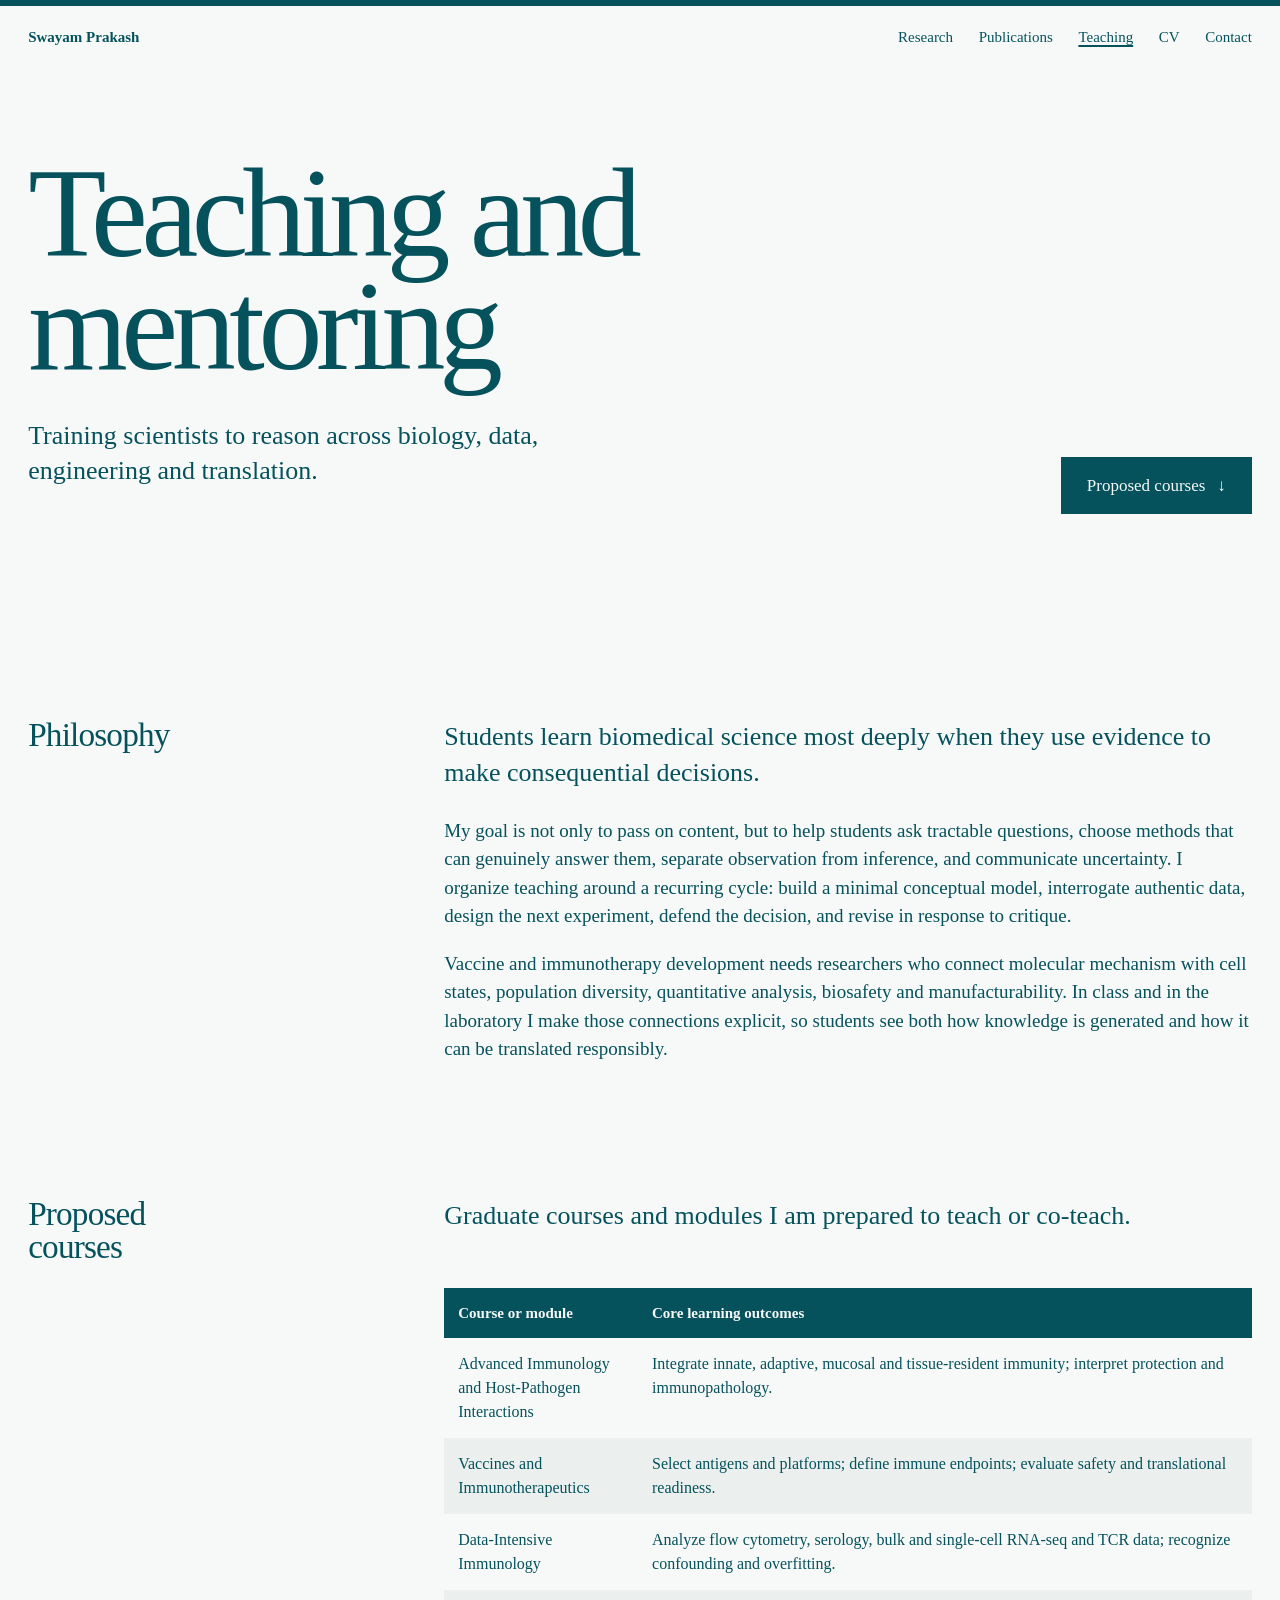
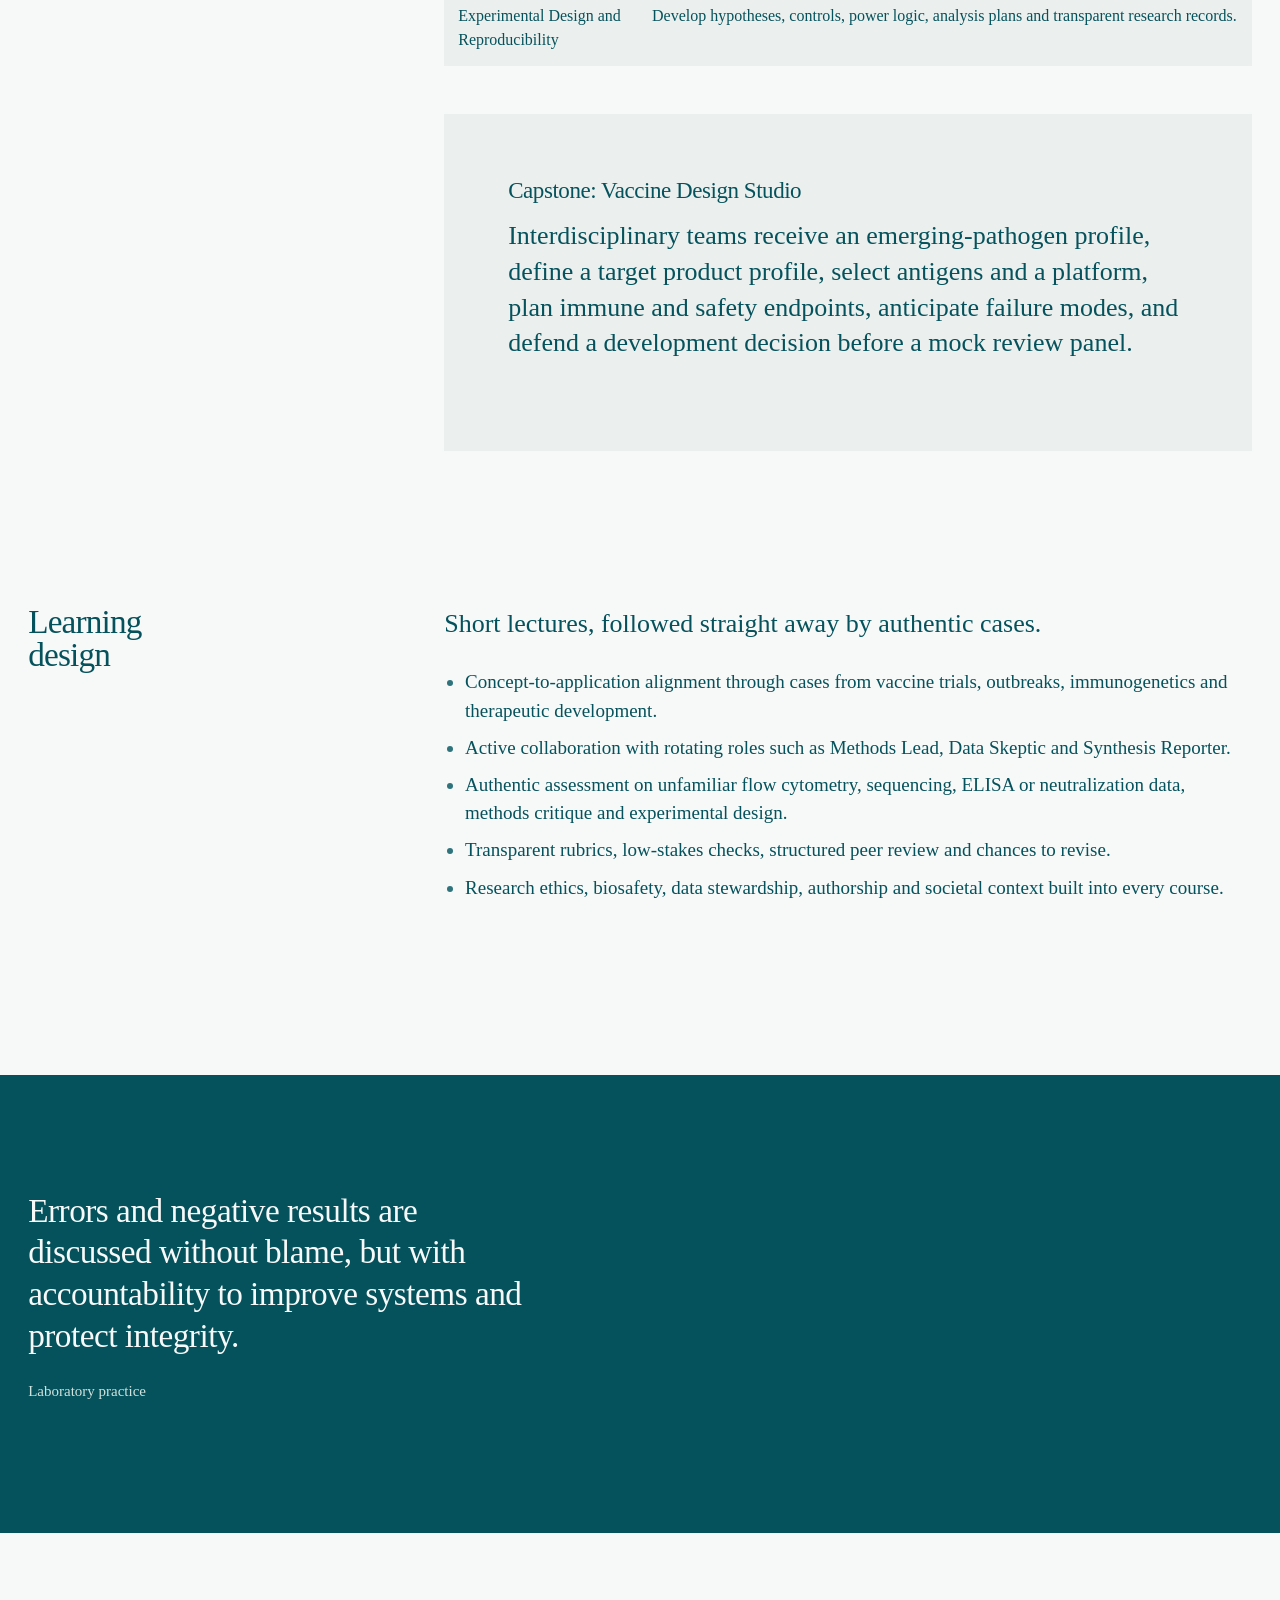
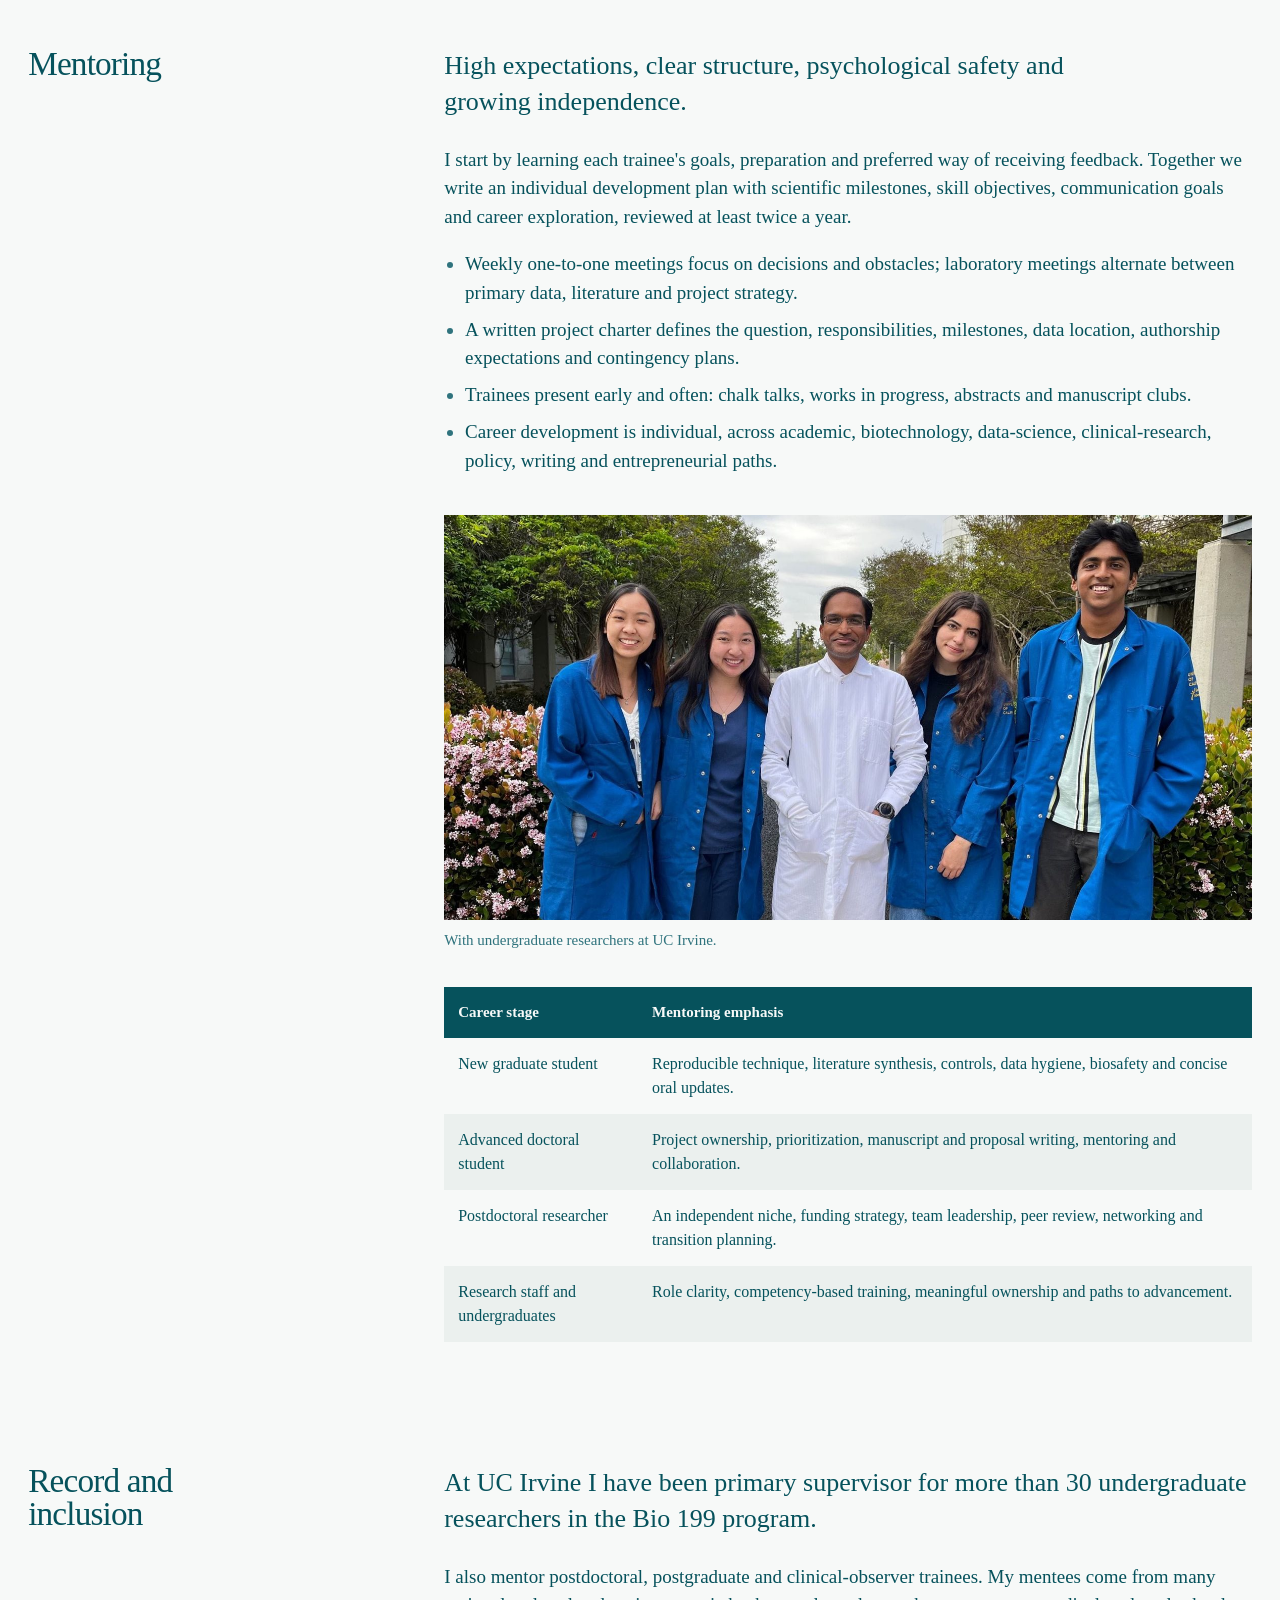
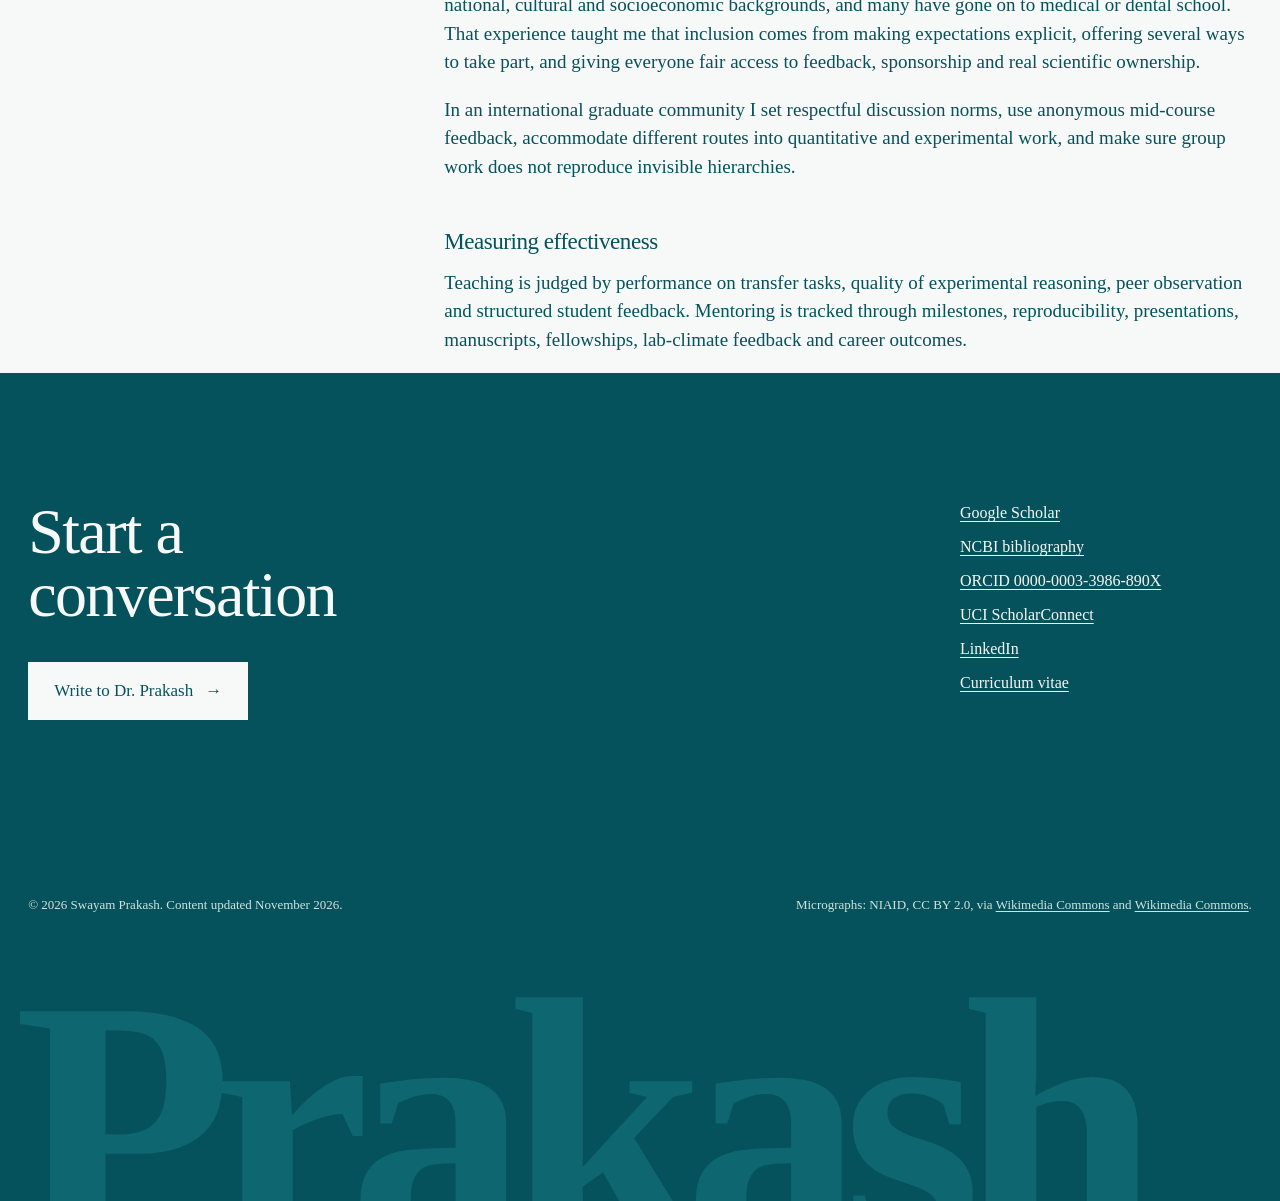
<file: teaching.html>
<!doctype html>
<html lang="en">
<head>
<meta charset="utf-8">
<meta name="viewport" content="width=device-width, initial-scale=1">
<title>Teaching and mentoring | Swayam Prakash, PhD</title>
<meta name="description" content="Teaching and mentoring philosophy of Swayam Prakash: evidence-based decision making in immunology and vaccinology, proposed graduate courses and a Vaccine Design Studio capstone.">
<meta name="author" content="Swayam Prakash">
<meta property="og:title" content="Teaching and mentoring | Swayam Prakash, PhD">
<meta property="og:description" content="Teaching and mentoring philosophy of Swayam Prakash: evidence-based decision making in immunology and vaccinology, proposed graduate courses and a Vaccine Design Studio capstone.">
<meta property="og:type" content="profile">
<meta property="og:image" content="https://www.swayamprakash.si/assets/img/portrait.jpg">
<meta property="og:url" content="https://www.swayamprakash.si/teaching.html">
<link rel="canonical" href="https://www.swayamprakash.si/teaching.html">
<link rel="icon" href="data:image/svg+xml,%3Csvg xmlns='http://www.w3.org/2000/svg' viewBox='0 0 64 64'%3E%3Crect width='64' height='64' fill='%2306525c'/%3E%3Ctext x='32' y='45' font-family='Georgia,serif' font-size='38' fill='%23f7f9f8' text-anchor='middle'%3ESP%3C/text%3E%3C/svg%3E">
<link rel="preconnect" href="https://api.fontshare.com">
<link rel="preconnect" href="https://cdn.fontshare.com" crossorigin>
<link href="https://api.fontshare.com/v2/css?f[]=erode@400,500,600&display=swap" rel="stylesheet">
<link rel="stylesheet" href="assets/style.css">
<script type="application/ld+json">{"@context": "https://schema.org", "@type": "Person", "name": "Swayam Prakash", "honorificSuffix": "MS, PhD, FACSc, FRSB", "jobTitle": "Assistant Researcher", "affiliation": {"@type": "Organization", "name": "University of California, Irvine, School of Medicine"}, "email": "swayam.immunogenetics@gmail.com", "url": "https://www.swayamprakash.si/", "sameAs": ["https://scholar.google.com/citations?user=gDxl3fYAAAAJ&hl=en", "https://orcid.org/0000-0003-3986-890X", "https://scholarconnect.uci.edu/fswayamp", "https://www.linkedin.com/in/swayam-prakash-ms-phd-frsb-b522a821a/"]}</script>
</head>
<body>
<a class="skip" href="#main">Skip to content</a>
<div class="topbar"></div>
<header class="nav">
  <a class="wordmark" href="index.html">Swayam Prakash</a>
  <nav aria-label="Main"><button class="menu-btn" type="button" aria-expanded="false">Menu</button><ul><li><a href="research.html">Research</a></li><li><a href="publications.html">Publications</a></li><li><a href="teaching.html" aria-current="page">Teaching</a></li><li><a href="cv.html">CV</a></li><li><a href="index.html#contact">Contact</a></li></ul></nav>
</header>

<main id="main">
<div class="page-hero">
  <h1 class="rise">Teaching and<br>mentoring</h1>
  <div class="row">
    <p class="lede rise">Training scientists to reason across biology, data, engineering and translation.</p>
    <a class="btn rise" href="#courses">Proposed courses <span class="arr">&darr;</span></a>
  </div>
</div>

<div class="split">
  <h2 class="rise">Philosophy</h2>
  <div class="body" data-stagger>
    <p>Students learn biomedical science most deeply when they use evidence to make consequential decisions.</p>
    <p>My goal is not only to pass on content, but to help students ask tractable questions, choose methods that can genuinely answer them, separate observation from inference, and communicate uncertainty. I organize teaching around a recurring cycle: build a minimal conceptual model, interrogate authentic data, design the next experiment, defend the decision, and revise in response to critique.</p>
    <p>Vaccine and immunotherapy development needs researchers who connect molecular mechanism with cell states, population diversity, quantitative analysis, biosafety and manufacturability. In class and in the laboratory I make those connections explicit, so students see both how knowledge is generated and how it can be translated responsibly.</p>
  </div>
</div>

<div class="split" id="courses">
  <h2 class="rise">Proposed courses</h2>
  <div class="body wide" data-stagger>
    <p>Graduate courses and modules I am prepared to teach or co-teach.</p>
    <div class="table-wrap"><table class="data">
      <thead><tr><th scope="col">Course or module</th><th scope="col">Core learning outcomes</th></tr></thead>
      <tbody>
        <tr><td>Advanced Immunology and Host-Pathogen Interactions</td><td>Integrate innate, adaptive, mucosal and tissue-resident immunity; interpret protection and immunopathology.</td></tr>
        <tr><td>Vaccines and Immunotherapeutics</td><td>Select antigens and platforms; define immune endpoints; evaluate safety and translational readiness.</td></tr>
        <tr><td>Data-Intensive Immunology</td><td>Analyze flow cytometry, serology, bulk and single-cell RNA-seq and TCR data; recognize confounding and overfitting.</td></tr>
        <tr><td>Experimental Design and Reproducibility</td><td>Develop hypotheses, controls, power logic, analysis plans and transparent research records.</td></tr>
      </tbody>
    </table></div>
    <div class="thrust">
      <h3>Capstone: Vaccine Design Studio</h3>
      <p class="q">Interdisciplinary teams receive an emerging-pathogen profile, define a target product profile, select antigens and a platform, plan immune and safety endpoints, anticipate failure modes, and defend a development decision before a mock review panel.</p>
    </div>
  </div>
</div>

<div class="split">
  <h2 class="rise">Learning design</h2>
  <div class="body" data-stagger>
    <p>Short lectures, followed straight away by authentic cases.</p>
    <ul>
      <li>Concept-to-application alignment through cases from vaccine trials, outbreaks, immunogenetics and therapeutic development.</li>
      <li>Active collaboration with rotating roles such as Methods Lead, Data Skeptic and Synthesis Reporter.</li>
      <li>Authentic assessment on unfamiliar flow cytometry, sequencing, ELISA or neutralization data, methods critique and experimental design.</li>
      <li>Transparent rubrics, low-stakes checks, structured peer review and chances to revise.</li>
      <li>Research ethics, biosafety, data stewardship, authorship and societal context built into every course.</li>
    </ul>
  </div>
</div>

<div class="band field">
  <blockquote class="rise">Errors and negative results are discussed without blame, but with accountability to improve systems and protect integrity.</blockquote>
  <p class="cite rise">Laboratory practice</p>
</div>

<div class="split">
  <h2 class="rise">Mentoring</h2>
  <div class="body" data-stagger>
    <p>High expectations, clear structure, psychological safety and growing independence.</p>
    <p>I start by learning each trainee's goals, preparation and preferred way of receiving feedback. Together we write an individual development plan with scientific milestones, skill objectives, communication goals and career exploration, reviewed at least twice a year.</p>
    <ul>
      <li>Weekly one-to-one meetings focus on decisions and obstacles; laboratory meetings alternate between primary data, literature and project strategy.</li>
      <li>A written project charter defines the question, responsibilities, milestones, data location, authorship expectations and contingency plans.</li>
      <li>Trainees present early and often: chalk talks, works in progress, abstracts and manuscript clubs.</li>
      <li>Career development is individual, across academic, biotechnology, data-science, clinical-research, policy, writing and entrepreneurial paths.</li>
    </ul>
    <figure class="fig"><img src="assets/img/trainees-uci.jpg" width="1600" height="802" alt="Swayam Prakash with four undergraduate trainees in laboratory coats outdoors" loading="lazy"><figcaption>With undergraduate researchers at UC Irvine.</figcaption></figure>
    <div class="table-wrap"><table class="data">
      <thead><tr><th scope="col">Career stage</th><th scope="col">Mentoring emphasis</th></tr></thead>
      <tbody>
        <tr><td>New graduate student</td><td>Reproducible technique, literature synthesis, controls, data hygiene, biosafety and concise oral updates.</td></tr>
        <tr><td>Advanced doctoral student</td><td>Project ownership, prioritization, manuscript and proposal writing, mentoring and collaboration.</td></tr>
        <tr><td>Postdoctoral researcher</td><td>An independent niche, funding strategy, team leadership, peer review, networking and transition planning.</td></tr>
        <tr><td>Research staff and undergraduates</td><td>Role clarity, competency-based training, meaningful ownership and paths to advancement.</td></tr>
      </tbody>
    </table></div>
  </div>
</div>

<div class="split">
  <h2 class="rise">Record and inclusion</h2>
  <div class="body" data-stagger>
    <p>At UC Irvine I have been primary supervisor for more than 30 undergraduate researchers in the Bio 199 program.</p>
    <p>I also mentor postdoctoral, postgraduate and clinical-observer trainees. My mentees come from many national, cultural and socioeconomic backgrounds, and many have gone on to medical or dental school. That experience taught me that inclusion comes from making expectations explicit, offering several ways to take part, and giving everyone fair access to feedback, sponsorship and real scientific ownership.</p>
    <p>In an international graduate community I set respectful discussion norms, use anonymous mid-course feedback, accommodate different routes into quantitative and experimental work, and make sure group work does not reproduce invisible hierarchies.</p>
    <h3>Measuring effectiveness</h3>
    <p>Teaching is judged by performance on transfer tasks, quality of experimental reasoning, peer observation and structured student feedback. Mentoring is tracked through milestones, reproducibility, presentations, manuscripts, fellowships, lab-climate feedback and career outcomes.</p>
  </div>
</div>
</main>

<footer class="close" id="footer">
  <div class="top">
    <div>
      <h2>Start a<br>conversation</h2>
      <a class="btn on-field" href="mailto:swayam.immunogenetics@gmail.com?subject=Faculty%20position%20enquiry">Write to Dr. Prakash <span class="arr">&rarr;</span></a>
    </div>
    <ul aria-label="Profiles">
      <li><a href="https://scholar.google.com/citations?user=gDxl3fYAAAAJ&hl=en" target="_blank" rel="noopener">Google Scholar</a></li>
      <li><a href="https://www.ncbi.nlm.nih.gov/myncbi/a.b.2/bibliography/public/" target="_blank" rel="noopener">NCBI bibliography</a></li>
      <li><a href="https://orcid.org/0000-0003-3986-890X" target="_blank" rel="noopener">ORCID 0000-0003-3986-890X</a></li>
      <li><a href="https://scholarconnect.uci.edu/fswayamp" target="_blank" rel="noopener">UCI ScholarConnect</a></li>
      <li><a href="https://www.linkedin.com/in/swayam-prakash-ms-phd-frsb-b522a821a/" target="_blank" rel="noopener">LinkedIn</a></li>
      <li><a href="cv.html">Curriculum vitae</a></li>
    </ul>
  </div>
  <div class="legal">
    <span>&copy; 2026 Swayam Prakash. Content updated November 2026.</span>
    <span>Micrographs: NIAID, CC BY 2.0, via <a href="https://commons.wikimedia.org/w/index.php?curid=87960895" target="_blank" rel="noopener">Wikimedia Commons</a> and <a href="https://commons.wikimedia.org/w/index.php?curid=131842045" target="_blank" rel="noopener">Wikimedia Commons</a>.</span>
  </div>
  <div class="crop" aria-hidden="true">Prakash</div>
</footer>
<script src="assets/pubs.js"></script>
<script src="assets/main.js"></script>
</body>
</html>
</file>
<file: assets/style.css>
/* Swayam Prakash - academic site. Teal on paper, Erode throughout. */
:root {
  --bg: #f7f9f8;
  --surface: #ebf0ee;
  --surface-2: #dfe8e5;
  --ink: #06525c;
  --muted: #2f737d;
  --accent: #06525c;
  --accent-ink: #f7f9f8;
  --field: #06525c;
  --field-ink: #f7f9f8;
  --field-soft: #0d6670;
  --hl-corona: #cfe3de;
  --hl-herpes: #e6efe9;
  --hl-genetics: #bcd6d0;
  --hl-global: #dde7ee;
  --hl-ai: #e9ece2;

  --m: clamp(16px, 2.2vw, 32px);
  --step-small: clamp(0.8125rem, 0.79rem + 0.1vw, 0.875rem);
  --step-body: clamp(1.0625rem, 1rem + 0.25vw, 1.1875rem);
  --step-lead: clamp(1.25rem, 1.1rem + 0.7vw, 1.625rem);
  --step-head: clamp(2rem, 1.3rem + 3.2vw, 4rem);
  --step-display: clamp(4.5rem, 13.4vw, 13.5rem);
  --ease-out: cubic-bezier(.16, 1, .3, 1);
  --font: "Erode", "Iowan Old Style", "Palatino Linotype", Georgia, serif;
}

*, *::before, *::after { box-sizing: border-box; }
html { -webkit-text-size-adjust: 100%; scroll-behavior: smooth; }
body {
  margin: 0; background: var(--bg); color: var(--ink);
  font-family: var(--font); font-size: var(--step-body); line-height: 1.5;
  font-feature-settings: "kern", "liga", "onum";
  text-rendering: optimizeLegibility; -webkit-font-smoothing: antialiased;
}
img { display: block; max-width: 100%; height: auto; }
a { color: inherit; text-decoration-thickness: 1px; text-underline-offset: 0.18em; }
a:hover { text-decoration-thickness: 2px; }
:focus-visible { outline: 3px solid var(--ink); outline-offset: 3px; }
::selection { background: var(--ink); color: var(--bg); }
h1, h2, h3, h4 { font-weight: 500; letter-spacing: -0.025em; line-height: 0.98; margin: 0; text-wrap: balance; }
p { margin: 0 0 1em; text-wrap: pretty; }
.tnum { font-variant-numeric: tabular-nums lining-nums; }
.skip { position: absolute; left: -9999px; top: 0; }
.skip:focus { left: var(--m); top: 8px; background: var(--ink); color: var(--bg); padding: 8px 14px; z-index: 50; }

/* Top bar: one thick bar, wordmark, links */
.topbar { height: 6px; background: var(--ink); }
.nav {
  display: flex; justify-content: space-between; align-items: baseline;
  padding: 20px var(--m) 0; font-size: var(--step-small); position: relative; z-index: 5;
}
.nav .wordmark { font-weight: 600; text-decoration: none; font-size: 15px; letter-spacing: 0; }
.nav ul { list-style: none; display: flex; gap: clamp(14px, 2vw, 28px); margin: 0; padding: 0; }
.nav a { text-decoration: none; font-size: 15px; }
.nav a:hover, .nav a[aria-current="page"] { text-decoration: underline; text-decoration-thickness: 2px; }
.nav .menu-btn { display: none; }

/* Hero */
.hero {
  min-height: calc(100svh - 6px); display: grid; grid-template-rows: auto 1fr auto;
  padding: 0 var(--m) 28px;
}
.hero h1 {
  font-size: clamp(3.5rem, 12.6vw, 14rem); font-weight: 500; letter-spacing: -0.045em; line-height: 0.92;
  margin-top: 11vh; display: flex; flex-wrap: wrap; column-gap: 0.24em;
}
.hero h1 .line { display: block; overflow: hidden; padding-bottom: 0.06em; }
.hero h1 .line > span { display: inline-block; }
.hero .creds { font-size: var(--step-lead); margin-top: 22px; letter-spacing: 0; line-height: 1.3; }
.hero-foot { display: flex; justify-content: space-between; align-items: end; gap: 32px; }
.hero-foot p { font-size: clamp(1.125rem, 1rem + 0.5vw, 1.375rem); max-width: 46ch; margin: 0; line-height: 1.38; }
.btn {
  display: inline-flex; align-items: center; gap: 12px; background: var(--accent); color: var(--accent-ink);
  text-decoration: none; padding: 16px 26px; font-size: 17px; font-weight: 500; border: 0; cursor: pointer;
  font-family: inherit; transition: transform .25s var(--ease-out), background-color .2s;
  white-space: nowrap;
}
.btn:hover { background: #043f47; transform: translateY(-2px); text-decoration: none; }
.btn:active { transform: translateY(0); }
.btn.on-field { background: var(--bg); color: var(--ink); }
.btn.on-field:hover { background: #fff; }
.btn .arr { transition: transform .25s var(--ease-out); }
.btn:hover .arr { transform: translateX(4px); }

/* Sections */
section { padding: clamp(96px, 12vw, 200px) var(--m) 0; }
.sec-title { font-size: var(--step-head); max-width: 18ch; }

/* About: side facts + wide paragraph */
.about-row { display: grid; grid-template-columns: 34% 1fr; column-gap: 0; }
.facts { display: grid; gap: 20px; align-content: start; font-size: 15px; max-width: 220px; }
.facts dt { color: var(--muted); }
.facts dd { margin: 2px 0 0; }
.about-para { font-size: clamp(1.25rem, 1.7vw, 1.625rem); line-height: 1.38; max-width: 40em; }
.about-para p { margin-bottom: 0.8em; }
.about-head { grid-column: 2; margin-bottom: 40px; }
.record { margin-top: 120px; }
.record .label { font-size: 15px; }
.record-lists { display: grid; grid-template-columns: repeat(2, minmax(0, 1fr)); gap: 64px; max-width: 920px; }
.record-lists h3 { font-size: 15px; font-weight: 600; letter-spacing: 0; line-height: 1.4; margin-bottom: 12px; }
.record-lists ul { list-style: none; margin: 0; padding: 0; font-size: 15px; }
.record-lists li { display: flex; justify-content: space-between; gap: 18px; padding: 6px 0; line-height: 1.35; }
.record-lists li span:last-child { color: var(--muted); white-space: nowrap; }

/* Numbers */
.numbers { display: grid; grid-template-columns: repeat(4, 1fr); gap: 32px; margin-top: 64px; }
.numbers .n { font-size: clamp(3.25rem, 7.4vw, 7.5rem); letter-spacing: -0.045em; line-height: 0.9; font-weight: 500; }
.numbers p { font-size: 15px; margin-top: 14px; max-width: 24ch; }
.numbers-note { font-size: 15px; color: var(--muted); margin-top: 40px; }

/* Field band */
.field { background: var(--field); color: var(--field-ink); }
.field a { color: var(--field-ink); }
.field .muted { color: #bcd6d0; }

/* Poster list */
.poster { padding-bottom: clamp(80px, 9vw, 140px); margin-top: clamp(96px, 12vw, 200px); }
.poster .sec-title { margin-bottom: 64px; }
.poster ol { list-style: none; margin: 0; padding: 0; }
.poster li a {
  display: flex; justify-content: space-between; align-items: baseline; gap: 32px; text-decoration: none;
  padding: 0.06em 0;
}
.poster li .w {
  font-size: clamp(3rem, 7.6vw, 8rem); font-weight: 500; letter-spacing: -0.045em; line-height: 0.98;
  text-transform: lowercase; transition: color .2s, transform .35s var(--ease-out);
}
.poster li .d { font-size: 18px; max-width: 34ch; text-align: right; line-height: 1.35; }
.poster li a:hover .w, .poster li a:focus-visible .w { color: #9fd4cc; transform: translateX(10px); }
.poster .after { margin-top: 56px; display: flex; justify-content: space-between; gap: 32px; align-items: end; flex-wrap: wrap; }
.poster .after p { max-width: 52ch; font-size: 18px; margin: 0; }

/* Picture band */
.pictures { display: grid; grid-template-columns: 7fr 5fr; gap: var(--m); align-items: start; }
.pictures figure { margin: 0; }
.pictures figcaption { font-size: 15px; margin-top: 12px; max-width: 52ch; }
.pictures .big img { width: 100%; aspect-ratio: 4 / 3; object-fit: cover; }
.pictures .stack { display: grid; gap: var(--m); }
.pictures .stack img { width: 100%; aspect-ratio: 4 / 3; object-fit: cover; }
.slowzoom { overflow: hidden; }
.slowzoom img { transform: scale(1.06); transition: transform 6s var(--ease-out); }
.slowzoom.in img { transform: scale(1); }

/* Book-spine shelf */
.shelf-head { display: flex; align-items: baseline; gap: 32px; flex-wrap: wrap; margin-bottom: 32px; }
.shelf-head h2 { font-size: 28px; letter-spacing: -0.02em; }
.shelf-head p { font-size: 15px; margin: 0; max-width: 64ch; }
.shelf { display: flex; gap: 6px; overflow-x: auto; padding-bottom: 8px; scrollbar-width: thin; }
.spine {
  flex: 1 0 34px; min-width: 34px; height: 440px; writing-mode: vertical-rl; text-decoration: none;
  background: var(--surface); display: flex; justify-content: space-between; align-items: center;
  padding: 14px 0; font-size: 15px; line-height: 1.1; transition: background-color .2s, color .2s, transform .3s var(--ease-out);
}
.spine .t { overflow: hidden; text-overflow: ellipsis; white-space: nowrap; max-height: 330px; }
.spine .y { font-variant-numeric: tabular-nums; padding: 8px 0; }
.spine[data-th="corona"] { background: var(--hl-corona); }
.spine[data-th="herpes"] { background: var(--hl-herpes); }
.spine[data-th="genetics"] { background: var(--hl-genetics); }
.spine[data-th="global"] { background: var(--hl-global); }
.spine:hover, .spine:focus-visible { background: var(--ink); color: var(--bg); transform: translateY(-8px); }
.shelf-key { display: flex; gap: 22px; flex-wrap: wrap; font-size: 15px; margin-top: 18px; }
.shelf-key span::before { content: ""; display: inline-block; width: 14px; height: 14px; margin-right: 8px; vertical-align: -2px; background: var(--c); }
.shelf-more { margin-top: 40px; }

/* Recognition table */
.rec-head { font-size: clamp(2.25rem, 5vw, 4.5rem); max-width: none; }
.rec-head .l2 { display: block; padding-left: calc(100% / 12 * 2); }
table.rec { width: 100%; border-collapse: collapse; margin-top: 72px; font-size: 16.5px; }
table.rec td, table.rec th { padding: 14px 12px; vertical-align: top; text-align: left; font-weight: 400; }
table.rec thead th { font-size: 15px; color: var(--muted); padding-bottom: 10px; }
table.rec tbody tr:nth-child(odd) { background: var(--surface); }
table.rec td.yr { width: 12%; font-variant-numeric: tabular-nums; }
table.rec td.ttl { width: 38%; }
table.rec td.body { width: 32%; }
table.rec td.role { width: 18%; text-align: right; }
table.rec tr.gap td { padding: 10px; background: var(--bg); }

/* Contact display rows */
.contact { padding-left: 0; padding-right: 0; }
.contact h2 { padding: 0 var(--m); margin-bottom: 40px; }
.rows a, .rows div.row { display: flex; align-items: flex-end; justify-content: space-between; gap: 24px; text-decoration: none;
  font-size: clamp(1.75rem, 4.4vw, 4.25rem); line-height: 1; letter-spacing: -0.03em; padding: 46px var(--m) 22px; min-height: 130px; }
.rows > *:nth-child(odd) { background: var(--surface); }
.rows > *:nth-child(even) { background: var(--surface-2); }
.rows .small { font-size: 15px; letter-spacing: 0; color: var(--muted); white-space: nowrap; }
.rows a:hover .main { text-decoration: underline; text-decoration-thickness: 2px; }
.rows .greet { background: var(--field) !important; color: var(--field-ink); }
.rows .round { width: 0.9em; height: 0.9em; border-radius: 50%; background: var(--bg); color: var(--ink); display: inline-grid; place-items: center; font-size: 1em; transition: transform .3s var(--ease-out); flex: none; }
.rows .round svg { width: 42%; height: 42%; }
.rows a.greet:hover .round { transform: translateX(8px) rotate(-45deg); }
.rows .main { overflow-wrap: anywhere; }

/* Footer */
footer.close { background: var(--field); color: var(--field-ink); overflow: hidden; position: relative; padding: clamp(80px, 10vw, 140px) var(--m) 0; min-height: 92svh; display: flex; flex-direction: column; }
footer.close .top { display: grid; grid-template-columns: 7fr 2fr 3fr; gap: var(--m); }
footer.close h2 { font-size: clamp(2.5rem, 5vw, 5rem); margin-bottom: 36px; }
footer.close ul { grid-column: 3; list-style: none; padding: 0; margin: 0; display: grid; gap: 10px; font-size: 16px; align-content: start; }
footer.close a { color: var(--field-ink); }
footer.close .legal { margin-top: auto; display: flex; justify-content: space-between; gap: 20px; flex-wrap: wrap; font-size: 13px; padding-top: 80px; position: relative; z-index: 2; color: #cfe3de; }
footer.close .legal a { color: #cfe3de; }
footer.close .crop { font-size: clamp(9rem, 28vw, 30rem); line-height: 0.8; font-weight: 600; letter-spacing: -0.06em; white-space: nowrap; transform: translateY(24%); margin-left: -0.04em; color: var(--field-soft); user-select: none; }
footer.close .crop span { color: #0f7480; }

/* Inner pages */
.page-hero { padding: clamp(64px, 12vh, 140px) var(--m) clamp(48px, 7vw, 96px); }
.page-hero h1 { font-size: clamp(3.5rem, 10vw, 10rem); letter-spacing: -0.05em; line-height: 0.88; }
.page-hero .lede { font-size: var(--step-lead); max-width: 44ch; margin-top: 36px; line-height: 1.35; }
.page-hero .row { display: flex; justify-content: space-between; align-items: end; gap: 40px; flex-wrap: wrap; }

.split { display: grid; grid-template-columns: 34% 1fr; padding: clamp(72px, 9vw, 140px) var(--m) 0; }
.split > h2 { font-size: clamp(1.75rem, 2.6vw, 2.75rem); position: sticky; top: 28px; align-self: start; padding-right: 32px; max-width: 14ch; }
.split .body { max-width: 46em; min-width: 0; }
.cv-sec > div, .about-para, .record-lists { min-width: 0; }
.split .body > p:first-child { font-size: var(--step-lead); line-height: 1.38; }
.split .body h3 { font-size: clamp(1.375rem, 1.8vw, 1.75rem); margin: 48px 0 14px; letter-spacing: -0.02em; line-height: 1.1; }
.split .body ul { padding-left: 1.1em; margin: 0 0 1em; }
.split .body li { margin-bottom: 0.45em; }
.split .body li::marker { color: var(--muted); }
.split .wide { max-width: none; }

table.data { width: 100%; border-collapse: collapse; font-size: 16px; margin: 28px 0 8px; }
table.data th, table.data td { text-align: left; vertical-align: top; padding: 14px 14px; }
table.data thead th { font-weight: 600; font-size: 15px; background: var(--ink); color: var(--bg); }
table.data tbody tr:nth-child(even) { background: var(--surface); }
table.data td:first-child { font-weight: 500; width: 24%; }
.table-wrap { overflow-x: auto; }

.thrust { background: var(--surface); padding: clamp(40px, 5vw, 72px); margin: 40px 0; }
.thrust h3 { margin-top: 0 !important; }
.thrust .q { font-size: var(--step-lead); line-height: 1.38; }

.band { margin-top: clamp(96px, 12vw, 180px); }
.band.field { padding: clamp(80px, 9vw, 140px) var(--m); }
.band blockquote { margin: 0; font-size: clamp(1.5rem, 2.6vw, 2.25rem); line-height: 1.25; max-width: 30ch; letter-spacing: -0.015em; }
.band .cite { font-size: 15px; margin-top: 24px; color: #cfe3de; }
.band-grid { display: grid; grid-template-columns: 1fr 1fr; gap: var(--m); align-items: center; }
.band-grid img { width: 100%; aspect-ratio: 3 / 2; object-fit: cover; }

/* Publications explorer */
.pub-metrics { display: grid; grid-template-columns: repeat(4, 1fr); gap: 32px; padding: 0 var(--m); }
.pub-metrics .n { font-size: clamp(2.75rem, 6vw, 6rem); letter-spacing: -0.045em; line-height: 0.9; font-weight: 500; }
.pub-metrics p { font-size: 15px; margin-top: 12px; }
.pub-src { padding: 28px var(--m) 0; font-size: 15px; color: var(--muted); max-width: 90ch; }
.explorer { padding: clamp(64px, 8vw, 120px) var(--m) 0; }
.explorer h2 { font-size: var(--step-head); margin-bottom: 32px; }
.controls { display: grid; gap: 18px; background: var(--surface); padding: 24px; position: sticky; top: 0; z-index: 4; }
.controls .grp { display: flex; flex-wrap: wrap; gap: 8px; align-items: center; }
.controls .grp > span { font-size: 15px; min-width: 88px; }
.chip {
  font-family: inherit; font-size: 15px; padding: 9px 16px; background: var(--bg); color: var(--ink); border: 0; cursor: pointer;
  transition: background-color .15s, color .15s, transform .2s var(--ease-out);
}
.chip:hover { background: var(--surface-2); }
.chip:active { transform: scale(0.97); }
.chip[aria-pressed="true"] { background: var(--ink); color: var(--bg); }
.chip .c { font-variant-numeric: tabular-nums; opacity: 0.85; margin-left: 6px; }
.search { display: flex; gap: 12px; align-items: center; flex-wrap: wrap; }
.search label { font-size: 15px; min-width: 88px; }
.search input {
  font-family: inherit; font-size: 17px; padding: 10px 14px; border: 2px solid var(--ink); background: var(--bg); color: var(--ink);
  width: min(520px, 100%); border-radius: 0;
}
.search input::placeholder { color: var(--muted); }
.status { font-size: 15px; margin: 28px 0 8px; }
.pub-year { display: grid; grid-template-columns: 160px 1fr; gap: 0 32px; padding-top: 36px; }
.pub-year h3 { font-size: clamp(2rem, 3.4vw, 3.25rem); letter-spacing: -0.04em; font-variant-numeric: tabular-nums lining-nums; position: sticky; top: 210px; align-self: start; }
.pub-year ol { list-style: none; margin: 0; padding: 0; }
.pub { padding: 18px 20px; font-size: 16.5px; line-height: 1.45; }
.pub:nth-child(odd) { background: var(--surface); }
.pub .ti { font-weight: 600; display: block; margin-bottom: 4px; font-size: 17.5px; line-height: 1.32; }
.pub .au { display: block; }
.pub .au b { font-weight: 600; text-decoration: underline; text-decoration-thickness: 2px; text-underline-offset: 0.16em; }
.pub .meta { display: flex; flex-wrap: wrap; gap: 6px 18px; margin-top: 6px; font-size: 15px; }
.pub .meta i { font-style: italic; }
.pub .tag { color: var(--muted); }
.pub .tag.lead { color: var(--ink); font-weight: 600; }
.empty { padding: 48px 20px; background: var(--surface); font-size: var(--step-lead); }

/* CV page */
.cv { padding: 0 var(--m); }
.cv-sec { display: grid; grid-template-columns: 34% 1fr; padding-top: clamp(56px, 6vw, 96px); }
.cv-sec > h2 { font-size: clamp(1.5rem, 2.2vw, 2.25rem); padding-right: 32px; }
.cv-list { list-style: none; margin: 0; padding: 0; }
.cv-list li { display: grid; grid-template-columns: 150px 1fr; gap: 24px; padding: 14px 16px; font-size: 16.5px; }
.cv-list li:nth-child(odd) { background: var(--surface); }
.cv-list .when { font-variant-numeric: tabular-nums; color: var(--muted); }
.cv-list .what b { font-weight: 600; }
.cv-cols { columns: 2; column-gap: 48px; font-size: 16px; }
.cv-cols p { break-inside: avoid; }

/* Entrances (only when JS runs) */
.js .rise { opacity: 0; transform: translateY(24px); transition: opacity .8s var(--ease-out), transform .9s var(--ease-out); transition-delay: var(--d, 0ms); }
.js .rise.in { opacity: 1; transform: none; }
.js .hero h1 .line > span { transform: translateY(105%); transition: transform 1s var(--ease-out); }
.js .hero h1 .line:nth-child(2) > span { transition-delay: 110ms; }
.js .hero.ready h1 .line > span { transform: none; }
.js .hero .fade { opacity: 0; transform: translateY(14px); transition: opacity .8s var(--ease-out) .5s, transform .8s var(--ease-out) .5s; }
.js .hero.ready .fade { opacity: 1; transform: none; }


/* CV extras */
.cv-lede { font-size: var(--step-lead); line-height: 1.38; max-width: 40em; }
.cv-note { font-size: 15px; color: var(--muted); margin-bottom: 16px; }
.cv-pubs { margin: 0; padding-left: 2.6em; font-size: 15.5px; line-height: 1.5; }
.cv-pubs li { padding: 8px 0 8px 6px; }
.cv-pubs li::marker { color: var(--muted); font-variant-numeric: tabular-nums; }
.cv-pubs b { font-weight: 600; }
.cv-pubs a { overflow-wrap: anywhere; }


.about-side { display: grid; gap: 32px; align-content: start; padding-right: 40px; }
.portrait { margin: 0; max-width: 260px; }
.portrait img { width: 100%; aspect-ratio: 1074 / 1210; object-fit: cover; }
@media (prefers-reduced-motion: reduce) {
  html { scroll-behavior: auto; }
  .js .rise, .js .hero .fade, .js .hero h1 .line > span { opacity: 1 !important; transform: none !important; transition: none !important; }
  .slowzoom img { transform: none; transition: none; }
  .btn, .chip, .spine, .poster li .w { transition: none; }
}

/* Tablet */
@media (max-width: 1024px) {
  .shelf { flex-wrap: wrap; overflow: visible; gap: 10px; }
  .hero { min-height: auto; padding-top: 0; }
  .hero-foot { margin-top: 72px; }
  .numbers, .pub-metrics { grid-template-columns: repeat(2, 1fr); row-gap: 48px; }
  .poster li .d { font-size: 16px; max-width: 26ch; }
}

/* Phone */
@media (max-width: 720px) {
  .nav { padding-top: 16px; }
  .nav ul { display: none; }
  .nav ul.open { display: grid; position: absolute; top: 48px; right: var(--m); left: var(--m); background: var(--ink); padding: 20px; gap: 14px; box-shadow: 0 18px 40px rgba(6, 82, 92, .25); } /* taste-skill-ignore: open menu overlay */
  .nav ul.open a { color: var(--bg); font-size: 19px; }
  .nav .menu-btn { display: inline-block; background: none; border: 0; color: var(--ink); font: inherit; font-size: 15px; padding: 6px 0; cursor: pointer; text-decoration: underline; }
  .hero { min-height: calc(100svh - 6px); padding-bottom: 20px; }
  .hero h1 { font-size: 21vw; line-height: 0.9; margin-top: 12vh; }
  .hero .creds { font-size: 18px; }
  .hero-foot { flex-direction: column; align-items: stretch; gap: 20px; }
  .hero-foot p { font-size: 17px; }
  .btn { justify-content: center; }
  .about-row, .split, .cv-sec { grid-template-columns: 1fr; }
  .about-head { grid-column: 1; }
  .about-para { font-size: 19px; order: -1; margin-bottom: 36px; }
  .facts { grid-template-columns: 1fr 1fr; max-width: none; font-size: 14px; }
  .record { margin-top: 64px; }
  .record-lists { grid-template-columns: 1fr; gap: 40px; }
  .numbers, .pub-metrics { grid-template-columns: 1fr 1fr; gap: 36px 20px; }
  .poster li a { display: block; padding-bottom: 22px; }
  .poster li .w { font-size: 12vw; display: block; }
  .poster li .d { text-align: left; font-size: 15px; display: block; margin-top: 6px; }
  .pictures, .band-grid { grid-template-columns: 1fr; }
  .shelf { flex-wrap: wrap; overflow: visible; gap: 10px 10px; }
  .spine { writing-mode: horizontal-tb; height: auto; flex: 1 1 100%; justify-content: space-between; padding: 12px 14px; font-size: 16px; }
  .spine .t { white-space: normal; max-height: none; }
  .spine .y { padding: 0 0 0 12px; }
  .rec-head { font-size: 11vw; }
  .rec-head .l2 { padding-left: 0; }
  table.rec thead { display: none; }
  table.rec, table.rec tbody, table.rec tr, table.rec td { display: block; width: auto !important; }
  table.rec tr { padding: 14px 16px; }
  table.rec td { padding: 2px 0; text-align: left !important; }
  table.rec td.yr:empty { display: none; }
  table.rec td.yr { font-size: 22px; }
  table.rec td.body, table.rec td.role { color: var(--muted); font-size: 15px; display: inline; }
  table.rec td.role::before { content: " / "; }
  table.rec tr.gap { display: none; }
  .rows a, .rows div.row { font-size: 7.2vw; min-height: 84px; padding: 34px var(--m) 16px; flex-wrap: wrap; }
  .rows .small { white-space: normal; flex-basis: 100%; }
  .rows .round { width: 56px; height: 56px; font-size: 24px; }
  footer.close .top { grid-template-columns: 1fr; }
  footer.close ul { grid-column: 1; display: flex; flex-wrap: wrap; gap: 10px 20px; font-size: 15px; margin-top: 40px; }
  footer.close h2 { font-size: 11vw; }
  footer.close .btn { width: 100%; }
  footer.close .crop { font-size: 29vw; }
  .spine:nth-child(n+11) { display: none; }
  .about-side { padding-right: 0; margin-bottom: 36px; }
  .portrait { max-width: 220px; }
  .split > h2 { position: static; margin-bottom: 24px; }
  .pub-year { grid-template-columns: 1fr; }
  .pub-year h3 { position: static; margin-bottom: 12px; }
  .controls { position: static; padding: 18px; }
  .controls .grp > span, .search label { min-width: 0; flex-basis: 100%; }
  .cv-list li { grid-template-columns: 1fr; gap: 4px; }
  .cv-cols { columns: 1; }
  .thrust { padding: 28px 20px; }
  table.data td:first-child { width: auto; }
}

@media print {
  @page { size: Letter; }
  .nav, .topbar, footer.close, .no-print, .controls, .skip { display: none !important; }
  body { background: #fff; font-size: 9.5pt; line-height: 1.38; }
  .js .rise { opacity: 1 !important; transform: none !important; }
  .page-hero { padding: 0 0 8pt; min-height: 0; }
  .page-hero h1 { font-size: 24pt; margin: 0 0 6pt; letter-spacing: -0.02em; }
  .page-hero .row { display: block; }
  .page-hero .lede { font-size: 10.5pt; max-width: none; line-height: 1.4; }
  .cv { padding: 0; }
  .cv-sec { padding-top: 10pt; grid-template-columns: 1fr; break-inside: auto; }
  .cv-sec > h2 { font-size: 12pt; padding: 0 0 4pt; border-bottom: 1.2pt solid #06525c; margin-bottom: 4pt; break-after: avoid; }
  .cv-lede { font-size: 10pt; max-width: none; }
  .cv-list li { font-size: 9.2pt; padding: 2.5pt 6pt; grid-template-columns: 70pt 1fr; gap: 10pt; break-inside: avoid; }
  .cv-sec p { font-size: 9.2pt; margin: 0 0 4pt; }
  .cv-pubs { font-size: 8.6pt; line-height: 1.35; padding-left: 2.4em; }
  .cv-pubs li { padding: 1.5pt 0 1.5pt 3pt; break-inside: avoid; }
  .cv-note { font-size: 8.6pt; margin-bottom: 4pt; }
  a { text-decoration: none; color: inherit; }
}

/* Photographs within sections */
.banner { margin: 0 var(--m); }
.banner img { width: 100%; height: auto; aspect-ratio: 1347 / 474; object-fit: cover; display: block; }
.split .body figure { margin: 0; }
.split .body figure img { width: 100%; height: auto; display: block; }
.split .body figcaption { font-size: 15px; line-height: 1.4; margin-top: 10px; color: var(--muted); max-width: 60ch; }
.fig { margin: 40px 0 8px !important; }
.fig-row { display: grid; gap: 20px; margin: 36px 0 8px; align-items: start; }
.fig-row.two { grid-template-columns: 1fr 1fr; }
.fig-row.three { grid-template-columns: repeat(3, 1fr); }
.fig-row img { aspect-ratio: 4 / 3; object-fit: cover; object-position: 50% 30%; }
.fig-side { float: right; width: min(34%, 260px); margin: 6px 0 16px 28px !important; }
.split .body h3 { clear: none; }
@media (max-width: 760px) {
  .fig-row.two, .fig-row.three { grid-template-columns: 1fr; }
  .fig-side { float: none; width: 100%; max-width: 360px; margin: 24px 0 8px !important; }
}
@media print { .banner, .fig, .fig-row, .fig-side { display: none !important; } }

/* Contact heading with portrait */
.contact-head { display: grid; grid-template-columns: 1fr min(30vw, 340px); gap: 40px; align-items: end; padding: 0 var(--m); margin-bottom: 40px; }
.contact-head h2 { padding: 0 !important; margin-bottom: 20px !important; }
.contact-head p { font-size: var(--step-lead); line-height: 1.38; max-width: 36ch; margin: 0; }
.contact-head figure { margin: 0; }
.contact-head img { width: 100%; height: auto; aspect-ratio: 3 / 4; object-fit: cover; object-position: 50% 30%; display: block; }
@media (max-width: 760px) {
  .contact-head { grid-template-columns: 1fr; gap: 24px; }
  .contact-head figure { max-width: 300px; }
}
.fig-side.sq { width: min(30%, 240px); }

/* Featured photograph on the home page */
.feature { margin: clamp(56px, 7vw, 110px) var(--m) 0; }
.feature img { width: 100%; height: auto; aspect-ratio: 16 / 9; object-fit: cover; object-position: 50% 45%; display: block; }
.feature figcaption { font-size: 15px; line-height: 1.4; margin-top: 12px; color: var(--muted); max-width: 70ch; }
@media (max-width: 760px) { .feature img { aspect-ratio: 4 / 3; } }
@media print { .feature { display: none !important; } }
.band-grid figure figcaption { font-size: 15px; line-height: 1.4; margin-top: 12px; color: var(--muted); max-width: 60ch; }
</file>
